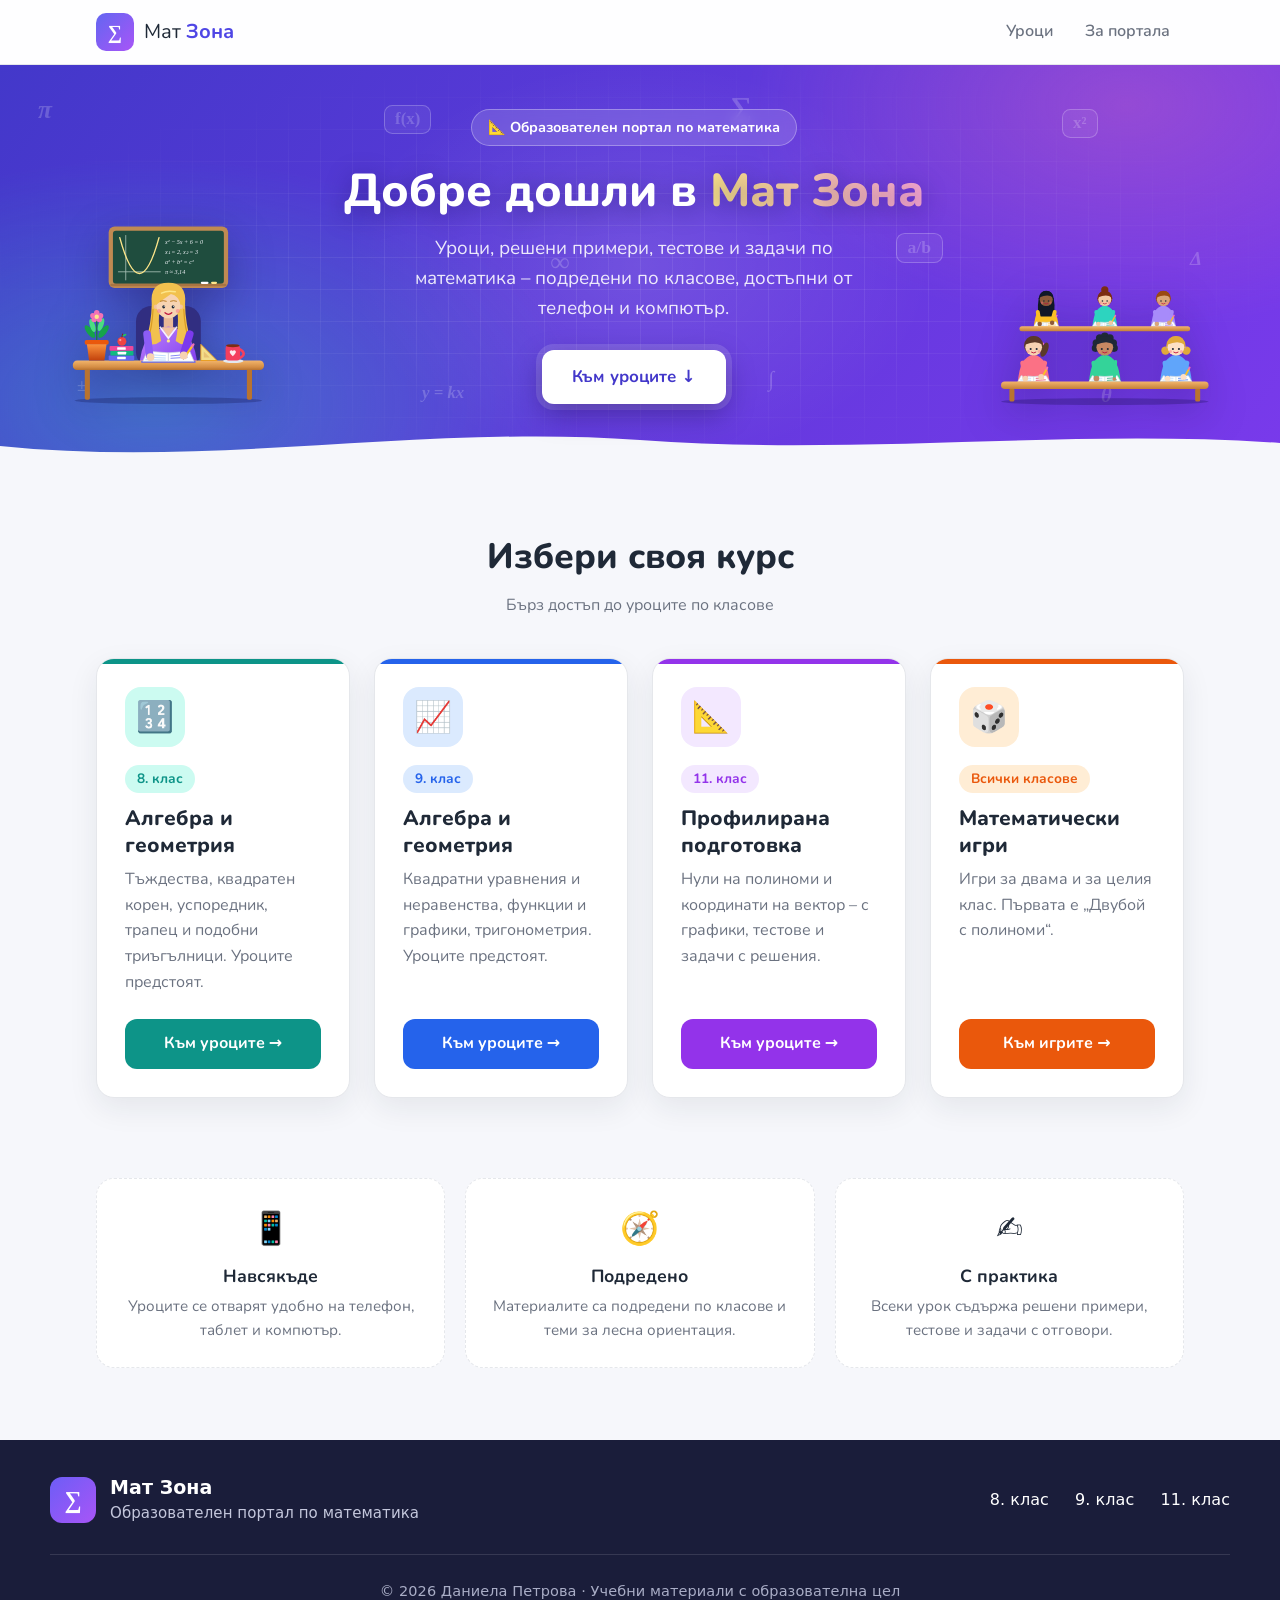
<file: index.html>
<!DOCTYPE html>
<html lang="bg">
<head>
<meta charset="UTF-8">
<meta name="viewport" content="width=device-width, initial-scale=1">
<meta name="theme-color" content="#4f46e5">
<meta name="description" content="Мат Зона – уроци по математика за 8., 9. и 11. клас: теория, решени примери, тестове, задачи и математически игри.">
<title>Мат Зона — Уроци по математика</title>
<link rel="preconnect" href="https://fonts.googleapis.com">
<link rel="preconnect" href="https://fonts.gstatic.com" crossorigin>
<link href="https://fonts.googleapis.com/css2?family=Nunito:wght@400;600;700;800&display=swap" rel="stylesheet">
<link rel="stylesheet" href="math.css?v=20261126m">
<link rel="stylesheet" href="footer.css?v=20261126m">
<link rel="icon" href="data:image/svg+xml,<svg xmlns='http://www.w3.org/2000/svg' viewBox='0 0 100 100'><text y='.9em' font-size='90'>∑</text></svg>">
</head>
<body class="home">
  <header class="site-header">
    <div class="container header-inner">
      <a href="./" class="logo" aria-label="Мат Зона — начало">
        <span class="logo-mark" aria-hidden="true">∑</span>
        <span class="logo-text">Мат <strong>Зона</strong></span>
      </a>
      <nav class="main-nav" aria-label="Основна навигация">
        <a href="#uroci">Уроци</a>
        <a href="#za-portala">За портала</a>
      </nav>
    </div>
  </header>

  <main>
    <section class="hero">
      <div class="hero-bg" aria-hidden="true">
        <span class="sym" style="--x:3%;--y:8%;--s:1.6rem;--t:9s;--d:-0s;--r:-8deg">π</span>
        <span class="sym sym--chip" style="--x:30%;--y:10%;--s:1.05rem;--t:11s;--d:-1.7s;--r:6deg">f(x)</span>
        <span class="sym" style="--x:57%;--y:7%;--s:1.9rem;--t:13s;--d:-3.4s;--r:4deg">∑</span>
        <span class="sym sym--chip" style="--x:83%;--y:11%;--s:1.05rem;--t:10s;--d:-5.1s;--r:-6deg">x²</span>
        <span class="sym" style="--x:15%;--y:44%;--s:1.3rem;--t:12s;--d:-6.8s;--r:7deg">√x</span>
        <span class="sym" style="--x:43%;--y:46%;--s:1.7rem;--t:9.5s;--d:-8.5s;--r:-5deg">∞</span>
        <span class="sym sym--chip" style="--x:70%;--y:42%;--s:1.1rem;--t:14s;--d:-0.2s;--r:5deg">a/b</span>
        <span class="sym" style="--x:93%;--y:46%;--s:1.2rem;--t:12.5s;--d:-1.9s;--r:-7deg">Δ</span>
        <span class="sym" style="--x:6%;--y:78%;--s:1.1rem;--t:15s;--d:-3.6s;--r:10deg">±</span>
        <span class="sym" style="--x:33%;--y:80%;--s:1.05rem;--t:11.5s;--d:-5.3s;--r:3deg">y = kx</span>
        <span class="sym" style="--x:60%;--y:76%;--s:1.35rem;--t:10.5s;--d:-7s;--r:-4deg">∫</span>
        <span class="sym" style="--x:86%;--y:80%;--s:1.3rem;--t:16s;--d:-8.7s;--r:-10deg">θ</span>
      </div>
      <div class="container hero-inner">
        <div class="hero-art hero-art--teacher" role="img" aria-label="Руса учителка пише в тетрадка на бюро с купчина тетрадки, пред дъска с формули">
<svg viewBox="0 -40 240 212" xmlns="http://www.w3.org/2000/svg" aria-hidden="true" focusable="false">
<defs>
<linearGradient id="tBlouse" x1="0" y1="0" x2="1" y2="1"><stop offset="0" stop-color="#c084fc"/><stop offset="1" stop-color="#7c3aed"/></linearGradient>
<linearGradient id="tDesk" x1="0" y1="0" x2="0" y2="1"><stop offset="0" stop-color="#f3b56b"/><stop offset=".7" stop-color="#d48d44"/><stop offset="1" stop-color="#b9732f"/></linearGradient>
<linearGradient id="tPot" x1="0" y1="0" x2="0" y2="1"><stop offset="0" stop-color="#fb923c"/><stop offset="1" stop-color="#c2410c"/></linearGradient>
</defs>
<ellipse cx="120" cy="167" rx="110" ry="4" fill="#0f0a3c" opacity=".25"/>
<rect x="22" y="128" width="6" height="38" rx="2" fill="#b9732f"/>
<rect x="212" y="128" width="6" height="38" rx="2" fill="#b9732f"/>
<!-- дъска с формули -->
<rect x="50" y="-37" width="140" height="72" rx="7" fill="#c08a52"/>
<rect x="55" y="-32" width="130" height="62" rx="3.5" fill="#1f4d3e"/>
<g stroke="#cfe3da" stroke-width="1" opacity=".75"><line x1="61" y1="16" x2="111" y2="16"/><line x1="70" y1="-27" x2="70" y2="26"/></g>
<path class="t-line" d="M63 -24 Q86 60 109 -24" fill="none" stroke="#fde68a" stroke-width="1.6" stroke-linecap="round"/>
<circle class="t-dot" cx="81" cy="16" r="1.9" fill="#fb7185"/><circle class="t-dot" cx="91" cy="16" r="1.9" fill="#fb7185"/>
<g font-family="Georgia,'Times New Roman',serif" font-style="italic" font-size="7.2" fill="#f1f5f9">
<text x="116" y="-17">x² − 5x + 6 = 0</text><text x="116" y="-5">x₁ = 2,  x₂ = 3</text>
<text x="116" y="7">a² + b² = c²</text><text x="116" y="19">π ≈ 3,14</text></g>
<rect x="52" y="30" width="136" height="3" rx="1.5" fill="#a87442"/>
<rect x="158" y="27.6" width="9" height="2.6" rx="1.2" fill="#fff"/><rect x="170" y="27.6" width="7" height="2.6" rx="1.2" fill="#fde68a"/>
<!-- стол и тяло -->
<rect x="82" y="56" width="76" height="72" rx="18" fill="#312e81"/>
<rect x="114.5" y="68" width="11" height="16" rx="3" fill="#eab896"/>
<path d="M86 128 Q88 84 120 80 Q152 84 154 128Z" fill="url(#tBlouse)"/>
<path d="M112 81 L120 93 L128 81Z" fill="#f2c29e"/>
<path d="M110 80.5 L120 94 L130 80.5" stroke="#fff" stroke-width="2" fill="none" stroke-linejoin="round" opacity=".9"/>
<circle cx="120" cy="97" r="1.9" fill="#fde68a"/>
<!-- глава с дълга руса коса -->
<g class="t-head">
<path d="M120 29 Q98 29 100.5 54 Q100 78 93 99 Q103 104 111.5 97 Q108 82 109 66 L131 66 Q132 82 128.5 97 Q137 104 147 99 Q140 78 139.5 54 Q142 29 120 29Z" fill="#f2c14e"/>
<path d="M102 60 Q101 82 95.5 97" stroke="#d99b22" stroke-width="1.4" fill="none" stroke-linecap="round"/>
<path d="M138 60 Q139 82 144.5 97" stroke="#d99b22" stroke-width="1.4" fill="none" stroke-linecap="round"/>
<circle cx="105.6" cy="57" r="2.7" fill="#f2c29e"/><circle cx="134.4" cy="57" r="2.7" fill="#f2c29e"/>
<ellipse cx="120" cy="55" rx="14" ry="15.5" fill="#f7d3b2"/>
<path d="M105.5 55 Q103 35 121 35 Q138 36 134.5 55 Q132 44 123 42 Q114 48 105.5 55Z" fill="#f2c14e"/>
<path d="M112 41 Q119 37.5 128 39.5" stroke="#fde68a" stroke-width="1.8" fill="none" stroke-linecap="round"/>
<path d="M110.5 50.5 Q114 49 117.5 50.5 M122.5 50.5 Q126 49 129.5 50.5" stroke="#b7791f" stroke-width="1.1" fill="none" stroke-linecap="round"/>
<g class="t-eyes"><ellipse cx="114.5" cy="57" rx="1.7" ry="1.9" fill="#1f2937"/><ellipse cx="125.5" cy="57" rx="1.7" ry="1.9" fill="#1f2937"/>
<circle cx="115.1" cy="56.4" r=".6" fill="#fff"/><circle cx="126.1" cy="56.4" r=".6" fill="#fff"/></g>
<circle cx="109" cy="62" r="2.4" fill="#fb7185" opacity=".5"/><circle cx="131" cy="62" r="2.4" fill="#fb7185" opacity=".5"/>
<path d="M116 64 Q120 67.8 124 64" stroke="#be123c" stroke-width="1.4" fill="none" stroke-linecap="round"/>
</g>
<!-- бюро -->
<rect x="8" y="120" width="224" height="11" rx="5" fill="url(#tDesk)"/>
<!-- отворена тетрадка -->
<path d="M89 121.6 L151 121.6" stroke="#6366f1" stroke-width="2" stroke-linecap="round"/>
<path d="M90 121 L95 109 L120 111 L120 121Z" fill="#fff" stroke="#cbd5e1" stroke-width=".8"/>
<path d="M120 121 L120 111 L145 109 L150 121Z" fill="#fff" stroke="#cbd5e1" stroke-width=".8"/>
<path d="M95.5 113 L117 114.4 M94.3 116 L117 117.1 M93 119 L117 119.5" stroke="#93c5fd" stroke-width=".7"/>
<path d="M123 114.6 L139 113.2 M123 117.4 L142 116.2" stroke="#6366f1" stroke-width=".9" stroke-linecap="round"/>
<!-- ръце: лявата върху тетрадката, дясната пише с молив -->
<line x1="95" y1="89" x2="98" y2="114" stroke="#8b5cf6" stroke-width="9" stroke-linecap="round"/>
<circle cx="99" cy="116" r="4.6" fill="#f7d3b2"/>
<g class="t-write">
<line x1="145" y1="89" x2="138" y2="112" stroke="#7c3aed" stroke-width="9" stroke-linecap="round"/>
<line x1="139" y1="116" x2="148" y2="103" stroke="#fbbf24" stroke-width="2.6" stroke-linecap="round"/>
<line x1="148" y1="103" x2="149.4" y2="101" stroke="#f472b6" stroke-width="2.6" stroke-linecap="round"/>
<line x1="139" y1="116" x2="137.7" y2="117.9" stroke="#78350f" stroke-width="1.6" stroke-linecap="round"/>
<circle cx="138" cy="114" r="4.6" fill="#f7d3b2"/>
</g>
<!-- символи, които „излитат“ от тетрадката -->
<g font-family="Georgia,'Times New Roman',serif" font-style="italic" font-weight="700" font-size="8" fill="#c4b5fd">
<text class="t-sym" style="--dx:-10px;--d:0s" x="84" y="106">x²</text>
<text class="t-sym" style="--dx:10px;--d:1.2s" x="150" y="104">π</text>
<text class="t-sym" style="--dx:-6px;--d:2.4s" x="80" y="96">+</text>
<text class="t-sym" style="--dx:8px;--d:3s" x="156" y="96">√</text>
</g>
<!-- купчина тетрадки и ябълка -->
<rect x="50" y="114" width="30" height="6" rx="1.2" fill="#6366f1"/><rect x="60" y="115.5" width="10" height="3" rx=".6" fill="#fff"/>
<rect x="52" y="108.5" width="27" height="5.5" rx="1.2" fill="#10b981"/><rect x="60.5" y="109.8" width="10" height="3" rx=".6" fill="#fff"/>
<rect x="51" y="103" width="28" height="5.5" rx="1.2" fill="#ec4899"/><rect x="60" y="104.3" width="10" height="3" rx=".6" fill="#fff"/>
<circle cx="65.5" cy="97.5" r="5.2" fill="#ef4444"/>
<path d="M65.5 92.5 L66.3 89" stroke="#7c2d12" stroke-width="1.2" stroke-linecap="round"/>
<ellipse cx="68.6" cy="90.2" rx="2.4" ry="1.2" fill="#22c55e" transform="rotate(-25 68.6 90.2)"/>
<circle cx="63.6" cy="96" r="1.3" fill="#fff" opacity=".5"/>
<!-- саксийно цвете -->
<g class="t-plant">
<line x1="36" y1="98" x2="36" y2="70" stroke="#15803d" stroke-width="1.6"/>
<ellipse cx="28" cy="86" rx="3.6" ry="9" fill="#16a34a" transform="rotate(-38 28 86)"/>
<ellipse cx="44" cy="86" rx="3.6" ry="9" fill="#16a34a" transform="rotate(38 44 86)"/>
<ellipse cx="31" cy="79" rx="3" ry="8" fill="#4ade80" transform="rotate(-18 31 79)"/>
<ellipse cx="41" cy="78" rx="3" ry="8" fill="#4ade80" transform="rotate(20 41 78)"/>
<g fill="#f472b6"><circle cx="36" cy="64" r="3.2"/><circle cx="31.5" cy="67.5" r="3.2"/><circle cx="40.5" cy="67.5" r="3.2"/><circle cx="33" cy="72" r="3.2"/><circle cx="39" cy="72" r="3.2"/></g>
<circle cx="36" cy="68.6" r="2.6" fill="#fde68a"/>
</g>
<rect x="22" y="96" width="28" height="5.5" rx="2" fill="#ea580c"/>
<path d="M24.5 101 L47.5 101 L45 120 L27 120Z" fill="url(#tPot)"/>
<!-- триъгълник за чертане -->
<path d="M158 120 L158 101 L177 120Z" fill="#fde68a" stroke="#f59e0b" stroke-width="1" stroke-linejoin="round" opacity=".95"/>
<path d="M161.5 116.5 L161.5 109.5 L168.5 116.5Z" fill="#d48d44" opacity=".35"/>
<!-- кафе -->
<ellipse cx="196" cy="120.5" rx="12" ry="2.4" fill="#e2e8f0"/>
<path d="M204 107 Q212.5 112 204 117" stroke="#f43f5e" stroke-width="3" fill="none" stroke-linecap="round"/>
<rect x="187" y="102" width="17" height="18" rx="3.5" fill="#f43f5e"/>
<ellipse cx="195.5" cy="102.6" rx="7.9" ry="1.8" fill="#7c2d12"/>
<path d="M195.5 115 Q190 110.5 192.8 108.4 Q194.7 107.3 195.5 109.2 Q196.3 107.3 198.2 108.4 Q201 110.5 195.5 115Z" fill="#fff" opacity=".9"/>
<g stroke="#fff" stroke-width="1.6" fill="none" stroke-linecap="round">
<path class="t-steam" d="M191 98 Q188.5 93.5 191 89"/><path class="t-steam" style="--d:.7s" d="M195.5 98 Q198 93 195.5 87.5"/><path class="t-steam" style="--d:1.4s" d="M200 98 Q197.5 93.5 200 89"/>
</g>
</svg>
        </div>
        <div class="hero-text">
          <p class="hero-badge">📐 Образователен портал по математика</p>
          <h1>Добре дошли в <span class="accent">Мат Зона</span></h1>
          <p class="hero-lead">Уроци, решени примери, тестове и задачи по математика – подредени по класове, достъпни от телефон и компютър.</p>
          <a href="#uroci" class="btn btn-hero btn-lg">Към уроците <span class="btn-arrow" aria-hidden="true">↓</span></a>
        </div>
        <div class="hero-art hero-art--class" role="img" aria-label="Ученици на два реда чинове пишат в тетрадки">
<svg viewBox="0 0 260 178" xmlns="http://www.w3.org/2000/svg" aria-hidden="true" focusable="false">
<defs><linearGradient id="sDesk" x1="0" y1="0" x2="0" y2="1"><stop offset="0" stop-color="#f3b56b"/><stop offset="1" stop-color="#c47f38"/></linearGradient></defs>
<ellipse cx="130" cy="174" rx="124" ry="4" fill="#0f0a3c" opacity=".25"/>
<g transform="translate(60,84) scale(0.78)"><g class="st" style="--d:1.1s"><path d="M-19 2 Q-17 -30 0 -32 Q17 -30 19 2Z" fill="#fbbf24"/><g class="s-head"><path d="M-11.5 -43 Q-15 -20 -9 -15 L9 -15 Q15 -20 11.5 -43Z" fill="#111827"/><circle cx="0" cy="-43" r="11.5" fill="#111827"/><circle cx="0" cy="-41" r="10" fill="#8d5a3b"/><path d="M-10.5 -44 Q-8 -55 0 -54 Q9 -55 10.5 -44 Q3 -50 -10.5 -44Z" fill="#111827"/><g class="s-eyes"><circle cx="-3.6" cy="-38.8" r="1.25" fill="#1f2937"/><circle cx="3.6" cy="-38.8" r="1.25" fill="#1f2937"/></g><circle cx="-6.5" cy="-36" r="1.8" fill="#fb7185" opacity=".45"/><circle cx="6.5" cy="-36" r="1.8" fill="#fb7185" opacity=".45"/><path d="M-2.6 -35 Q0 -33 2.6 -35" stroke="#be123c" stroke-width="1.1" fill="none" stroke-linecap="round"/></g><path d="M-19 0 L-15 -7 L0 -6 L15 -7 L19 0Z" fill="#fff" stroke="#cbd5e1" stroke-width=".8"/><path d="M0 -6 L0 0" stroke="#cbd5e1" stroke-width=".8"/><path d="M-14 -4.3 L-3 -3.8 M-16 -1.8 L-3 -1.4" stroke="#93c5fd" stroke-width=".6"/><path d="M3 -3.8 L12 -4.4 M3 -1.4 L14 -2" stroke="#f59e0b" stroke-width=".8" stroke-linecap="round"/><line x1="-13" y1="-22" x2="-10" y2="-5" stroke="#fbbf24" stroke-width="6" stroke-linecap="round"/><circle cx="-10" cy="-3.5" r="3.4" fill="#8d5a3b"/><g class="s-write"><line x1="13" y1="-22" x2="9" y2="-7" stroke="#fbbf24" stroke-width="6" stroke-linecap="round"/><line x1="10" y1="-5" x2="15.5" y2="-15" stroke="#fbbf24" stroke-width="2.2" stroke-linecap="round"/><line x1="15.5" y1="-15" x2="16.4" y2="-16.7" stroke="#f472b6" stroke-width="2.2" stroke-linecap="round"/><line x1="10" y1="-5" x2="9.2" y2="-3.3" stroke="#78350f" stroke-width="1.3" stroke-linecap="round"/><circle cx="9" cy="-5.5" r="3.4" fill="#8d5a3b"/></g></g></g>
<g transform="translate(130,84) scale(0.78)"><g class="st" style="--d:0.4s"><path d="M-19 2 Q-17 -30 0 -32 Q17 -30 19 2Z" fill="#2dd4bf"/><g class="s-head"><circle cx="0" cy="-56" r="5.5" fill="#7c2d12"/><circle cx="0" cy="-43" r="11.5" fill="#7c2d12"/><circle cx="0" cy="-41" r="10" fill="#f2c9a5"/><path d="M-10.5 -44 Q-8 -55 0 -54 Q9 -55 10.5 -44 Q3 -50 -10.5 -44Z" fill="#7c2d12"/><g class="s-eyes"><circle cx="-3.6" cy="-38.8" r="1.25" fill="#1f2937"/><circle cx="3.6" cy="-38.8" r="1.25" fill="#1f2937"/></g><circle cx="-6.5" cy="-36" r="1.8" fill="#fb7185" opacity=".45"/><circle cx="6.5" cy="-36" r="1.8" fill="#fb7185" opacity=".45"/><path d="M-2.6 -35 Q0 -33 2.6 -35" stroke="#be123c" stroke-width="1.1" fill="none" stroke-linecap="round"/></g><path d="M-19 0 L-15 -7 L0 -6 L15 -7 L19 0Z" fill="#fff" stroke="#cbd5e1" stroke-width=".8"/><path d="M0 -6 L0 0" stroke="#cbd5e1" stroke-width=".8"/><path d="M-14 -4.3 L-3 -3.8 M-16 -1.8 L-3 -1.4" stroke="#93c5fd" stroke-width=".6"/><path d="M3 -3.8 L12 -4.4 M3 -1.4 L14 -2" stroke="#0d9488" stroke-width=".8" stroke-linecap="round"/><line x1="-13" y1="-22" x2="-10" y2="-5" stroke="#2dd4bf" stroke-width="6" stroke-linecap="round"/><circle cx="-10" cy="-3.5" r="3.4" fill="#f2c9a5"/><g class="s-write"><line x1="13" y1="-22" x2="9" y2="-7" stroke="#2dd4bf" stroke-width="6" stroke-linecap="round"/><line x1="10" y1="-5" x2="15.5" y2="-15" stroke="#fbbf24" stroke-width="2.2" stroke-linecap="round"/><line x1="15.5" y1="-15" x2="16.4" y2="-16.7" stroke="#f472b6" stroke-width="2.2" stroke-linecap="round"/><line x1="10" y1="-5" x2="9.2" y2="-3.3" stroke="#78350f" stroke-width="1.3" stroke-linecap="round"/><circle cx="9" cy="-5.5" r="3.4" fill="#f2c9a5"/></g></g></g>
<g transform="translate(200,84) scale(0.78)"><g class="st" style="--d:1.6s"><path d="M-19 2 Q-17 -30 0 -32 Q17 -30 19 2Z" fill="#a78bfa"/><g class="s-head"><circle cx="0" cy="-43" r="11.5" fill="#9a4a14"/><circle cx="0" cy="-41" r="10" fill="#d9a679"/><path d="M-10.5 -44 Q-8 -55 0 -54 Q9 -55 10.5 -44 Q3 -50 -10.5 -44Z" fill="#9a4a14"/><g class="s-eyes"><circle cx="-3.6" cy="-38.8" r="1.25" fill="#1f2937"/><circle cx="3.6" cy="-38.8" r="1.25" fill="#1f2937"/></g><circle cx="-6.5" cy="-36" r="1.8" fill="#fb7185" opacity=".45"/><circle cx="6.5" cy="-36" r="1.8" fill="#fb7185" opacity=".45"/><path d="M-2.6 -35 Q0 -33 2.6 -35" stroke="#be123c" stroke-width="1.1" fill="none" stroke-linecap="round"/></g><path d="M-19 0 L-15 -7 L0 -6 L15 -7 L19 0Z" fill="#fff" stroke="#cbd5e1" stroke-width=".8"/><path d="M0 -6 L0 0" stroke="#cbd5e1" stroke-width=".8"/><path d="M-14 -4.3 L-3 -3.8 M-16 -1.8 L-3 -1.4" stroke="#93c5fd" stroke-width=".6"/><path d="M3 -3.8 L12 -4.4 M3 -1.4 L14 -2" stroke="#7c3aed" stroke-width=".8" stroke-linecap="round"/><line x1="-13" y1="-22" x2="-10" y2="-5" stroke="#a78bfa" stroke-width="6" stroke-linecap="round"/><circle cx="-10" cy="-3.5" r="3.4" fill="#d9a679"/><g class="s-write"><line x1="13" y1="-22" x2="9" y2="-7" stroke="#a78bfa" stroke-width="6" stroke-linecap="round"/><line x1="10" y1="-5" x2="15.5" y2="-15" stroke="#fbbf24" stroke-width="2.2" stroke-linecap="round"/><line x1="15.5" y1="-15" x2="16.4" y2="-16.7" stroke="#f472b6" stroke-width="2.2" stroke-linecap="round"/><line x1="10" y1="-5" x2="9.2" y2="-3.3" stroke="#78350f" stroke-width="1.3" stroke-linecap="round"/><circle cx="9" cy="-5.5" r="3.4" fill="#d9a679"/></g></g></g>
<rect x="28" y="84" width="204" height="6" rx="3" fill="url(#sDesk)"/>
<rect x="16" y="158" width="6" height="16" rx="2" fill="#b9732f"/><rect x="238" y="158" width="6" height="16" rx="2" fill="#b9732f"/>
<g transform="translate(45,150) scale(1)"><g class="st" style="--d:0s"><path d="M-19 2 Q-17 -30 0 -32 Q17 -30 19 2Z" fill="#fb7185"/><g class="s-head"><ellipse cx="13" cy="-38" rx="4" ry="9" fill="#5b3a29" transform="rotate(22 13 -38)"/><circle cx="10.5" cy="-45" r="2" fill="#f472b6"/><circle cx="0" cy="-43" r="11.5" fill="#5b3a29"/><circle cx="0" cy="-41" r="10" fill="#f7d3b2"/><path d="M-10.5 -44 Q-8 -55 0 -54 Q9 -55 10.5 -44 Q3 -50 -10.5 -44Z" fill="#5b3a29"/><g class="s-eyes"><circle cx="-3.6" cy="-38.8" r="1.25" fill="#1f2937"/><circle cx="3.6" cy="-38.8" r="1.25" fill="#1f2937"/></g><circle cx="-6.5" cy="-36" r="1.8" fill="#fb7185" opacity=".45"/><circle cx="6.5" cy="-36" r="1.8" fill="#fb7185" opacity=".45"/><path d="M-2.6 -35 Q0 -33 2.6 -35" stroke="#be123c" stroke-width="1.1" fill="none" stroke-linecap="round"/></g><path d="M-19 0 L-15 -7 L0 -6 L15 -7 L19 0Z" fill="#fff" stroke="#cbd5e1" stroke-width=".8"/><path d="M0 -6 L0 0" stroke="#cbd5e1" stroke-width=".8"/><path d="M-14 -4.3 L-3 -3.8 M-16 -1.8 L-3 -1.4" stroke="#93c5fd" stroke-width=".6"/><path d="M3 -3.8 L12 -4.4 M3 -1.4 L14 -2" stroke="#e11d48" stroke-width=".8" stroke-linecap="round"/><line x1="-13" y1="-22" x2="-10" y2="-5" stroke="#fb7185" stroke-width="6" stroke-linecap="round"/><circle cx="-10" cy="-3.5" r="3.4" fill="#f7d3b2"/><g class="s-write"><line x1="13" y1="-22" x2="9" y2="-7" stroke="#fb7185" stroke-width="6" stroke-linecap="round"/><line x1="10" y1="-5" x2="15.5" y2="-15" stroke="#fbbf24" stroke-width="2.2" stroke-linecap="round"/><line x1="15.5" y1="-15" x2="16.4" y2="-16.7" stroke="#f472b6" stroke-width="2.2" stroke-linecap="round"/><line x1="10" y1="-5" x2="9.2" y2="-3.3" stroke="#78350f" stroke-width="1.3" stroke-linecap="round"/><circle cx="9" cy="-5.5" r="3.4" fill="#f7d3b2"/></g></g></g>
<g transform="translate(130,150) scale(1)"><g class="st" style="--d:0.7s"><path d="M-19 2 Q-17 -30 0 -32 Q17 -30 19 2Z" fill="#34d399"/><g class="s-head"><circle cx="-10" cy="-46" r="4.6" fill="#1f2937"/><circle cx="-6" cy="-52" r="4.6" fill="#1f2937"/><circle cx="0" cy="-54" r="4.6" fill="#1f2937"/><circle cx="6" cy="-52" r="4.6" fill="#1f2937"/><circle cx="10" cy="-46" r="4.6" fill="#1f2937"/><circle cx="-11" cy="-40" r="4.6" fill="#1f2937"/><circle cx="11" cy="-40" r="4.6" fill="#1f2937"/><circle cx="0" cy="-43" r="11.5" fill="#1f2937"/><circle cx="0" cy="-41" r="10" fill="#c68863"/><path d="M-10.5 -44 Q-8 -55 0 -54 Q9 -55 10.5 -44 Q3 -50 -10.5 -44Z" fill="#1f2937"/><g class="s-eyes"><circle cx="-3.6" cy="-38.8" r="1.25" fill="#1f2937"/><circle cx="3.6" cy="-38.8" r="1.25" fill="#1f2937"/></g><circle cx="-6.5" cy="-36" r="1.8" fill="#fb7185" opacity=".45"/><circle cx="6.5" cy="-36" r="1.8" fill="#fb7185" opacity=".45"/><path d="M-2.6 -35 Q0 -33 2.6 -35" stroke="#be123c" stroke-width="1.1" fill="none" stroke-linecap="round"/></g><path d="M-19 0 L-15 -7 L0 -6 L15 -7 L19 0Z" fill="#fff" stroke="#cbd5e1" stroke-width=".8"/><path d="M0 -6 L0 0" stroke="#cbd5e1" stroke-width=".8"/><path d="M-14 -4.3 L-3 -3.8 M-16 -1.8 L-3 -1.4" stroke="#93c5fd" stroke-width=".6"/><path d="M3 -3.8 L12 -4.4 M3 -1.4 L14 -2" stroke="#059669" stroke-width=".8" stroke-linecap="round"/><line x1="-13" y1="-22" x2="-10" y2="-5" stroke="#34d399" stroke-width="6" stroke-linecap="round"/><circle cx="-10" cy="-3.5" r="3.4" fill="#c68863"/><g transform="translate(13,-24)"><g class="s-raise"><line x1="0" y1="0" x2="9" y2="-34" stroke="#34d399" stroke-width="6.5" stroke-linecap="round"/><circle cx="9.5" cy="-37" r="4" fill="#c68863"/></g></g></g></g>
<g transform="translate(215,150) scale(1)"><g class="st" style="--d:1.3s"><path d="M-19 2 Q-17 -30 0 -32 Q17 -30 19 2Z" fill="#60a5fa"/><g class="s-head"><circle cx="-12.5" cy="-37" r="5" fill="#e0a93b"/><circle cx="12.5" cy="-37" r="5" fill="#e0a93b"/><circle cx="-10" cy="-41" r="1.6" fill="#a78bfa"/><circle cx="10" cy="-41" r="1.6" fill="#a78bfa"/><circle cx="0" cy="-43" r="11.5" fill="#e0a93b"/><circle cx="0" cy="-41" r="10" fill="#fde0c5"/><path d="M-10.5 -44 Q-8 -55 0 -54 Q9 -55 10.5 -44 Q3 -50 -10.5 -44Z" fill="#e0a93b"/><g class="s-eyes"><circle cx="-3.6" cy="-38.8" r="1.25" fill="#1f2937"/><circle cx="3.6" cy="-38.8" r="1.25" fill="#1f2937"/></g><circle cx="-6.5" cy="-36" r="1.8" fill="#fb7185" opacity=".45"/><circle cx="6.5" cy="-36" r="1.8" fill="#fb7185" opacity=".45"/><path d="M-2.6 -35 Q0 -33 2.6 -35" stroke="#be123c" stroke-width="1.1" fill="none" stroke-linecap="round"/></g><path d="M-19 0 L-15 -7 L0 -6 L15 -7 L19 0Z" fill="#fff" stroke="#cbd5e1" stroke-width=".8"/><path d="M0 -6 L0 0" stroke="#cbd5e1" stroke-width=".8"/><path d="M-14 -4.3 L-3 -3.8 M-16 -1.8 L-3 -1.4" stroke="#93c5fd" stroke-width=".6"/><path d="M3 -3.8 L12 -4.4 M3 -1.4 L14 -2" stroke="#2563eb" stroke-width=".8" stroke-linecap="round"/><line x1="-13" y1="-22" x2="-10" y2="-5" stroke="#60a5fa" stroke-width="6" stroke-linecap="round"/><circle cx="-10" cy="-3.5" r="3.4" fill="#fde0c5"/><g class="s-write"><line x1="13" y1="-22" x2="9" y2="-7" stroke="#60a5fa" stroke-width="6" stroke-linecap="round"/><line x1="10" y1="-5" x2="15.5" y2="-15" stroke="#fbbf24" stroke-width="2.2" stroke-linecap="round"/><line x1="15.5" y1="-15" x2="16.4" y2="-16.7" stroke="#f472b6" stroke-width="2.2" stroke-linecap="round"/><line x1="10" y1="-5" x2="9.2" y2="-3.3" stroke="#78350f" stroke-width="1.3" stroke-linecap="round"/><circle cx="9" cy="-5.5" r="3.4" fill="#fde0c5"/></g></g></g>
<rect x="6" y="150" width="248" height="9" rx="4.5" fill="url(#sDesk)"/>
</svg>
        </div>
      </div>
      <svg class="hero-wave" viewBox="0 0 1440 60" preserveAspectRatio="none" aria-hidden="true" focusable="false"><path d="M0 34 C240 64 480 4 720 26 C960 48 1200 10 1440 30 L1440 60 L0 60Z"/></svg>
    </section>

    <section id="uroci" class="lessons">
      <div class="container">
        <h2 class="section-title">Избери своя курс</h2>
        <p class="section-subtitle">Бърз достъп до уроците по класове</p>
        <div class="cards">
          <article class="card card--teal">
            <div class="card-icon" aria-hidden="true">🔢</div>
            <span class="card-tag">8. клас</span>
            <h3>Алгебра и геометрия</h3>
            <p>Тъждества, квадратен корен, успоредник, трапец и подобни триъгълници. Уроците предстоят.</p>
            <a href="8-klas/index.html" class="btn btn-card">Към уроците →</a>
          </article>

          <article class="card card--blue">
            <div class="card-icon" aria-hidden="true">📈</div>
            <span class="card-tag">9. клас</span>
            <h3>Алгебра и геометрия</h3>
            <p>Квадратни уравнения и неравенства, функции и графики, тригонометрия. Уроците предстоят.</p>
            <a href="9-klas/index.html" class="btn btn-card">Към уроците →</a>
          </article>

          <article class="card card--purple">
            <div class="card-icon" aria-hidden="true">📐</div>
            <span class="card-tag">11. клас</span>
            <h3>Профилирана подготовка</h3>
            <p>Нули на полиноми и координати на вектор – с графики, тестове и задачи с решения.</p>
            <a href="11-klas/index.html" class="btn btn-card">Към уроците →</a>
          </article>

          <article class="card card--orange">
            <div class="card-icon" aria-hidden="true">🎲</div>
            <span class="card-tag">Всички класове</span>
            <h3>Математически игри</h3>
            <p>Игри за двама и за целия клас. Първата е „Двубой с полиноми“.</p>
            <a href="igri/index.html" class="btn btn-card">Към игрите →</a>
          </article>
        </div>
      </div>
    </section>

    <section id="za-portala" class="about">
      <div class="container about-grid">
        <div class="about-item"><span class="about-icon" aria-hidden="true">📱</span><h3>Навсякъде</h3><p>Уроците се отварят удобно на телефон, таблет и компютър.</p></div>
        <div class="about-item"><span class="about-icon" aria-hidden="true">🧭</span><h3>Подредено</h3><p>Материалите са подредени по класове и теми за лесна ориентация.</p></div>
        <div class="about-item"><span class="about-icon" aria-hidden="true">✍️</span><h3>С практика</h3><p>Всеки урок съдържа решени примери, тестове и задачи с отговори.</p></div>
      </div>
    </section>
  </main>

<footer class="site-footer">
  <div class="sf-inner">
    <div class="sf-top">
      <div class="sf-brand">
        <div class="sf-logo" aria-hidden="true">∑</div>
        <div class="sf-brand-text">
          <div class="sf-name">Мат Зона</div>
          <div class="sf-tagline">Образователен портал по математика</div>
        </div>
      </div>
      <ul class="sf-links" aria-label="Навигация във футъра">
        <li><a href="8-klas/index.html">8. клас</a></li>
        <li><a href="9-klas/index.html">9. клас</a></li>
        <li><a href="11-klas/index.html">11. клас</a></li>
      </ul>
    </div>
    <div class="sf-copy">© 2026 Даниела Петрова · Учебни материали с образователна цел</div>
  </div>
</footer>

<script src="totop.js?v=20261126m" defer></script>
</body>
</html>
</file>
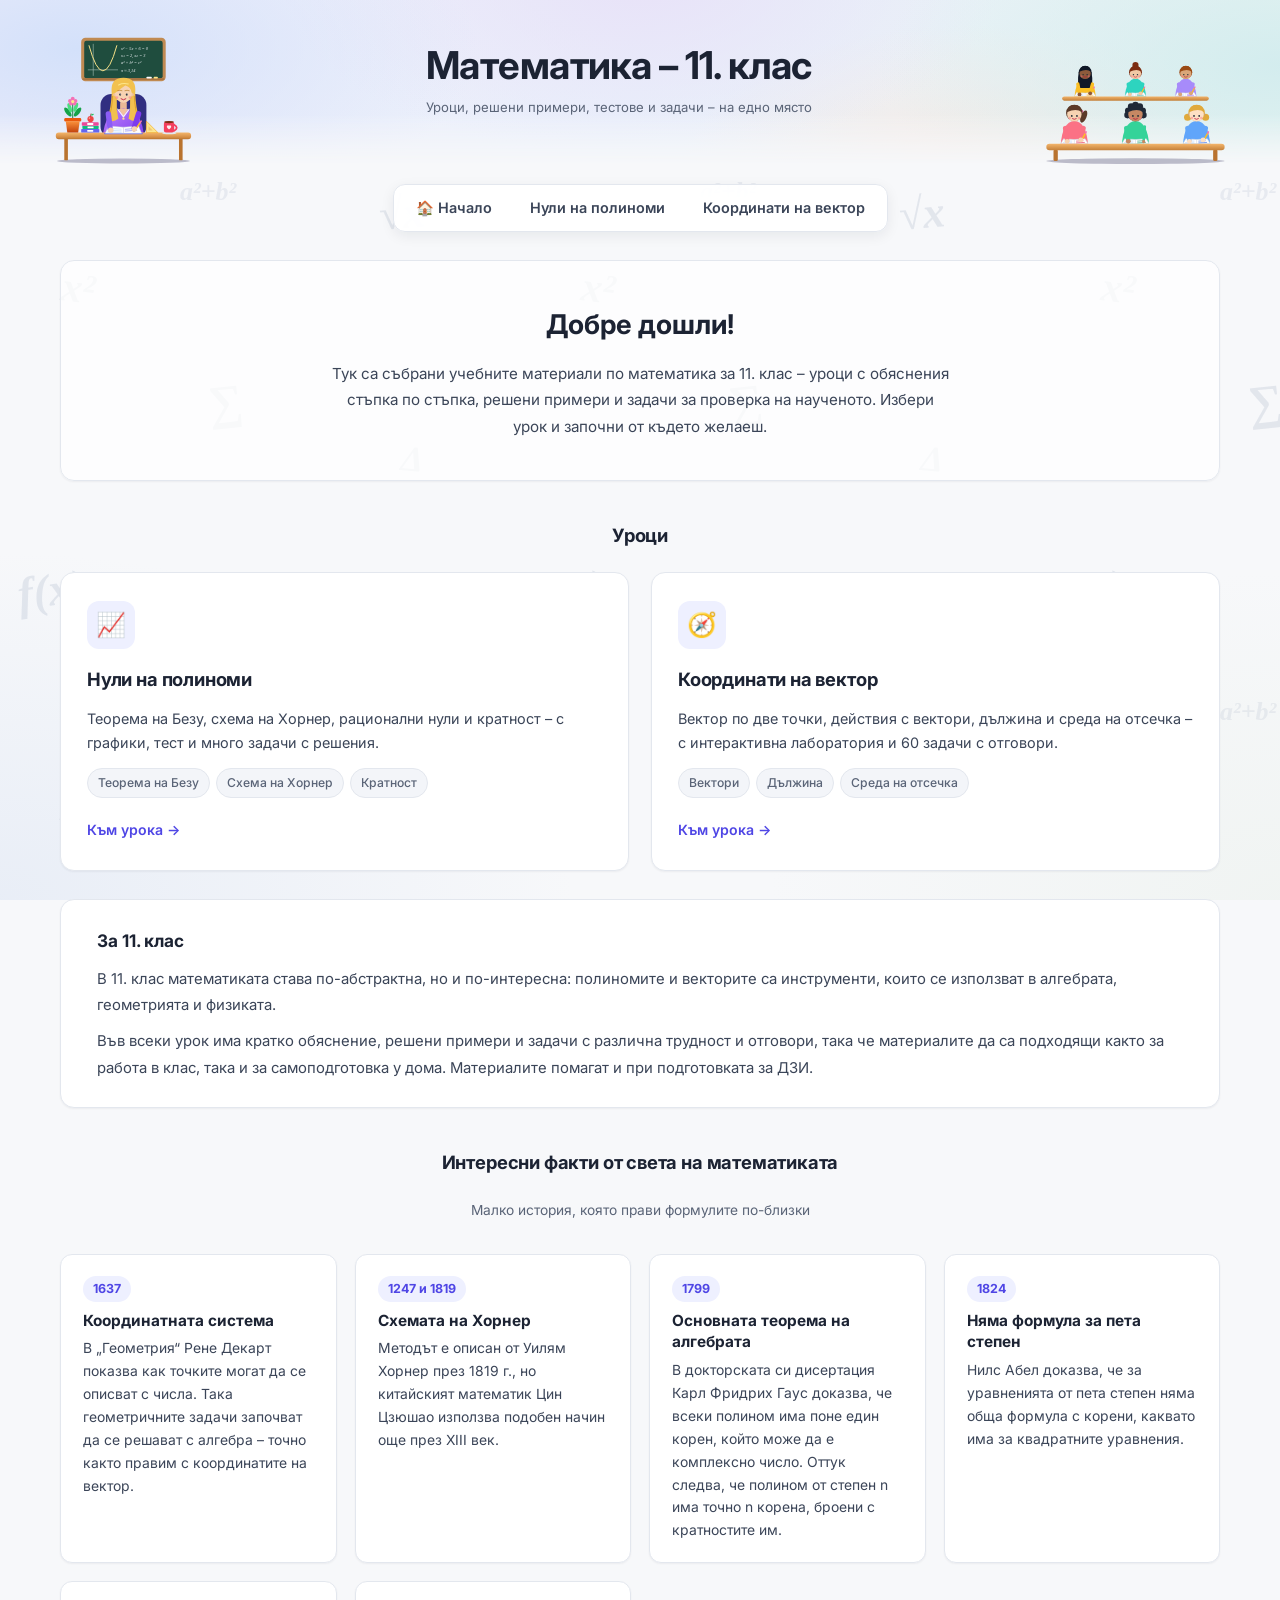
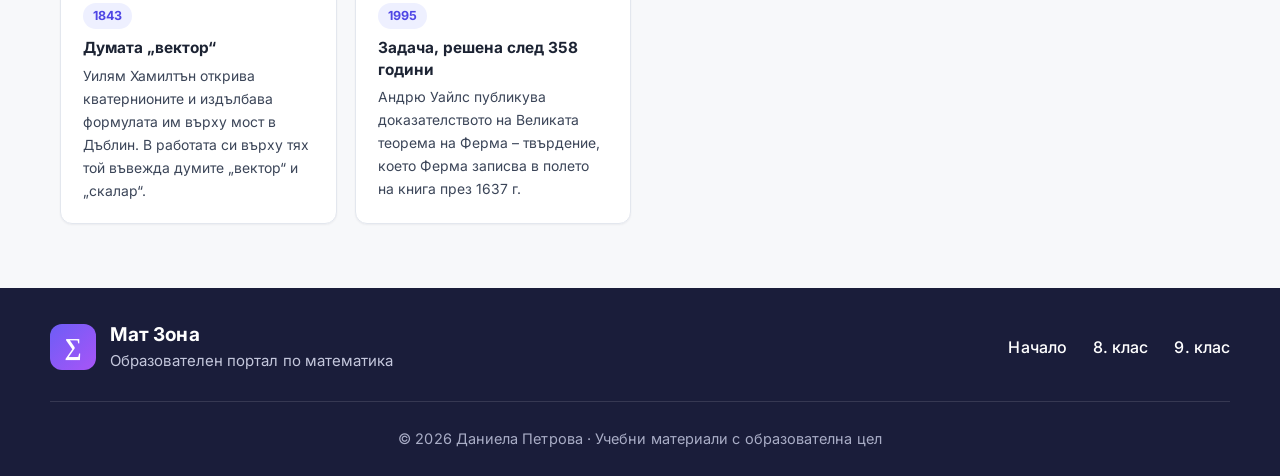
<file: 11-klas/index.html>
<!DOCTYPE html>
<html lang="bg">
<head>
<meta charset="UTF-8">
<meta name="viewport" content="width=device-width, initial-scale=1">
<meta name="theme-color" content="#eef1fa">
<title>Математика – 11. клас – Мат Зона</title>
<link rel="preconnect" href="https://fonts.googleapis.com">
<link rel="preconnect" href="https://fonts.gstatic.com" crossorigin>
<link href="https://fonts.googleapis.com/css2?family=Inter:wght@400;500;600;700;800&display=swap" rel="stylesheet">
<link rel="stylesheet" href="../math.css?v=20261126m">
<link rel="stylesheet" href="../footer.css?v=20261126m">
<link rel="icon" href="data:image/svg+xml,<svg xmlns='http://www.w3.org/2000/svg' viewBox='0 0 100 100'><text y='.9em' font-size='90'>∑</text></svg>">
</head>
<body class="klas">
<header class="kh">
  <div class="hd-art hd-girl" role="img" aria-label="Руса учителка пише в тетрадка">
<svg viewBox="0 -40 240 212" xmlns="http://www.w3.org/2000/svg" aria-hidden="true" focusable="false">
<defs>
<linearGradient id="tBlouse" x1="0" y1="0" x2="1" y2="1"><stop offset="0" stop-color="#c084fc"/><stop offset="1" stop-color="#7c3aed"/></linearGradient>
<linearGradient id="tDesk" x1="0" y1="0" x2="0" y2="1"><stop offset="0" stop-color="#f3b56b"/><stop offset=".7" stop-color="#d48d44"/><stop offset="1" stop-color="#b9732f"/></linearGradient>
<linearGradient id="tPot" x1="0" y1="0" x2="0" y2="1"><stop offset="0" stop-color="#fb923c"/><stop offset="1" stop-color="#c2410c"/></linearGradient>
</defs>
<ellipse cx="120" cy="167" rx="110" ry="4" fill="#0f0a3c" opacity=".25"/>
<rect x="22" y="128" width="6" height="38" rx="2" fill="#b9732f"/>
<rect x="212" y="128" width="6" height="38" rx="2" fill="#b9732f"/>
<!-- дъска с формули -->
<rect x="50" y="-37" width="140" height="72" rx="7" fill="#c08a52"/>
<rect x="55" y="-32" width="130" height="62" rx="3.5" fill="#1f4d3e"/>
<g stroke="#cfe3da" stroke-width="1" opacity=".75"><line x1="61" y1="16" x2="111" y2="16"/><line x1="70" y1="-27" x2="70" y2="26"/></g>
<path class="t-line" d="M63 -24 Q86 60 109 -24" fill="none" stroke="#fde68a" stroke-width="1.6" stroke-linecap="round"/>
<circle class="t-dot" cx="81" cy="16" r="1.9" fill="#fb7185"/><circle class="t-dot" cx="91" cy="16" r="1.9" fill="#fb7185"/>
<g font-family="Georgia,'Times New Roman',serif" font-style="italic" font-size="7.2" fill="#f1f5f9">
<text x="116" y="-17">x² − 5x + 6 = 0</text><text x="116" y="-5">x₁ = 2,  x₂ = 3</text>
<text x="116" y="7">a² + b² = c²</text><text x="116" y="19">π ≈ 3,14</text></g>
<rect x="52" y="30" width="136" height="3" rx="1.5" fill="#a87442"/>
<rect x="158" y="27.6" width="9" height="2.6" rx="1.2" fill="#fff"/><rect x="170" y="27.6" width="7" height="2.6" rx="1.2" fill="#fde68a"/>
<!-- стол и тяло -->
<rect x="82" y="56" width="76" height="72" rx="18" fill="#312e81"/>
<rect x="114.5" y="68" width="11" height="16" rx="3" fill="#eab896"/>
<path d="M86 128 Q88 84 120 80 Q152 84 154 128Z" fill="url(#tBlouse)"/>
<path d="M112 81 L120 93 L128 81Z" fill="#f2c29e"/>
<path d="M110 80.5 L120 94 L130 80.5" stroke="#fff" stroke-width="2" fill="none" stroke-linejoin="round" opacity=".9"/>
<circle cx="120" cy="97" r="1.9" fill="#fde68a"/>
<!-- глава с дълга руса коса -->
<g class="t-head">
<path d="M120 29 Q98 29 100.5 54 Q100 78 93 99 Q103 104 111.5 97 Q108 82 109 66 L131 66 Q132 82 128.5 97 Q137 104 147 99 Q140 78 139.5 54 Q142 29 120 29Z" fill="#f2c14e"/>
<path d="M102 60 Q101 82 95.5 97" stroke="#d99b22" stroke-width="1.4" fill="none" stroke-linecap="round"/>
<path d="M138 60 Q139 82 144.5 97" stroke="#d99b22" stroke-width="1.4" fill="none" stroke-linecap="round"/>
<circle cx="105.6" cy="57" r="2.7" fill="#f2c29e"/><circle cx="134.4" cy="57" r="2.7" fill="#f2c29e"/>
<ellipse cx="120" cy="55" rx="14" ry="15.5" fill="#f7d3b2"/>
<path d="M105.5 55 Q103 35 121 35 Q138 36 134.5 55 Q132 44 123 42 Q114 48 105.5 55Z" fill="#f2c14e"/>
<path d="M112 41 Q119 37.5 128 39.5" stroke="#fde68a" stroke-width="1.8" fill="none" stroke-linecap="round"/>
<path d="M110.5 50.5 Q114 49 117.5 50.5 M122.5 50.5 Q126 49 129.5 50.5" stroke="#b7791f" stroke-width="1.1" fill="none" stroke-linecap="round"/>
<g class="t-eyes"><ellipse cx="114.5" cy="57" rx="1.7" ry="1.9" fill="#1f2937"/><ellipse cx="125.5" cy="57" rx="1.7" ry="1.9" fill="#1f2937"/>
<circle cx="115.1" cy="56.4" r=".6" fill="#fff"/><circle cx="126.1" cy="56.4" r=".6" fill="#fff"/></g>
<circle cx="109" cy="62" r="2.4" fill="#fb7185" opacity=".5"/><circle cx="131" cy="62" r="2.4" fill="#fb7185" opacity=".5"/>
<path d="M116 64 Q120 67.8 124 64" stroke="#be123c" stroke-width="1.4" fill="none" stroke-linecap="round"/>
</g>
<!-- бюро -->
<rect x="8" y="120" width="224" height="11" rx="5" fill="url(#tDesk)"/>
<!-- отворена тетрадка -->
<path d="M89 121.6 L151 121.6" stroke="#6366f1" stroke-width="2" stroke-linecap="round"/>
<path d="M90 121 L95 109 L120 111 L120 121Z" fill="#fff" stroke="#cbd5e1" stroke-width=".8"/>
<path d="M120 121 L120 111 L145 109 L150 121Z" fill="#fff" stroke="#cbd5e1" stroke-width=".8"/>
<path d="M95.5 113 L117 114.4 M94.3 116 L117 117.1 M93 119 L117 119.5" stroke="#93c5fd" stroke-width=".7"/>
<path d="M123 114.6 L139 113.2 M123 117.4 L142 116.2" stroke="#6366f1" stroke-width=".9" stroke-linecap="round"/>
<!-- ръце: лявата върху тетрадката, дясната пише с молив -->
<line x1="95" y1="89" x2="98" y2="114" stroke="#8b5cf6" stroke-width="9" stroke-linecap="round"/>
<circle cx="99" cy="116" r="4.6" fill="#f7d3b2"/>
<g class="t-write">
<line x1="145" y1="89" x2="138" y2="112" stroke="#7c3aed" stroke-width="9" stroke-linecap="round"/>
<line x1="139" y1="116" x2="148" y2="103" stroke="#fbbf24" stroke-width="2.6" stroke-linecap="round"/>
<line x1="148" y1="103" x2="149.4" y2="101" stroke="#f472b6" stroke-width="2.6" stroke-linecap="round"/>
<line x1="139" y1="116" x2="137.7" y2="117.9" stroke="#78350f" stroke-width="1.6" stroke-linecap="round"/>
<circle cx="138" cy="114" r="4.6" fill="#f7d3b2"/>
</g>
<!-- символи, които „излитат“ от тетрадката -->
<g font-family="Georgia,'Times New Roman',serif" font-style="italic" font-weight="700" font-size="8" fill="#c4b5fd">
<text class="t-sym" style="--dx:-10px;--d:0s" x="84" y="106">x²</text>
<text class="t-sym" style="--dx:10px;--d:1.2s" x="150" y="104">π</text>
<text class="t-sym" style="--dx:-6px;--d:2.4s" x="80" y="96">+</text>
<text class="t-sym" style="--dx:8px;--d:3s" x="156" y="96">√</text>
</g>
<!-- купчина тетрадки и ябълка -->
<rect x="50" y="114" width="30" height="6" rx="1.2" fill="#6366f1"/><rect x="60" y="115.5" width="10" height="3" rx=".6" fill="#fff"/>
<rect x="52" y="108.5" width="27" height="5.5" rx="1.2" fill="#10b981"/><rect x="60.5" y="109.8" width="10" height="3" rx=".6" fill="#fff"/>
<rect x="51" y="103" width="28" height="5.5" rx="1.2" fill="#ec4899"/><rect x="60" y="104.3" width="10" height="3" rx=".6" fill="#fff"/>
<circle cx="65.5" cy="97.5" r="5.2" fill="#ef4444"/>
<path d="M65.5 92.5 L66.3 89" stroke="#7c2d12" stroke-width="1.2" stroke-linecap="round"/>
<ellipse cx="68.6" cy="90.2" rx="2.4" ry="1.2" fill="#22c55e" transform="rotate(-25 68.6 90.2)"/>
<circle cx="63.6" cy="96" r="1.3" fill="#fff" opacity=".5"/>
<!-- саксийно цвете -->
<g class="t-plant">
<line x1="36" y1="98" x2="36" y2="70" stroke="#15803d" stroke-width="1.6"/>
<ellipse cx="28" cy="86" rx="3.6" ry="9" fill="#16a34a" transform="rotate(-38 28 86)"/>
<ellipse cx="44" cy="86" rx="3.6" ry="9" fill="#16a34a" transform="rotate(38 44 86)"/>
<ellipse cx="31" cy="79" rx="3" ry="8" fill="#4ade80" transform="rotate(-18 31 79)"/>
<ellipse cx="41" cy="78" rx="3" ry="8" fill="#4ade80" transform="rotate(20 41 78)"/>
<g fill="#f472b6"><circle cx="36" cy="64" r="3.2"/><circle cx="31.5" cy="67.5" r="3.2"/><circle cx="40.5" cy="67.5" r="3.2"/><circle cx="33" cy="72" r="3.2"/><circle cx="39" cy="72" r="3.2"/></g>
<circle cx="36" cy="68.6" r="2.6" fill="#fde68a"/>
</g>
<rect x="22" y="96" width="28" height="5.5" rx="2" fill="#ea580c"/>
<path d="M24.5 101 L47.5 101 L45 120 L27 120Z" fill="url(#tPot)"/>
<!-- триъгълник за чертане -->
<path d="M158 120 L158 101 L177 120Z" fill="#fde68a" stroke="#f59e0b" stroke-width="1" stroke-linejoin="round" opacity=".95"/>
<path d="M161.5 116.5 L161.5 109.5 L168.5 116.5Z" fill="#d48d44" opacity=".35"/>
<!-- кафе -->
<ellipse cx="196" cy="120.5" rx="12" ry="2.4" fill="#e2e8f0"/>
<path d="M204 107 Q212.5 112 204 117" stroke="#f43f5e" stroke-width="3" fill="none" stroke-linecap="round"/>
<rect x="187" y="102" width="17" height="18" rx="3.5" fill="#f43f5e"/>
<ellipse cx="195.5" cy="102.6" rx="7.9" ry="1.8" fill="#7c2d12"/>
<path d="M195.5 115 Q190 110.5 192.8 108.4 Q194.7 107.3 195.5 109.2 Q196.3 107.3 198.2 108.4 Q201 110.5 195.5 115Z" fill="#fff" opacity=".9"/>
<g stroke="#fff" stroke-width="1.6" fill="none" stroke-linecap="round">
<path class="t-steam" d="M191 98 Q188.5 93.5 191 89"/><path class="t-steam" style="--d:.7s" d="M195.5 98 Q198 93 195.5 87.5"/><path class="t-steam" style="--d:1.4s" d="M200 98 Q197.5 93.5 200 89"/>
</g>
</svg>
  </div>
  <div class="ht">
    <h1>Математика – 11. клас</h1>
    <p>Уроци, решени примери, тестове и задачи – на едно място</p>
  </div>
  <div class="hd-art hd-class" role="img" aria-label="Ученици пишат в тетрадки">
<svg viewBox="0 0 260 178" xmlns="http://www.w3.org/2000/svg" aria-hidden="true" focusable="false">
<defs><linearGradient id="sDesk" x1="0" y1="0" x2="0" y2="1"><stop offset="0" stop-color="#f3b56b"/><stop offset="1" stop-color="#c47f38"/></linearGradient></defs>
<ellipse cx="130" cy="174" rx="124" ry="4" fill="#0f0a3c" opacity=".25"/>
<g transform="translate(60,84) scale(0.78)"><g class="st" style="--d:1.1s"><path d="M-19 2 Q-17 -30 0 -32 Q17 -30 19 2Z" fill="#fbbf24"/><g class="s-head"><path d="M-11.5 -43 Q-15 -20 -9 -15 L9 -15 Q15 -20 11.5 -43Z" fill="#111827"/><circle cx="0" cy="-43" r="11.5" fill="#111827"/><circle cx="0" cy="-41" r="10" fill="#8d5a3b"/><path d="M-10.5 -44 Q-8 -55 0 -54 Q9 -55 10.5 -44 Q3 -50 -10.5 -44Z" fill="#111827"/><g class="s-eyes"><circle cx="-3.6" cy="-38.8" r="1.25" fill="#1f2937"/><circle cx="3.6" cy="-38.8" r="1.25" fill="#1f2937"/></g><circle cx="-6.5" cy="-36" r="1.8" fill="#fb7185" opacity=".45"/><circle cx="6.5" cy="-36" r="1.8" fill="#fb7185" opacity=".45"/><path d="M-2.6 -35 Q0 -33 2.6 -35" stroke="#be123c" stroke-width="1.1" fill="none" stroke-linecap="round"/></g><path d="M-19 0 L-15 -7 L0 -6 L15 -7 L19 0Z" fill="#fff" stroke="#cbd5e1" stroke-width=".8"/><path d="M0 -6 L0 0" stroke="#cbd5e1" stroke-width=".8"/><path d="M-14 -4.3 L-3 -3.8 M-16 -1.8 L-3 -1.4" stroke="#93c5fd" stroke-width=".6"/><path d="M3 -3.8 L12 -4.4 M3 -1.4 L14 -2" stroke="#f59e0b" stroke-width=".8" stroke-linecap="round"/><line x1="-13" y1="-22" x2="-10" y2="-5" stroke="#fbbf24" stroke-width="6" stroke-linecap="round"/><circle cx="-10" cy="-3.5" r="3.4" fill="#8d5a3b"/><g class="s-write"><line x1="13" y1="-22" x2="9" y2="-7" stroke="#fbbf24" stroke-width="6" stroke-linecap="round"/><line x1="10" y1="-5" x2="15.5" y2="-15" stroke="#fbbf24" stroke-width="2.2" stroke-linecap="round"/><line x1="15.5" y1="-15" x2="16.4" y2="-16.7" stroke="#f472b6" stroke-width="2.2" stroke-linecap="round"/><line x1="10" y1="-5" x2="9.2" y2="-3.3" stroke="#78350f" stroke-width="1.3" stroke-linecap="round"/><circle cx="9" cy="-5.5" r="3.4" fill="#8d5a3b"/></g></g></g>
<g transform="translate(130,84) scale(0.78)"><g class="st" style="--d:0.4s"><path d="M-19 2 Q-17 -30 0 -32 Q17 -30 19 2Z" fill="#2dd4bf"/><g class="s-head"><circle cx="0" cy="-56" r="5.5" fill="#7c2d12"/><circle cx="0" cy="-43" r="11.5" fill="#7c2d12"/><circle cx="0" cy="-41" r="10" fill="#f2c9a5"/><path d="M-10.5 -44 Q-8 -55 0 -54 Q9 -55 10.5 -44 Q3 -50 -10.5 -44Z" fill="#7c2d12"/><g class="s-eyes"><circle cx="-3.6" cy="-38.8" r="1.25" fill="#1f2937"/><circle cx="3.6" cy="-38.8" r="1.25" fill="#1f2937"/></g><circle cx="-6.5" cy="-36" r="1.8" fill="#fb7185" opacity=".45"/><circle cx="6.5" cy="-36" r="1.8" fill="#fb7185" opacity=".45"/><path d="M-2.6 -35 Q0 -33 2.6 -35" stroke="#be123c" stroke-width="1.1" fill="none" stroke-linecap="round"/></g><path d="M-19 0 L-15 -7 L0 -6 L15 -7 L19 0Z" fill="#fff" stroke="#cbd5e1" stroke-width=".8"/><path d="M0 -6 L0 0" stroke="#cbd5e1" stroke-width=".8"/><path d="M-14 -4.3 L-3 -3.8 M-16 -1.8 L-3 -1.4" stroke="#93c5fd" stroke-width=".6"/><path d="M3 -3.8 L12 -4.4 M3 -1.4 L14 -2" stroke="#0d9488" stroke-width=".8" stroke-linecap="round"/><line x1="-13" y1="-22" x2="-10" y2="-5" stroke="#2dd4bf" stroke-width="6" stroke-linecap="round"/><circle cx="-10" cy="-3.5" r="3.4" fill="#f2c9a5"/><g class="s-write"><line x1="13" y1="-22" x2="9" y2="-7" stroke="#2dd4bf" stroke-width="6" stroke-linecap="round"/><line x1="10" y1="-5" x2="15.5" y2="-15" stroke="#fbbf24" stroke-width="2.2" stroke-linecap="round"/><line x1="15.5" y1="-15" x2="16.4" y2="-16.7" stroke="#f472b6" stroke-width="2.2" stroke-linecap="round"/><line x1="10" y1="-5" x2="9.2" y2="-3.3" stroke="#78350f" stroke-width="1.3" stroke-linecap="round"/><circle cx="9" cy="-5.5" r="3.4" fill="#f2c9a5"/></g></g></g>
<g transform="translate(200,84) scale(0.78)"><g class="st" style="--d:1.6s"><path d="M-19 2 Q-17 -30 0 -32 Q17 -30 19 2Z" fill="#a78bfa"/><g class="s-head"><circle cx="0" cy="-43" r="11.5" fill="#9a4a14"/><circle cx="0" cy="-41" r="10" fill="#d9a679"/><path d="M-10.5 -44 Q-8 -55 0 -54 Q9 -55 10.5 -44 Q3 -50 -10.5 -44Z" fill="#9a4a14"/><g class="s-eyes"><circle cx="-3.6" cy="-38.8" r="1.25" fill="#1f2937"/><circle cx="3.6" cy="-38.8" r="1.25" fill="#1f2937"/></g><circle cx="-6.5" cy="-36" r="1.8" fill="#fb7185" opacity=".45"/><circle cx="6.5" cy="-36" r="1.8" fill="#fb7185" opacity=".45"/><path d="M-2.6 -35 Q0 -33 2.6 -35" stroke="#be123c" stroke-width="1.1" fill="none" stroke-linecap="round"/></g><path d="M-19 0 L-15 -7 L0 -6 L15 -7 L19 0Z" fill="#fff" stroke="#cbd5e1" stroke-width=".8"/><path d="M0 -6 L0 0" stroke="#cbd5e1" stroke-width=".8"/><path d="M-14 -4.3 L-3 -3.8 M-16 -1.8 L-3 -1.4" stroke="#93c5fd" stroke-width=".6"/><path d="M3 -3.8 L12 -4.4 M3 -1.4 L14 -2" stroke="#7c3aed" stroke-width=".8" stroke-linecap="round"/><line x1="-13" y1="-22" x2="-10" y2="-5" stroke="#a78bfa" stroke-width="6" stroke-linecap="round"/><circle cx="-10" cy="-3.5" r="3.4" fill="#d9a679"/><g class="s-write"><line x1="13" y1="-22" x2="9" y2="-7" stroke="#a78bfa" stroke-width="6" stroke-linecap="round"/><line x1="10" y1="-5" x2="15.5" y2="-15" stroke="#fbbf24" stroke-width="2.2" stroke-linecap="round"/><line x1="15.5" y1="-15" x2="16.4" y2="-16.7" stroke="#f472b6" stroke-width="2.2" stroke-linecap="round"/><line x1="10" y1="-5" x2="9.2" y2="-3.3" stroke="#78350f" stroke-width="1.3" stroke-linecap="round"/><circle cx="9" cy="-5.5" r="3.4" fill="#d9a679"/></g></g></g>
<rect x="28" y="84" width="204" height="6" rx="3" fill="url(#sDesk)"/>
<rect x="16" y="158" width="6" height="16" rx="2" fill="#b9732f"/><rect x="238" y="158" width="6" height="16" rx="2" fill="#b9732f"/>
<g transform="translate(45,150) scale(1)"><g class="st" style="--d:0s"><path d="M-19 2 Q-17 -30 0 -32 Q17 -30 19 2Z" fill="#fb7185"/><g class="s-head"><ellipse cx="13" cy="-38" rx="4" ry="9" fill="#5b3a29" transform="rotate(22 13 -38)"/><circle cx="10.5" cy="-45" r="2" fill="#f472b6"/><circle cx="0" cy="-43" r="11.5" fill="#5b3a29"/><circle cx="0" cy="-41" r="10" fill="#f7d3b2"/><path d="M-10.5 -44 Q-8 -55 0 -54 Q9 -55 10.5 -44 Q3 -50 -10.5 -44Z" fill="#5b3a29"/><g class="s-eyes"><circle cx="-3.6" cy="-38.8" r="1.25" fill="#1f2937"/><circle cx="3.6" cy="-38.8" r="1.25" fill="#1f2937"/></g><circle cx="-6.5" cy="-36" r="1.8" fill="#fb7185" opacity=".45"/><circle cx="6.5" cy="-36" r="1.8" fill="#fb7185" opacity=".45"/><path d="M-2.6 -35 Q0 -33 2.6 -35" stroke="#be123c" stroke-width="1.1" fill="none" stroke-linecap="round"/></g><path d="M-19 0 L-15 -7 L0 -6 L15 -7 L19 0Z" fill="#fff" stroke="#cbd5e1" stroke-width=".8"/><path d="M0 -6 L0 0" stroke="#cbd5e1" stroke-width=".8"/><path d="M-14 -4.3 L-3 -3.8 M-16 -1.8 L-3 -1.4" stroke="#93c5fd" stroke-width=".6"/><path d="M3 -3.8 L12 -4.4 M3 -1.4 L14 -2" stroke="#e11d48" stroke-width=".8" stroke-linecap="round"/><line x1="-13" y1="-22" x2="-10" y2="-5" stroke="#fb7185" stroke-width="6" stroke-linecap="round"/><circle cx="-10" cy="-3.5" r="3.4" fill="#f7d3b2"/><g class="s-write"><line x1="13" y1="-22" x2="9" y2="-7" stroke="#fb7185" stroke-width="6" stroke-linecap="round"/><line x1="10" y1="-5" x2="15.5" y2="-15" stroke="#fbbf24" stroke-width="2.2" stroke-linecap="round"/><line x1="15.5" y1="-15" x2="16.4" y2="-16.7" stroke="#f472b6" stroke-width="2.2" stroke-linecap="round"/><line x1="10" y1="-5" x2="9.2" y2="-3.3" stroke="#78350f" stroke-width="1.3" stroke-linecap="round"/><circle cx="9" cy="-5.5" r="3.4" fill="#f7d3b2"/></g></g></g>
<g transform="translate(130,150) scale(1)"><g class="st" style="--d:0.7s"><path d="M-19 2 Q-17 -30 0 -32 Q17 -30 19 2Z" fill="#34d399"/><g class="s-head"><circle cx="-10" cy="-46" r="4.6" fill="#1f2937"/><circle cx="-6" cy="-52" r="4.6" fill="#1f2937"/><circle cx="0" cy="-54" r="4.6" fill="#1f2937"/><circle cx="6" cy="-52" r="4.6" fill="#1f2937"/><circle cx="10" cy="-46" r="4.6" fill="#1f2937"/><circle cx="-11" cy="-40" r="4.6" fill="#1f2937"/><circle cx="11" cy="-40" r="4.6" fill="#1f2937"/><circle cx="0" cy="-43" r="11.5" fill="#1f2937"/><circle cx="0" cy="-41" r="10" fill="#c68863"/><path d="M-10.5 -44 Q-8 -55 0 -54 Q9 -55 10.5 -44 Q3 -50 -10.5 -44Z" fill="#1f2937"/><g class="s-eyes"><circle cx="-3.6" cy="-38.8" r="1.25" fill="#1f2937"/><circle cx="3.6" cy="-38.8" r="1.25" fill="#1f2937"/></g><circle cx="-6.5" cy="-36" r="1.8" fill="#fb7185" opacity=".45"/><circle cx="6.5" cy="-36" r="1.8" fill="#fb7185" opacity=".45"/><path d="M-2.6 -35 Q0 -33 2.6 -35" stroke="#be123c" stroke-width="1.1" fill="none" stroke-linecap="round"/></g><path d="M-19 0 L-15 -7 L0 -6 L15 -7 L19 0Z" fill="#fff" stroke="#cbd5e1" stroke-width=".8"/><path d="M0 -6 L0 0" stroke="#cbd5e1" stroke-width=".8"/><path d="M-14 -4.3 L-3 -3.8 M-16 -1.8 L-3 -1.4" stroke="#93c5fd" stroke-width=".6"/><path d="M3 -3.8 L12 -4.4 M3 -1.4 L14 -2" stroke="#059669" stroke-width=".8" stroke-linecap="round"/><line x1="-13" y1="-22" x2="-10" y2="-5" stroke="#34d399" stroke-width="6" stroke-linecap="round"/><circle cx="-10" cy="-3.5" r="3.4" fill="#c68863"/><g transform="translate(13,-24)"><g class="s-raise"><line x1="0" y1="0" x2="9" y2="-34" stroke="#34d399" stroke-width="6.5" stroke-linecap="round"/><circle cx="9.5" cy="-37" r="4" fill="#c68863"/></g></g></g></g>
<g transform="translate(215,150) scale(1)"><g class="st" style="--d:1.3s"><path d="M-19 2 Q-17 -30 0 -32 Q17 -30 19 2Z" fill="#60a5fa"/><g class="s-head"><circle cx="-12.5" cy="-37" r="5" fill="#e0a93b"/><circle cx="12.5" cy="-37" r="5" fill="#e0a93b"/><circle cx="-10" cy="-41" r="1.6" fill="#a78bfa"/><circle cx="10" cy="-41" r="1.6" fill="#a78bfa"/><circle cx="0" cy="-43" r="11.5" fill="#e0a93b"/><circle cx="0" cy="-41" r="10" fill="#fde0c5"/><path d="M-10.5 -44 Q-8 -55 0 -54 Q9 -55 10.5 -44 Q3 -50 -10.5 -44Z" fill="#e0a93b"/><g class="s-eyes"><circle cx="-3.6" cy="-38.8" r="1.25" fill="#1f2937"/><circle cx="3.6" cy="-38.8" r="1.25" fill="#1f2937"/></g><circle cx="-6.5" cy="-36" r="1.8" fill="#fb7185" opacity=".45"/><circle cx="6.5" cy="-36" r="1.8" fill="#fb7185" opacity=".45"/><path d="M-2.6 -35 Q0 -33 2.6 -35" stroke="#be123c" stroke-width="1.1" fill="none" stroke-linecap="round"/></g><path d="M-19 0 L-15 -7 L0 -6 L15 -7 L19 0Z" fill="#fff" stroke="#cbd5e1" stroke-width=".8"/><path d="M0 -6 L0 0" stroke="#cbd5e1" stroke-width=".8"/><path d="M-14 -4.3 L-3 -3.8 M-16 -1.8 L-3 -1.4" stroke="#93c5fd" stroke-width=".6"/><path d="M3 -3.8 L12 -4.4 M3 -1.4 L14 -2" stroke="#2563eb" stroke-width=".8" stroke-linecap="round"/><line x1="-13" y1="-22" x2="-10" y2="-5" stroke="#60a5fa" stroke-width="6" stroke-linecap="round"/><circle cx="-10" cy="-3.5" r="3.4" fill="#fde0c5"/><g class="s-write"><line x1="13" y1="-22" x2="9" y2="-7" stroke="#60a5fa" stroke-width="6" stroke-linecap="round"/><line x1="10" y1="-5" x2="15.5" y2="-15" stroke="#fbbf24" stroke-width="2.2" stroke-linecap="round"/><line x1="15.5" y1="-15" x2="16.4" y2="-16.7" stroke="#f472b6" stroke-width="2.2" stroke-linecap="round"/><line x1="10" y1="-5" x2="9.2" y2="-3.3" stroke="#78350f" stroke-width="1.3" stroke-linecap="round"/><circle cx="9" cy="-5.5" r="3.4" fill="#fde0c5"/></g></g></g>
<rect x="6" y="150" width="248" height="9" rx="4.5" fill="url(#sDesk)"/>
</svg>
  </div>
</header>

<div class="wrap">
  <nav class="lnav" aria-label="Уроци">
    <a href="../index.html">🏠 Начало</a>
    <span class="sep" aria-hidden="true">·</span>
    <a href="nuli-na-polinomi.html">Нули на полиноми</a>
    <span class="sep" aria-hidden="true">·</span>
    <a href="koordinati-na-vektor.html">Координати на вектор</a>
  </nav>

  <section class="intro">
    <h2>Добре дошли!</h2>
    <p>Тук са събрани учебните материали по математика за 11. клас – уроци с обяснения стъпка по стъпка, решени примери и задачи за проверка на наученото. Избери урок и започни от където желаеш.</p>
  </section>

  <h2 class="sec-title">Уроци</h2>
  <div class="courses">
    <a class="course" href="nuli-na-polinomi.html">
      <div class="ic" aria-hidden="true">📈</div>
      <h3>Нули на полиноми</h3>
      <p>Теорема на Безу, схема на Хорнер, рационални нули и кратност – с графики, тест и много задачи с решения.</p>
      <div class="tags"><span>Теорема на Безу</span><span>Схема на Хорнер</span><span>Кратност</span></div>
      <div class="go">Към урока →</div>
    </a>
    <a class="course" href="koordinati-na-vektor.html">
      <div class="ic" aria-hidden="true">🧭</div>
      <h3>Координати на вектор</h3>
      <p>Вектор по две точки, действия с вектори, дължина и среда на отсечка – с интерактивна лаборатория и 60 задачи с отговори.</p>
      <div class="tags"><span>Вектори</span><span>Дължина</span><span>Среда на отсечка</span></div>
      <div class="go">Към урока →</div>
    </a>
  </div>

  <section class="profiles">
    <h3>За 11. клас</h3>
    <p>В 11. клас математиката става по-абстрактна, но и по-интересна: полиномите и векторите са инструменти, които се използват в алгебрата, геометрията и физиката.</p>
    <p>Във всеки урок има кратко обяснение, решени примери и задачи с различна трудност и отговори, така че материалите да са подходящи както за работа в клас, така и за самоподготовка у дома. Материалите помагат и при подготовката за ДЗИ.</p>
  </section>

  <h2 class="sec-title">Интересни факти от света на математиката</h2>
  <p class="sec-sub">Малко история, която прави формулите по-близки</p>
  <div class="facts">
    <div class="fact"><span class="yr">1637</span><b>Координатната система</b><p>В „Геометрия“ Рене Декарт показва как точките могат да се описват с числа. Така геометричните задачи започват да се решават с алгебра – точно както правим с координатите на вектор.</p></div>
    <div class="fact"><span class="yr">1247 и 1819</span><b>Схемата на Хорнер</b><p>Методът е описан от Уилям Хорнер през 1819 г., но китайският математик Цин Цзюшао използва подобен начин още през XIII век.</p></div>
    <div class="fact"><span class="yr">1799</span><b>Основната теорема на алгебрата</b><p>В докторската си дисертация Карл Фридрих Гаус доказва, че всеки полином има поне един корен, който може да е комплексно число. Оттук следва, че полином от степен n има точно n корена, броени с кратностите им.</p></div>
    <div class="fact"><span class="yr">1824</span><b>Няма формула за пета степен</b><p>Нилс Абел доказва, че за уравненията от пета степен няма обща формула с корени, каквато има за квадратните уравнения.</p></div>
    <div class="fact"><span class="yr">1843</span><b>Думата „вектор“</b><p>Уилям Хамилтън открива кватернионите и издълбава формулата им върху мост в Дъблин. В работата си върху тях той въвежда думите „вектор“ и „скалар“.</p></div>
    <div class="fact"><span class="yr">1995</span><b>Задача, решена след 358 години</b><p>Андрю Уайлс публикува доказателството на Великата теорема на Ферма – твърдение, което Ферма записва в полето на книга през 1637 г.</p></div>
  </div>
</div>

<footer class="site-footer">
  <div class="sf-inner">
    <div class="sf-top">
      <div class="sf-brand">
        <div class="sf-logo" aria-hidden="true">∑</div>
        <div class="sf-brand-text">
          <div class="sf-name">Мат Зона</div>
          <div class="sf-tagline">Образователен портал по математика</div>
        </div>
      </div>
      <ul class="sf-links" aria-label="Навигация във футъра">
        <li><a href="../index.html">Начало</a></li>
        <li><a href="../8-klas/index.html">8. клас</a></li>
        <li><a href="../9-klas/index.html">9. клас</a></li>
      </ul>
    </div>
    <div class="sf-copy">© 2026 Даниела Петрова · Учебни материали с образователна цел</div>
  </div>
</footer>

<script src="../totop.js?v=20261126m" defer></script>
</body>
</html>
</file>
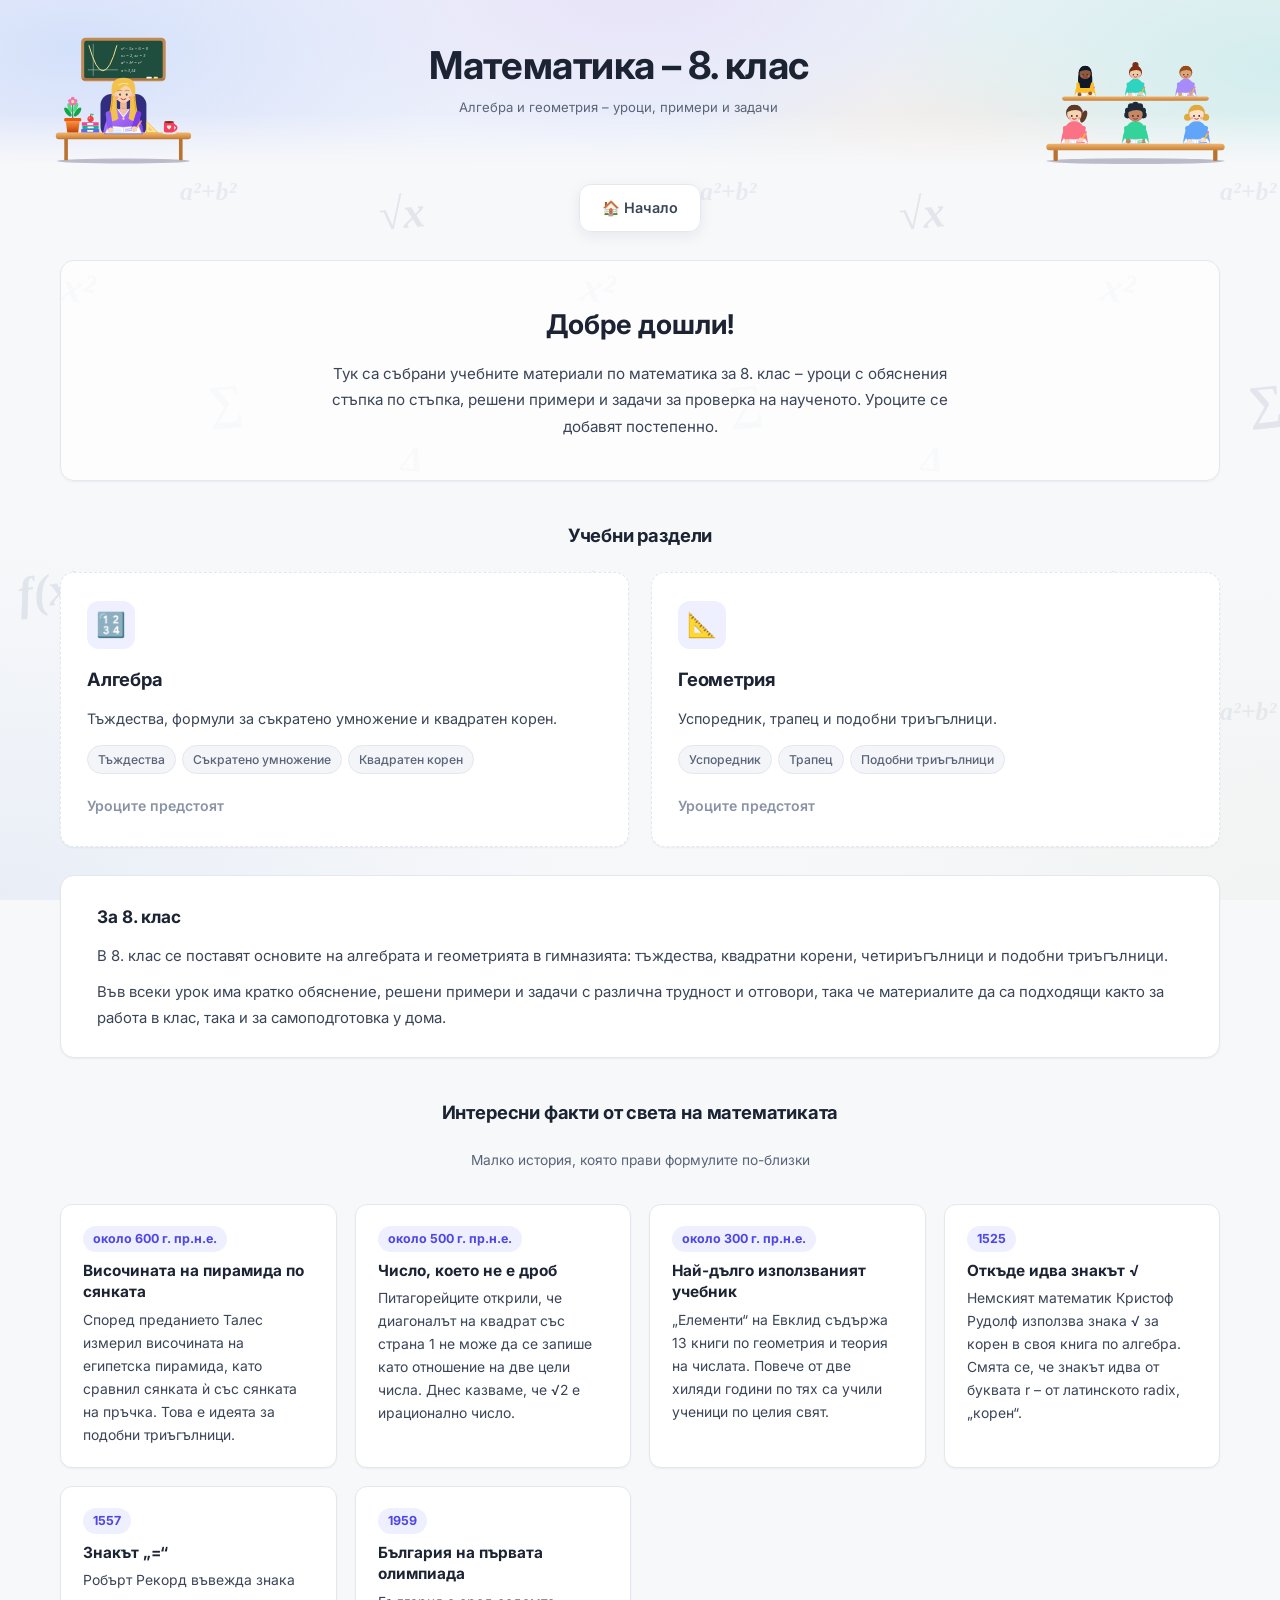
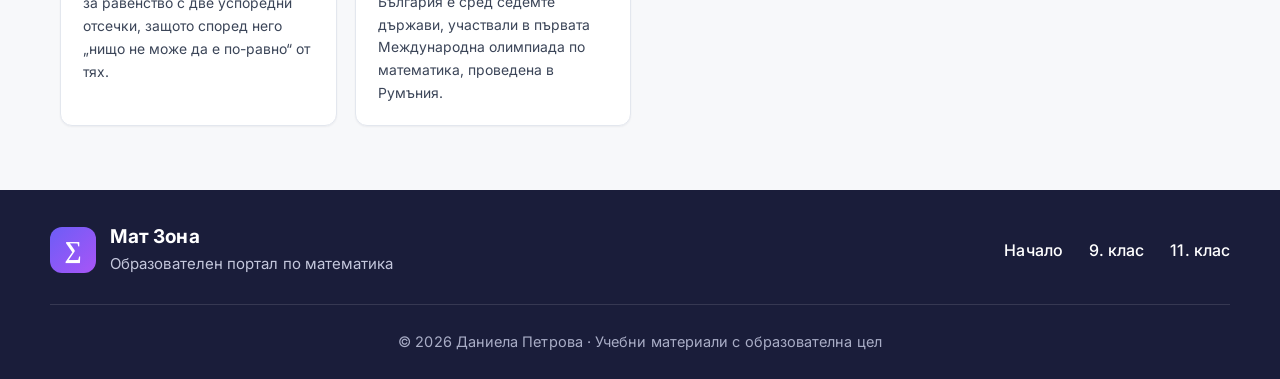
<file: 8-klas/index.html>
<!DOCTYPE html>
<html lang="bg">
<head>
<meta charset="UTF-8">
<meta name="viewport" content="width=device-width, initial-scale=1">
<meta name="theme-color" content="#eef1fa">
<title>Математика – 8. клас – Мат Зона</title>
<link rel="preconnect" href="https://fonts.googleapis.com">
<link rel="preconnect" href="https://fonts.gstatic.com" crossorigin>
<link href="https://fonts.googleapis.com/css2?family=Inter:wght@400;500;600;700;800&display=swap" rel="stylesheet">
<link rel="stylesheet" href="../math.css?v=20261126m">
<link rel="stylesheet" href="../footer.css?v=20261126m">
<link rel="icon" href="data:image/svg+xml,<svg xmlns='http://www.w3.org/2000/svg' viewBox='0 0 100 100'><text y='.9em' font-size='90'>∑</text></svg>">
</head>
<body class="klas">
<header class="kh">
  <div class="hd-art hd-girl" role="img" aria-label="Руса учителка пише в тетрадка">
<svg viewBox="0 -40 240 212" xmlns="http://www.w3.org/2000/svg" aria-hidden="true" focusable="false">
<defs>
<linearGradient id="tBlouse" x1="0" y1="0" x2="1" y2="1"><stop offset="0" stop-color="#c084fc"/><stop offset="1" stop-color="#7c3aed"/></linearGradient>
<linearGradient id="tDesk" x1="0" y1="0" x2="0" y2="1"><stop offset="0" stop-color="#f3b56b"/><stop offset=".7" stop-color="#d48d44"/><stop offset="1" stop-color="#b9732f"/></linearGradient>
<linearGradient id="tPot" x1="0" y1="0" x2="0" y2="1"><stop offset="0" stop-color="#fb923c"/><stop offset="1" stop-color="#c2410c"/></linearGradient>
</defs>
<ellipse cx="120" cy="167" rx="110" ry="4" fill="#0f0a3c" opacity=".25"/>
<rect x="22" y="128" width="6" height="38" rx="2" fill="#b9732f"/>
<rect x="212" y="128" width="6" height="38" rx="2" fill="#b9732f"/>
<!-- дъска с формули -->
<rect x="50" y="-37" width="140" height="72" rx="7" fill="#c08a52"/>
<rect x="55" y="-32" width="130" height="62" rx="3.5" fill="#1f4d3e"/>
<g stroke="#cfe3da" stroke-width="1" opacity=".75"><line x1="61" y1="16" x2="111" y2="16"/><line x1="70" y1="-27" x2="70" y2="26"/></g>
<path class="t-line" d="M63 -24 Q86 60 109 -24" fill="none" stroke="#fde68a" stroke-width="1.6" stroke-linecap="round"/>
<circle class="t-dot" cx="81" cy="16" r="1.9" fill="#fb7185"/><circle class="t-dot" cx="91" cy="16" r="1.9" fill="#fb7185"/>
<g font-family="Georgia,'Times New Roman',serif" font-style="italic" font-size="7.2" fill="#f1f5f9">
<text x="116" y="-17">x² − 5x + 6 = 0</text><text x="116" y="-5">x₁ = 2,  x₂ = 3</text>
<text x="116" y="7">a² + b² = c²</text><text x="116" y="19">π ≈ 3,14</text></g>
<rect x="52" y="30" width="136" height="3" rx="1.5" fill="#a87442"/>
<rect x="158" y="27.6" width="9" height="2.6" rx="1.2" fill="#fff"/><rect x="170" y="27.6" width="7" height="2.6" rx="1.2" fill="#fde68a"/>
<!-- стол и тяло -->
<rect x="82" y="56" width="76" height="72" rx="18" fill="#312e81"/>
<rect x="114.5" y="68" width="11" height="16" rx="3" fill="#eab896"/>
<path d="M86 128 Q88 84 120 80 Q152 84 154 128Z" fill="url(#tBlouse)"/>
<path d="M112 81 L120 93 L128 81Z" fill="#f2c29e"/>
<path d="M110 80.5 L120 94 L130 80.5" stroke="#fff" stroke-width="2" fill="none" stroke-linejoin="round" opacity=".9"/>
<circle cx="120" cy="97" r="1.9" fill="#fde68a"/>
<!-- глава с дълга руса коса -->
<g class="t-head">
<path d="M120 29 Q98 29 100.5 54 Q100 78 93 99 Q103 104 111.5 97 Q108 82 109 66 L131 66 Q132 82 128.5 97 Q137 104 147 99 Q140 78 139.5 54 Q142 29 120 29Z" fill="#f2c14e"/>
<path d="M102 60 Q101 82 95.5 97" stroke="#d99b22" stroke-width="1.4" fill="none" stroke-linecap="round"/>
<path d="M138 60 Q139 82 144.5 97" stroke="#d99b22" stroke-width="1.4" fill="none" stroke-linecap="round"/>
<circle cx="105.6" cy="57" r="2.7" fill="#f2c29e"/><circle cx="134.4" cy="57" r="2.7" fill="#f2c29e"/>
<ellipse cx="120" cy="55" rx="14" ry="15.5" fill="#f7d3b2"/>
<path d="M105.5 55 Q103 35 121 35 Q138 36 134.5 55 Q132 44 123 42 Q114 48 105.5 55Z" fill="#f2c14e"/>
<path d="M112 41 Q119 37.5 128 39.5" stroke="#fde68a" stroke-width="1.8" fill="none" stroke-linecap="round"/>
<path d="M110.5 50.5 Q114 49 117.5 50.5 M122.5 50.5 Q126 49 129.5 50.5" stroke="#b7791f" stroke-width="1.1" fill="none" stroke-linecap="round"/>
<g class="t-eyes"><ellipse cx="114.5" cy="57" rx="1.7" ry="1.9" fill="#1f2937"/><ellipse cx="125.5" cy="57" rx="1.7" ry="1.9" fill="#1f2937"/>
<circle cx="115.1" cy="56.4" r=".6" fill="#fff"/><circle cx="126.1" cy="56.4" r=".6" fill="#fff"/></g>
<circle cx="109" cy="62" r="2.4" fill="#fb7185" opacity=".5"/><circle cx="131" cy="62" r="2.4" fill="#fb7185" opacity=".5"/>
<path d="M116 64 Q120 67.8 124 64" stroke="#be123c" stroke-width="1.4" fill="none" stroke-linecap="round"/>
</g>
<!-- бюро -->
<rect x="8" y="120" width="224" height="11" rx="5" fill="url(#tDesk)"/>
<!-- отворена тетрадка -->
<path d="M89 121.6 L151 121.6" stroke="#6366f1" stroke-width="2" stroke-linecap="round"/>
<path d="M90 121 L95 109 L120 111 L120 121Z" fill="#fff" stroke="#cbd5e1" stroke-width=".8"/>
<path d="M120 121 L120 111 L145 109 L150 121Z" fill="#fff" stroke="#cbd5e1" stroke-width=".8"/>
<path d="M95.5 113 L117 114.4 M94.3 116 L117 117.1 M93 119 L117 119.5" stroke="#93c5fd" stroke-width=".7"/>
<path d="M123 114.6 L139 113.2 M123 117.4 L142 116.2" stroke="#6366f1" stroke-width=".9" stroke-linecap="round"/>
<!-- ръце: лявата върху тетрадката, дясната пише с молив -->
<line x1="95" y1="89" x2="98" y2="114" stroke="#8b5cf6" stroke-width="9" stroke-linecap="round"/>
<circle cx="99" cy="116" r="4.6" fill="#f7d3b2"/>
<g class="t-write">
<line x1="145" y1="89" x2="138" y2="112" stroke="#7c3aed" stroke-width="9" stroke-linecap="round"/>
<line x1="139" y1="116" x2="148" y2="103" stroke="#fbbf24" stroke-width="2.6" stroke-linecap="round"/>
<line x1="148" y1="103" x2="149.4" y2="101" stroke="#f472b6" stroke-width="2.6" stroke-linecap="round"/>
<line x1="139" y1="116" x2="137.7" y2="117.9" stroke="#78350f" stroke-width="1.6" stroke-linecap="round"/>
<circle cx="138" cy="114" r="4.6" fill="#f7d3b2"/>
</g>
<!-- символи, които „излитат“ от тетрадката -->
<g font-family="Georgia,'Times New Roman',serif" font-style="italic" font-weight="700" font-size="8" fill="#c4b5fd">
<text class="t-sym" style="--dx:-10px;--d:0s" x="84" y="106">x²</text>
<text class="t-sym" style="--dx:10px;--d:1.2s" x="150" y="104">π</text>
<text class="t-sym" style="--dx:-6px;--d:2.4s" x="80" y="96">+</text>
<text class="t-sym" style="--dx:8px;--d:3s" x="156" y="96">√</text>
</g>
<!-- купчина тетрадки и ябълка -->
<rect x="50" y="114" width="30" height="6" rx="1.2" fill="#6366f1"/><rect x="60" y="115.5" width="10" height="3" rx=".6" fill="#fff"/>
<rect x="52" y="108.5" width="27" height="5.5" rx="1.2" fill="#10b981"/><rect x="60.5" y="109.8" width="10" height="3" rx=".6" fill="#fff"/>
<rect x="51" y="103" width="28" height="5.5" rx="1.2" fill="#ec4899"/><rect x="60" y="104.3" width="10" height="3" rx=".6" fill="#fff"/>
<circle cx="65.5" cy="97.5" r="5.2" fill="#ef4444"/>
<path d="M65.5 92.5 L66.3 89" stroke="#7c2d12" stroke-width="1.2" stroke-linecap="round"/>
<ellipse cx="68.6" cy="90.2" rx="2.4" ry="1.2" fill="#22c55e" transform="rotate(-25 68.6 90.2)"/>
<circle cx="63.6" cy="96" r="1.3" fill="#fff" opacity=".5"/>
<!-- саксийно цвете -->
<g class="t-plant">
<line x1="36" y1="98" x2="36" y2="70" stroke="#15803d" stroke-width="1.6"/>
<ellipse cx="28" cy="86" rx="3.6" ry="9" fill="#16a34a" transform="rotate(-38 28 86)"/>
<ellipse cx="44" cy="86" rx="3.6" ry="9" fill="#16a34a" transform="rotate(38 44 86)"/>
<ellipse cx="31" cy="79" rx="3" ry="8" fill="#4ade80" transform="rotate(-18 31 79)"/>
<ellipse cx="41" cy="78" rx="3" ry="8" fill="#4ade80" transform="rotate(20 41 78)"/>
<g fill="#f472b6"><circle cx="36" cy="64" r="3.2"/><circle cx="31.5" cy="67.5" r="3.2"/><circle cx="40.5" cy="67.5" r="3.2"/><circle cx="33" cy="72" r="3.2"/><circle cx="39" cy="72" r="3.2"/></g>
<circle cx="36" cy="68.6" r="2.6" fill="#fde68a"/>
</g>
<rect x="22" y="96" width="28" height="5.5" rx="2" fill="#ea580c"/>
<path d="M24.5 101 L47.5 101 L45 120 L27 120Z" fill="url(#tPot)"/>
<!-- триъгълник за чертане -->
<path d="M158 120 L158 101 L177 120Z" fill="#fde68a" stroke="#f59e0b" stroke-width="1" stroke-linejoin="round" opacity=".95"/>
<path d="M161.5 116.5 L161.5 109.5 L168.5 116.5Z" fill="#d48d44" opacity=".35"/>
<!-- кафе -->
<ellipse cx="196" cy="120.5" rx="12" ry="2.4" fill="#e2e8f0"/>
<path d="M204 107 Q212.5 112 204 117" stroke="#f43f5e" stroke-width="3" fill="none" stroke-linecap="round"/>
<rect x="187" y="102" width="17" height="18" rx="3.5" fill="#f43f5e"/>
<ellipse cx="195.5" cy="102.6" rx="7.9" ry="1.8" fill="#7c2d12"/>
<path d="M195.5 115 Q190 110.5 192.8 108.4 Q194.7 107.3 195.5 109.2 Q196.3 107.3 198.2 108.4 Q201 110.5 195.5 115Z" fill="#fff" opacity=".9"/>
<g stroke="#fff" stroke-width="1.6" fill="none" stroke-linecap="round">
<path class="t-steam" d="M191 98 Q188.5 93.5 191 89"/><path class="t-steam" style="--d:.7s" d="M195.5 98 Q198 93 195.5 87.5"/><path class="t-steam" style="--d:1.4s" d="M200 98 Q197.5 93.5 200 89"/>
</g>
</svg>
  </div>
  <div class="ht">
    <h1>Математика – 8. клас</h1>
    <p>Алгебра и геометрия – уроци, примери и задачи</p>
  </div>
  <div class="hd-art hd-class" role="img" aria-label="Ученици пишат в тетрадки">
<svg viewBox="0 0 260 178" xmlns="http://www.w3.org/2000/svg" aria-hidden="true" focusable="false">
<defs><linearGradient id="sDesk" x1="0" y1="0" x2="0" y2="1"><stop offset="0" stop-color="#f3b56b"/><stop offset="1" stop-color="#c47f38"/></linearGradient></defs>
<ellipse cx="130" cy="174" rx="124" ry="4" fill="#0f0a3c" opacity=".25"/>
<g transform="translate(60,84) scale(0.78)"><g class="st" style="--d:1.1s"><path d="M-19 2 Q-17 -30 0 -32 Q17 -30 19 2Z" fill="#fbbf24"/><g class="s-head"><path d="M-11.5 -43 Q-15 -20 -9 -15 L9 -15 Q15 -20 11.5 -43Z" fill="#111827"/><circle cx="0" cy="-43" r="11.5" fill="#111827"/><circle cx="0" cy="-41" r="10" fill="#8d5a3b"/><path d="M-10.5 -44 Q-8 -55 0 -54 Q9 -55 10.5 -44 Q3 -50 -10.5 -44Z" fill="#111827"/><g class="s-eyes"><circle cx="-3.6" cy="-38.8" r="1.25" fill="#1f2937"/><circle cx="3.6" cy="-38.8" r="1.25" fill="#1f2937"/></g><circle cx="-6.5" cy="-36" r="1.8" fill="#fb7185" opacity=".45"/><circle cx="6.5" cy="-36" r="1.8" fill="#fb7185" opacity=".45"/><path d="M-2.6 -35 Q0 -33 2.6 -35" stroke="#be123c" stroke-width="1.1" fill="none" stroke-linecap="round"/></g><path d="M-19 0 L-15 -7 L0 -6 L15 -7 L19 0Z" fill="#fff" stroke="#cbd5e1" stroke-width=".8"/><path d="M0 -6 L0 0" stroke="#cbd5e1" stroke-width=".8"/><path d="M-14 -4.3 L-3 -3.8 M-16 -1.8 L-3 -1.4" stroke="#93c5fd" stroke-width=".6"/><path d="M3 -3.8 L12 -4.4 M3 -1.4 L14 -2" stroke="#f59e0b" stroke-width=".8" stroke-linecap="round"/><line x1="-13" y1="-22" x2="-10" y2="-5" stroke="#fbbf24" stroke-width="6" stroke-linecap="round"/><circle cx="-10" cy="-3.5" r="3.4" fill="#8d5a3b"/><g class="s-write"><line x1="13" y1="-22" x2="9" y2="-7" stroke="#fbbf24" stroke-width="6" stroke-linecap="round"/><line x1="10" y1="-5" x2="15.5" y2="-15" stroke="#fbbf24" stroke-width="2.2" stroke-linecap="round"/><line x1="15.5" y1="-15" x2="16.4" y2="-16.7" stroke="#f472b6" stroke-width="2.2" stroke-linecap="round"/><line x1="10" y1="-5" x2="9.2" y2="-3.3" stroke="#78350f" stroke-width="1.3" stroke-linecap="round"/><circle cx="9" cy="-5.5" r="3.4" fill="#8d5a3b"/></g></g></g>
<g transform="translate(130,84) scale(0.78)"><g class="st" style="--d:0.4s"><path d="M-19 2 Q-17 -30 0 -32 Q17 -30 19 2Z" fill="#2dd4bf"/><g class="s-head"><circle cx="0" cy="-56" r="5.5" fill="#7c2d12"/><circle cx="0" cy="-43" r="11.5" fill="#7c2d12"/><circle cx="0" cy="-41" r="10" fill="#f2c9a5"/><path d="M-10.5 -44 Q-8 -55 0 -54 Q9 -55 10.5 -44 Q3 -50 -10.5 -44Z" fill="#7c2d12"/><g class="s-eyes"><circle cx="-3.6" cy="-38.8" r="1.25" fill="#1f2937"/><circle cx="3.6" cy="-38.8" r="1.25" fill="#1f2937"/></g><circle cx="-6.5" cy="-36" r="1.8" fill="#fb7185" opacity=".45"/><circle cx="6.5" cy="-36" r="1.8" fill="#fb7185" opacity=".45"/><path d="M-2.6 -35 Q0 -33 2.6 -35" stroke="#be123c" stroke-width="1.1" fill="none" stroke-linecap="round"/></g><path d="M-19 0 L-15 -7 L0 -6 L15 -7 L19 0Z" fill="#fff" stroke="#cbd5e1" stroke-width=".8"/><path d="M0 -6 L0 0" stroke="#cbd5e1" stroke-width=".8"/><path d="M-14 -4.3 L-3 -3.8 M-16 -1.8 L-3 -1.4" stroke="#93c5fd" stroke-width=".6"/><path d="M3 -3.8 L12 -4.4 M3 -1.4 L14 -2" stroke="#0d9488" stroke-width=".8" stroke-linecap="round"/><line x1="-13" y1="-22" x2="-10" y2="-5" stroke="#2dd4bf" stroke-width="6" stroke-linecap="round"/><circle cx="-10" cy="-3.5" r="3.4" fill="#f2c9a5"/><g class="s-write"><line x1="13" y1="-22" x2="9" y2="-7" stroke="#2dd4bf" stroke-width="6" stroke-linecap="round"/><line x1="10" y1="-5" x2="15.5" y2="-15" stroke="#fbbf24" stroke-width="2.2" stroke-linecap="round"/><line x1="15.5" y1="-15" x2="16.4" y2="-16.7" stroke="#f472b6" stroke-width="2.2" stroke-linecap="round"/><line x1="10" y1="-5" x2="9.2" y2="-3.3" stroke="#78350f" stroke-width="1.3" stroke-linecap="round"/><circle cx="9" cy="-5.5" r="3.4" fill="#f2c9a5"/></g></g></g>
<g transform="translate(200,84) scale(0.78)"><g class="st" style="--d:1.6s"><path d="M-19 2 Q-17 -30 0 -32 Q17 -30 19 2Z" fill="#a78bfa"/><g class="s-head"><circle cx="0" cy="-43" r="11.5" fill="#9a4a14"/><circle cx="0" cy="-41" r="10" fill="#d9a679"/><path d="M-10.5 -44 Q-8 -55 0 -54 Q9 -55 10.5 -44 Q3 -50 -10.5 -44Z" fill="#9a4a14"/><g class="s-eyes"><circle cx="-3.6" cy="-38.8" r="1.25" fill="#1f2937"/><circle cx="3.6" cy="-38.8" r="1.25" fill="#1f2937"/></g><circle cx="-6.5" cy="-36" r="1.8" fill="#fb7185" opacity=".45"/><circle cx="6.5" cy="-36" r="1.8" fill="#fb7185" opacity=".45"/><path d="M-2.6 -35 Q0 -33 2.6 -35" stroke="#be123c" stroke-width="1.1" fill="none" stroke-linecap="round"/></g><path d="M-19 0 L-15 -7 L0 -6 L15 -7 L19 0Z" fill="#fff" stroke="#cbd5e1" stroke-width=".8"/><path d="M0 -6 L0 0" stroke="#cbd5e1" stroke-width=".8"/><path d="M-14 -4.3 L-3 -3.8 M-16 -1.8 L-3 -1.4" stroke="#93c5fd" stroke-width=".6"/><path d="M3 -3.8 L12 -4.4 M3 -1.4 L14 -2" stroke="#7c3aed" stroke-width=".8" stroke-linecap="round"/><line x1="-13" y1="-22" x2="-10" y2="-5" stroke="#a78bfa" stroke-width="6" stroke-linecap="round"/><circle cx="-10" cy="-3.5" r="3.4" fill="#d9a679"/><g class="s-write"><line x1="13" y1="-22" x2="9" y2="-7" stroke="#a78bfa" stroke-width="6" stroke-linecap="round"/><line x1="10" y1="-5" x2="15.5" y2="-15" stroke="#fbbf24" stroke-width="2.2" stroke-linecap="round"/><line x1="15.5" y1="-15" x2="16.4" y2="-16.7" stroke="#f472b6" stroke-width="2.2" stroke-linecap="round"/><line x1="10" y1="-5" x2="9.2" y2="-3.3" stroke="#78350f" stroke-width="1.3" stroke-linecap="round"/><circle cx="9" cy="-5.5" r="3.4" fill="#d9a679"/></g></g></g>
<rect x="28" y="84" width="204" height="6" rx="3" fill="url(#sDesk)"/>
<rect x="16" y="158" width="6" height="16" rx="2" fill="#b9732f"/><rect x="238" y="158" width="6" height="16" rx="2" fill="#b9732f"/>
<g transform="translate(45,150) scale(1)"><g class="st" style="--d:0s"><path d="M-19 2 Q-17 -30 0 -32 Q17 -30 19 2Z" fill="#fb7185"/><g class="s-head"><ellipse cx="13" cy="-38" rx="4" ry="9" fill="#5b3a29" transform="rotate(22 13 -38)"/><circle cx="10.5" cy="-45" r="2" fill="#f472b6"/><circle cx="0" cy="-43" r="11.5" fill="#5b3a29"/><circle cx="0" cy="-41" r="10" fill="#f7d3b2"/><path d="M-10.5 -44 Q-8 -55 0 -54 Q9 -55 10.5 -44 Q3 -50 -10.5 -44Z" fill="#5b3a29"/><g class="s-eyes"><circle cx="-3.6" cy="-38.8" r="1.25" fill="#1f2937"/><circle cx="3.6" cy="-38.8" r="1.25" fill="#1f2937"/></g><circle cx="-6.5" cy="-36" r="1.8" fill="#fb7185" opacity=".45"/><circle cx="6.5" cy="-36" r="1.8" fill="#fb7185" opacity=".45"/><path d="M-2.6 -35 Q0 -33 2.6 -35" stroke="#be123c" stroke-width="1.1" fill="none" stroke-linecap="round"/></g><path d="M-19 0 L-15 -7 L0 -6 L15 -7 L19 0Z" fill="#fff" stroke="#cbd5e1" stroke-width=".8"/><path d="M0 -6 L0 0" stroke="#cbd5e1" stroke-width=".8"/><path d="M-14 -4.3 L-3 -3.8 M-16 -1.8 L-3 -1.4" stroke="#93c5fd" stroke-width=".6"/><path d="M3 -3.8 L12 -4.4 M3 -1.4 L14 -2" stroke="#e11d48" stroke-width=".8" stroke-linecap="round"/><line x1="-13" y1="-22" x2="-10" y2="-5" stroke="#fb7185" stroke-width="6" stroke-linecap="round"/><circle cx="-10" cy="-3.5" r="3.4" fill="#f7d3b2"/><g class="s-write"><line x1="13" y1="-22" x2="9" y2="-7" stroke="#fb7185" stroke-width="6" stroke-linecap="round"/><line x1="10" y1="-5" x2="15.5" y2="-15" stroke="#fbbf24" stroke-width="2.2" stroke-linecap="round"/><line x1="15.5" y1="-15" x2="16.4" y2="-16.7" stroke="#f472b6" stroke-width="2.2" stroke-linecap="round"/><line x1="10" y1="-5" x2="9.2" y2="-3.3" stroke="#78350f" stroke-width="1.3" stroke-linecap="round"/><circle cx="9" cy="-5.5" r="3.4" fill="#f7d3b2"/></g></g></g>
<g transform="translate(130,150) scale(1)"><g class="st" style="--d:0.7s"><path d="M-19 2 Q-17 -30 0 -32 Q17 -30 19 2Z" fill="#34d399"/><g class="s-head"><circle cx="-10" cy="-46" r="4.6" fill="#1f2937"/><circle cx="-6" cy="-52" r="4.6" fill="#1f2937"/><circle cx="0" cy="-54" r="4.6" fill="#1f2937"/><circle cx="6" cy="-52" r="4.6" fill="#1f2937"/><circle cx="10" cy="-46" r="4.6" fill="#1f2937"/><circle cx="-11" cy="-40" r="4.6" fill="#1f2937"/><circle cx="11" cy="-40" r="4.6" fill="#1f2937"/><circle cx="0" cy="-43" r="11.5" fill="#1f2937"/><circle cx="0" cy="-41" r="10" fill="#c68863"/><path d="M-10.5 -44 Q-8 -55 0 -54 Q9 -55 10.5 -44 Q3 -50 -10.5 -44Z" fill="#1f2937"/><g class="s-eyes"><circle cx="-3.6" cy="-38.8" r="1.25" fill="#1f2937"/><circle cx="3.6" cy="-38.8" r="1.25" fill="#1f2937"/></g><circle cx="-6.5" cy="-36" r="1.8" fill="#fb7185" opacity=".45"/><circle cx="6.5" cy="-36" r="1.8" fill="#fb7185" opacity=".45"/><path d="M-2.6 -35 Q0 -33 2.6 -35" stroke="#be123c" stroke-width="1.1" fill="none" stroke-linecap="round"/></g><path d="M-19 0 L-15 -7 L0 -6 L15 -7 L19 0Z" fill="#fff" stroke="#cbd5e1" stroke-width=".8"/><path d="M0 -6 L0 0" stroke="#cbd5e1" stroke-width=".8"/><path d="M-14 -4.3 L-3 -3.8 M-16 -1.8 L-3 -1.4" stroke="#93c5fd" stroke-width=".6"/><path d="M3 -3.8 L12 -4.4 M3 -1.4 L14 -2" stroke="#059669" stroke-width=".8" stroke-linecap="round"/><line x1="-13" y1="-22" x2="-10" y2="-5" stroke="#34d399" stroke-width="6" stroke-linecap="round"/><circle cx="-10" cy="-3.5" r="3.4" fill="#c68863"/><g transform="translate(13,-24)"><g class="s-raise"><line x1="0" y1="0" x2="9" y2="-34" stroke="#34d399" stroke-width="6.5" stroke-linecap="round"/><circle cx="9.5" cy="-37" r="4" fill="#c68863"/></g></g></g></g>
<g transform="translate(215,150) scale(1)"><g class="st" style="--d:1.3s"><path d="M-19 2 Q-17 -30 0 -32 Q17 -30 19 2Z" fill="#60a5fa"/><g class="s-head"><circle cx="-12.5" cy="-37" r="5" fill="#e0a93b"/><circle cx="12.5" cy="-37" r="5" fill="#e0a93b"/><circle cx="-10" cy="-41" r="1.6" fill="#a78bfa"/><circle cx="10" cy="-41" r="1.6" fill="#a78bfa"/><circle cx="0" cy="-43" r="11.5" fill="#e0a93b"/><circle cx="0" cy="-41" r="10" fill="#fde0c5"/><path d="M-10.5 -44 Q-8 -55 0 -54 Q9 -55 10.5 -44 Q3 -50 -10.5 -44Z" fill="#e0a93b"/><g class="s-eyes"><circle cx="-3.6" cy="-38.8" r="1.25" fill="#1f2937"/><circle cx="3.6" cy="-38.8" r="1.25" fill="#1f2937"/></g><circle cx="-6.5" cy="-36" r="1.8" fill="#fb7185" opacity=".45"/><circle cx="6.5" cy="-36" r="1.8" fill="#fb7185" opacity=".45"/><path d="M-2.6 -35 Q0 -33 2.6 -35" stroke="#be123c" stroke-width="1.1" fill="none" stroke-linecap="round"/></g><path d="M-19 0 L-15 -7 L0 -6 L15 -7 L19 0Z" fill="#fff" stroke="#cbd5e1" stroke-width=".8"/><path d="M0 -6 L0 0" stroke="#cbd5e1" stroke-width=".8"/><path d="M-14 -4.3 L-3 -3.8 M-16 -1.8 L-3 -1.4" stroke="#93c5fd" stroke-width=".6"/><path d="M3 -3.8 L12 -4.4 M3 -1.4 L14 -2" stroke="#2563eb" stroke-width=".8" stroke-linecap="round"/><line x1="-13" y1="-22" x2="-10" y2="-5" stroke="#60a5fa" stroke-width="6" stroke-linecap="round"/><circle cx="-10" cy="-3.5" r="3.4" fill="#fde0c5"/><g class="s-write"><line x1="13" y1="-22" x2="9" y2="-7" stroke="#60a5fa" stroke-width="6" stroke-linecap="round"/><line x1="10" y1="-5" x2="15.5" y2="-15" stroke="#fbbf24" stroke-width="2.2" stroke-linecap="round"/><line x1="15.5" y1="-15" x2="16.4" y2="-16.7" stroke="#f472b6" stroke-width="2.2" stroke-linecap="round"/><line x1="10" y1="-5" x2="9.2" y2="-3.3" stroke="#78350f" stroke-width="1.3" stroke-linecap="round"/><circle cx="9" cy="-5.5" r="3.4" fill="#fde0c5"/></g></g></g>
<rect x="6" y="150" width="248" height="9" rx="4.5" fill="url(#sDesk)"/>
</svg>
  </div>
</header>

<div class="wrap">
  <nav class="lnav" aria-label="Уроци">
    <a href="../index.html">🏠 Начало</a>
  </nav>

  <section class="intro">
    <h2>Добре дошли!</h2>
    <p>Тук са събрани учебните материали по математика за 8. клас – уроци с обяснения стъпка по стъпка, решени примери и задачи за проверка на наученото. Уроците се добавят постепенно.</p>
  </section>

  <h2 class="sec-title">Учебни раздели</h2>
  <div class="courses">
    <div class="course soon">
      <div class="ic" aria-hidden="true">🔢</div>
      <h3>Алгебра</h3>
      <p>Тъждества, формули за съкратено умножение и квадратен корен.</p>
      <div class="tags"><span>Тъждества</span><span>Съкратено умножение</span><span>Квадратен корен</span></div>
      <div class="go">Уроците предстоят</div>
    </div>
    <div class="course soon">
      <div class="ic" aria-hidden="true">📐</div>
      <h3>Геометрия</h3>
      <p>Успоредник, трапец и подобни триъгълници.</p>
      <div class="tags"><span>Успоредник</span><span>Трапец</span><span>Подобни триъгълници</span></div>
      <div class="go">Уроците предстоят</div>
    </div>
  </div>

  <section class="profiles">
    <h3>За 8. клас</h3>
    <p>В 8. клас се поставят основите на алгебрата и геометрията в гимназията: тъждества, квадратни корени, четириъгълници и подобни триъгълници.</p>
    <p>Във всеки урок има кратко обяснение, решени примери и задачи с различна трудност и отговори, така че материалите да са подходящи както за работа в клас, така и за самоподготовка у дома.</p>
  </section>

  <h2 class="sec-title">Интересни факти от света на математиката</h2>
  <p class="sec-sub">Малко история, която прави формулите по-близки</p>
  <div class="facts">
    <div class="fact"><span class="yr">около 600 г. пр.н.е.</span><b>Височината на пирамида по сянката</b><p>Според преданието Талес измерил височината на египетска пирамида, като сравнил сянката ѝ със сянката на пръчка. Това е идеята за подобни триъгълници.</p></div>
    <div class="fact"><span class="yr">около 500 г. пр.н.е.</span><b>Число, което не е дроб</b><p>Питагорейците открили, че диагоналът на квадрат със страна 1 не може да се запише като отношение на две цели числа. Днес казваме, че √2 е ирационално число.</p></div>
    <div class="fact"><span class="yr">около 300 г. пр.н.е.</span><b>Най-дълго използваният учебник</b><p>„Елементи“ на Евклид съдържа 13 книги по геометрия и теория на числата. Повече от две хиляди години по тях са учили ученици по целия свят.</p></div>
    <div class="fact"><span class="yr">1525</span><b>Откъде идва знакът √</b><p>Немският математик Кристоф Рудолф използва знака √ за корен в своя книга по алгебра. Смята се, че знакът идва от буквата r – от латинското radix, „корен“.</p></div>
    <div class="fact"><span class="yr">1557</span><b>Знакът „=“</b><p>Робърт Рекорд въвежда знака за равенство с две успоредни отсечки, защото според него „нищо не може да е по-равно“ от тях.</p></div>
    <div class="fact"><span class="yr">1959</span><b>България на първата олимпиада</b><p>България е сред седемте държави, участвали в първата Международна олимпиада по математика, проведена в Румъния.</p></div>
  </div>
</div>

<footer class="site-footer">
  <div class="sf-inner">
    <div class="sf-top">
      <div class="sf-brand">
        <div class="sf-logo" aria-hidden="true">∑</div>
        <div class="sf-brand-text">
          <div class="sf-name">Мат Зона</div>
          <div class="sf-tagline">Образователен портал по математика</div>
        </div>
      </div>
      <ul class="sf-links" aria-label="Навигация във футъра">
        <li><a href="../index.html">Начало</a></li>
        <li><a href="../9-klas/index.html">9. клас</a></li>
        <li><a href="../11-klas/index.html">11. клас</a></li>
      </ul>
    </div>
    <div class="sf-copy">© 2026 Даниела Петрова · Учебни материали с образователна цел</div>
  </div>
</footer>

<script src="../totop.js?v=20261126m" defer></script>
</body>
</html>
</file>
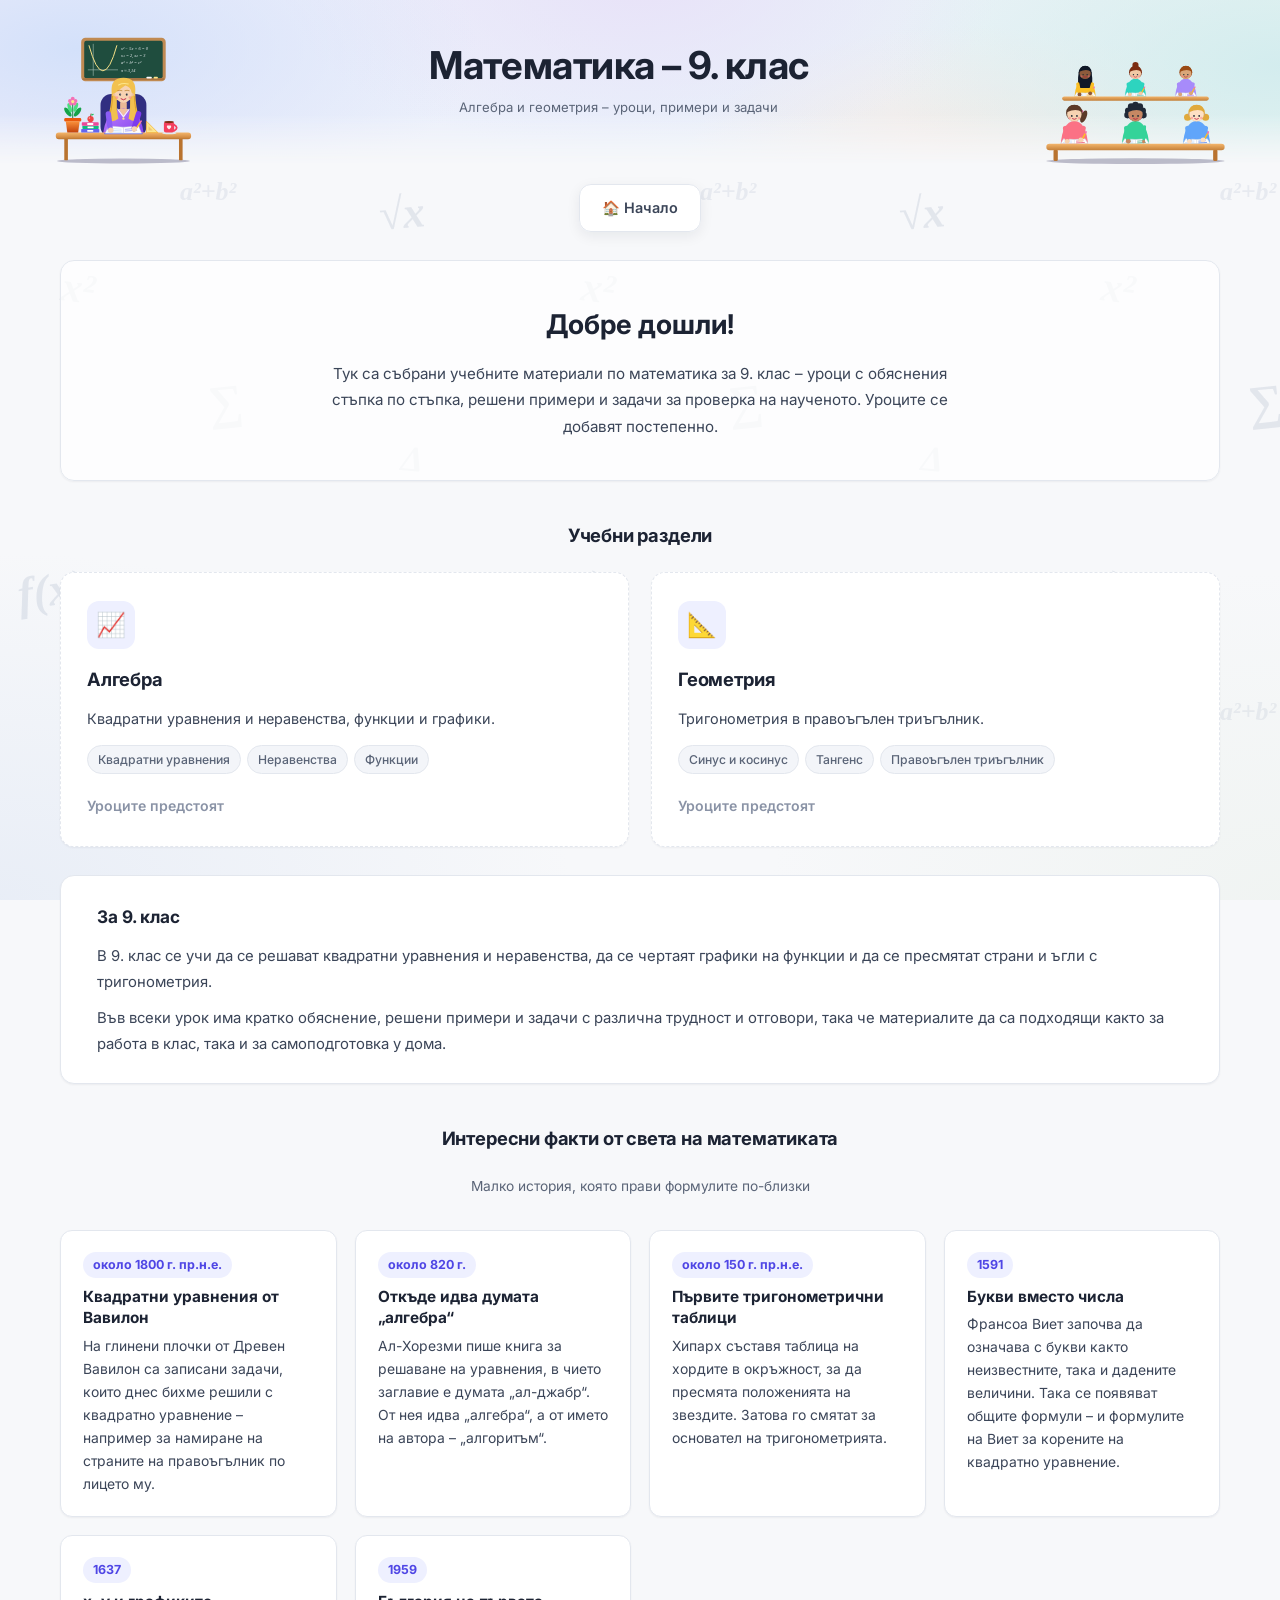
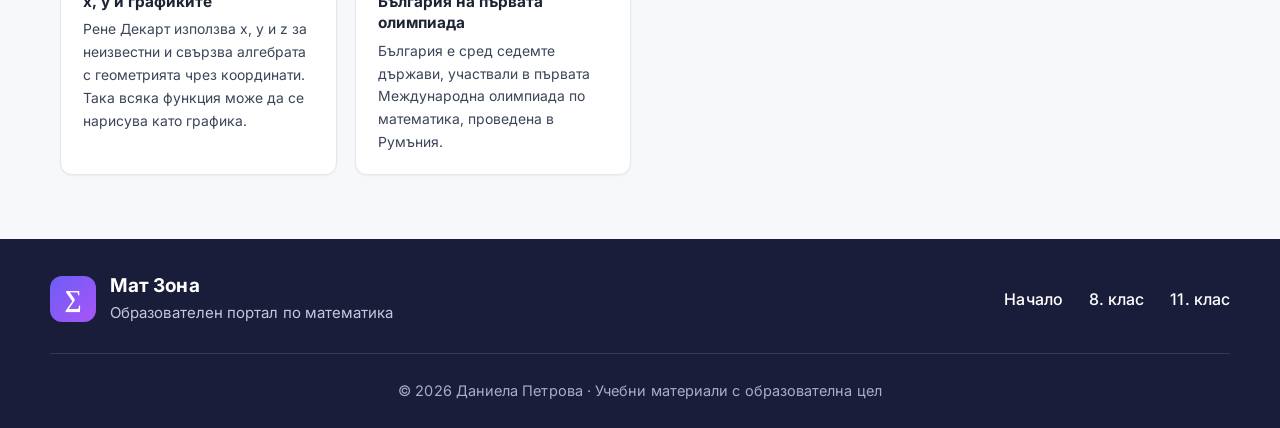
<file: 9-klas/index.html>
<!DOCTYPE html>
<html lang="bg">
<head>
<meta charset="UTF-8">
<meta name="viewport" content="width=device-width, initial-scale=1">
<meta name="theme-color" content="#eef1fa">
<title>Математика – 9. клас – Мат Зона</title>
<link rel="preconnect" href="https://fonts.googleapis.com">
<link rel="preconnect" href="https://fonts.gstatic.com" crossorigin>
<link href="https://fonts.googleapis.com/css2?family=Inter:wght@400;500;600;700;800&display=swap" rel="stylesheet">
<link rel="stylesheet" href="../math.css?v=20261126m">
<link rel="stylesheet" href="../footer.css?v=20261126m">
<link rel="icon" href="data:image/svg+xml,<svg xmlns='http://www.w3.org/2000/svg' viewBox='0 0 100 100'><text y='.9em' font-size='90'>∑</text></svg>">
</head>
<body class="klas">
<header class="kh">
  <div class="hd-art hd-girl" role="img" aria-label="Руса учителка пише в тетрадка">
<svg viewBox="0 -40 240 212" xmlns="http://www.w3.org/2000/svg" aria-hidden="true" focusable="false">
<defs>
<linearGradient id="tBlouse" x1="0" y1="0" x2="1" y2="1"><stop offset="0" stop-color="#c084fc"/><stop offset="1" stop-color="#7c3aed"/></linearGradient>
<linearGradient id="tDesk" x1="0" y1="0" x2="0" y2="1"><stop offset="0" stop-color="#f3b56b"/><stop offset=".7" stop-color="#d48d44"/><stop offset="1" stop-color="#b9732f"/></linearGradient>
<linearGradient id="tPot" x1="0" y1="0" x2="0" y2="1"><stop offset="0" stop-color="#fb923c"/><stop offset="1" stop-color="#c2410c"/></linearGradient>
</defs>
<ellipse cx="120" cy="167" rx="110" ry="4" fill="#0f0a3c" opacity=".25"/>
<rect x="22" y="128" width="6" height="38" rx="2" fill="#b9732f"/>
<rect x="212" y="128" width="6" height="38" rx="2" fill="#b9732f"/>
<!-- дъска с формули -->
<rect x="50" y="-37" width="140" height="72" rx="7" fill="#c08a52"/>
<rect x="55" y="-32" width="130" height="62" rx="3.5" fill="#1f4d3e"/>
<g stroke="#cfe3da" stroke-width="1" opacity=".75"><line x1="61" y1="16" x2="111" y2="16"/><line x1="70" y1="-27" x2="70" y2="26"/></g>
<path class="t-line" d="M63 -24 Q86 60 109 -24" fill="none" stroke="#fde68a" stroke-width="1.6" stroke-linecap="round"/>
<circle class="t-dot" cx="81" cy="16" r="1.9" fill="#fb7185"/><circle class="t-dot" cx="91" cy="16" r="1.9" fill="#fb7185"/>
<g font-family="Georgia,'Times New Roman',serif" font-style="italic" font-size="7.2" fill="#f1f5f9">
<text x="116" y="-17">x² − 5x + 6 = 0</text><text x="116" y="-5">x₁ = 2,  x₂ = 3</text>
<text x="116" y="7">a² + b² = c²</text><text x="116" y="19">π ≈ 3,14</text></g>
<rect x="52" y="30" width="136" height="3" rx="1.5" fill="#a87442"/>
<rect x="158" y="27.6" width="9" height="2.6" rx="1.2" fill="#fff"/><rect x="170" y="27.6" width="7" height="2.6" rx="1.2" fill="#fde68a"/>
<!-- стол и тяло -->
<rect x="82" y="56" width="76" height="72" rx="18" fill="#312e81"/>
<rect x="114.5" y="68" width="11" height="16" rx="3" fill="#eab896"/>
<path d="M86 128 Q88 84 120 80 Q152 84 154 128Z" fill="url(#tBlouse)"/>
<path d="M112 81 L120 93 L128 81Z" fill="#f2c29e"/>
<path d="M110 80.5 L120 94 L130 80.5" stroke="#fff" stroke-width="2" fill="none" stroke-linejoin="round" opacity=".9"/>
<circle cx="120" cy="97" r="1.9" fill="#fde68a"/>
<!-- глава с дълга руса коса -->
<g class="t-head">
<path d="M120 29 Q98 29 100.5 54 Q100 78 93 99 Q103 104 111.5 97 Q108 82 109 66 L131 66 Q132 82 128.5 97 Q137 104 147 99 Q140 78 139.5 54 Q142 29 120 29Z" fill="#f2c14e"/>
<path d="M102 60 Q101 82 95.5 97" stroke="#d99b22" stroke-width="1.4" fill="none" stroke-linecap="round"/>
<path d="M138 60 Q139 82 144.5 97" stroke="#d99b22" stroke-width="1.4" fill="none" stroke-linecap="round"/>
<circle cx="105.6" cy="57" r="2.7" fill="#f2c29e"/><circle cx="134.4" cy="57" r="2.7" fill="#f2c29e"/>
<ellipse cx="120" cy="55" rx="14" ry="15.5" fill="#f7d3b2"/>
<path d="M105.5 55 Q103 35 121 35 Q138 36 134.5 55 Q132 44 123 42 Q114 48 105.5 55Z" fill="#f2c14e"/>
<path d="M112 41 Q119 37.5 128 39.5" stroke="#fde68a" stroke-width="1.8" fill="none" stroke-linecap="round"/>
<path d="M110.5 50.5 Q114 49 117.5 50.5 M122.5 50.5 Q126 49 129.5 50.5" stroke="#b7791f" stroke-width="1.1" fill="none" stroke-linecap="round"/>
<g class="t-eyes"><ellipse cx="114.5" cy="57" rx="1.7" ry="1.9" fill="#1f2937"/><ellipse cx="125.5" cy="57" rx="1.7" ry="1.9" fill="#1f2937"/>
<circle cx="115.1" cy="56.4" r=".6" fill="#fff"/><circle cx="126.1" cy="56.4" r=".6" fill="#fff"/></g>
<circle cx="109" cy="62" r="2.4" fill="#fb7185" opacity=".5"/><circle cx="131" cy="62" r="2.4" fill="#fb7185" opacity=".5"/>
<path d="M116 64 Q120 67.8 124 64" stroke="#be123c" stroke-width="1.4" fill="none" stroke-linecap="round"/>
</g>
<!-- бюро -->
<rect x="8" y="120" width="224" height="11" rx="5" fill="url(#tDesk)"/>
<!-- отворена тетрадка -->
<path d="M89 121.6 L151 121.6" stroke="#6366f1" stroke-width="2" stroke-linecap="round"/>
<path d="M90 121 L95 109 L120 111 L120 121Z" fill="#fff" stroke="#cbd5e1" stroke-width=".8"/>
<path d="M120 121 L120 111 L145 109 L150 121Z" fill="#fff" stroke="#cbd5e1" stroke-width=".8"/>
<path d="M95.5 113 L117 114.4 M94.3 116 L117 117.1 M93 119 L117 119.5" stroke="#93c5fd" stroke-width=".7"/>
<path d="M123 114.6 L139 113.2 M123 117.4 L142 116.2" stroke="#6366f1" stroke-width=".9" stroke-linecap="round"/>
<!-- ръце: лявата върху тетрадката, дясната пише с молив -->
<line x1="95" y1="89" x2="98" y2="114" stroke="#8b5cf6" stroke-width="9" stroke-linecap="round"/>
<circle cx="99" cy="116" r="4.6" fill="#f7d3b2"/>
<g class="t-write">
<line x1="145" y1="89" x2="138" y2="112" stroke="#7c3aed" stroke-width="9" stroke-linecap="round"/>
<line x1="139" y1="116" x2="148" y2="103" stroke="#fbbf24" stroke-width="2.6" stroke-linecap="round"/>
<line x1="148" y1="103" x2="149.4" y2="101" stroke="#f472b6" stroke-width="2.6" stroke-linecap="round"/>
<line x1="139" y1="116" x2="137.7" y2="117.9" stroke="#78350f" stroke-width="1.6" stroke-linecap="round"/>
<circle cx="138" cy="114" r="4.6" fill="#f7d3b2"/>
</g>
<!-- символи, които „излитат“ от тетрадката -->
<g font-family="Georgia,'Times New Roman',serif" font-style="italic" font-weight="700" font-size="8" fill="#c4b5fd">
<text class="t-sym" style="--dx:-10px;--d:0s" x="84" y="106">x²</text>
<text class="t-sym" style="--dx:10px;--d:1.2s" x="150" y="104">π</text>
<text class="t-sym" style="--dx:-6px;--d:2.4s" x="80" y="96">+</text>
<text class="t-sym" style="--dx:8px;--d:3s" x="156" y="96">√</text>
</g>
<!-- купчина тетрадки и ябълка -->
<rect x="50" y="114" width="30" height="6" rx="1.2" fill="#6366f1"/><rect x="60" y="115.5" width="10" height="3" rx=".6" fill="#fff"/>
<rect x="52" y="108.5" width="27" height="5.5" rx="1.2" fill="#10b981"/><rect x="60.5" y="109.8" width="10" height="3" rx=".6" fill="#fff"/>
<rect x="51" y="103" width="28" height="5.5" rx="1.2" fill="#ec4899"/><rect x="60" y="104.3" width="10" height="3" rx=".6" fill="#fff"/>
<circle cx="65.5" cy="97.5" r="5.2" fill="#ef4444"/>
<path d="M65.5 92.5 L66.3 89" stroke="#7c2d12" stroke-width="1.2" stroke-linecap="round"/>
<ellipse cx="68.6" cy="90.2" rx="2.4" ry="1.2" fill="#22c55e" transform="rotate(-25 68.6 90.2)"/>
<circle cx="63.6" cy="96" r="1.3" fill="#fff" opacity=".5"/>
<!-- саксийно цвете -->
<g class="t-plant">
<line x1="36" y1="98" x2="36" y2="70" stroke="#15803d" stroke-width="1.6"/>
<ellipse cx="28" cy="86" rx="3.6" ry="9" fill="#16a34a" transform="rotate(-38 28 86)"/>
<ellipse cx="44" cy="86" rx="3.6" ry="9" fill="#16a34a" transform="rotate(38 44 86)"/>
<ellipse cx="31" cy="79" rx="3" ry="8" fill="#4ade80" transform="rotate(-18 31 79)"/>
<ellipse cx="41" cy="78" rx="3" ry="8" fill="#4ade80" transform="rotate(20 41 78)"/>
<g fill="#f472b6"><circle cx="36" cy="64" r="3.2"/><circle cx="31.5" cy="67.5" r="3.2"/><circle cx="40.5" cy="67.5" r="3.2"/><circle cx="33" cy="72" r="3.2"/><circle cx="39" cy="72" r="3.2"/></g>
<circle cx="36" cy="68.6" r="2.6" fill="#fde68a"/>
</g>
<rect x="22" y="96" width="28" height="5.5" rx="2" fill="#ea580c"/>
<path d="M24.5 101 L47.5 101 L45 120 L27 120Z" fill="url(#tPot)"/>
<!-- триъгълник за чертане -->
<path d="M158 120 L158 101 L177 120Z" fill="#fde68a" stroke="#f59e0b" stroke-width="1" stroke-linejoin="round" opacity=".95"/>
<path d="M161.5 116.5 L161.5 109.5 L168.5 116.5Z" fill="#d48d44" opacity=".35"/>
<!-- кафе -->
<ellipse cx="196" cy="120.5" rx="12" ry="2.4" fill="#e2e8f0"/>
<path d="M204 107 Q212.5 112 204 117" stroke="#f43f5e" stroke-width="3" fill="none" stroke-linecap="round"/>
<rect x="187" y="102" width="17" height="18" rx="3.5" fill="#f43f5e"/>
<ellipse cx="195.5" cy="102.6" rx="7.9" ry="1.8" fill="#7c2d12"/>
<path d="M195.5 115 Q190 110.5 192.8 108.4 Q194.7 107.3 195.5 109.2 Q196.3 107.3 198.2 108.4 Q201 110.5 195.5 115Z" fill="#fff" opacity=".9"/>
<g stroke="#fff" stroke-width="1.6" fill="none" stroke-linecap="round">
<path class="t-steam" d="M191 98 Q188.5 93.5 191 89"/><path class="t-steam" style="--d:.7s" d="M195.5 98 Q198 93 195.5 87.5"/><path class="t-steam" style="--d:1.4s" d="M200 98 Q197.5 93.5 200 89"/>
</g>
</svg>
  </div>
  <div class="ht">
    <h1>Математика – 9. клас</h1>
    <p>Алгебра и геометрия – уроци, примери и задачи</p>
  </div>
  <div class="hd-art hd-class" role="img" aria-label="Ученици пишат в тетрадки">
<svg viewBox="0 0 260 178" xmlns="http://www.w3.org/2000/svg" aria-hidden="true" focusable="false">
<defs><linearGradient id="sDesk" x1="0" y1="0" x2="0" y2="1"><stop offset="0" stop-color="#f3b56b"/><stop offset="1" stop-color="#c47f38"/></linearGradient></defs>
<ellipse cx="130" cy="174" rx="124" ry="4" fill="#0f0a3c" opacity=".25"/>
<g transform="translate(60,84) scale(0.78)"><g class="st" style="--d:1.1s"><path d="M-19 2 Q-17 -30 0 -32 Q17 -30 19 2Z" fill="#fbbf24"/><g class="s-head"><path d="M-11.5 -43 Q-15 -20 -9 -15 L9 -15 Q15 -20 11.5 -43Z" fill="#111827"/><circle cx="0" cy="-43" r="11.5" fill="#111827"/><circle cx="0" cy="-41" r="10" fill="#8d5a3b"/><path d="M-10.5 -44 Q-8 -55 0 -54 Q9 -55 10.5 -44 Q3 -50 -10.5 -44Z" fill="#111827"/><g class="s-eyes"><circle cx="-3.6" cy="-38.8" r="1.25" fill="#1f2937"/><circle cx="3.6" cy="-38.8" r="1.25" fill="#1f2937"/></g><circle cx="-6.5" cy="-36" r="1.8" fill="#fb7185" opacity=".45"/><circle cx="6.5" cy="-36" r="1.8" fill="#fb7185" opacity=".45"/><path d="M-2.6 -35 Q0 -33 2.6 -35" stroke="#be123c" stroke-width="1.1" fill="none" stroke-linecap="round"/></g><path d="M-19 0 L-15 -7 L0 -6 L15 -7 L19 0Z" fill="#fff" stroke="#cbd5e1" stroke-width=".8"/><path d="M0 -6 L0 0" stroke="#cbd5e1" stroke-width=".8"/><path d="M-14 -4.3 L-3 -3.8 M-16 -1.8 L-3 -1.4" stroke="#93c5fd" stroke-width=".6"/><path d="M3 -3.8 L12 -4.4 M3 -1.4 L14 -2" stroke="#f59e0b" stroke-width=".8" stroke-linecap="round"/><line x1="-13" y1="-22" x2="-10" y2="-5" stroke="#fbbf24" stroke-width="6" stroke-linecap="round"/><circle cx="-10" cy="-3.5" r="3.4" fill="#8d5a3b"/><g class="s-write"><line x1="13" y1="-22" x2="9" y2="-7" stroke="#fbbf24" stroke-width="6" stroke-linecap="round"/><line x1="10" y1="-5" x2="15.5" y2="-15" stroke="#fbbf24" stroke-width="2.2" stroke-linecap="round"/><line x1="15.5" y1="-15" x2="16.4" y2="-16.7" stroke="#f472b6" stroke-width="2.2" stroke-linecap="round"/><line x1="10" y1="-5" x2="9.2" y2="-3.3" stroke="#78350f" stroke-width="1.3" stroke-linecap="round"/><circle cx="9" cy="-5.5" r="3.4" fill="#8d5a3b"/></g></g></g>
<g transform="translate(130,84) scale(0.78)"><g class="st" style="--d:0.4s"><path d="M-19 2 Q-17 -30 0 -32 Q17 -30 19 2Z" fill="#2dd4bf"/><g class="s-head"><circle cx="0" cy="-56" r="5.5" fill="#7c2d12"/><circle cx="0" cy="-43" r="11.5" fill="#7c2d12"/><circle cx="0" cy="-41" r="10" fill="#f2c9a5"/><path d="M-10.5 -44 Q-8 -55 0 -54 Q9 -55 10.5 -44 Q3 -50 -10.5 -44Z" fill="#7c2d12"/><g class="s-eyes"><circle cx="-3.6" cy="-38.8" r="1.25" fill="#1f2937"/><circle cx="3.6" cy="-38.8" r="1.25" fill="#1f2937"/></g><circle cx="-6.5" cy="-36" r="1.8" fill="#fb7185" opacity=".45"/><circle cx="6.5" cy="-36" r="1.8" fill="#fb7185" opacity=".45"/><path d="M-2.6 -35 Q0 -33 2.6 -35" stroke="#be123c" stroke-width="1.1" fill="none" stroke-linecap="round"/></g><path d="M-19 0 L-15 -7 L0 -6 L15 -7 L19 0Z" fill="#fff" stroke="#cbd5e1" stroke-width=".8"/><path d="M0 -6 L0 0" stroke="#cbd5e1" stroke-width=".8"/><path d="M-14 -4.3 L-3 -3.8 M-16 -1.8 L-3 -1.4" stroke="#93c5fd" stroke-width=".6"/><path d="M3 -3.8 L12 -4.4 M3 -1.4 L14 -2" stroke="#0d9488" stroke-width=".8" stroke-linecap="round"/><line x1="-13" y1="-22" x2="-10" y2="-5" stroke="#2dd4bf" stroke-width="6" stroke-linecap="round"/><circle cx="-10" cy="-3.5" r="3.4" fill="#f2c9a5"/><g class="s-write"><line x1="13" y1="-22" x2="9" y2="-7" stroke="#2dd4bf" stroke-width="6" stroke-linecap="round"/><line x1="10" y1="-5" x2="15.5" y2="-15" stroke="#fbbf24" stroke-width="2.2" stroke-linecap="round"/><line x1="15.5" y1="-15" x2="16.4" y2="-16.7" stroke="#f472b6" stroke-width="2.2" stroke-linecap="round"/><line x1="10" y1="-5" x2="9.2" y2="-3.3" stroke="#78350f" stroke-width="1.3" stroke-linecap="round"/><circle cx="9" cy="-5.5" r="3.4" fill="#f2c9a5"/></g></g></g>
<g transform="translate(200,84) scale(0.78)"><g class="st" style="--d:1.6s"><path d="M-19 2 Q-17 -30 0 -32 Q17 -30 19 2Z" fill="#a78bfa"/><g class="s-head"><circle cx="0" cy="-43" r="11.5" fill="#9a4a14"/><circle cx="0" cy="-41" r="10" fill="#d9a679"/><path d="M-10.5 -44 Q-8 -55 0 -54 Q9 -55 10.5 -44 Q3 -50 -10.5 -44Z" fill="#9a4a14"/><g class="s-eyes"><circle cx="-3.6" cy="-38.8" r="1.25" fill="#1f2937"/><circle cx="3.6" cy="-38.8" r="1.25" fill="#1f2937"/></g><circle cx="-6.5" cy="-36" r="1.8" fill="#fb7185" opacity=".45"/><circle cx="6.5" cy="-36" r="1.8" fill="#fb7185" opacity=".45"/><path d="M-2.6 -35 Q0 -33 2.6 -35" stroke="#be123c" stroke-width="1.1" fill="none" stroke-linecap="round"/></g><path d="M-19 0 L-15 -7 L0 -6 L15 -7 L19 0Z" fill="#fff" stroke="#cbd5e1" stroke-width=".8"/><path d="M0 -6 L0 0" stroke="#cbd5e1" stroke-width=".8"/><path d="M-14 -4.3 L-3 -3.8 M-16 -1.8 L-3 -1.4" stroke="#93c5fd" stroke-width=".6"/><path d="M3 -3.8 L12 -4.4 M3 -1.4 L14 -2" stroke="#7c3aed" stroke-width=".8" stroke-linecap="round"/><line x1="-13" y1="-22" x2="-10" y2="-5" stroke="#a78bfa" stroke-width="6" stroke-linecap="round"/><circle cx="-10" cy="-3.5" r="3.4" fill="#d9a679"/><g class="s-write"><line x1="13" y1="-22" x2="9" y2="-7" stroke="#a78bfa" stroke-width="6" stroke-linecap="round"/><line x1="10" y1="-5" x2="15.5" y2="-15" stroke="#fbbf24" stroke-width="2.2" stroke-linecap="round"/><line x1="15.5" y1="-15" x2="16.4" y2="-16.7" stroke="#f472b6" stroke-width="2.2" stroke-linecap="round"/><line x1="10" y1="-5" x2="9.2" y2="-3.3" stroke="#78350f" stroke-width="1.3" stroke-linecap="round"/><circle cx="9" cy="-5.5" r="3.4" fill="#d9a679"/></g></g></g>
<rect x="28" y="84" width="204" height="6" rx="3" fill="url(#sDesk)"/>
<rect x="16" y="158" width="6" height="16" rx="2" fill="#b9732f"/><rect x="238" y="158" width="6" height="16" rx="2" fill="#b9732f"/>
<g transform="translate(45,150) scale(1)"><g class="st" style="--d:0s"><path d="M-19 2 Q-17 -30 0 -32 Q17 -30 19 2Z" fill="#fb7185"/><g class="s-head"><ellipse cx="13" cy="-38" rx="4" ry="9" fill="#5b3a29" transform="rotate(22 13 -38)"/><circle cx="10.5" cy="-45" r="2" fill="#f472b6"/><circle cx="0" cy="-43" r="11.5" fill="#5b3a29"/><circle cx="0" cy="-41" r="10" fill="#f7d3b2"/><path d="M-10.5 -44 Q-8 -55 0 -54 Q9 -55 10.5 -44 Q3 -50 -10.5 -44Z" fill="#5b3a29"/><g class="s-eyes"><circle cx="-3.6" cy="-38.8" r="1.25" fill="#1f2937"/><circle cx="3.6" cy="-38.8" r="1.25" fill="#1f2937"/></g><circle cx="-6.5" cy="-36" r="1.8" fill="#fb7185" opacity=".45"/><circle cx="6.5" cy="-36" r="1.8" fill="#fb7185" opacity=".45"/><path d="M-2.6 -35 Q0 -33 2.6 -35" stroke="#be123c" stroke-width="1.1" fill="none" stroke-linecap="round"/></g><path d="M-19 0 L-15 -7 L0 -6 L15 -7 L19 0Z" fill="#fff" stroke="#cbd5e1" stroke-width=".8"/><path d="M0 -6 L0 0" stroke="#cbd5e1" stroke-width=".8"/><path d="M-14 -4.3 L-3 -3.8 M-16 -1.8 L-3 -1.4" stroke="#93c5fd" stroke-width=".6"/><path d="M3 -3.8 L12 -4.4 M3 -1.4 L14 -2" stroke="#e11d48" stroke-width=".8" stroke-linecap="round"/><line x1="-13" y1="-22" x2="-10" y2="-5" stroke="#fb7185" stroke-width="6" stroke-linecap="round"/><circle cx="-10" cy="-3.5" r="3.4" fill="#f7d3b2"/><g class="s-write"><line x1="13" y1="-22" x2="9" y2="-7" stroke="#fb7185" stroke-width="6" stroke-linecap="round"/><line x1="10" y1="-5" x2="15.5" y2="-15" stroke="#fbbf24" stroke-width="2.2" stroke-linecap="round"/><line x1="15.5" y1="-15" x2="16.4" y2="-16.7" stroke="#f472b6" stroke-width="2.2" stroke-linecap="round"/><line x1="10" y1="-5" x2="9.2" y2="-3.3" stroke="#78350f" stroke-width="1.3" stroke-linecap="round"/><circle cx="9" cy="-5.5" r="3.4" fill="#f7d3b2"/></g></g></g>
<g transform="translate(130,150) scale(1)"><g class="st" style="--d:0.7s"><path d="M-19 2 Q-17 -30 0 -32 Q17 -30 19 2Z" fill="#34d399"/><g class="s-head"><circle cx="-10" cy="-46" r="4.6" fill="#1f2937"/><circle cx="-6" cy="-52" r="4.6" fill="#1f2937"/><circle cx="0" cy="-54" r="4.6" fill="#1f2937"/><circle cx="6" cy="-52" r="4.6" fill="#1f2937"/><circle cx="10" cy="-46" r="4.6" fill="#1f2937"/><circle cx="-11" cy="-40" r="4.6" fill="#1f2937"/><circle cx="11" cy="-40" r="4.6" fill="#1f2937"/><circle cx="0" cy="-43" r="11.5" fill="#1f2937"/><circle cx="0" cy="-41" r="10" fill="#c68863"/><path d="M-10.5 -44 Q-8 -55 0 -54 Q9 -55 10.5 -44 Q3 -50 -10.5 -44Z" fill="#1f2937"/><g class="s-eyes"><circle cx="-3.6" cy="-38.8" r="1.25" fill="#1f2937"/><circle cx="3.6" cy="-38.8" r="1.25" fill="#1f2937"/></g><circle cx="-6.5" cy="-36" r="1.8" fill="#fb7185" opacity=".45"/><circle cx="6.5" cy="-36" r="1.8" fill="#fb7185" opacity=".45"/><path d="M-2.6 -35 Q0 -33 2.6 -35" stroke="#be123c" stroke-width="1.1" fill="none" stroke-linecap="round"/></g><path d="M-19 0 L-15 -7 L0 -6 L15 -7 L19 0Z" fill="#fff" stroke="#cbd5e1" stroke-width=".8"/><path d="M0 -6 L0 0" stroke="#cbd5e1" stroke-width=".8"/><path d="M-14 -4.3 L-3 -3.8 M-16 -1.8 L-3 -1.4" stroke="#93c5fd" stroke-width=".6"/><path d="M3 -3.8 L12 -4.4 M3 -1.4 L14 -2" stroke="#059669" stroke-width=".8" stroke-linecap="round"/><line x1="-13" y1="-22" x2="-10" y2="-5" stroke="#34d399" stroke-width="6" stroke-linecap="round"/><circle cx="-10" cy="-3.5" r="3.4" fill="#c68863"/><g transform="translate(13,-24)"><g class="s-raise"><line x1="0" y1="0" x2="9" y2="-34" stroke="#34d399" stroke-width="6.5" stroke-linecap="round"/><circle cx="9.5" cy="-37" r="4" fill="#c68863"/></g></g></g></g>
<g transform="translate(215,150) scale(1)"><g class="st" style="--d:1.3s"><path d="M-19 2 Q-17 -30 0 -32 Q17 -30 19 2Z" fill="#60a5fa"/><g class="s-head"><circle cx="-12.5" cy="-37" r="5" fill="#e0a93b"/><circle cx="12.5" cy="-37" r="5" fill="#e0a93b"/><circle cx="-10" cy="-41" r="1.6" fill="#a78bfa"/><circle cx="10" cy="-41" r="1.6" fill="#a78bfa"/><circle cx="0" cy="-43" r="11.5" fill="#e0a93b"/><circle cx="0" cy="-41" r="10" fill="#fde0c5"/><path d="M-10.5 -44 Q-8 -55 0 -54 Q9 -55 10.5 -44 Q3 -50 -10.5 -44Z" fill="#e0a93b"/><g class="s-eyes"><circle cx="-3.6" cy="-38.8" r="1.25" fill="#1f2937"/><circle cx="3.6" cy="-38.8" r="1.25" fill="#1f2937"/></g><circle cx="-6.5" cy="-36" r="1.8" fill="#fb7185" opacity=".45"/><circle cx="6.5" cy="-36" r="1.8" fill="#fb7185" opacity=".45"/><path d="M-2.6 -35 Q0 -33 2.6 -35" stroke="#be123c" stroke-width="1.1" fill="none" stroke-linecap="round"/></g><path d="M-19 0 L-15 -7 L0 -6 L15 -7 L19 0Z" fill="#fff" stroke="#cbd5e1" stroke-width=".8"/><path d="M0 -6 L0 0" stroke="#cbd5e1" stroke-width=".8"/><path d="M-14 -4.3 L-3 -3.8 M-16 -1.8 L-3 -1.4" stroke="#93c5fd" stroke-width=".6"/><path d="M3 -3.8 L12 -4.4 M3 -1.4 L14 -2" stroke="#2563eb" stroke-width=".8" stroke-linecap="round"/><line x1="-13" y1="-22" x2="-10" y2="-5" stroke="#60a5fa" stroke-width="6" stroke-linecap="round"/><circle cx="-10" cy="-3.5" r="3.4" fill="#fde0c5"/><g class="s-write"><line x1="13" y1="-22" x2="9" y2="-7" stroke="#60a5fa" stroke-width="6" stroke-linecap="round"/><line x1="10" y1="-5" x2="15.5" y2="-15" stroke="#fbbf24" stroke-width="2.2" stroke-linecap="round"/><line x1="15.5" y1="-15" x2="16.4" y2="-16.7" stroke="#f472b6" stroke-width="2.2" stroke-linecap="round"/><line x1="10" y1="-5" x2="9.2" y2="-3.3" stroke="#78350f" stroke-width="1.3" stroke-linecap="round"/><circle cx="9" cy="-5.5" r="3.4" fill="#fde0c5"/></g></g></g>
<rect x="6" y="150" width="248" height="9" rx="4.5" fill="url(#sDesk)"/>
</svg>
  </div>
</header>

<div class="wrap">
  <nav class="lnav" aria-label="Уроци">
    <a href="../index.html">🏠 Начало</a>
  </nav>

  <section class="intro">
    <h2>Добре дошли!</h2>
    <p>Тук са събрани учебните материали по математика за 9. клас – уроци с обяснения стъпка по стъпка, решени примери и задачи за проверка на наученото. Уроците се добавят постепенно.</p>
  </section>

  <h2 class="sec-title">Учебни раздели</h2>
  <div class="courses">
    <div class="course soon">
      <div class="ic" aria-hidden="true">📈</div>
      <h3>Алгебра</h3>
      <p>Квадратни уравнения и неравенства, функции и графики.</p>
      <div class="tags"><span>Квадратни уравнения</span><span>Неравенства</span><span>Функции</span></div>
      <div class="go">Уроците предстоят</div>
    </div>
    <div class="course soon">
      <div class="ic" aria-hidden="true">📐</div>
      <h3>Геометрия</h3>
      <p>Тригонометрия в правоъгълен триъгълник.</p>
      <div class="tags"><span>Синус и косинус</span><span>Тангенс</span><span>Правоъгълен триъгълник</span></div>
      <div class="go">Уроците предстоят</div>
    </div>
  </div>

  <section class="profiles">
    <h3>За 9. клас</h3>
    <p>В 9. клас се учи да се решават квадратни уравнения и неравенства, да се чертаят графики на функции и да се пресмятат страни и ъгли с тригонометрия.</p>
    <p>Във всеки урок има кратко обяснение, решени примери и задачи с различна трудност и отговори, така че материалите да са подходящи както за работа в клас, така и за самоподготовка у дома.</p>
  </section>

  <h2 class="sec-title">Интересни факти от света на математиката</h2>
  <p class="sec-sub">Малко история, която прави формулите по-близки</p>
  <div class="facts">
    <div class="fact"><span class="yr">около 1800 г. пр.н.е.</span><b>Квадратни уравнения от Вавилон</b><p>На глинени плочки от Древен Вавилон са записани задачи, които днес бихме решили с квадратно уравнение – например за намиране на страните на правоъгълник по лицето му.</p></div>
    <div class="fact"><span class="yr">около 820 г.</span><b>Откъде идва думата „алгебра“</b><p>Ал-Хорезми пише книга за решаване на уравнения, в чието заглавие е думата „ал-джабр“. От нея идва „алгебра“, а от името на автора – „алгоритъм“.</p></div>
    <div class="fact"><span class="yr">около 150 г. пр.н.е.</span><b>Първите тригонометрични таблици</b><p>Хипарх съставя таблица на хордите в окръжност, за да пресмята положенията на звездите. Затова го смятат за основател на тригонометрията.</p></div>
    <div class="fact"><span class="yr">1591</span><b>Букви вместо числа</b><p>Франсоа Виет започва да означава с букви както неизвестните, така и дадените величини. Така се появяват общите формули – и формулите на Виет за корените на квадратно уравнение.</p></div>
    <div class="fact"><span class="yr">1637</span><b>x, y и графиките</b><p>Рене Декарт използва x, y и z за неизвестни и свързва алгебрата с геометрията чрез координати. Така всяка функция може да се нарисува като графика.</p></div>
    <div class="fact"><span class="yr">1959</span><b>България на първата олимпиада</b><p>България е сред седемте държави, участвали в първата Международна олимпиада по математика, проведена в Румъния.</p></div>
  </div>
</div>

<footer class="site-footer">
  <div class="sf-inner">
    <div class="sf-top">
      <div class="sf-brand">
        <div class="sf-logo" aria-hidden="true">∑</div>
        <div class="sf-brand-text">
          <div class="sf-name">Мат Зона</div>
          <div class="sf-tagline">Образователен портал по математика</div>
        </div>
      </div>
      <ul class="sf-links" aria-label="Навигация във футъра">
        <li><a href="../index.html">Начало</a></li>
        <li><a href="../8-klas/index.html">8. клас</a></li>
        <li><a href="../11-klas/index.html">11. клас</a></li>
      </ul>
    </div>
    <div class="sf-copy">© 2026 Даниела Петрова · Учебни материали с образователна цел</div>
  </div>
</footer>

<script src="../totop.js?v=20261126m" defer></script>
</body>
</html>
</file>
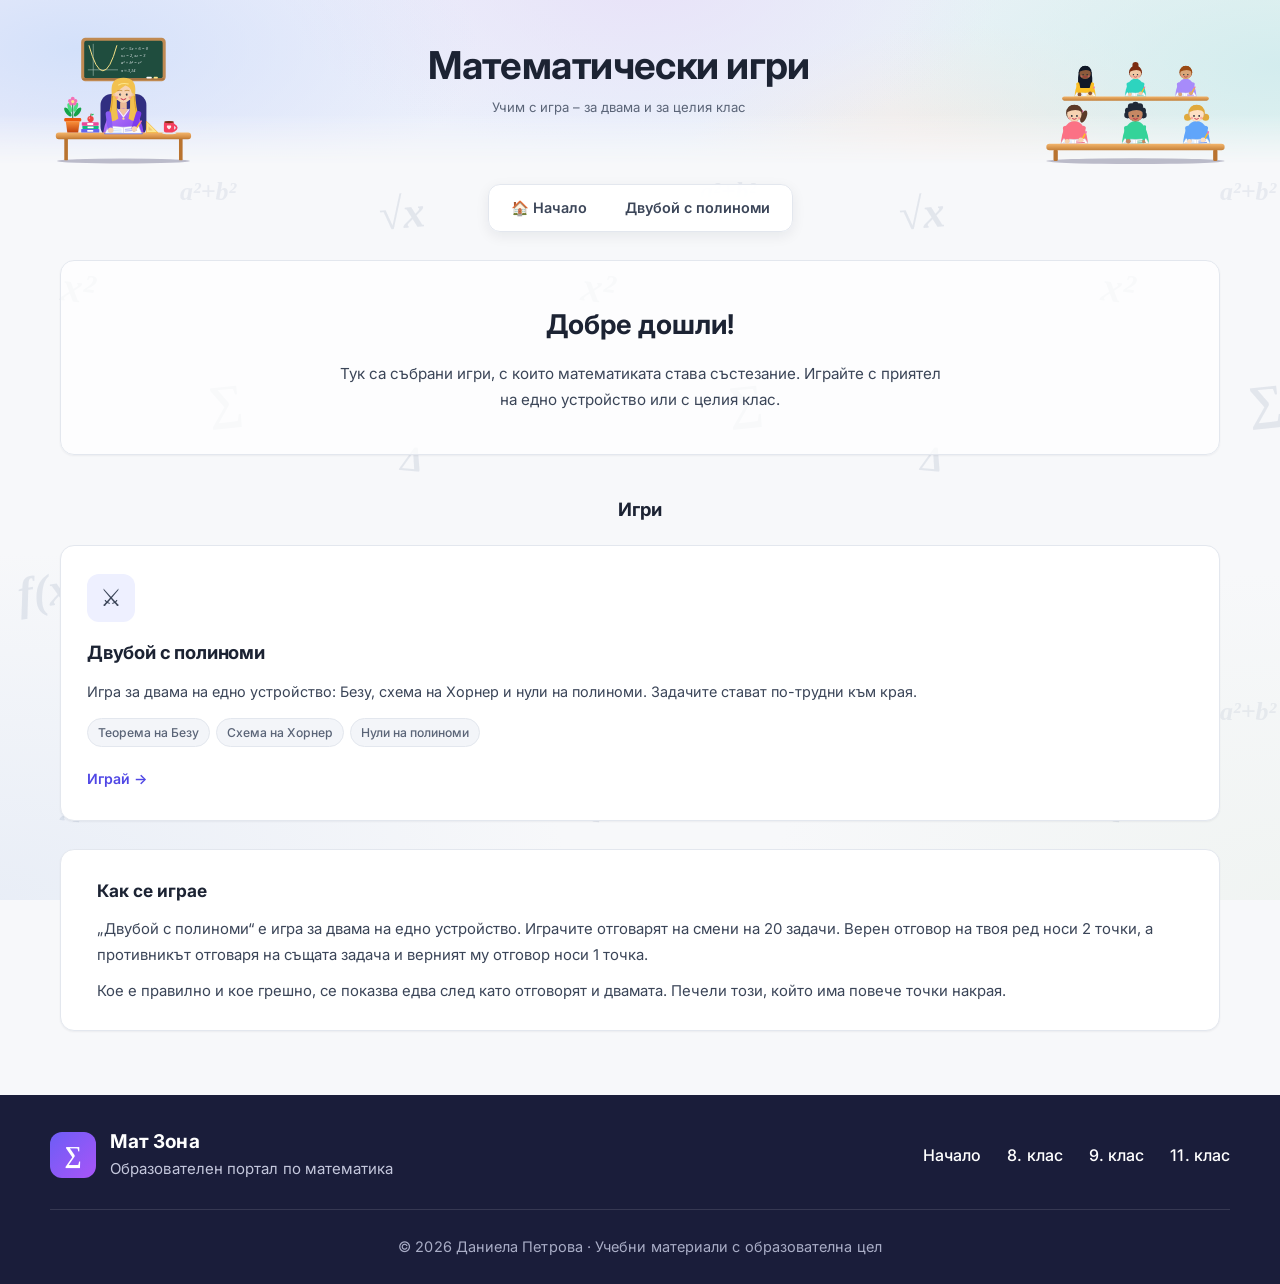
<file: igri/index.html>
<!DOCTYPE html>
<html lang="bg">
<head>
<meta charset="UTF-8">
<meta name="viewport" content="width=device-width, initial-scale=1">
<meta name="theme-color" content="#eef1fa">
<title>Математически игри – Мат Зона</title>
<link rel="preconnect" href="https://fonts.googleapis.com">
<link rel="preconnect" href="https://fonts.gstatic.com" crossorigin>
<link href="https://fonts.googleapis.com/css2?family=Inter:wght@400;500;600;700;800&display=swap" rel="stylesheet">
<link rel="stylesheet" href="../math.css?v=20261126m">
<link rel="stylesheet" href="../footer.css?v=20261126m">
<link rel="icon" href="data:image/svg+xml,<svg xmlns='http://www.w3.org/2000/svg' viewBox='0 0 100 100'><text y='.9em' font-size='90'>∑</text></svg>">
</head>
<body class="klas">
<header class="kh">
  <div class="hd-art hd-girl" role="img" aria-label="Руса учителка пише в тетрадка">
<svg viewBox="0 -40 240 212" xmlns="http://www.w3.org/2000/svg" aria-hidden="true" focusable="false">
<defs>
<linearGradient id="tBlouse" x1="0" y1="0" x2="1" y2="1"><stop offset="0" stop-color="#c084fc"/><stop offset="1" stop-color="#7c3aed"/></linearGradient>
<linearGradient id="tDesk" x1="0" y1="0" x2="0" y2="1"><stop offset="0" stop-color="#f3b56b"/><stop offset=".7" stop-color="#d48d44"/><stop offset="1" stop-color="#b9732f"/></linearGradient>
<linearGradient id="tPot" x1="0" y1="0" x2="0" y2="1"><stop offset="0" stop-color="#fb923c"/><stop offset="1" stop-color="#c2410c"/></linearGradient>
</defs>
<ellipse cx="120" cy="167" rx="110" ry="4" fill="#0f0a3c" opacity=".25"/>
<rect x="22" y="128" width="6" height="38" rx="2" fill="#b9732f"/>
<rect x="212" y="128" width="6" height="38" rx="2" fill="#b9732f"/>
<!-- дъска с формули -->
<rect x="50" y="-37" width="140" height="72" rx="7" fill="#c08a52"/>
<rect x="55" y="-32" width="130" height="62" rx="3.5" fill="#1f4d3e"/>
<g stroke="#cfe3da" stroke-width="1" opacity=".75"><line x1="61" y1="16" x2="111" y2="16"/><line x1="70" y1="-27" x2="70" y2="26"/></g>
<path class="t-line" d="M63 -24 Q86 60 109 -24" fill="none" stroke="#fde68a" stroke-width="1.6" stroke-linecap="round"/>
<circle class="t-dot" cx="81" cy="16" r="1.9" fill="#fb7185"/><circle class="t-dot" cx="91" cy="16" r="1.9" fill="#fb7185"/>
<g font-family="Georgia,'Times New Roman',serif" font-style="italic" font-size="7.2" fill="#f1f5f9">
<text x="116" y="-17">x² − 5x + 6 = 0</text><text x="116" y="-5">x₁ = 2,  x₂ = 3</text>
<text x="116" y="7">a² + b² = c²</text><text x="116" y="19">π ≈ 3,14</text></g>
<rect x="52" y="30" width="136" height="3" rx="1.5" fill="#a87442"/>
<rect x="158" y="27.6" width="9" height="2.6" rx="1.2" fill="#fff"/><rect x="170" y="27.6" width="7" height="2.6" rx="1.2" fill="#fde68a"/>
<!-- стол и тяло -->
<rect x="82" y="56" width="76" height="72" rx="18" fill="#312e81"/>
<rect x="114.5" y="68" width="11" height="16" rx="3" fill="#eab896"/>
<path d="M86 128 Q88 84 120 80 Q152 84 154 128Z" fill="url(#tBlouse)"/>
<path d="M112 81 L120 93 L128 81Z" fill="#f2c29e"/>
<path d="M110 80.5 L120 94 L130 80.5" stroke="#fff" stroke-width="2" fill="none" stroke-linejoin="round" opacity=".9"/>
<circle cx="120" cy="97" r="1.9" fill="#fde68a"/>
<!-- глава с дълга руса коса -->
<g class="t-head">
<path d="M120 29 Q98 29 100.5 54 Q100 78 93 99 Q103 104 111.5 97 Q108 82 109 66 L131 66 Q132 82 128.5 97 Q137 104 147 99 Q140 78 139.5 54 Q142 29 120 29Z" fill="#f2c14e"/>
<path d="M102 60 Q101 82 95.5 97" stroke="#d99b22" stroke-width="1.4" fill="none" stroke-linecap="round"/>
<path d="M138 60 Q139 82 144.5 97" stroke="#d99b22" stroke-width="1.4" fill="none" stroke-linecap="round"/>
<circle cx="105.6" cy="57" r="2.7" fill="#f2c29e"/><circle cx="134.4" cy="57" r="2.7" fill="#f2c29e"/>
<ellipse cx="120" cy="55" rx="14" ry="15.5" fill="#f7d3b2"/>
<path d="M105.5 55 Q103 35 121 35 Q138 36 134.5 55 Q132 44 123 42 Q114 48 105.5 55Z" fill="#f2c14e"/>
<path d="M112 41 Q119 37.5 128 39.5" stroke="#fde68a" stroke-width="1.8" fill="none" stroke-linecap="round"/>
<path d="M110.5 50.5 Q114 49 117.5 50.5 M122.5 50.5 Q126 49 129.5 50.5" stroke="#b7791f" stroke-width="1.1" fill="none" stroke-linecap="round"/>
<g class="t-eyes"><ellipse cx="114.5" cy="57" rx="1.7" ry="1.9" fill="#1f2937"/><ellipse cx="125.5" cy="57" rx="1.7" ry="1.9" fill="#1f2937"/>
<circle cx="115.1" cy="56.4" r=".6" fill="#fff"/><circle cx="126.1" cy="56.4" r=".6" fill="#fff"/></g>
<circle cx="109" cy="62" r="2.4" fill="#fb7185" opacity=".5"/><circle cx="131" cy="62" r="2.4" fill="#fb7185" opacity=".5"/>
<path d="M116 64 Q120 67.8 124 64" stroke="#be123c" stroke-width="1.4" fill="none" stroke-linecap="round"/>
</g>
<!-- бюро -->
<rect x="8" y="120" width="224" height="11" rx="5" fill="url(#tDesk)"/>
<!-- отворена тетрадка -->
<path d="M89 121.6 L151 121.6" stroke="#6366f1" stroke-width="2" stroke-linecap="round"/>
<path d="M90 121 L95 109 L120 111 L120 121Z" fill="#fff" stroke="#cbd5e1" stroke-width=".8"/>
<path d="M120 121 L120 111 L145 109 L150 121Z" fill="#fff" stroke="#cbd5e1" stroke-width=".8"/>
<path d="M95.5 113 L117 114.4 M94.3 116 L117 117.1 M93 119 L117 119.5" stroke="#93c5fd" stroke-width=".7"/>
<path d="M123 114.6 L139 113.2 M123 117.4 L142 116.2" stroke="#6366f1" stroke-width=".9" stroke-linecap="round"/>
<!-- ръце: лявата върху тетрадката, дясната пише с молив -->
<line x1="95" y1="89" x2="98" y2="114" stroke="#8b5cf6" stroke-width="9" stroke-linecap="round"/>
<circle cx="99" cy="116" r="4.6" fill="#f7d3b2"/>
<g class="t-write">
<line x1="145" y1="89" x2="138" y2="112" stroke="#7c3aed" stroke-width="9" stroke-linecap="round"/>
<line x1="139" y1="116" x2="148" y2="103" stroke="#fbbf24" stroke-width="2.6" stroke-linecap="round"/>
<line x1="148" y1="103" x2="149.4" y2="101" stroke="#f472b6" stroke-width="2.6" stroke-linecap="round"/>
<line x1="139" y1="116" x2="137.7" y2="117.9" stroke="#78350f" stroke-width="1.6" stroke-linecap="round"/>
<circle cx="138" cy="114" r="4.6" fill="#f7d3b2"/>
</g>
<!-- символи, които „излитат“ от тетрадката -->
<g font-family="Georgia,'Times New Roman',serif" font-style="italic" font-weight="700" font-size="8" fill="#c4b5fd">
<text class="t-sym" style="--dx:-10px;--d:0s" x="84" y="106">x²</text>
<text class="t-sym" style="--dx:10px;--d:1.2s" x="150" y="104">π</text>
<text class="t-sym" style="--dx:-6px;--d:2.4s" x="80" y="96">+</text>
<text class="t-sym" style="--dx:8px;--d:3s" x="156" y="96">√</text>
</g>
<!-- купчина тетрадки и ябълка -->
<rect x="50" y="114" width="30" height="6" rx="1.2" fill="#6366f1"/><rect x="60" y="115.5" width="10" height="3" rx=".6" fill="#fff"/>
<rect x="52" y="108.5" width="27" height="5.5" rx="1.2" fill="#10b981"/><rect x="60.5" y="109.8" width="10" height="3" rx=".6" fill="#fff"/>
<rect x="51" y="103" width="28" height="5.5" rx="1.2" fill="#ec4899"/><rect x="60" y="104.3" width="10" height="3" rx=".6" fill="#fff"/>
<circle cx="65.5" cy="97.5" r="5.2" fill="#ef4444"/>
<path d="M65.5 92.5 L66.3 89" stroke="#7c2d12" stroke-width="1.2" stroke-linecap="round"/>
<ellipse cx="68.6" cy="90.2" rx="2.4" ry="1.2" fill="#22c55e" transform="rotate(-25 68.6 90.2)"/>
<circle cx="63.6" cy="96" r="1.3" fill="#fff" opacity=".5"/>
<!-- саксийно цвете -->
<g class="t-plant">
<line x1="36" y1="98" x2="36" y2="70" stroke="#15803d" stroke-width="1.6"/>
<ellipse cx="28" cy="86" rx="3.6" ry="9" fill="#16a34a" transform="rotate(-38 28 86)"/>
<ellipse cx="44" cy="86" rx="3.6" ry="9" fill="#16a34a" transform="rotate(38 44 86)"/>
<ellipse cx="31" cy="79" rx="3" ry="8" fill="#4ade80" transform="rotate(-18 31 79)"/>
<ellipse cx="41" cy="78" rx="3" ry="8" fill="#4ade80" transform="rotate(20 41 78)"/>
<g fill="#f472b6"><circle cx="36" cy="64" r="3.2"/><circle cx="31.5" cy="67.5" r="3.2"/><circle cx="40.5" cy="67.5" r="3.2"/><circle cx="33" cy="72" r="3.2"/><circle cx="39" cy="72" r="3.2"/></g>
<circle cx="36" cy="68.6" r="2.6" fill="#fde68a"/>
</g>
<rect x="22" y="96" width="28" height="5.5" rx="2" fill="#ea580c"/>
<path d="M24.5 101 L47.5 101 L45 120 L27 120Z" fill="url(#tPot)"/>
<!-- триъгълник за чертане -->
<path d="M158 120 L158 101 L177 120Z" fill="#fde68a" stroke="#f59e0b" stroke-width="1" stroke-linejoin="round" opacity=".95"/>
<path d="M161.5 116.5 L161.5 109.5 L168.5 116.5Z" fill="#d48d44" opacity=".35"/>
<!-- кафе -->
<ellipse cx="196" cy="120.5" rx="12" ry="2.4" fill="#e2e8f0"/>
<path d="M204 107 Q212.5 112 204 117" stroke="#f43f5e" stroke-width="3" fill="none" stroke-linecap="round"/>
<rect x="187" y="102" width="17" height="18" rx="3.5" fill="#f43f5e"/>
<ellipse cx="195.5" cy="102.6" rx="7.9" ry="1.8" fill="#7c2d12"/>
<path d="M195.5 115 Q190 110.5 192.8 108.4 Q194.7 107.3 195.5 109.2 Q196.3 107.3 198.2 108.4 Q201 110.5 195.5 115Z" fill="#fff" opacity=".9"/>
<g stroke="#fff" stroke-width="1.6" fill="none" stroke-linecap="round">
<path class="t-steam" d="M191 98 Q188.5 93.5 191 89"/><path class="t-steam" style="--d:.7s" d="M195.5 98 Q198 93 195.5 87.5"/><path class="t-steam" style="--d:1.4s" d="M200 98 Q197.5 93.5 200 89"/>
</g>
</svg>
  </div>
  <div class="ht">
    <h1>Математически игри</h1>
    <p>Учим с игра – за двама и за целия клас</p>
  </div>
  <div class="hd-art hd-class" role="img" aria-label="Ученици пишат в тетрадки">
<svg viewBox="0 0 260 178" xmlns="http://www.w3.org/2000/svg" aria-hidden="true" focusable="false">
<defs><linearGradient id="sDesk" x1="0" y1="0" x2="0" y2="1"><stop offset="0" stop-color="#f3b56b"/><stop offset="1" stop-color="#c47f38"/></linearGradient></defs>
<ellipse cx="130" cy="174" rx="124" ry="4" fill="#0f0a3c" opacity=".25"/>
<g transform="translate(60,84) scale(0.78)"><g class="st" style="--d:1.1s"><path d="M-19 2 Q-17 -30 0 -32 Q17 -30 19 2Z" fill="#fbbf24"/><g class="s-head"><path d="M-11.5 -43 Q-15 -20 -9 -15 L9 -15 Q15 -20 11.5 -43Z" fill="#111827"/><circle cx="0" cy="-43" r="11.5" fill="#111827"/><circle cx="0" cy="-41" r="10" fill="#8d5a3b"/><path d="M-10.5 -44 Q-8 -55 0 -54 Q9 -55 10.5 -44 Q3 -50 -10.5 -44Z" fill="#111827"/><g class="s-eyes"><circle cx="-3.6" cy="-38.8" r="1.25" fill="#1f2937"/><circle cx="3.6" cy="-38.8" r="1.25" fill="#1f2937"/></g><circle cx="-6.5" cy="-36" r="1.8" fill="#fb7185" opacity=".45"/><circle cx="6.5" cy="-36" r="1.8" fill="#fb7185" opacity=".45"/><path d="M-2.6 -35 Q0 -33 2.6 -35" stroke="#be123c" stroke-width="1.1" fill="none" stroke-linecap="round"/></g><path d="M-19 0 L-15 -7 L0 -6 L15 -7 L19 0Z" fill="#fff" stroke="#cbd5e1" stroke-width=".8"/><path d="M0 -6 L0 0" stroke="#cbd5e1" stroke-width=".8"/><path d="M-14 -4.3 L-3 -3.8 M-16 -1.8 L-3 -1.4" stroke="#93c5fd" stroke-width=".6"/><path d="M3 -3.8 L12 -4.4 M3 -1.4 L14 -2" stroke="#f59e0b" stroke-width=".8" stroke-linecap="round"/><line x1="-13" y1="-22" x2="-10" y2="-5" stroke="#fbbf24" stroke-width="6" stroke-linecap="round"/><circle cx="-10" cy="-3.5" r="3.4" fill="#8d5a3b"/><g class="s-write"><line x1="13" y1="-22" x2="9" y2="-7" stroke="#fbbf24" stroke-width="6" stroke-linecap="round"/><line x1="10" y1="-5" x2="15.5" y2="-15" stroke="#fbbf24" stroke-width="2.2" stroke-linecap="round"/><line x1="15.5" y1="-15" x2="16.4" y2="-16.7" stroke="#f472b6" stroke-width="2.2" stroke-linecap="round"/><line x1="10" y1="-5" x2="9.2" y2="-3.3" stroke="#78350f" stroke-width="1.3" stroke-linecap="round"/><circle cx="9" cy="-5.5" r="3.4" fill="#8d5a3b"/></g></g></g>
<g transform="translate(130,84) scale(0.78)"><g class="st" style="--d:0.4s"><path d="M-19 2 Q-17 -30 0 -32 Q17 -30 19 2Z" fill="#2dd4bf"/><g class="s-head"><circle cx="0" cy="-56" r="5.5" fill="#7c2d12"/><circle cx="0" cy="-43" r="11.5" fill="#7c2d12"/><circle cx="0" cy="-41" r="10" fill="#f2c9a5"/><path d="M-10.5 -44 Q-8 -55 0 -54 Q9 -55 10.5 -44 Q3 -50 -10.5 -44Z" fill="#7c2d12"/><g class="s-eyes"><circle cx="-3.6" cy="-38.8" r="1.25" fill="#1f2937"/><circle cx="3.6" cy="-38.8" r="1.25" fill="#1f2937"/></g><circle cx="-6.5" cy="-36" r="1.8" fill="#fb7185" opacity=".45"/><circle cx="6.5" cy="-36" r="1.8" fill="#fb7185" opacity=".45"/><path d="M-2.6 -35 Q0 -33 2.6 -35" stroke="#be123c" stroke-width="1.1" fill="none" stroke-linecap="round"/></g><path d="M-19 0 L-15 -7 L0 -6 L15 -7 L19 0Z" fill="#fff" stroke="#cbd5e1" stroke-width=".8"/><path d="M0 -6 L0 0" stroke="#cbd5e1" stroke-width=".8"/><path d="M-14 -4.3 L-3 -3.8 M-16 -1.8 L-3 -1.4" stroke="#93c5fd" stroke-width=".6"/><path d="M3 -3.8 L12 -4.4 M3 -1.4 L14 -2" stroke="#0d9488" stroke-width=".8" stroke-linecap="round"/><line x1="-13" y1="-22" x2="-10" y2="-5" stroke="#2dd4bf" stroke-width="6" stroke-linecap="round"/><circle cx="-10" cy="-3.5" r="3.4" fill="#f2c9a5"/><g class="s-write"><line x1="13" y1="-22" x2="9" y2="-7" stroke="#2dd4bf" stroke-width="6" stroke-linecap="round"/><line x1="10" y1="-5" x2="15.5" y2="-15" stroke="#fbbf24" stroke-width="2.2" stroke-linecap="round"/><line x1="15.5" y1="-15" x2="16.4" y2="-16.7" stroke="#f472b6" stroke-width="2.2" stroke-linecap="round"/><line x1="10" y1="-5" x2="9.2" y2="-3.3" stroke="#78350f" stroke-width="1.3" stroke-linecap="round"/><circle cx="9" cy="-5.5" r="3.4" fill="#f2c9a5"/></g></g></g>
<g transform="translate(200,84) scale(0.78)"><g class="st" style="--d:1.6s"><path d="M-19 2 Q-17 -30 0 -32 Q17 -30 19 2Z" fill="#a78bfa"/><g class="s-head"><circle cx="0" cy="-43" r="11.5" fill="#9a4a14"/><circle cx="0" cy="-41" r="10" fill="#d9a679"/><path d="M-10.5 -44 Q-8 -55 0 -54 Q9 -55 10.5 -44 Q3 -50 -10.5 -44Z" fill="#9a4a14"/><g class="s-eyes"><circle cx="-3.6" cy="-38.8" r="1.25" fill="#1f2937"/><circle cx="3.6" cy="-38.8" r="1.25" fill="#1f2937"/></g><circle cx="-6.5" cy="-36" r="1.8" fill="#fb7185" opacity=".45"/><circle cx="6.5" cy="-36" r="1.8" fill="#fb7185" opacity=".45"/><path d="M-2.6 -35 Q0 -33 2.6 -35" stroke="#be123c" stroke-width="1.1" fill="none" stroke-linecap="round"/></g><path d="M-19 0 L-15 -7 L0 -6 L15 -7 L19 0Z" fill="#fff" stroke="#cbd5e1" stroke-width=".8"/><path d="M0 -6 L0 0" stroke="#cbd5e1" stroke-width=".8"/><path d="M-14 -4.3 L-3 -3.8 M-16 -1.8 L-3 -1.4" stroke="#93c5fd" stroke-width=".6"/><path d="M3 -3.8 L12 -4.4 M3 -1.4 L14 -2" stroke="#7c3aed" stroke-width=".8" stroke-linecap="round"/><line x1="-13" y1="-22" x2="-10" y2="-5" stroke="#a78bfa" stroke-width="6" stroke-linecap="round"/><circle cx="-10" cy="-3.5" r="3.4" fill="#d9a679"/><g class="s-write"><line x1="13" y1="-22" x2="9" y2="-7" stroke="#a78bfa" stroke-width="6" stroke-linecap="round"/><line x1="10" y1="-5" x2="15.5" y2="-15" stroke="#fbbf24" stroke-width="2.2" stroke-linecap="round"/><line x1="15.5" y1="-15" x2="16.4" y2="-16.7" stroke="#f472b6" stroke-width="2.2" stroke-linecap="round"/><line x1="10" y1="-5" x2="9.2" y2="-3.3" stroke="#78350f" stroke-width="1.3" stroke-linecap="round"/><circle cx="9" cy="-5.5" r="3.4" fill="#d9a679"/></g></g></g>
<rect x="28" y="84" width="204" height="6" rx="3" fill="url(#sDesk)"/>
<rect x="16" y="158" width="6" height="16" rx="2" fill="#b9732f"/><rect x="238" y="158" width="6" height="16" rx="2" fill="#b9732f"/>
<g transform="translate(45,150) scale(1)"><g class="st" style="--d:0s"><path d="M-19 2 Q-17 -30 0 -32 Q17 -30 19 2Z" fill="#fb7185"/><g class="s-head"><ellipse cx="13" cy="-38" rx="4" ry="9" fill="#5b3a29" transform="rotate(22 13 -38)"/><circle cx="10.5" cy="-45" r="2" fill="#f472b6"/><circle cx="0" cy="-43" r="11.5" fill="#5b3a29"/><circle cx="0" cy="-41" r="10" fill="#f7d3b2"/><path d="M-10.5 -44 Q-8 -55 0 -54 Q9 -55 10.5 -44 Q3 -50 -10.5 -44Z" fill="#5b3a29"/><g class="s-eyes"><circle cx="-3.6" cy="-38.8" r="1.25" fill="#1f2937"/><circle cx="3.6" cy="-38.8" r="1.25" fill="#1f2937"/></g><circle cx="-6.5" cy="-36" r="1.8" fill="#fb7185" opacity=".45"/><circle cx="6.5" cy="-36" r="1.8" fill="#fb7185" opacity=".45"/><path d="M-2.6 -35 Q0 -33 2.6 -35" stroke="#be123c" stroke-width="1.1" fill="none" stroke-linecap="round"/></g><path d="M-19 0 L-15 -7 L0 -6 L15 -7 L19 0Z" fill="#fff" stroke="#cbd5e1" stroke-width=".8"/><path d="M0 -6 L0 0" stroke="#cbd5e1" stroke-width=".8"/><path d="M-14 -4.3 L-3 -3.8 M-16 -1.8 L-3 -1.4" stroke="#93c5fd" stroke-width=".6"/><path d="M3 -3.8 L12 -4.4 M3 -1.4 L14 -2" stroke="#e11d48" stroke-width=".8" stroke-linecap="round"/><line x1="-13" y1="-22" x2="-10" y2="-5" stroke="#fb7185" stroke-width="6" stroke-linecap="round"/><circle cx="-10" cy="-3.5" r="3.4" fill="#f7d3b2"/><g class="s-write"><line x1="13" y1="-22" x2="9" y2="-7" stroke="#fb7185" stroke-width="6" stroke-linecap="round"/><line x1="10" y1="-5" x2="15.5" y2="-15" stroke="#fbbf24" stroke-width="2.2" stroke-linecap="round"/><line x1="15.5" y1="-15" x2="16.4" y2="-16.7" stroke="#f472b6" stroke-width="2.2" stroke-linecap="round"/><line x1="10" y1="-5" x2="9.2" y2="-3.3" stroke="#78350f" stroke-width="1.3" stroke-linecap="round"/><circle cx="9" cy="-5.5" r="3.4" fill="#f7d3b2"/></g></g></g>
<g transform="translate(130,150) scale(1)"><g class="st" style="--d:0.7s"><path d="M-19 2 Q-17 -30 0 -32 Q17 -30 19 2Z" fill="#34d399"/><g class="s-head"><circle cx="-10" cy="-46" r="4.6" fill="#1f2937"/><circle cx="-6" cy="-52" r="4.6" fill="#1f2937"/><circle cx="0" cy="-54" r="4.6" fill="#1f2937"/><circle cx="6" cy="-52" r="4.6" fill="#1f2937"/><circle cx="10" cy="-46" r="4.6" fill="#1f2937"/><circle cx="-11" cy="-40" r="4.6" fill="#1f2937"/><circle cx="11" cy="-40" r="4.6" fill="#1f2937"/><circle cx="0" cy="-43" r="11.5" fill="#1f2937"/><circle cx="0" cy="-41" r="10" fill="#c68863"/><path d="M-10.5 -44 Q-8 -55 0 -54 Q9 -55 10.5 -44 Q3 -50 -10.5 -44Z" fill="#1f2937"/><g class="s-eyes"><circle cx="-3.6" cy="-38.8" r="1.25" fill="#1f2937"/><circle cx="3.6" cy="-38.8" r="1.25" fill="#1f2937"/></g><circle cx="-6.5" cy="-36" r="1.8" fill="#fb7185" opacity=".45"/><circle cx="6.5" cy="-36" r="1.8" fill="#fb7185" opacity=".45"/><path d="M-2.6 -35 Q0 -33 2.6 -35" stroke="#be123c" stroke-width="1.1" fill="none" stroke-linecap="round"/></g><path d="M-19 0 L-15 -7 L0 -6 L15 -7 L19 0Z" fill="#fff" stroke="#cbd5e1" stroke-width=".8"/><path d="M0 -6 L0 0" stroke="#cbd5e1" stroke-width=".8"/><path d="M-14 -4.3 L-3 -3.8 M-16 -1.8 L-3 -1.4" stroke="#93c5fd" stroke-width=".6"/><path d="M3 -3.8 L12 -4.4 M3 -1.4 L14 -2" stroke="#059669" stroke-width=".8" stroke-linecap="round"/><line x1="-13" y1="-22" x2="-10" y2="-5" stroke="#34d399" stroke-width="6" stroke-linecap="round"/><circle cx="-10" cy="-3.5" r="3.4" fill="#c68863"/><g transform="translate(13,-24)"><g class="s-raise"><line x1="0" y1="0" x2="9" y2="-34" stroke="#34d399" stroke-width="6.5" stroke-linecap="round"/><circle cx="9.5" cy="-37" r="4" fill="#c68863"/></g></g></g></g>
<g transform="translate(215,150) scale(1)"><g class="st" style="--d:1.3s"><path d="M-19 2 Q-17 -30 0 -32 Q17 -30 19 2Z" fill="#60a5fa"/><g class="s-head"><circle cx="-12.5" cy="-37" r="5" fill="#e0a93b"/><circle cx="12.5" cy="-37" r="5" fill="#e0a93b"/><circle cx="-10" cy="-41" r="1.6" fill="#a78bfa"/><circle cx="10" cy="-41" r="1.6" fill="#a78bfa"/><circle cx="0" cy="-43" r="11.5" fill="#e0a93b"/><circle cx="0" cy="-41" r="10" fill="#fde0c5"/><path d="M-10.5 -44 Q-8 -55 0 -54 Q9 -55 10.5 -44 Q3 -50 -10.5 -44Z" fill="#e0a93b"/><g class="s-eyes"><circle cx="-3.6" cy="-38.8" r="1.25" fill="#1f2937"/><circle cx="3.6" cy="-38.8" r="1.25" fill="#1f2937"/></g><circle cx="-6.5" cy="-36" r="1.8" fill="#fb7185" opacity=".45"/><circle cx="6.5" cy="-36" r="1.8" fill="#fb7185" opacity=".45"/><path d="M-2.6 -35 Q0 -33 2.6 -35" stroke="#be123c" stroke-width="1.1" fill="none" stroke-linecap="round"/></g><path d="M-19 0 L-15 -7 L0 -6 L15 -7 L19 0Z" fill="#fff" stroke="#cbd5e1" stroke-width=".8"/><path d="M0 -6 L0 0" stroke="#cbd5e1" stroke-width=".8"/><path d="M-14 -4.3 L-3 -3.8 M-16 -1.8 L-3 -1.4" stroke="#93c5fd" stroke-width=".6"/><path d="M3 -3.8 L12 -4.4 M3 -1.4 L14 -2" stroke="#2563eb" stroke-width=".8" stroke-linecap="round"/><line x1="-13" y1="-22" x2="-10" y2="-5" stroke="#60a5fa" stroke-width="6" stroke-linecap="round"/><circle cx="-10" cy="-3.5" r="3.4" fill="#fde0c5"/><g class="s-write"><line x1="13" y1="-22" x2="9" y2="-7" stroke="#60a5fa" stroke-width="6" stroke-linecap="round"/><line x1="10" y1="-5" x2="15.5" y2="-15" stroke="#fbbf24" stroke-width="2.2" stroke-linecap="round"/><line x1="15.5" y1="-15" x2="16.4" y2="-16.7" stroke="#f472b6" stroke-width="2.2" stroke-linecap="round"/><line x1="10" y1="-5" x2="9.2" y2="-3.3" stroke="#78350f" stroke-width="1.3" stroke-linecap="round"/><circle cx="9" cy="-5.5" r="3.4" fill="#fde0c5"/></g></g></g>
<rect x="6" y="150" width="248" height="9" rx="4.5" fill="url(#sDesk)"/>
</svg>
  </div>
</header>

<div class="wrap">
  <nav class="lnav" aria-label="Уроци">
    <a href="../index.html">🏠 Начало</a>
    <span class="sep" aria-hidden="true">·</span>
    <a href="dvuboj-s-polinomi.html">Двубой с полиноми</a>
  </nav>

  <section class="intro">
    <h2>Добре дошли!</h2>
    <p>Тук са събрани игри, с които математиката става състезание. Играйте с приятел на едно устройство или с целия клас.</p>
  </section>

  <h2 class="sec-title">Игри</h2>
  <div class="courses">
    <a class="course" href="dvuboj-s-polinomi.html">
      <div class="ic" aria-hidden="true">⚔️</div>
      <h3>Двубой с полиноми</h3>
      <p>Игра за двама на едно устройство: Безу, схема на Хорнер и нули на полиноми. Задачите стават по-трудни към края.</p>
      <div class="tags"><span>Теорема на Безу</span><span>Схема на Хорнер</span><span>Нули на полиноми</span></div>
      <div class="go">Играй →</div>
    </a>
  </div>

  <section class="profiles">
    <h3>Как се играе</h3>
    <p>„Двубой с полиноми“ е игра за двама на едно устройство. Играчите отговарят на смени на 20 задачи. Верен отговор на твоя ред носи 2 точки, а противникът отговаря на същата задача и верният му отговор носи 1 точка.</p>
    <p>Кое е правилно и кое грешно, се показва едва след като отговорят и двамата. Печели този, който има повече точки накрая.</p>
  </section>
</div>

<footer class="site-footer">
  <div class="sf-inner">
    <div class="sf-top">
      <div class="sf-brand">
        <div class="sf-logo" aria-hidden="true">∑</div>
        <div class="sf-brand-text">
          <div class="sf-name">Мат Зона</div>
          <div class="sf-tagline">Образователен портал по математика</div>
        </div>
      </div>
      <ul class="sf-links" aria-label="Навигация във футъра">
        <li><a href="../index.html">Начало</a></li>
        <li><a href="../8-klas/index.html">8. клас</a></li>
        <li><a href="../9-klas/index.html">9. клас</a></li>
        <li><a href="../11-klas/index.html">11. клас</a></li>
      </ul>
    </div>
    <div class="sf-copy">© 2026 Даниела Петрова · Учебни материали с образователна цел</div>
  </div>
</footer>

<script src="../totop.js?v=20261126m" defer></script>
</body>
</html>
</file>
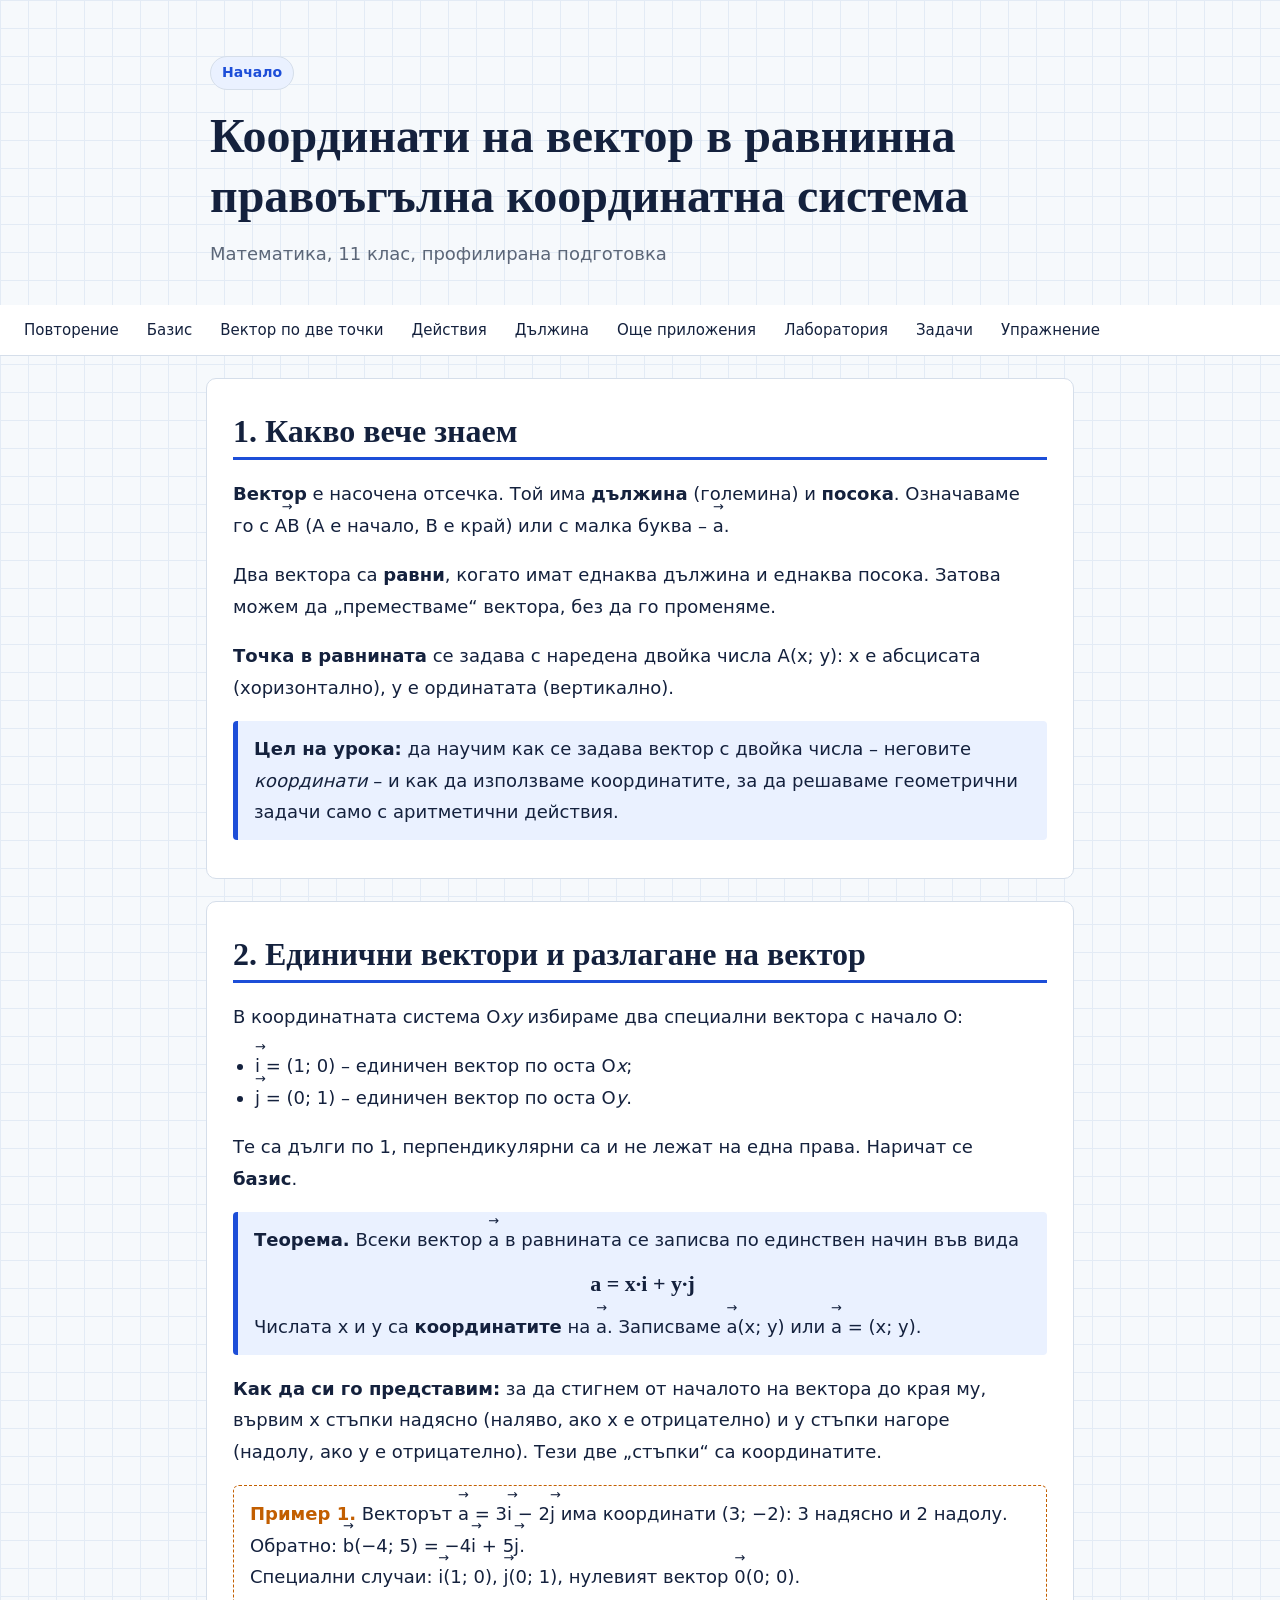
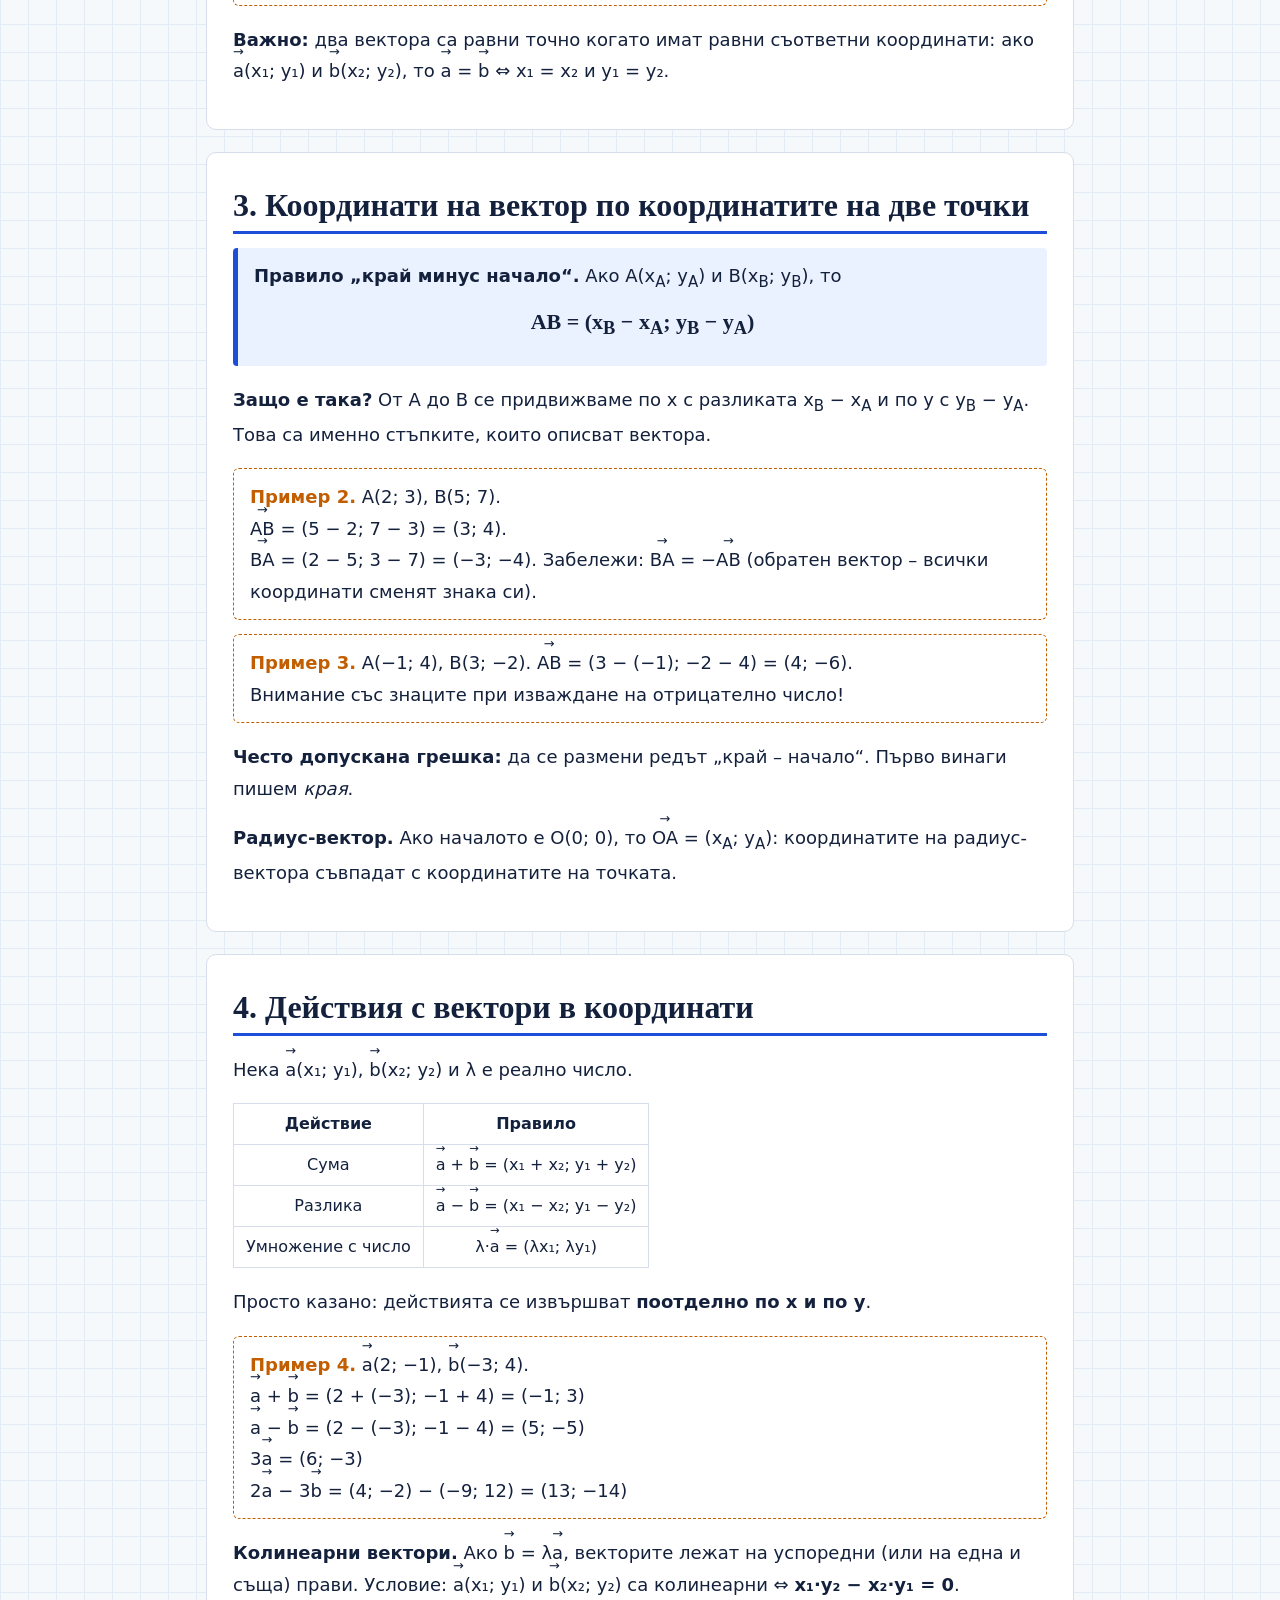
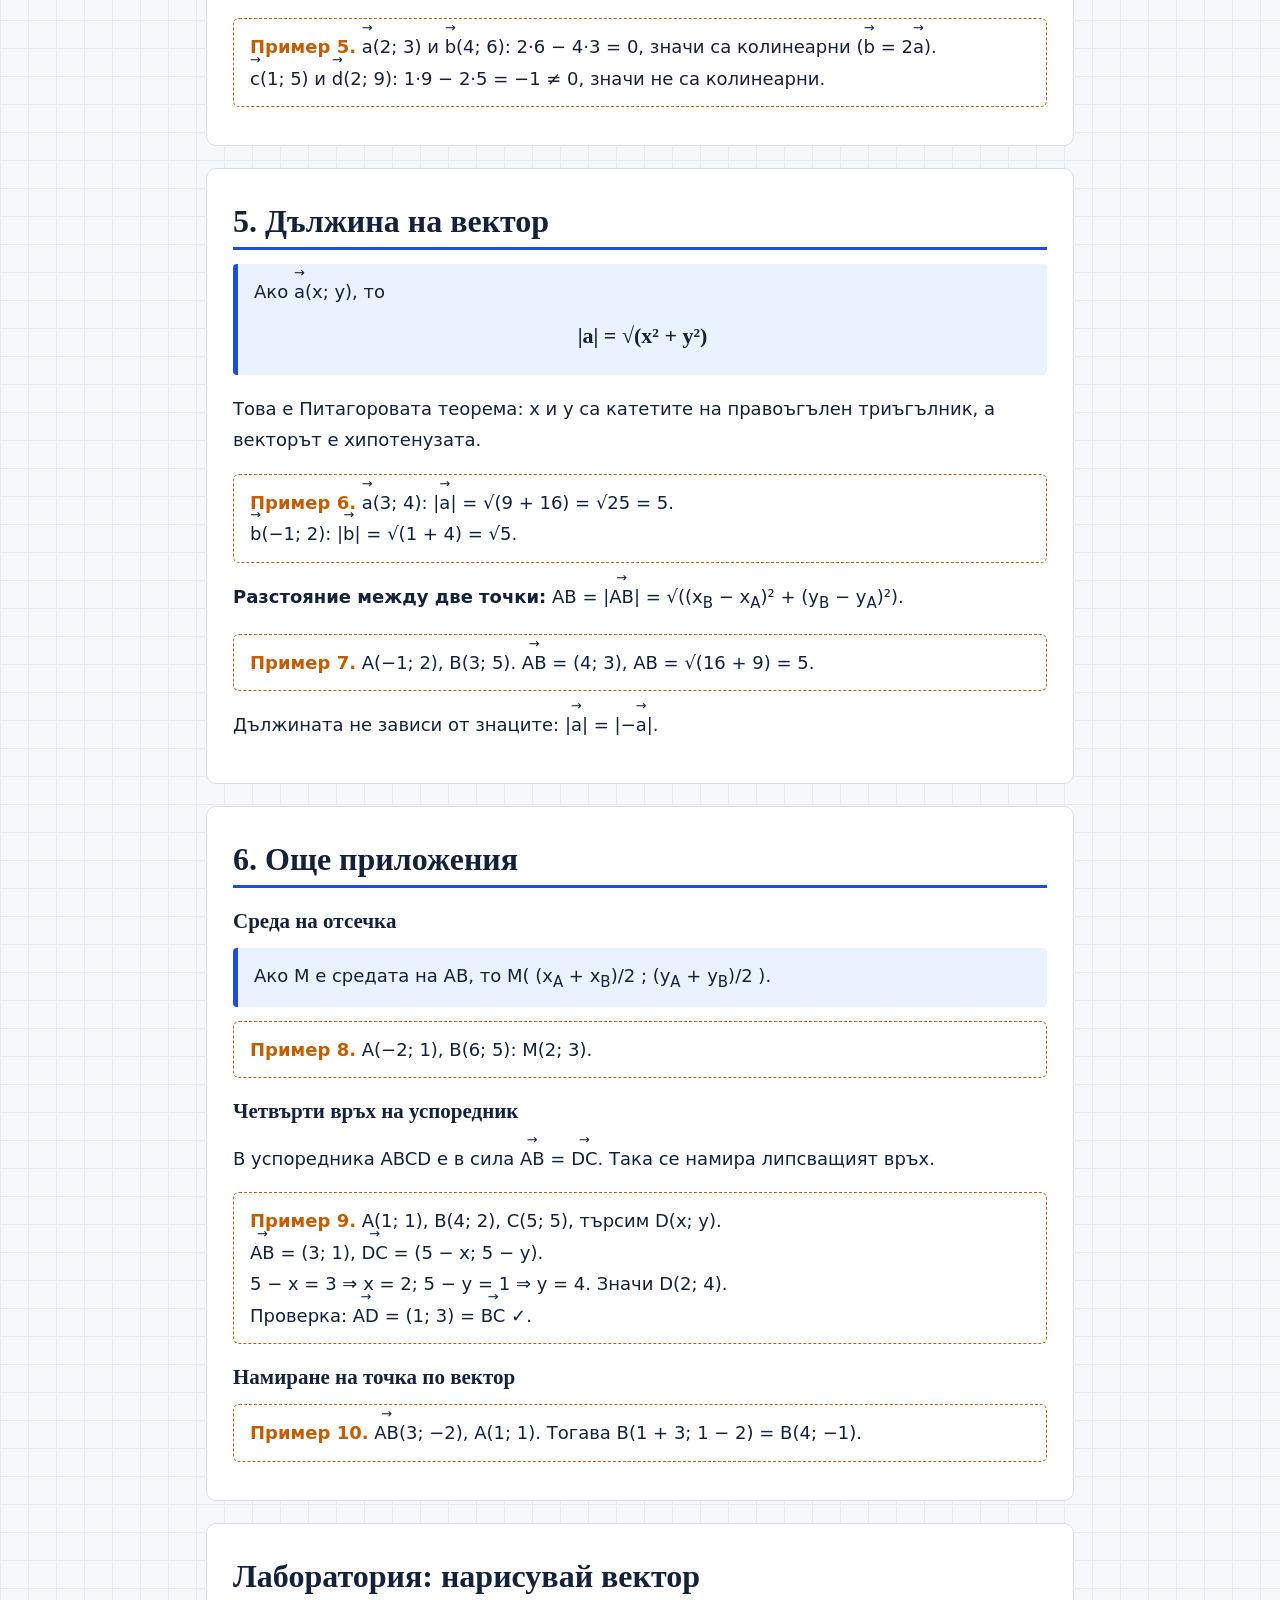
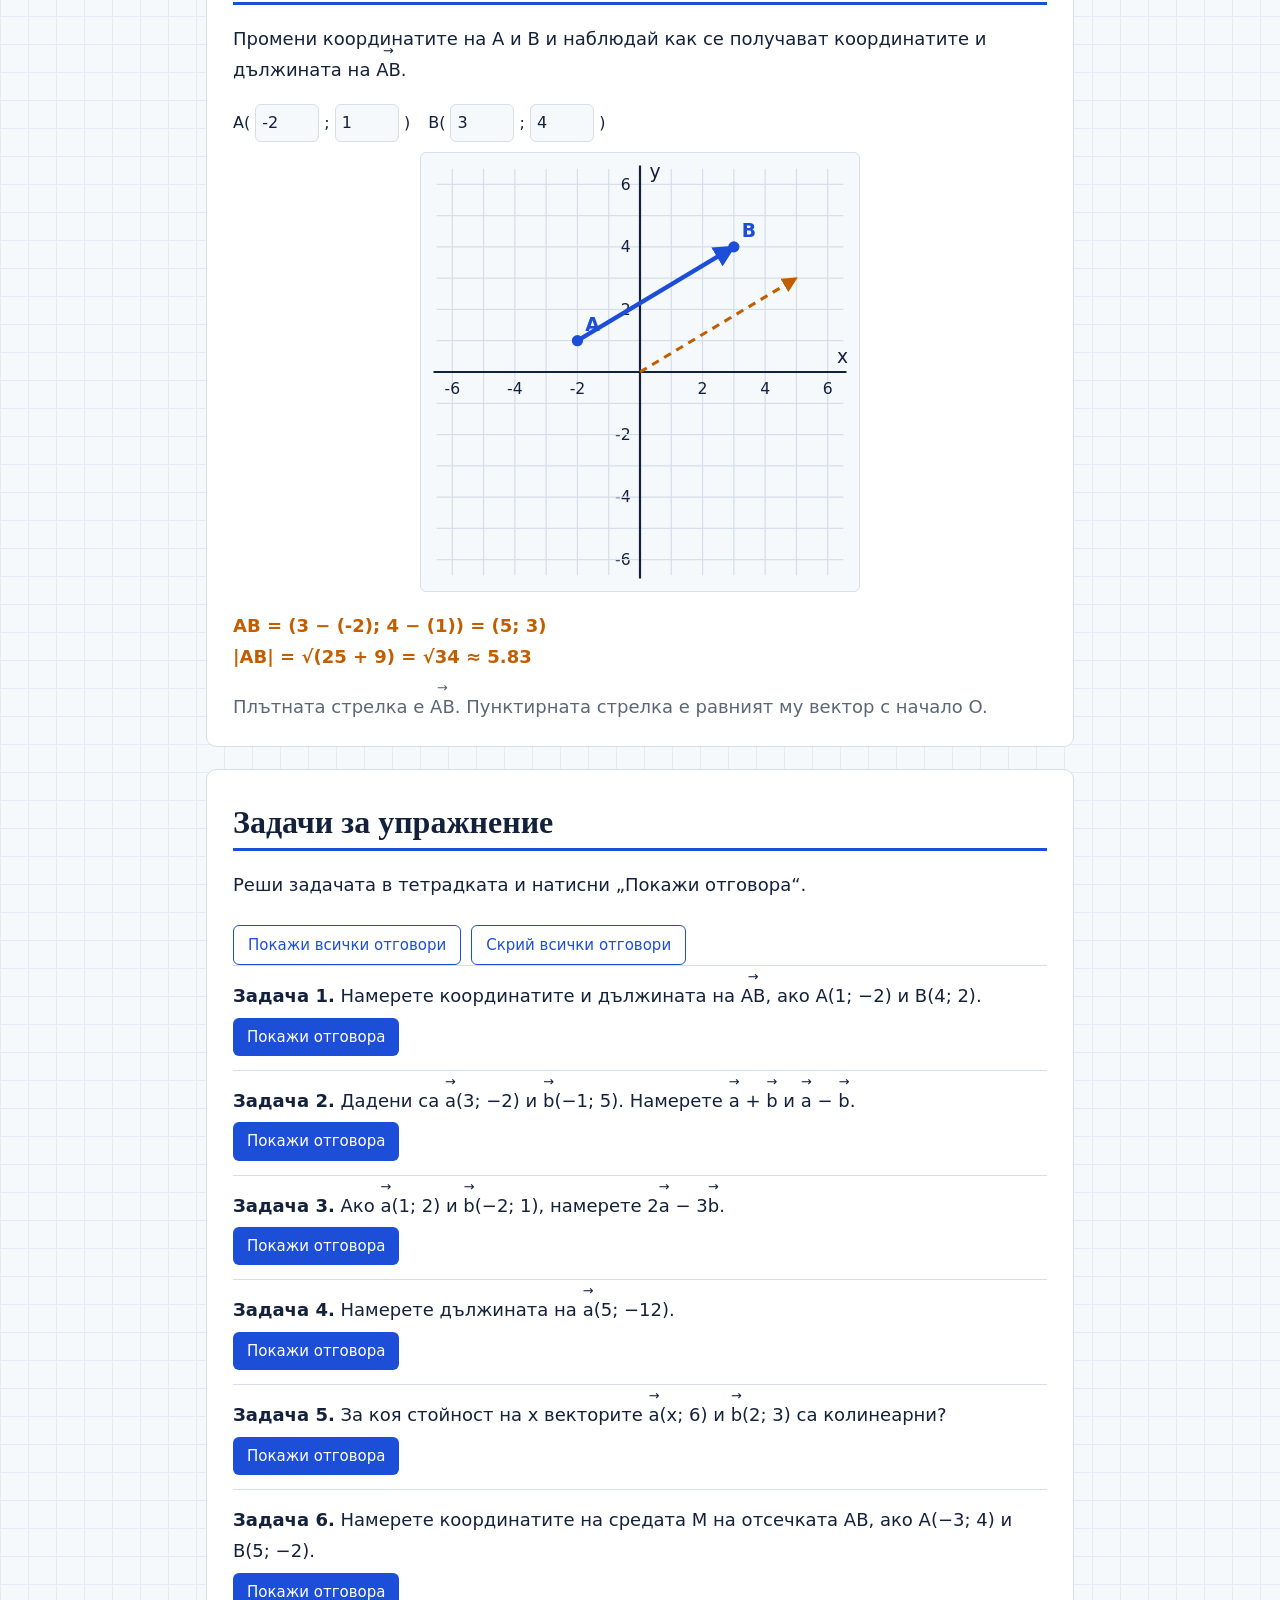
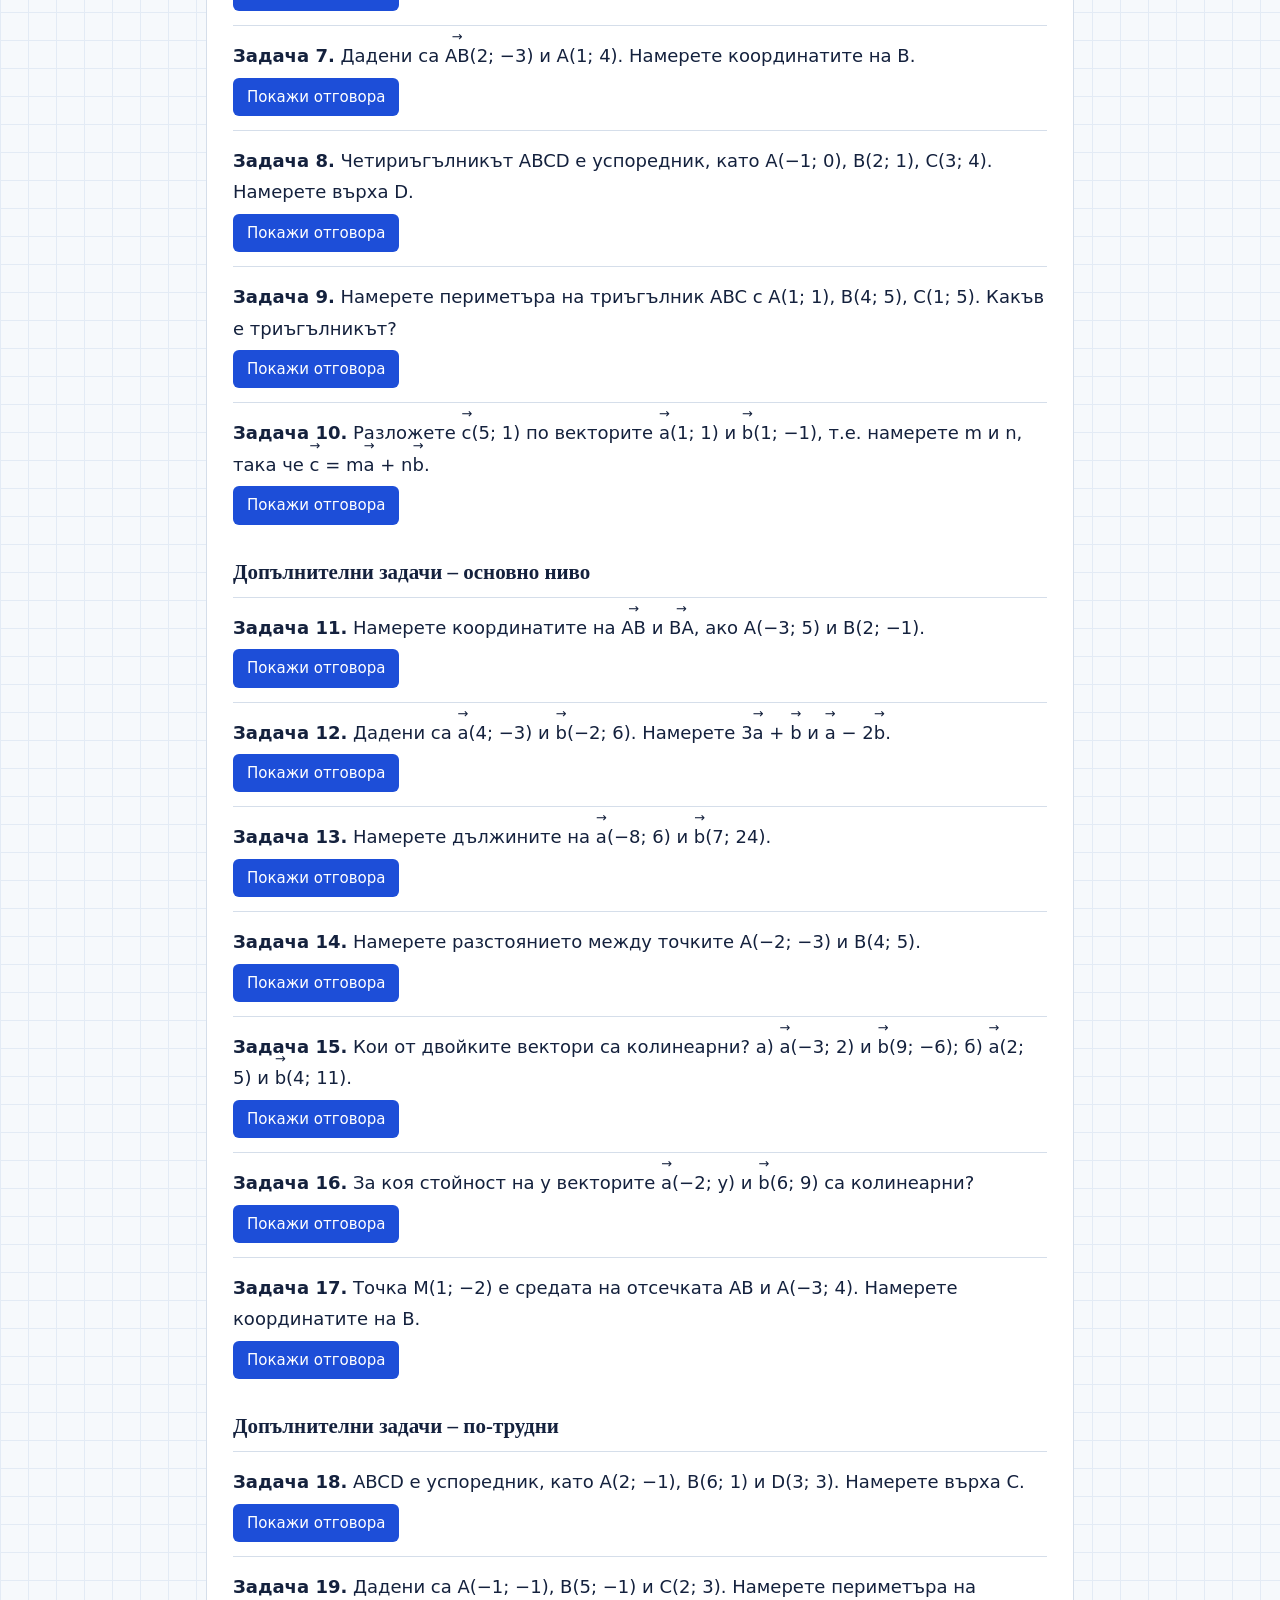
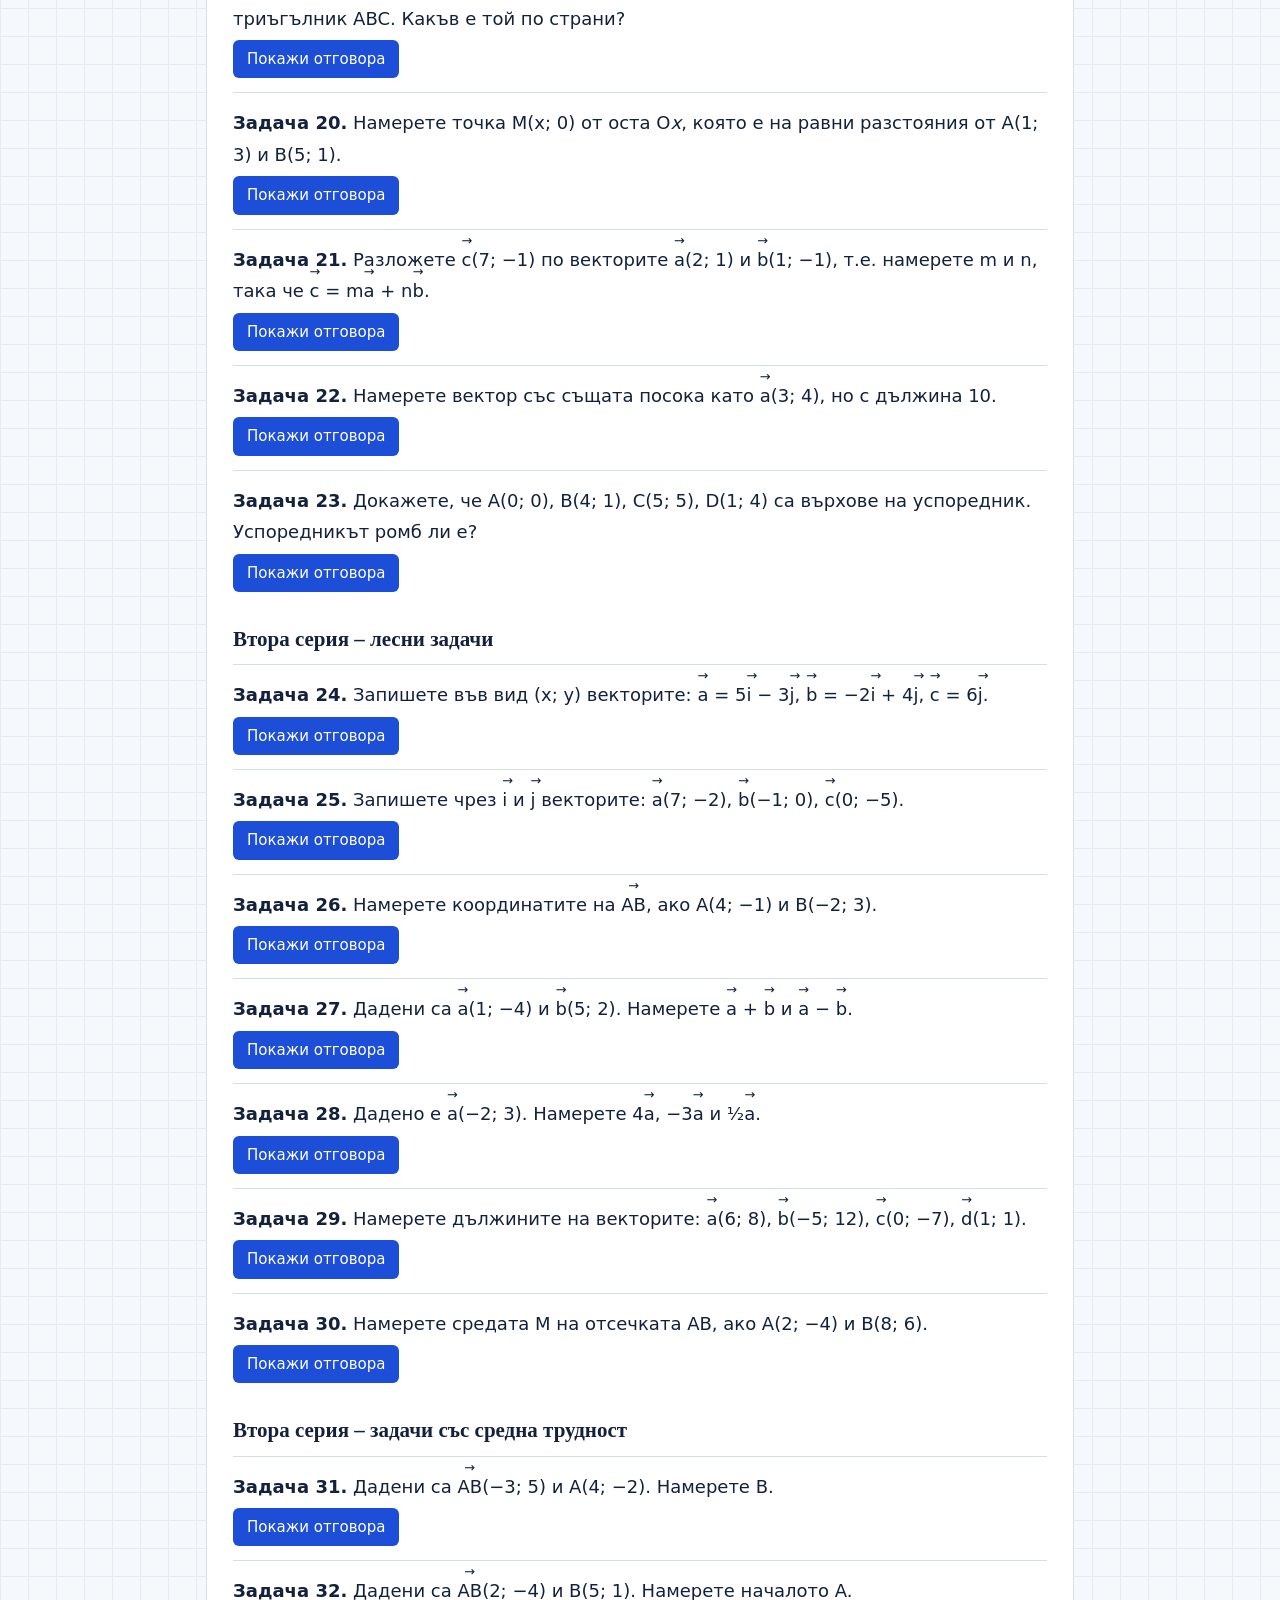
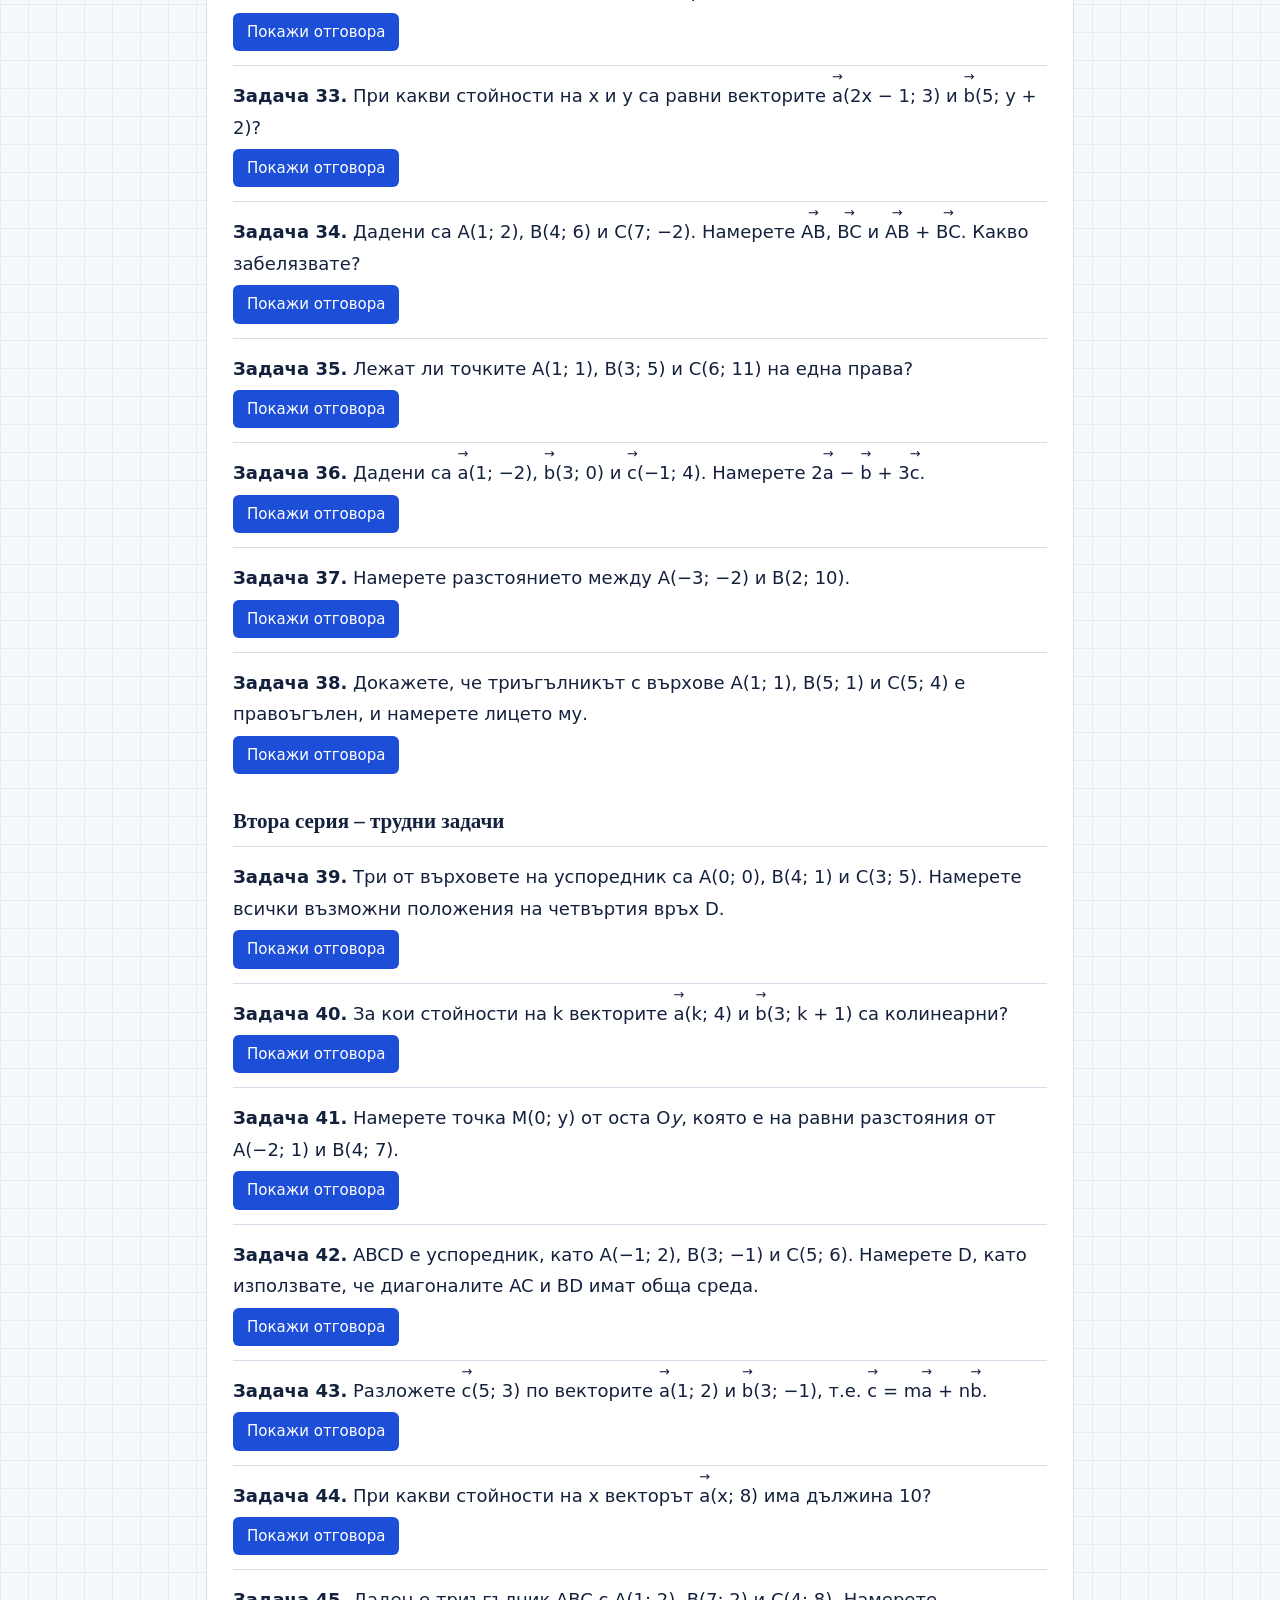
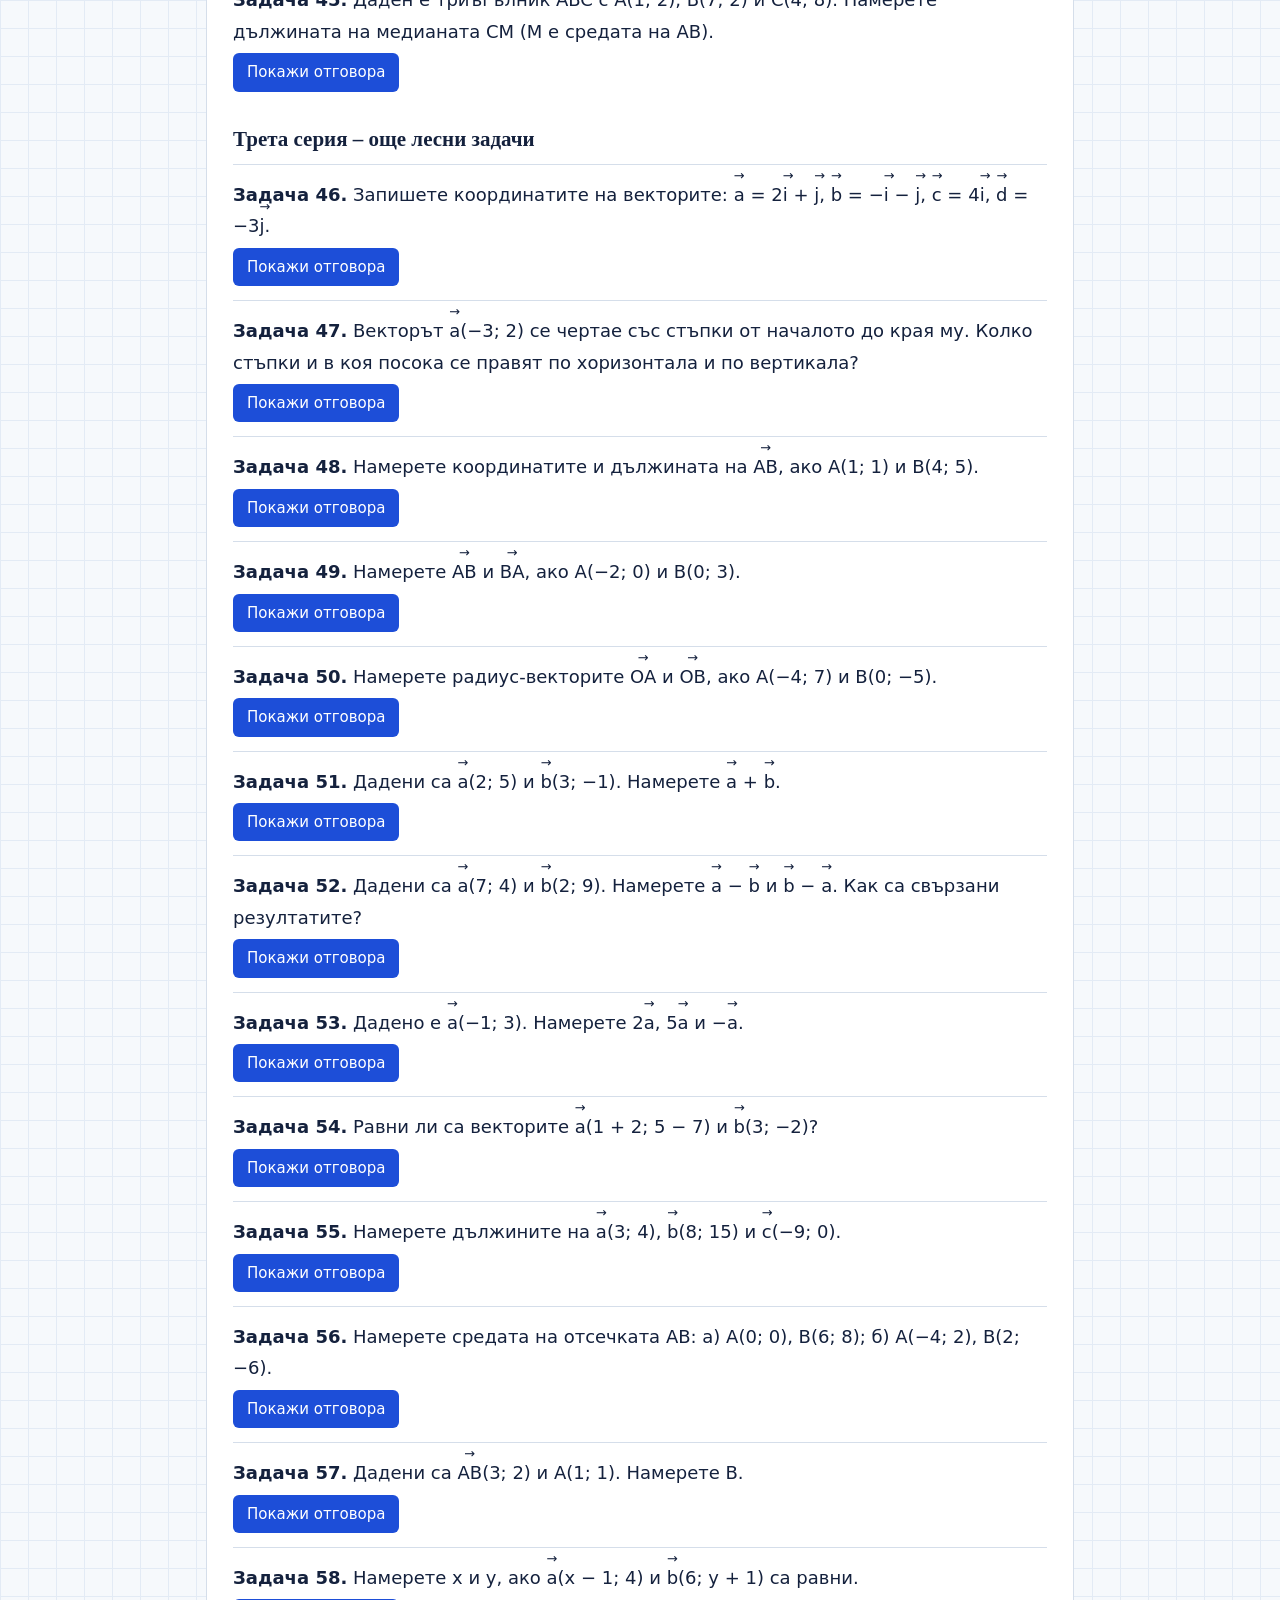
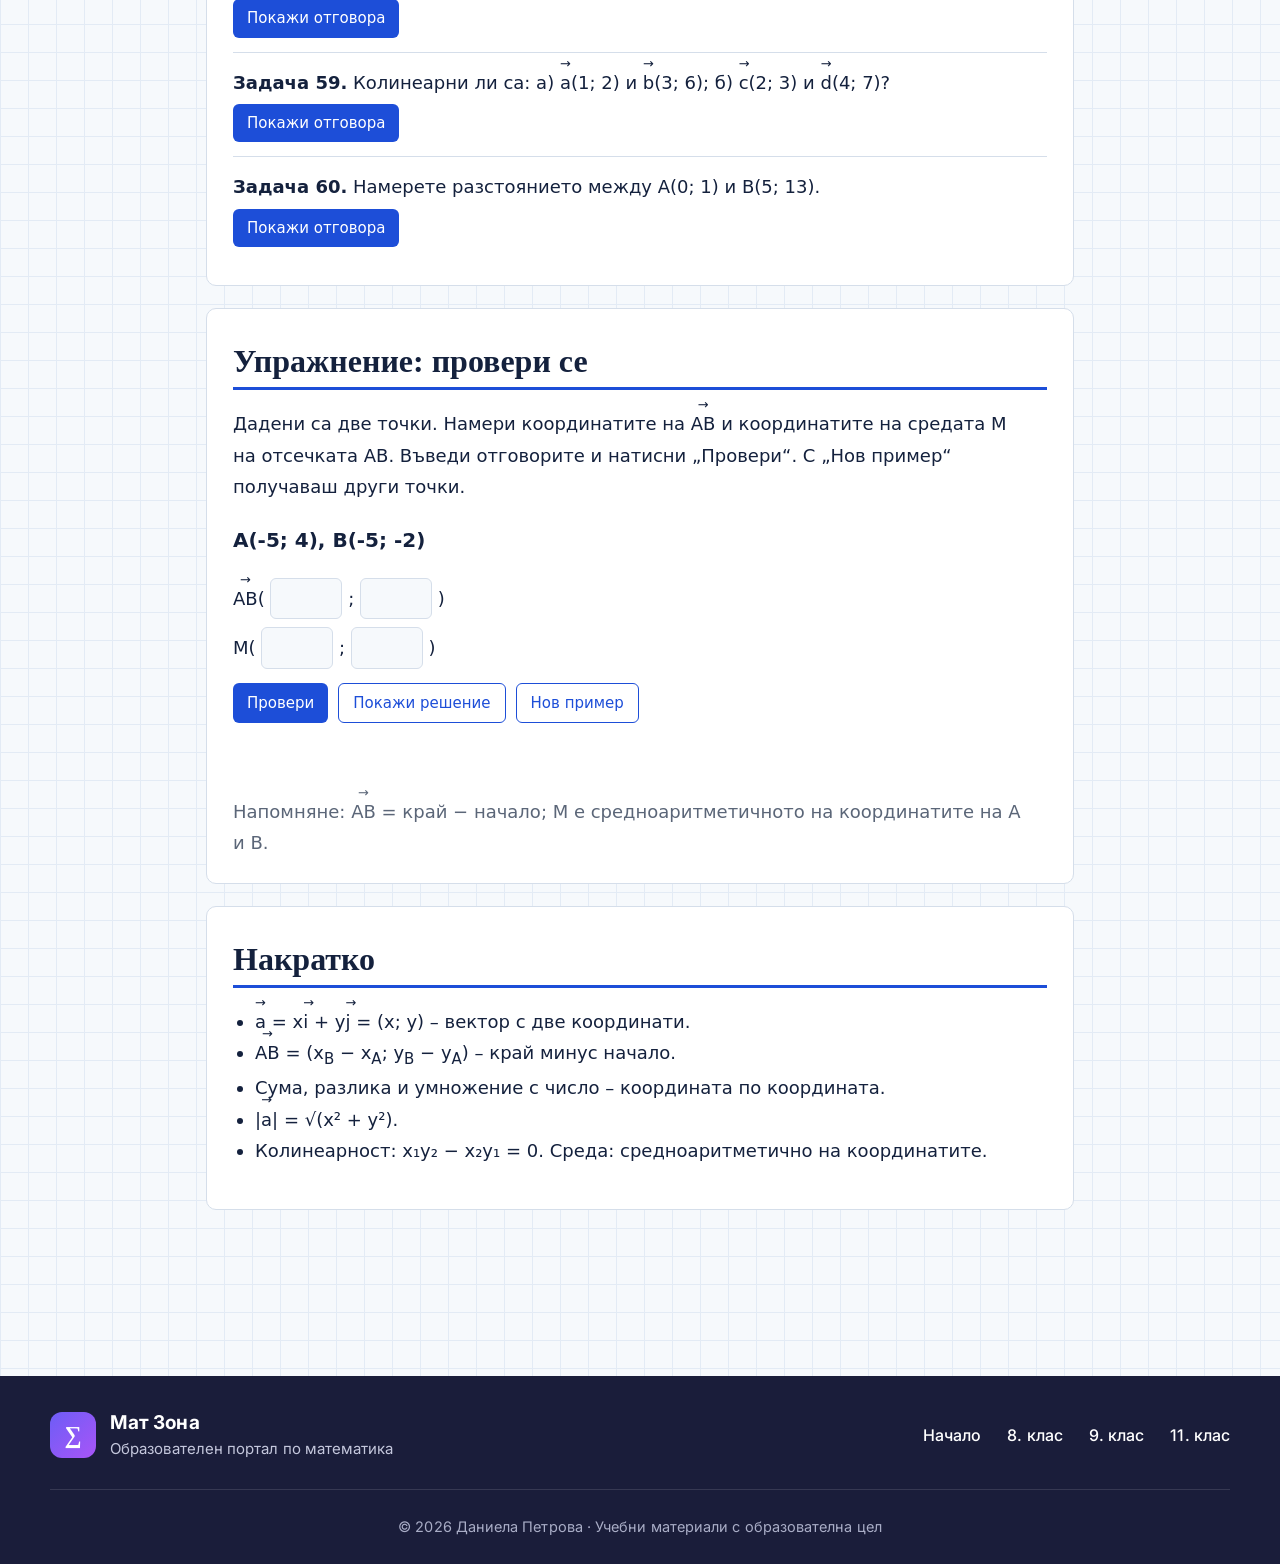
<file: 11-klas/koordinati-na-vektor.html>
<!DOCTYPE html>
<html lang="bg">
<head>
<meta charset="utf-8">
<meta name="viewport" content="width=device-width, initial-scale=1">
<title>Координати на вектор – 11 клас</title>
<link href="https://fonts.googleapis.com/css2?family=Inter:wght@400;600;800&display=swap" rel="stylesheet">
<style>
:root{--bg:#f6f9fc;--card:#fff;--ink:#14213d;--mut:#5b6678;--blue:#1d4ed8;--or:#c25e00;--line:#d5deea;--box:#eaf1ff;--ans:#fff4e5;--grid:#e3ebf5}
@media (prefers-color-scheme:dark){:root{--bg:#0f1727;--card:#17223a;--ink:#e8eefb;--mut:#9fb0cc;--blue:#7aa2ff;--or:#ffb061;--line:#2c3b5c;--box:#1b2c52;--ans:#33260f;--grid:#1f2d4a}}
*{box-sizing:border-box}
html{scroll-behavior:smooth;scroll-padding-top:60px}
body{margin:0;background:var(--bg);color:var(--ink);font:18px/1.75 "Segoe UI",system-ui,Arial,sans-serif;background-image:linear-gradient(var(--grid) 1px,transparent 1px),linear-gradient(90deg,var(--grid) 1px,transparent 1px);background-size:28px 28px}
header{padding:56px 20px 36px;max-width:900px;margin:auto}
h1,h2,h3{font-family:Georgia,"Times New Roman",serif;line-height:1.25;margin:0 0 12px}
h1{font-size:clamp(30px,5vw,48px)}
h2{font-size:clamp(24px,3.6vw,32px);border-bottom:3px solid var(--blue);padding-bottom:6px;margin-top:8px}
h3{font-size:21px;margin-top:20px}
.sub{color:var(--mut);margin:0}
nav{position:sticky;top:0;z-index:5;background:var(--card);border-bottom:1px solid var(--line);display:flex;gap:4px;overflow-x:auto;padding:8px 12px;font-size:15px;padding-top:max(8px,env(safe-area-inset-top,0px))}
nav a{white-space:nowrap;color:var(--ink);text-decoration:none;padding:4px 12px;border-radius:99px}
nav a:hover,nav a:focus-visible{background:var(--box);outline:none}
main{max-width:900px;margin:auto;padding:0 16px 80px}
section{background:var(--card);border:1px solid var(--line);border-radius:10px;padding:24px 26px;margin:22px 0}
.def{background:var(--box);border-left:5px solid var(--blue);padding:12px 16px;border-radius:4px;margin:14px 0}
.ex{background:transparent;border:1.5px dashed var(--or);padding:12px 16px;border-radius:6px;margin:14px 0}
.ex b.t{color:var(--or)}
.f{font:600 22px/1.6 Georgia,serif;text-align:center;margin:10px 0;overflow-x:auto}
.v{position:relative;display:inline-block;font-style:normal}
.v::before{content:"→";position:absolute;top:-.7em;left:0;right:0;text-align:center;font-size:.72em;line-height:1}
p,li{max-width:70ch}
ul,ol{padding-left:22px}
table{border-collapse:collapse;margin:10px 0;font-size:16px}
td,th{border:1px solid var(--line);padding:6px 12px;text-align:center}
.lab{display:flex;flex-wrap:wrap;gap:10px 18px;align-items:center;margin:10px 0}
.lab label{font-size:16px}
input[type=number]{width:64px;font:inherit;padding:4px 6px;border:1px solid var(--line);border-radius:6px;background:var(--bg);color:var(--ink)}
#out{font-weight:600;color:var(--or);min-height:3.4em}
svg{width:100%;max-width:440px;display:block;margin:auto;background:var(--bg);border:1px solid var(--line);border-radius:6px}
.task{border-top:1px solid var(--line);padding:14px 0}
button{font:inherit;font-size:15px;cursor:pointer;background:var(--blue);color:#fff;border:0;border-radius:6px;padding:6px 14px;margin-top:6px}
button:focus-visible{outline:3px solid var(--or);outline-offset:2px}
.ans{display:none;background:var(--ans);border-left:5px solid var(--or);padding:10px 14px;margin-top:8px;border-radius:4px}
.ans.on{display:block}
.row{display:flex;gap:10px;flex-wrap:wrap}
.row button.alt{background:transparent;color:var(--blue);border:1.5px solid var(--blue)}
@media(max-width:600px){body{font-size:17px}section{padding:18px 16px}}
.pr{display:flex;flex-wrap:wrap;gap:8px 12px;align-items:center;margin:8px 0}
.pr input[type=number]{width:72px}
#exfb{font-weight:600;min-height:2.6em;margin-top:8px}
#exfb.ok{color:#15803d}#exfb.bad{color:#b91c1c}
@media (prefers-color-scheme:dark){#exfb.ok{color:#6ee7a0}#exfb.bad{color:#ff8a8a}}
@media print{nav{display:none}}
nav.snav{position:static;display:flex;flex-wrap:wrap;gap:6px;margin:0 0 16px;padding:0;background:none;border:0;overflow:visible;font-size:14px}
.snav .sep{display:none}
.snav a{display:inline-block;padding:6px 11px;border-radius:999px;border:1px solid var(--line);background:var(--box);color:var(--blue);font-weight:600;line-height:1.4;text-decoration:none}
.snav a:hover,.snav a:focus-visible{background:var(--blue);border-color:var(--blue);color:#fff;outline:none}
@media (max-width:420px){.snav a{padding:6px 9px}}
@media print{nav.snav{display:none}}
</style>
<link rel="stylesheet" href="../footer.css?v=20261126m">
</head>
<body>
<header>
<nav class="snav" aria-label="Главно меню">
  <a href="../index.html">Начало</a>
</nav>
<h1>Координати на вектор в равнинна правоъгълна координатна система</h1>
<p class="sub">Математика, 11 клас, профилирана подготовка</p>
</header>
<nav>
<a href="#s1">Повторение</a><a href="#s2">Базис</a><a href="#s3">Вектор по две точки</a><a href="#s4">Действия</a><a href="#s5">Дължина</a><a href="#s6">Още приложения</a><a href="#lab">Лаборатория</a><a href="#tasks">Задачи</a><a href="#ex">Упражнение</a>
</nav>
<main>

<section id="s1">
<h2>1. Какво вече знаем</h2>
<p><b>Вектор</b> е насочена отсечка. Той има <b>дължина</b> (големина) и <b>посока</b>. Означаваме го с <span class="v">AB</span> (A е начало, B е край) или с малка буква – <span class="v">a</span>.</p>
<p>Два вектора са <b>равни</b>, когато имат еднаква дължина и еднаква посока. Затова можем да „преместваме“ вектора, без да го променяме.</p>
<p><b>Точка в равнината</b> се задава с наредена двойка числа A(x; y): x е абсцисата (хоризонтално), y е ординатата (вертикално).</p>
<div class="def"><b>Цел на урока:</b> да научим как се задава вектор с двойка числа – неговите <i>координати</i> – и как да използваме координатите, за да решаваме геометрични задачи само с аритметични действия.</div>
</section>

<section id="s2">
<h2>2. Единични вектори и разлагане на вектор</h2>
<p>В координатната система O<i>xy</i> избираме два специални вектора с начало O:</p>
<ul>
<li><span class="v">i</span> = (1; 0) – единичен вектор по оста O<i>x</i>;</li>
<li><span class="v">j</span> = (0; 1) – единичен вектор по оста O<i>y</i>.</li>
</ul>
<p>Те са дълги по 1, перпендикулярни са и не лежат на една права. Наричат се <b>базис</b>.</p>
<div class="def"><b>Теорема.</b> Всеки вектор <span class="v">a</span> в равнината се записва по единствен начин във вида
<div class="f"><span class="v">a</span> = x·<span class="v">i</span> + y·<span class="v">j</span></div>
Числата x и y са <b>координатите</b> на <span class="v">a</span>. Записваме <span class="v">a</span>(x; y) или <span class="v">a</span> = (x; y).</div>
<p><b>Как да си го представим:</b> за да стигнем от началото на вектора до края му, вървим x стъпки надясно (наляво, ако x е отрицателно) и y стъпки нагоре (надолу, ако y е отрицателно). Тези две „стъпки“ са координатите.</p>
<div class="ex"><b class="t">Пример 1.</b> Векторът <span class="v">a</span> = 3<span class="v">i</span> − 2<span class="v">j</span> има координати (3; −2): 3 надясно и 2 надолу.<br>
Обратно: <span class="v">b</span>(−4; 5) = −4<span class="v">i</span> + 5<span class="v">j</span>.<br>
Специални случаи: <span class="v">i</span>(1; 0), <span class="v">j</span>(0; 1), нулевият вектор <span class="v">0</span>(0; 0).</div>
<p><b>Важно:</b> два вектора са равни точно когато имат равни съответни координати: ако <span class="v">a</span>(x₁; y₁) и <span class="v">b</span>(x₂; y₂), то <span class="v">a</span> = <span class="v">b</span> ⇔ x₁ = x₂ и y₁ = y₂.</p>
</section>

<section id="s3">
<h2>3. Координати на вектор по координатите на две точки</h2>
<div class="def"><b>Правило „край минус начало“.</b> Ако A(x<sub>A</sub>; y<sub>A</sub>) и B(x<sub>B</sub>; y<sub>B</sub>), то
<div class="f"><span class="v">AB</span> = (x<sub>B</sub> − x<sub>A</sub>; y<sub>B</sub> − y<sub>A</sub>)</div></div>
<p><b>Защо е така?</b> От A до B се придвижваме по x с разликата x<sub>B</sub> − x<sub>A</sub> и по y с y<sub>B</sub> − y<sub>A</sub>. Това са именно стъпките, които описват вектора.</p>
<div class="ex"><b class="t">Пример 2.</b> A(2; 3), B(5; 7).<br>
<span class="v">AB</span> = (5 − 2; 7 − 3) = (3; 4).<br>
<span class="v">BA</span> = (2 − 5; 3 − 7) = (−3; −4). Забележи: <span class="v">BA</span> = −<span class="v">AB</span> (обратен вектор – всички координати сменят знака си).</div>
<div class="ex"><b class="t">Пример 3.</b> A(−1; 4), B(3; −2). <span class="v">AB</span> = (3 − (−1); −2 − 4) = (4; −6).<br>
Внимание със знаците при изваждане на отрицателно число!</div>
<p><b>Често допускана грешка:</b> да се размени редът „край – начало“. Първо винаги пишем <i>края</i>.</p>
<p><b>Радиус-вектор.</b> Ако началото е O(0; 0), то <span class="v">OA</span> = (x<sub>A</sub>; y<sub>A</sub>): координатите на радиус-вектора съвпадат с координатите на точката.</p>
</section>

<section id="s4">
<h2>4. Действия с вектори в координати</h2>
<p>Нека <span class="v">a</span>(x₁; y₁), <span class="v">b</span>(x₂; y₂) и λ е реално число.</p>
<table>
<tr><th>Действие</th><th>Правило</th></tr>
<tr><td>Сума</td><td><span class="v">a</span> + <span class="v">b</span> = (x₁ + x₂; y₁ + y₂)</td></tr>
<tr><td>Разлика</td><td><span class="v">a</span> − <span class="v">b</span> = (x₁ − x₂; y₁ − y₂)</td></tr>
<tr><td>Умножение с число</td><td>λ·<span class="v">a</span> = (λx₁; λy₁)</td></tr>
</table>
<p>Просто казано: действията се извършват <b>поотделно по x и по y</b>.</p>
<div class="ex"><b class="t">Пример 4.</b> <span class="v">a</span>(2; −1), <span class="v">b</span>(−3; 4).<br>
<span class="v">a</span> + <span class="v">b</span> = (2 + (−3); −1 + 4) = (−1; 3)<br>
<span class="v">a</span> − <span class="v">b</span> = (2 − (−3); −1 − 4) = (5; −5)<br>
3<span class="v">a</span> = (6; −3)<br>
2<span class="v">a</span> − 3<span class="v">b</span> = (4; −2) − (−9; 12) = (13; −14)</div>
<p><b>Колинеарни вектори.</b> Ако <span class="v">b</span> = λ<span class="v">a</span>, векторите лежат на успоредни (или на една и съща) прави. Условие: <span class="v">a</span>(x₁; y₁) и <span class="v">b</span>(x₂; y₂) са колинеарни ⇔ <b>x₁·y₂ − x₂·y₁ = 0</b>.</p>
<div class="ex"><b class="t">Пример 5.</b> <span class="v">a</span>(2; 3) и <span class="v">b</span>(4; 6): 2·6 − 4·3 = 0, значи са колинеарни (<span class="v">b</span> = 2<span class="v">a</span>).<br>
<span class="v">c</span>(1; 5) и <span class="v">d</span>(2; 9): 1·9 − 2·5 = −1 ≠ 0, значи не са колинеарни.</div>
</section>

<section id="s5">
<h2>5. Дължина на вектор</h2>
<div class="def">Ако <span class="v">a</span>(x; y), то
<div class="f">|<span class="v">a</span>| = √(x² + y²)</div></div>
<p>Това е Питагоровата теорема: x и y са катетите на правоъгълен триъгълник, а векторът е хипотенузата.</p>
<div class="ex"><b class="t">Пример 6.</b> <span class="v">a</span>(3; 4): |<span class="v">a</span>| = √(9 + 16) = √25 = 5.<br>
<span class="v">b</span>(−1; 2): |<span class="v">b</span>| = √(1 + 4) = √5.</div>
<p><b>Разстояние между две точки:</b> AB = |<span class="v">AB</span>| = √((x<sub>B</sub> − x<sub>A</sub>)² + (y<sub>B</sub> − y<sub>A</sub>)²).</p>
<div class="ex"><b class="t">Пример 7.</b> A(−1; 2), B(3; 5). <span class="v">AB</span> = (4; 3), AB = √(16 + 9) = 5.</div>
<p>Дължината не зависи от знаците: |<span class="v">a</span>| = |−<span class="v">a</span>|.</p>
</section>

<section id="s6">
<h2>6. Още приложения</h2>
<h3>Среда на отсечка</h3>
<div class="def">Ако M е средата на AB, то M( (x<sub>A</sub> + x<sub>B</sub>)/2 ; (y<sub>A</sub> + y<sub>B</sub>)/2 ).</div>
<div class="ex"><b class="t">Пример 8.</b> A(−2; 1), B(6; 5): M(2; 3).</div>
<h3>Четвърти връх на успоредник</h3>
<p>В успоредника ABCD е в сила <span class="v">AB</span> = <span class="v">DC</span>. Така се намира липсващият връх.</p>
<div class="ex"><b class="t">Пример 9.</b> A(1; 1), B(4; 2), C(5; 5), търсим D(x; y).<br>
<span class="v">AB</span> = (3; 1), <span class="v">DC</span> = (5 − x; 5 − y).<br>
5 − x = 3 ⇒ x = 2; 5 − y = 1 ⇒ y = 4. Значи D(2; 4).<br>
Проверка: <span class="v">AD</span> = (1; 3) = <span class="v">BC</span> ✓.</div>
<h3>Намиране на точка по вектор</h3>
<div class="ex"><b class="t">Пример 10.</b> <span class="v">AB</span>(3; −2), A(1; 1). Тогава B(1 + 3; 1 − 2) = B(4; −1).</div>
</section>

<section id="lab">
<h2>Лаборатория: нарисувай вектор</h2>
<p>Промени координатите на A и B и наблюдай как се получават координатите и дължината на <span class="v">AB</span>.</p>
<div class="lab">
<label>A( <input type="number" id="ax" value="-2"> ; <input type="number" id="ay" value="1"> )</label>
<label>B( <input type="number" id="bx" value="3"> ; <input type="number" id="by" value="4"> )</label>
</div>
<svg id="pl" viewBox="-7 -7 14 14" role="img" aria-label="Координатна равнина с вектор AB"></svg>
<p id="out"></p>
<p class="sub">Плътната стрелка е <span class="v">AB</span>. Пунктирната стрелка е равният му вектор с начало O.</p>
</section>

<section id="tasks">
<h2>Задачи за упражнение</h2>
<p>Реши задачата в тетрадката и натисни „Покажи отговора“.</p>
<div class="row"><button class="alt" onclick="all_(1)">Покажи всички отговори</button><button class="alt" onclick="all_(0)">Скрий всички отговори</button></div>

<div class="task"><b>Задача 1.</b> Намерете координатите и дължината на <span class="v">AB</span>, ако A(1; −2) и B(4; 2).
<br><button onclick="tg(this)">Покажи отговора</button><div class="ans"><span class="v">AB</span> = (4 − 1; 2 − (−2)) = (3; 4); |<span class="v">AB</span>| = √(9 + 16) = 5.</div></div>

<div class="task"><b>Задача 2.</b> Дадени са <span class="v">a</span>(3; −2) и <span class="v">b</span>(−1; 5). Намерете <span class="v">a</span> + <span class="v">b</span> и <span class="v">a</span> − <span class="v">b</span>.
<br><button onclick="tg(this)">Покажи отговора</button><div class="ans"><span class="v">a</span> + <span class="v">b</span> = (2; 3); <span class="v">a</span> − <span class="v">b</span> = (4; −7).</div></div>

<div class="task"><b>Задача 3.</b> Ако <span class="v">a</span>(1; 2) и <span class="v">b</span>(−2; 1), намерете 2<span class="v">a</span> − 3<span class="v">b</span>.
<br><button onclick="tg(this)">Покажи отговора</button><div class="ans">2<span class="v">a</span> = (2; 4), 3<span class="v">b</span> = (−6; 3). 2<span class="v">a</span> − 3<span class="v">b</span> = (2 + 6; 4 − 3) = (8; 1).</div></div>

<div class="task"><b>Задача 4.</b> Намерете дължината на <span class="v">a</span>(5; −12).
<br><button onclick="tg(this)">Покажи отговора</button><div class="ans">|<span class="v">a</span>| = √(25 + 144) = √169 = 13.</div></div>

<div class="task"><b>Задача 5.</b> За коя стойност на x векторите <span class="v">a</span>(x; 6) и <span class="v">b</span>(2; 3) са колинеарни?
<br><button onclick="tg(this)">Покажи отговора</button><div class="ans">Условие: x·3 − 2·6 = 0 ⇒ 3x = 12 ⇒ <b>x = 4</b>. Проверка: <span class="v">a</span>(4; 6) = 2·<span class="v">b</span> ✓.</div></div>

<div class="task"><b>Задача 6.</b> Намерете координатите на средата M на отсечката AB, ако A(−3; 4) и B(5; −2).
<br><button onclick="tg(this)">Покажи отговора</button><div class="ans">M((−3 + 5)/2; (4 + (−2))/2) = M(1; 1).</div></div>

<div class="task"><b>Задача 7.</b> Дадени са <span class="v">AB</span>(2; −3) и A(1; 4). Намерете координатите на B.
<br><button onclick="tg(this)">Покажи отговора</button><div class="ans">B(1 + 2; 4 − 3) = B(3; 1).</div></div>

<div class="task"><b>Задача 8.</b> Четириъгълникът ABCD е успоредник, като A(−1; 0), B(2; 1), C(3; 4). Намерете върха D.
<br><button onclick="tg(this)">Покажи отговора</button><div class="ans"><span class="v">AB</span> = (3; 1) и <span class="v">DC</span> = (3 − x; 4 − y). От <span class="v">AB</span> = <span class="v">DC</span>: 3 − x = 3 ⇒ x = 0; 4 − y = 1 ⇒ y = 3. <b>D(0; 3)</b>.</div></div>

<div class="task"><b>Задача 9.</b> Намерете периметъра на триъгълник ABC с A(1; 1), B(4; 5), C(1; 5). Какъв е триъгълникът?
<br><button onclick="tg(this)">Покажи отговора</button><div class="ans"><span class="v">AB</span> = (3; 4) ⇒ AB = 5; <span class="v">BC</span> = (−3; 0) ⇒ BC = 3; <span class="v">AC</span> = (0; 4) ⇒ AC = 4. Периметър = 12. Тъй като 3² + 4² = 5², триъгълникът е правоъгълен с прав ъгъл при C.</div></div>

<div class="task"><b>Задача 10.</b> Разложете <span class="v">c</span>(5; 1) по векторите <span class="v">a</span>(1; 1) и <span class="v">b</span>(1; −1), т.е. намерете m и n, така че <span class="v">c</span> = m<span class="v">a</span> + n<span class="v">b</span>.
<br><button onclick="tg(this)">Покажи отговора</button><div class="ans">m + n = 5 и m − n = 1. Събираме: 2m = 6 ⇒ m = 3, тогава n = 2. Значи <span class="v">c</span> = 3<span class="v">a</span> + 2<span class="v">b</span>. Проверка: (3 + 2; 3 − 2) = (5; 1) ✓.</div></div>
<h3>Допълнителни задачи – основно ниво</h3>
<div class="task"><b>Задача 11.</b> Намерете координатите на <span class="v">AB</span> и <span class="v">BA</span>, ако A(−3; 5) и B(2; −1).
<br><button onclick="tg(this)">Покажи отговора</button><div class="ans"><span class="v">AB</span> = (2 − (−3); −1 − 5) = (5; −6); <span class="v">BA</span> = (−5; 6) = −<span class="v">AB</span>.</div></div>

<div class="task"><b>Задача 12.</b> Дадени са <span class="v">a</span>(4; −3) и <span class="v">b</span>(−2; 6). Намерете 3<span class="v">a</span> + <span class="v">b</span> и <span class="v">a</span> − 2<span class="v">b</span>.
<br><button onclick="tg(this)">Покажи отговора</button><div class="ans">3<span class="v">a</span> = (12; −9), значи 3<span class="v">a</span> + <span class="v">b</span> = (10; −3).<br>2<span class="v">b</span> = (−4; 12), значи <span class="v">a</span> − 2<span class="v">b</span> = (4 + 4; −3 − 12) = (8; −15).</div></div>

<div class="task"><b>Задача 13.</b> Намерете дължините на <span class="v">a</span>(−8; 6) и <span class="v">b</span>(7; 24).
<br><button onclick="tg(this)">Покажи отговора</button><div class="ans">|<span class="v">a</span>| = √(64 + 36) = √100 = 10; |<span class="v">b</span>| = √(49 + 576) = √625 = 25.</div></div>

<div class="task"><b>Задача 14.</b> Намерете разстоянието между точките A(−2; −3) и B(4; 5).
<br><button onclick="tg(this)">Покажи отговора</button><div class="ans"><span class="v">AB</span> = (6; 8); AB = √(36 + 64) = √100 = <b>10</b>.</div></div>

<div class="task"><b>Задача 15.</b> Кои от двойките вектори са колинеарни? а) <span class="v">a</span>(−3; 2) и <span class="v">b</span>(9; −6); б) <span class="v">a</span>(2; 5) и <span class="v">b</span>(4; 11).
<br><button onclick="tg(this)">Покажи отговора</button><div class="ans">а) (−3)·(−6) − 9·2 = 18 − 18 = 0 ⇒ колинеарни (<span class="v">b</span> = −3<span class="v">a</span>).<br>б) 2·11 − 4·5 = 22 − 20 = 2 ≠ 0 ⇒ не са колинеарни.</div></div>

<div class="task"><b>Задача 16.</b> За коя стойност на y векторите <span class="v">a</span>(−2; y) и <span class="v">b</span>(6; 9) са колинеарни?
<br><button onclick="tg(this)">Покажи отговора</button><div class="ans">(−2)·9 − 6·y = 0 ⇒ −18 = 6y ⇒ <b>y = −3</b>. Проверка: <span class="v">a</span>(−2; −3), <span class="v">b</span> = −3<span class="v">a</span> ✓.</div></div>

<div class="task"><b>Задача 17.</b> Точка M(1; −2) е средата на отсечката AB и A(−3; 4). Намерете координатите на B.
<br><button onclick="tg(this)">Покажи отговора</button><div class="ans">От 1 = (−3 + x<sub>B</sub>)/2 ⇒ x<sub>B</sub> = 5; от −2 = (4 + y<sub>B</sub>)/2 ⇒ y<sub>B</sub> = −8. <b>B(5; −8)</b>.</div></div>

<h3>Допълнителни задачи – по-трудни</h3>
<div class="task"><b>Задача 18.</b> ABCD е успоредник, като A(2; −1), B(6; 1) и D(3; 3). Намерете върха C.
<br><button onclick="tg(this)">Покажи отговора</button><div class="ans"><span class="v">AB</span> = (4; 2). От <span class="v">AB</span> = <span class="v">DC</span>: (x − 3; y − 3) = (4; 2) ⇒ x = 7, y = 5. <b>C(7; 5)</b>.<br>Проверка: <span class="v">AD</span> = (1; 4) = <span class="v">BC</span> ✓.</div></div>

<div class="task"><b>Задача 19.</b> Дадени са A(−1; −1), B(5; −1) и C(2; 3). Намерете периметъра на триъгълник ABC. Какъв е той по страни?
<br><button onclick="tg(this)">Покажи отговора</button><div class="ans"><span class="v">AB</span> = (6; 0) ⇒ AB = 6; <span class="v">AC</span> = (3; 4) ⇒ AC = 5; <span class="v">BC</span> = (−3; 4) ⇒ BC = 5. Периметър = 16. Тъй като AC = BC, триъгълникът е равнобедрен с основа AB.</div></div>

<div class="task"><b>Задача 20.</b> Намерете точка M(x; 0) от оста O<i>x</i>, която е на равни разстояния от A(1; 3) и B(5; 1).
<br><button onclick="tg(this)">Покажи отговора</button><div class="ans">MA² = (x − 1)² + 9 и MB² = (x − 5)² + 1. От MA² = MB²: x² − 2x + 10 = x² − 10x + 26 ⇒ 8x = 16 ⇒ x = 2. <b>M(2; 0)</b>.<br>Проверка: MA² = 1 + 9 = 10 и MB² = 9 + 1 = 10 ✓.</div></div>

<div class="task"><b>Задача 21.</b> Разложете <span class="v">c</span>(7; −1) по векторите <span class="v">a</span>(2; 1) и <span class="v">b</span>(1; −1), т.е. намерете m и n, така че <span class="v">c</span> = m<span class="v">a</span> + n<span class="v">b</span>.
<br><button onclick="tg(this)">Покажи отговора</button><div class="ans">2m + n = 7 и m − n = −1. Събираме: 3m = 6 ⇒ m = 2, тогава n = 3. Значи <span class="v">c</span> = 2<span class="v">a</span> + 3<span class="v">b</span>. Проверка: (4 + 3; 2 − 3) = (7; −1) ✓.</div></div>

<div class="task"><b>Задача 22.</b> Намерете вектор със същата посока като <span class="v">a</span>(3; 4), но с дължина 10.
<br><button onclick="tg(this)">Покажи отговора</button><div class="ans">|<span class="v">a</span>| = √(9 + 16) = 5, значи дължината трябва да се удвои: 2<span class="v">a</span> = (6; 8). Проверка: √(36 + 64) = 10 ✓.</div></div>

<div class="task"><b>Задача 23.</b> Докажете, че A(0; 0), B(4; 1), C(5; 5), D(1; 4) са върхове на успоредник. Успоредникът ромб ли е?
<br><button onclick="tg(this)">Покажи отговора</button><div class="ans"><span class="v">AB</span> = (4; 1) и <span class="v">DC</span> = (5 − 1; 5 − 4) = (4; 1), т.е. <span class="v">AB</span> = <span class="v">DC</span> ⇒ ABCD е успоредник.<br>AB = √(16 + 1) = √17; <span class="v">AD</span> = (1; 4) ⇒ AD = √(1 + 16) = √17. Съседни страни са равни ⇒ успоредникът е <b>ромб</b>.</div></div>
<h3>Втора серия – лесни задачи</h3>
<div class="task"><b>Задача 24.</b> Запишете във вид (x; y) векторите: <span class="v">a</span> = 5<span class="v">i</span> − 3<span class="v">j</span>, <span class="v">b</span> = −2<span class="v">i</span> + 4<span class="v">j</span>, <span class="v">c</span> = 6<span class="v">j</span>.
<br><button onclick="tg(this)">Покажи отговора</button><div class="ans"><span class="v">a</span> = (5; −3); <span class="v">b</span> = (−2; 4); <span class="v">c</span> = (0; 6) (липсващата координата е 0).</div></div>

<div class="task"><b>Задача 25.</b> Запишете чрез <span class="v">i</span> и <span class="v">j</span> векторите: <span class="v">a</span>(7; −2), <span class="v">b</span>(−1; 0), <span class="v">c</span>(0; −5).
<br><button onclick="tg(this)">Покажи отговора</button><div class="ans"><span class="v">a</span> = 7<span class="v">i</span> − 2<span class="v">j</span>; <span class="v">b</span> = −<span class="v">i</span>; <span class="v">c</span> = −5<span class="v">j</span>.</div></div>

<div class="task"><b>Задача 26.</b> Намерете координатите на <span class="v">AB</span>, ако A(4; −1) и B(−2; 3).
<br><button onclick="tg(this)">Покажи отговора</button><div class="ans"><span class="v">AB</span> = (−2 − 4; 3 − (−1)) = (−6; 4).</div></div>

<div class="task"><b>Задача 27.</b> Дадени са <span class="v">a</span>(1; −4) и <span class="v">b</span>(5; 2). Намерете <span class="v">a</span> + <span class="v">b</span> и <span class="v">a</span> − <span class="v">b</span>.
<br><button onclick="tg(this)">Покажи отговора</button><div class="ans"><span class="v">a</span> + <span class="v">b</span> = (6; −2); <span class="v">a</span> − <span class="v">b</span> = (1 − 5; −4 − 2) = (−4; −6).</div></div>

<div class="task"><b>Задача 28.</b> Дадено е <span class="v">a</span>(−2; 3). Намерете 4<span class="v">a</span>, −3<span class="v">a</span> и ½<span class="v">a</span>.
<br><button onclick="tg(this)">Покажи отговора</button><div class="ans">4<span class="v">a</span> = (−8; 12); −3<span class="v">a</span> = (6; −9); ½<span class="v">a</span> = (−1; 1,5).</div></div>

<div class="task"><b>Задача 29.</b> Намерете дължините на векторите: <span class="v">a</span>(6; 8), <span class="v">b</span>(−5; 12), <span class="v">c</span>(0; −7), <span class="v">d</span>(1; 1).
<br><button onclick="tg(this)">Покажи отговора</button><div class="ans">|<span class="v">a</span>| = √(36 + 64) = 10; |<span class="v">b</span>| = √(25 + 144) = 13; |<span class="v">c</span>| = √49 = 7; |<span class="v">d</span>| = √2.</div></div>

<div class="task"><b>Задача 30.</b> Намерете средата M на отсечката AB, ако A(2; −4) и B(8; 6).
<br><button onclick="tg(this)">Покажи отговора</button><div class="ans">M((2 + 8)/2; (−4 + 6)/2) = M(5; 1).</div></div>

<h3>Втора серия – задачи със средна трудност</h3>
<div class="task"><b>Задача 31.</b> Дадени са <span class="v">AB</span>(−3; 5) и A(4; −2). Намерете B.
<br><button onclick="tg(this)">Покажи отговора</button><div class="ans">B(4 + (−3); −2 + 5) = B(1; 3).</div></div>

<div class="task"><b>Задача 32.</b> Дадени са <span class="v">AB</span>(2; −4) и B(5; 1). Намерете началото A.
<br><button onclick="tg(this)">Покажи отговора</button><div class="ans">x<sub>A</sub> = 5 − 2 = 3, y<sub>A</sub> = 1 − (−4) = 5. <b>A(3; 5)</b>.</div></div>

<div class="task"><b>Задача 33.</b> При какви стойности на x и y са равни векторите <span class="v">a</span>(2x − 1; 3) и <span class="v">b</span>(5; y + 2)?
<br><button onclick="tg(this)">Покажи отговора</button><div class="ans">2x − 1 = 5 ⇒ <b>x = 3</b>; y + 2 = 3 ⇒ <b>y = 1</b>.</div></div>

<div class="task"><b>Задача 34.</b> Дадени са A(1; 2), B(4; 6) и C(7; −2). Намерете <span class="v">AB</span>, <span class="v">BC</span> и <span class="v">AB</span> + <span class="v">BC</span>. Какво забелязвате?
<br><button onclick="tg(this)">Покажи отговора</button><div class="ans"><span class="v">AB</span> = (3; 4); <span class="v">BC</span> = (3; −8); <span class="v">AB</span> + <span class="v">BC</span> = (6; −4). Също така <span class="v">AC</span> = (7 − 1; −2 − 2) = (6; −4), т.е. <span class="v">AB</span> + <span class="v">BC</span> = <span class="v">AC</span> (правило на триъгълника).</div></div>

<div class="task"><b>Задача 35.</b> Лежат ли точките A(1; 1), B(3; 5) и C(6; 11) на една права?
<br><button onclick="tg(this)">Покажи отговора</button><div class="ans"><span class="v">AB</span> = (2; 4), <span class="v">AC</span> = (5; 10). Проверяваме колинеарност: 2·10 − 5·4 = 20 − 20 = 0. Векторите са колинеарни и имат обща точка A, значи <b>точките лежат на една права</b> (<span class="v">AC</span> = 2,5·<span class="v">AB</span>).</div></div>

<div class="task"><b>Задача 36.</b> Дадени са <span class="v">a</span>(1; −2), <span class="v">b</span>(3; 0) и <span class="v">c</span>(−1; 4). Намерете 2<span class="v">a</span> − <span class="v">b</span> + 3<span class="v">c</span>.
<br><button onclick="tg(this)">Покажи отговора</button><div class="ans">2<span class="v">a</span> = (2; −4); −<span class="v">b</span> = (−3; 0); 3<span class="v">c</span> = (−3; 12). Сума: (2 − 3 − 3; −4 + 0 + 12) = <b>(−4; 8)</b>.</div></div>

<div class="task"><b>Задача 37.</b> Намерете разстоянието между A(−3; −2) и B(2; 10).
<br><button onclick="tg(this)">Покажи отговора</button><div class="ans"><span class="v">AB</span> = (5; 12); AB = √(25 + 144) = √169 = <b>13</b>.</div></div>

<div class="task"><b>Задача 38.</b> Докажете, че триъгълникът с върхове A(1; 1), B(5; 1) и C(5; 4) е правоъгълен, и намерете лицето му.
<br><button onclick="tg(this)">Покажи отговора</button><div class="ans"><span class="v">AB</span> = (4; 0) ⇒ AB = 4; <span class="v">BC</span> = (0; 3) ⇒ BC = 3; <span class="v">AC</span> = (4; 3) ⇒ AC = 5. Тъй като 4² + 3² = 5², триъгълникът е правоъгълен с прав ъгъл при B. Лице: S = ½·4·3 = <b>6</b>.</div></div>

<h3>Втора серия – трудни задачи</h3>
<div class="task"><b>Задача 39.</b> Три от върховете на успоредник са A(0; 0), B(4; 1) и C(3; 5). Намерете всички възможни положения на четвъртия връх D.
<br><button onclick="tg(this)">Покажи отговора</button><div class="ans">Има три случая, според това кой връх е срещу D:<br>• D срещу A: D = B + C − A = (7; 6);<br>• D срещу B: D = A + C − B = (−1; 4);<br>• D срещу C: D = A + B − C = (1; −4).<br>Всеки от тях дава успоредник с дадените три върха.</div></div>

<div class="task"><b>Задача 40.</b> За кои стойности на k векторите <span class="v">a</span>(k; 4) и <span class="v">b</span>(3; k + 1) са колинеарни?
<br><button onclick="tg(this)">Покажи отговора</button><div class="ans">k·(k + 1) − 3·4 = 0 ⇒ k² + k − 12 = 0 ⇒ (k − 3)(k + 4) = 0 ⇒ <b>k = 3</b> или <b>k = −4</b>.<br>Проверка: при k = 3 имаме <span class="v">a</span>(3; 4) = <span class="v">b</span>(3; 4); при k = −4 имаме <span class="v">a</span>(−4; 4) и <span class="v">b</span>(3; −3) = −0,75·<span class="v">a</span> ✓.</div></div>

<div class="task"><b>Задача 41.</b> Намерете точка M(0; y) от оста O<i>y</i>, която е на равни разстояния от A(−2; 1) и B(4; 7).
<br><button onclick="tg(this)">Покажи отговора</button><div class="ans">MA² = 4 + (y − 1)², MB² = 16 + (y − 7)². От MA² = MB²: y² − 2y + 5 = y² − 14y + 65 ⇒ 12y = 60 ⇒ y = 5. <b>M(0; 5)</b>.<br>Проверка: MA² = 4 + 16 = 20, MB² = 16 + 4 = 20 ✓.</div></div>

<div class="task"><b>Задача 42.</b> ABCD е успоредник, като A(−1; 2), B(3; −1) и C(5; 6). Намерете D, като използвате, че диагоналите AC и BD имат обща среда.
<br><button onclick="tg(this)">Покажи отговора</button><div class="ans">Средата на AC е M((−1 + 5)/2; (2 + 6)/2) = M(2; 4). M е и среда на BD: (3 + x)/2 = 2 ⇒ x = 1; (−1 + y)/2 = 4 ⇒ y = 9. <b>D(1; 9)</b>.<br>Проверка: <span class="v">AB</span> = (4; −3) и <span class="v">DC</span> = (5 − 1; 6 − 9) = (4; −3) ✓.</div></div>

<div class="task"><b>Задача 43.</b> Разложете <span class="v">c</span>(5; 3) по векторите <span class="v">a</span>(1; 2) и <span class="v">b</span>(3; −1), т.е. <span class="v">c</span> = m<span class="v">a</span> + n<span class="v">b</span>.
<br><button onclick="tg(this)">Покажи отговора</button><div class="ans">m + 3n = 5 и 2m − n = 3. От второто n = 2m − 3. Заместваме: m + 6m − 9 = 5 ⇒ 7m = 14 ⇒ m = 2, n = 1. Значи <span class="v">c</span> = 2<span class="v">a</span> + <span class="v">b</span>. Проверка: (2 + 3; 4 − 1) = (5; 3) ✓.</div></div>

<div class="task"><b>Задача 44.</b> При какви стойности на x векторът <span class="v">a</span>(x; 8) има дължина 10?
<br><button onclick="tg(this)">Покажи отговора</button><div class="ans">√(x² + 64) = 10 ⇒ x² + 64 = 100 ⇒ x² = 36 ⇒ <b>x = 6</b> или <b>x = −6</b>.</div></div>

<div class="task"><b>Задача 45.</b> Даден е триъгълник ABC с A(1; 2), B(7; 2) и C(4; 8). Намерете дължината на медианата CM (M е средата на AB).
<br><button onclick="tg(this)">Покажи отговора</button><div class="ans">M((1 + 7)/2; (2 + 2)/2) = M(4; 2). <span class="v">CM</span> = (4 − 4; 2 − 8) = (0; −6), значи CM = √(0 + 36) = <b>6</b>.</div></div>
<h3>Трета серия – още лесни задачи</h3>
<div class="task"><b>Задача 46.</b> Запишете координатите на векторите: <span class="v">a</span> = 2<span class="v">i</span> + <span class="v">j</span>, <span class="v">b</span> = −<span class="v">i</span> − <span class="v">j</span>, <span class="v">c</span> = 4<span class="v">i</span>, <span class="v">d</span> = −3<span class="v">j</span>.
<br><button onclick="tg(this)">Покажи отговора</button><div class="ans"><span class="v">a</span> = (2; 1); <span class="v">b</span> = (−1; −1); <span class="v">c</span> = (4; 0); <span class="v">d</span> = (0; −3).</div></div>

<div class="task"><b>Задача 47.</b> Векторът <span class="v">a</span>(−3; 2) се чертае със стъпки от началото до края му. Колко стъпки и в коя посока се правят по хоризонтала и по вертикала?
<br><button onclick="tg(this)">Покажи отговора</button><div class="ans">x = −3: <b>3 стъпки наляво</b>; y = 2: <b>2 стъпки нагоре</b>.</div></div>

<div class="task"><b>Задача 48.</b> Намерете координатите и дължината на <span class="v">AB</span>, ако A(1; 1) и B(4; 5).
<br><button onclick="tg(this)">Покажи отговора</button><div class="ans"><span class="v">AB</span> = (4 − 1; 5 − 1) = (3; 4); |<span class="v">AB</span>| = √(9 + 16) = 5.</div></div>

<div class="task"><b>Задача 49.</b> Намерете <span class="v">AB</span> и <span class="v">BA</span>, ако A(−2; 0) и B(0; 3).
<br><button onclick="tg(this)">Покажи отговора</button><div class="ans"><span class="v">AB</span> = (0 − (−2); 3 − 0) = (2; 3); <span class="v">BA</span> = (−2; −3).</div></div>

<div class="task"><b>Задача 50.</b> Намерете радиус-векторите <span class="v">OA</span> и <span class="v">OB</span>, ако A(−4; 7) и B(0; −5).
<br><button onclick="tg(this)">Покажи отговора</button><div class="ans">Координатите на радиус-вектора са равни на координатите на точката: <span class="v">OA</span> = (−4; 7); <span class="v">OB</span> = (0; −5).</div></div>

<div class="task"><b>Задача 51.</b> Дадени са <span class="v">a</span>(2; 5) и <span class="v">b</span>(3; −1). Намерете <span class="v">a</span> + <span class="v">b</span>.
<br><button onclick="tg(this)">Покажи отговора</button><div class="ans">(2 + 3; 5 + (−1)) = (5; 4).</div></div>

<div class="task"><b>Задача 52.</b> Дадени са <span class="v">a</span>(7; 4) и <span class="v">b</span>(2; 9). Намерете <span class="v">a</span> − <span class="v">b</span> и <span class="v">b</span> − <span class="v">a</span>. Как са свързани резултатите?
<br><button onclick="tg(this)">Покажи отговора</button><div class="ans"><span class="v">a</span> − <span class="v">b</span> = (5; −5); <span class="v">b</span> − <span class="v">a</span> = (−5; 5). Резултатите са противоположни вектори.</div></div>

<div class="task"><b>Задача 53.</b> Дадено е <span class="v">a</span>(−1; 3). Намерете 2<span class="v">a</span>, 5<span class="v">a</span> и −<span class="v">a</span>.
<br><button onclick="tg(this)">Покажи отговора</button><div class="ans">2<span class="v">a</span> = (−2; 6); 5<span class="v">a</span> = (−5; 15); −<span class="v">a</span> = (1; −3).</div></div>

<div class="task"><b>Задача 54.</b> Равни ли са векторите <span class="v">a</span>(1 + 2; 5 − 7) и <span class="v">b</span>(3; −2)?
<br><button onclick="tg(this)">Покажи отговора</button><div class="ans">Първо пресмятаме <span class="v">a</span> = (3; −2). Съответните координати са равни, значи <b><span class="v">a</span> = <span class="v">b</span></b>.</div></div>

<div class="task"><b>Задача 55.</b> Намерете дължините на <span class="v">a</span>(3; 4), <span class="v">b</span>(8; 15) и <span class="v">c</span>(−9; 0).
<br><button onclick="tg(this)">Покажи отговора</button><div class="ans">|<span class="v">a</span>| = √(9 + 16) = 5; |<span class="v">b</span>| = √(64 + 225) = √289 = 17; |<span class="v">c</span>| = √81 = 9.</div></div>

<div class="task"><b>Задача 56.</b> Намерете средата на отсечката AB: а) A(0; 0), B(6; 8); б) A(−4; 2), B(2; −6).
<br><button onclick="tg(this)">Покажи отговора</button><div class="ans">а) M(3; 4); б) M((−4 + 2)/2; (2 + (−6))/2) = M(−1; −2).</div></div>

<div class="task"><b>Задача 57.</b> Дадени са <span class="v">AB</span>(3; 2) и A(1; 1). Намерете B.
<br><button onclick="tg(this)">Покажи отговора</button><div class="ans">B(1 + 3; 1 + 2) = B(4; 3).</div></div>

<div class="task"><b>Задача 58.</b> Намерете x и y, ако <span class="v">a</span>(x − 1; 4) и <span class="v">b</span>(6; y + 1) са равни.
<br><button onclick="tg(this)">Покажи отговора</button><div class="ans">x − 1 = 6 ⇒ <b>x = 7</b>; y + 1 = 4 ⇒ <b>y = 3</b>.</div></div>

<div class="task"><b>Задача 59.</b> Колинеарни ли са: а) <span class="v">a</span>(1; 2) и <span class="v">b</span>(3; 6); б) <span class="v">c</span>(2; 3) и <span class="v">d</span>(4; 7)?
<br><button onclick="tg(this)">Покажи отговора</button><div class="ans">а) 1·6 − 3·2 = 0 ⇒ колинеарни (<span class="v">b</span> = 3<span class="v">a</span>).<br>б) 2·7 − 4·3 = 14 − 12 = 2 ≠ 0 ⇒ не са колинеарни.</div></div>

<div class="task"><b>Задача 60.</b> Намерете разстоянието между A(0; 1) и B(5; 13).
<br><button onclick="tg(this)">Покажи отговора</button><div class="ans"><span class="v">AB</span> = (5; 12); AB = √(25 + 144) = √169 = <b>13</b>.</div></div>
</section>

<section id="ex">
<h2>Упражнение: провери се</h2>
<p>Дадени са две точки. Намери координатите на <span class="v">AB</span> и координатите на средата M на отсечката AB. Въведи отговорите и натисни „Провери“. С „Нов пример“ получаваш други точки.</p>
<p id="exq" style="font-weight:600;font-size:20px"></p>
<div class="pr"><label><span class="v">AB</span>( <input type="number" id="ex1" aria-label="x на AB"> ; <input type="number" id="ex2" aria-label="y на AB"> )</label></div>
<div class="pr"><label>M( <input type="number" id="ex3" aria-label="x на M"> ; <input type="number" id="ex4" aria-label="y на M"> )</label></div>
<div class="row"><button onclick="exCheck()">Провери</button><button class="alt" onclick="exSol()">Покажи решение</button><button class="alt" onclick="exNew()">Нов пример</button></div>
<p id="exfb" aria-live="polite"></p>
<div class="ans" id="exsol"></div>
<p class="sub">Напомняне: <span class="v">AB</span> = край − начало; M е средноаритметичното на координатите на A и B.</p>
</section>

<section>
<h2>Накратко</h2>
<ul>
<li><span class="v">a</span> = x<span class="v">i</span> + y<span class="v">j</span> = (x; y) – вектор с две координати.</li>
<li><span class="v">AB</span> = (x<sub>B</sub> − x<sub>A</sub>; y<sub>B</sub> − y<sub>A</sub>) – край минус начало.</li>
<li>Сума, разлика и умножение с число – координата по координата.</li>
<li>|<span class="v">a</span>| = √(x² + y²).</li>
<li>Колинеарност: x₁y₂ − x₂y₁ = 0. Среда: средноаритметично на координатите.</li>
</ul>
</section>
</main>
<footer class="site-footer">
  <div class="sf-inner">
    <div class="sf-top">
      <div class="sf-brand">
        <div class="sf-logo" aria-hidden="true">∑</div>
        <div class="sf-brand-text">
          <div class="sf-name">Мат Зона</div>
          <div class="sf-tagline">Образователен портал по математика</div>
        </div>
      </div>
      <ul class="sf-links" aria-label="Навигация във футъра">
        <li><a href="../index.html">Начало</a></li>
        <li><a href="../8-klas/index.html">8. клас</a></li>
        <li><a href="../9-klas/index.html">9. клас</a></li>
        <li><a href="../11-klas/index.html">11. клас</a></li>
      </ul>
    </div>
    <div class="sf-copy">© 2026 Даниела Петрова · Учебни материали с образователна цел</div>
  </div>
</footer>
<script>
function tg(b){var a=b.nextElementSibling;a.classList.toggle('on');b.textContent=a.classList.contains('on')?'Скрий отговора':'Покажи отговора'}
function all_(s){document.querySelectorAll('.task').forEach(function(t){var a=t.querySelector('.ans'),b=t.querySelector('button');a.classList.toggle('on',!!s);b.textContent=s?'Скрий отговора':'Покажи отговора'})}
function dr(){
var g=function(i){var v=parseFloat(document.getElementById(i).value);return isNaN(v)?0:Math.max(-6,Math.min(6,v))};
var ax=g('ax'),ay=g('ay'),bx=g('bx'),by=g('by'),dx=bx-ax,dy=by-ay,s='';
var C=getComputedStyle(document.documentElement),gr=C.getPropertyValue('--line'),ink=C.getPropertyValue('--ink'),bl=C.getPropertyValue('--blue'),or=C.getPropertyValue('--or');
s+='<defs><marker id="m1" viewBox="0 0 10 10" refX="9" refY="5" markerWidth="5" markerHeight="5" orient="auto"><path d="M0,0L10,5L0,10z" fill="'+bl+'"/></marker><marker id="m2" viewBox="0 0 10 10" refX="9" refY="5" markerWidth="5" markerHeight="5" orient="auto"><path d="M0,0L10,5L0,10z" fill="'+or+'"/></marker></defs>';
for(var i=-6;i<=6;i++){s+='<line x1="'+i+'" y1="-6.5" x2="'+i+'" y2="6.5" stroke="'+gr+'" stroke-width=".04"/><line x1="-6.5" y1="'+i+'" x2="6.5" y2="'+i+'" stroke="'+gr+'" stroke-width=".04"/>';if(i&&i%2==0){s+='<text x="'+i+'" y="0.7" font-size=".5" text-anchor="middle" fill="'+ink+'">'+i+'</text><text x="-0.3" y="'+(-i+0.17)+'" font-size=".5" text-anchor="end" fill="'+ink+'">'+i+'</text>'}}
s+='<line x1="-6.6" y1="0" x2="6.6" y2="0" stroke="'+ink+'" stroke-width=".07"/><line x1="0" y1="-6.6" x2="0" y2="6.6" stroke="'+ink+'" stroke-width=".07"/>';
s+='<text x="6.3" y="-.3" font-size=".6" fill="'+ink+'">x</text><text x=".3" y="-6.2" font-size=".6" fill="'+ink+'">y</text>';
if(dx||dy){s+='<line x1="0" y1="0" x2="'+dx+'" y2="'+(-dy)+'" stroke="'+or+'" stroke-width=".1" stroke-dasharray=".25 .2" marker-end="url(#m2)"/>';
s+='<line x1="'+ax+'" y1="'+(-ay)+'" x2="'+bx+'" y2="'+(-by)+'" stroke="'+bl+'" stroke-width=".14" marker-end="url(#m1)"/>'}
s+='<circle cx="'+ax+'" cy="'+(-ay)+'" r=".18" fill="'+bl+'"/><circle cx="'+bx+'" cy="'+(-by)+'" r=".18" fill="'+bl+'"/><text x="'+(ax+.25)+'" y="'+(-ay-.3)+'" font-size=".6" font-weight="700" fill="'+bl+'">A</text><text x="'+(bx+.25)+'" y="'+(-by-.3)+'" font-size=".6" font-weight="700" fill="'+bl+'">B</text>';
document.getElementById('pl').innerHTML=s;
var L=Math.sqrt(dx*dx+dy*dy);
document.getElementById('out').innerHTML='AB = ('+bx+' − ('+ax+'); '+by+' − ('+ay+')) = ('+dx+'; '+dy+')<br>|AB| = √('+dx*dx+' + '+dy*dy+') = '+(Number.isInteger(L)?L:'√'+(dx*dx+dy*dy)+' ≈ '+L.toFixed(2));
}
['ax','ay','bx','by'].forEach(function(i){document.getElementById(i).addEventListener('input',dr)});dr();

var ex={};
function exNew(){
var r=function(){return Math.floor(Math.random()*13)-6};
var ax=r(),ay=r(),bx,by;
do{bx=r();by=r();if((bx-ax)%2)bx+=bx<6?1:-1;if((by-ay)%2)by+=by<6?1:-1}while(bx==ax&&by==ay);
ex={ax:ax,ay:ay,bx:bx,by:by,dx:bx-ax,dy:by-ay,mx:(ax+bx)/2,my:(ay+by)/2};
document.getElementById('exq').textContent='A('+ax+'; '+ay+'), B('+bx+'; '+by+')';
['ex1','ex2','ex3','ex4'].forEach(function(i){document.getElementById(i).value=''});
var f=document.getElementById('exfb');f.textContent='';f.className='';
document.getElementById('exsol').classList.remove('on');
}
function exCheck(){
var g=function(i){var t=document.getElementById(i).value.replace(',','.').replace('\u2212','-');return t===''?NaN:parseFloat(t)};
var v=[g('ex1'),g('ex2'),g('ex3'),g('ex4')],f=document.getElementById('exfb');
if(v.some(isNaN)){f.className='bad';f.textContent='Попълни всичките четири полета.';return}
var abOk=v[0]==ex.dx&&v[1]==ex.dy,mOk=v[2]==ex.mx&&v[3]==ex.my;
if(abOk&&mOk){f.className='ok';f.textContent='\u2713 Вярно! И двата отговора са правилни.'}
else if(abOk){f.className='bad';f.textContent='\u2713 AB е вярно. \u2717 Средата M не е: съберете координатите на A и B и разделете на 2.'}
else if(mOk){f.className='bad';f.textContent='\u2713 M е вярно. \u2717 AB не е: пресметни край минус начало (B \u2212 A).'}
else{f.className='bad';f.textContent='\u2717 Опитай пак. Подсказка: AB = (x\u0042 \u2212 x\u0041; y\u0042 \u2212 y\u0041).'}
}
function exSol(){
var e=ex,d=document.getElementById('exsol');
d.innerHTML='<span class="v">AB</span> = ('+e.bx+' \u2212 ('+e.ax+'); '+e.by+' \u2212 ('+e.ay+')) = ('+e.dx+'; '+e.dy+')<br>M(('+e.ax+' + ('+e.bx+'))/2; ('+e.ay+' + ('+e.by+'))/2) = M('+e.mx+'; '+e.my+')';
d.classList.add('on');
}
exNew();
</script>
<script src="../totop.js?v=20261126m" defer></script>
</body>
</html>
</file>
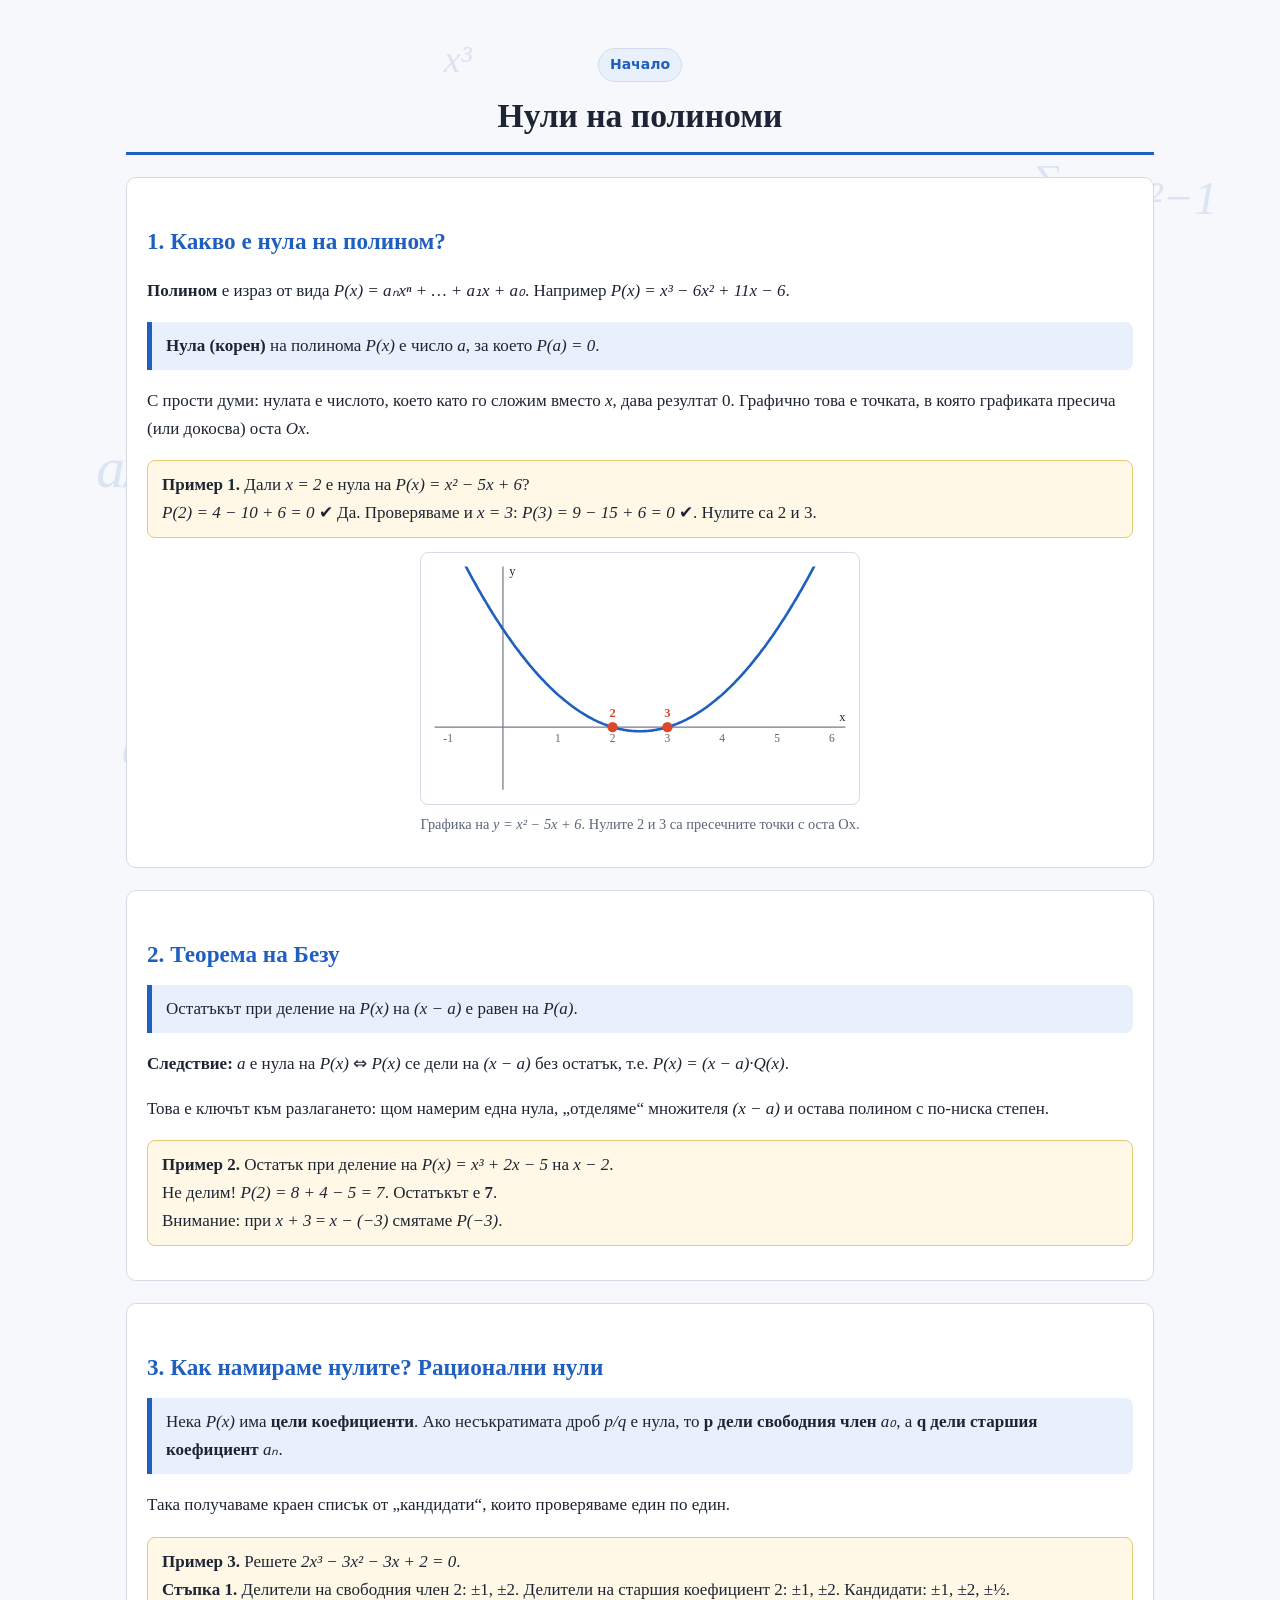
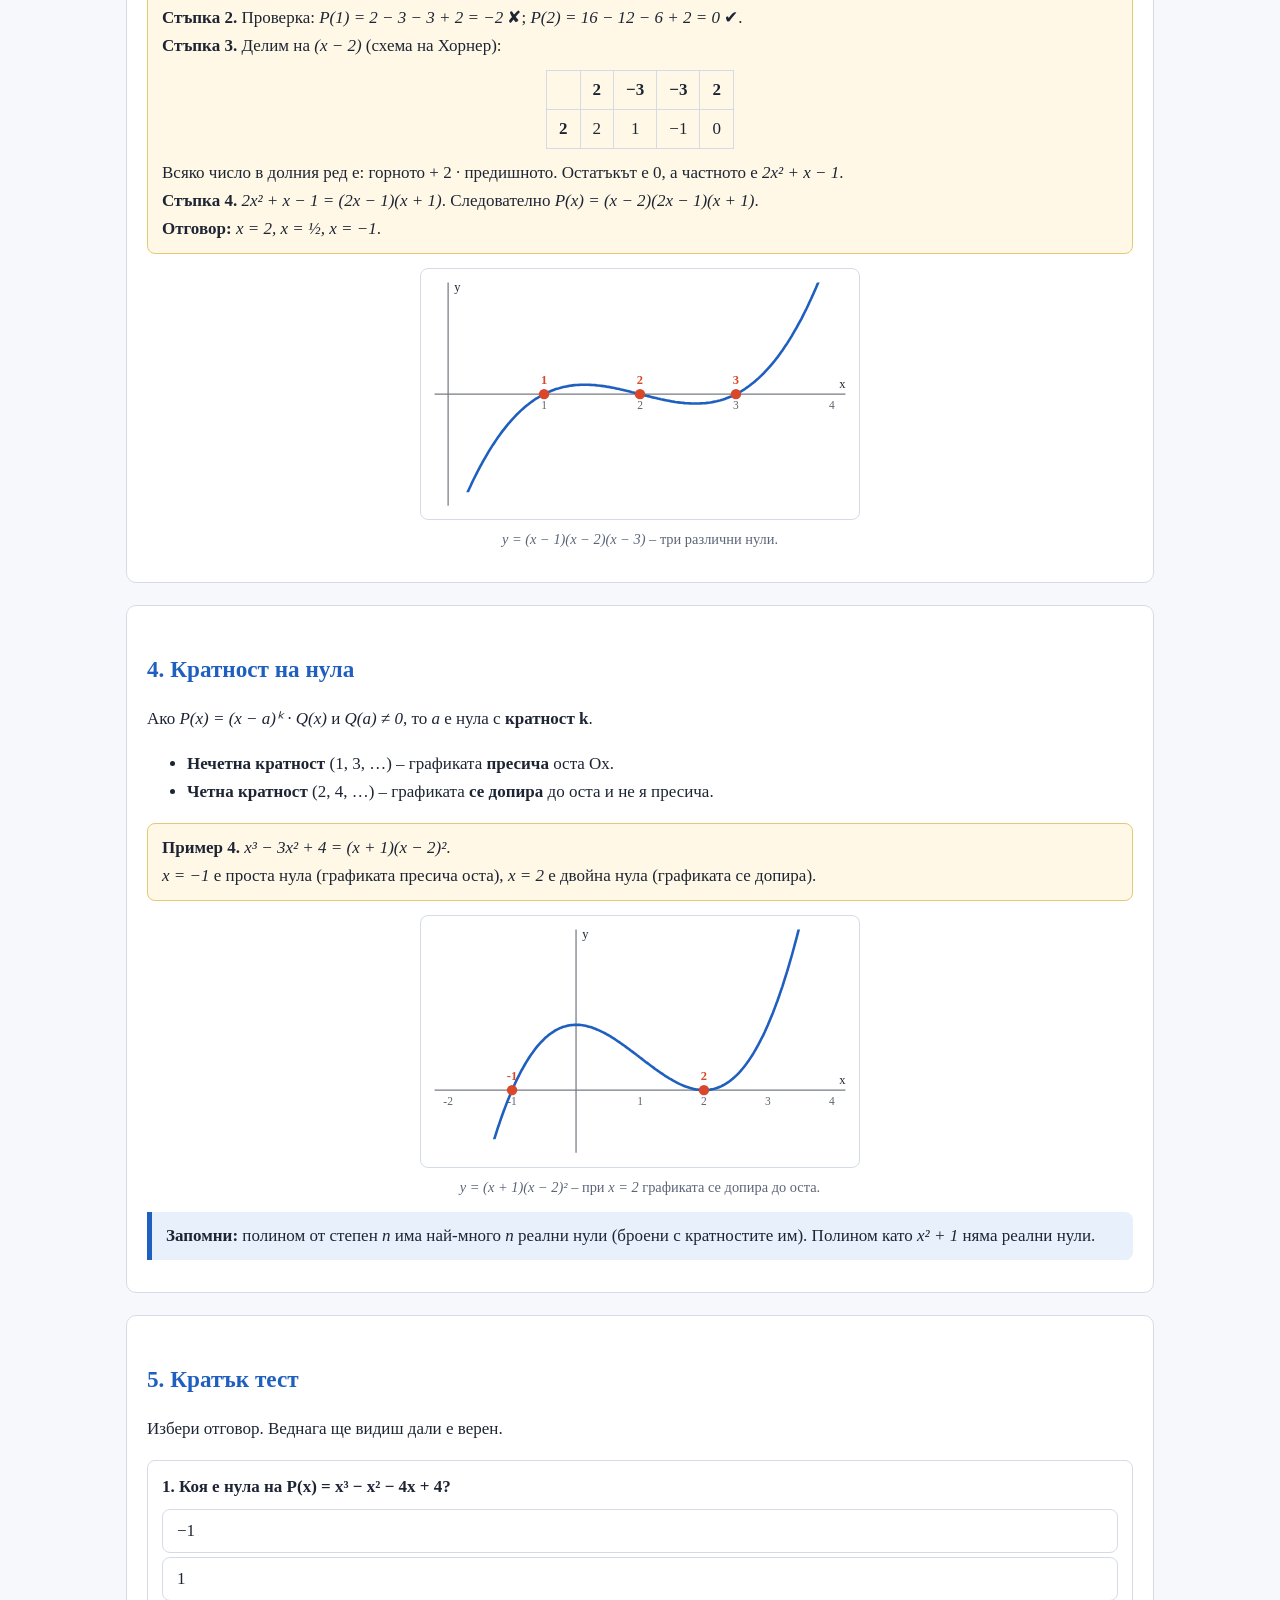
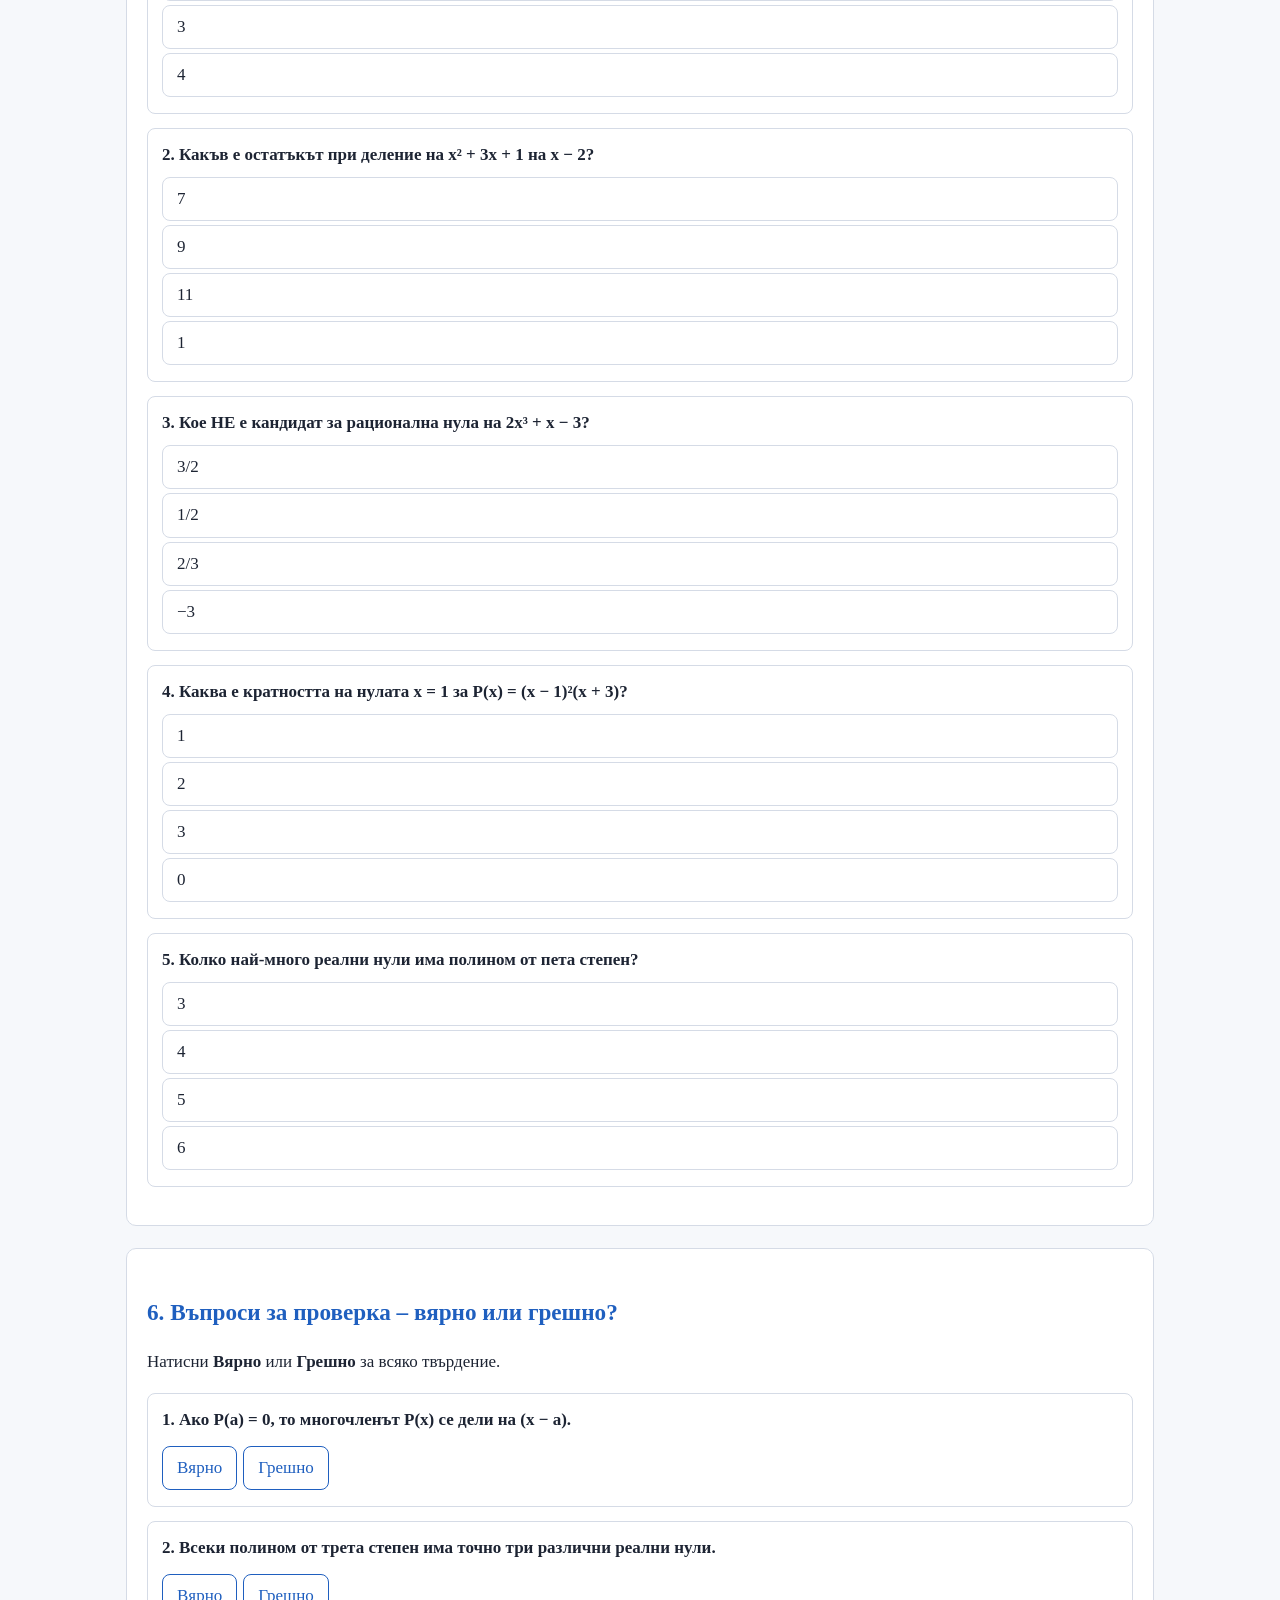
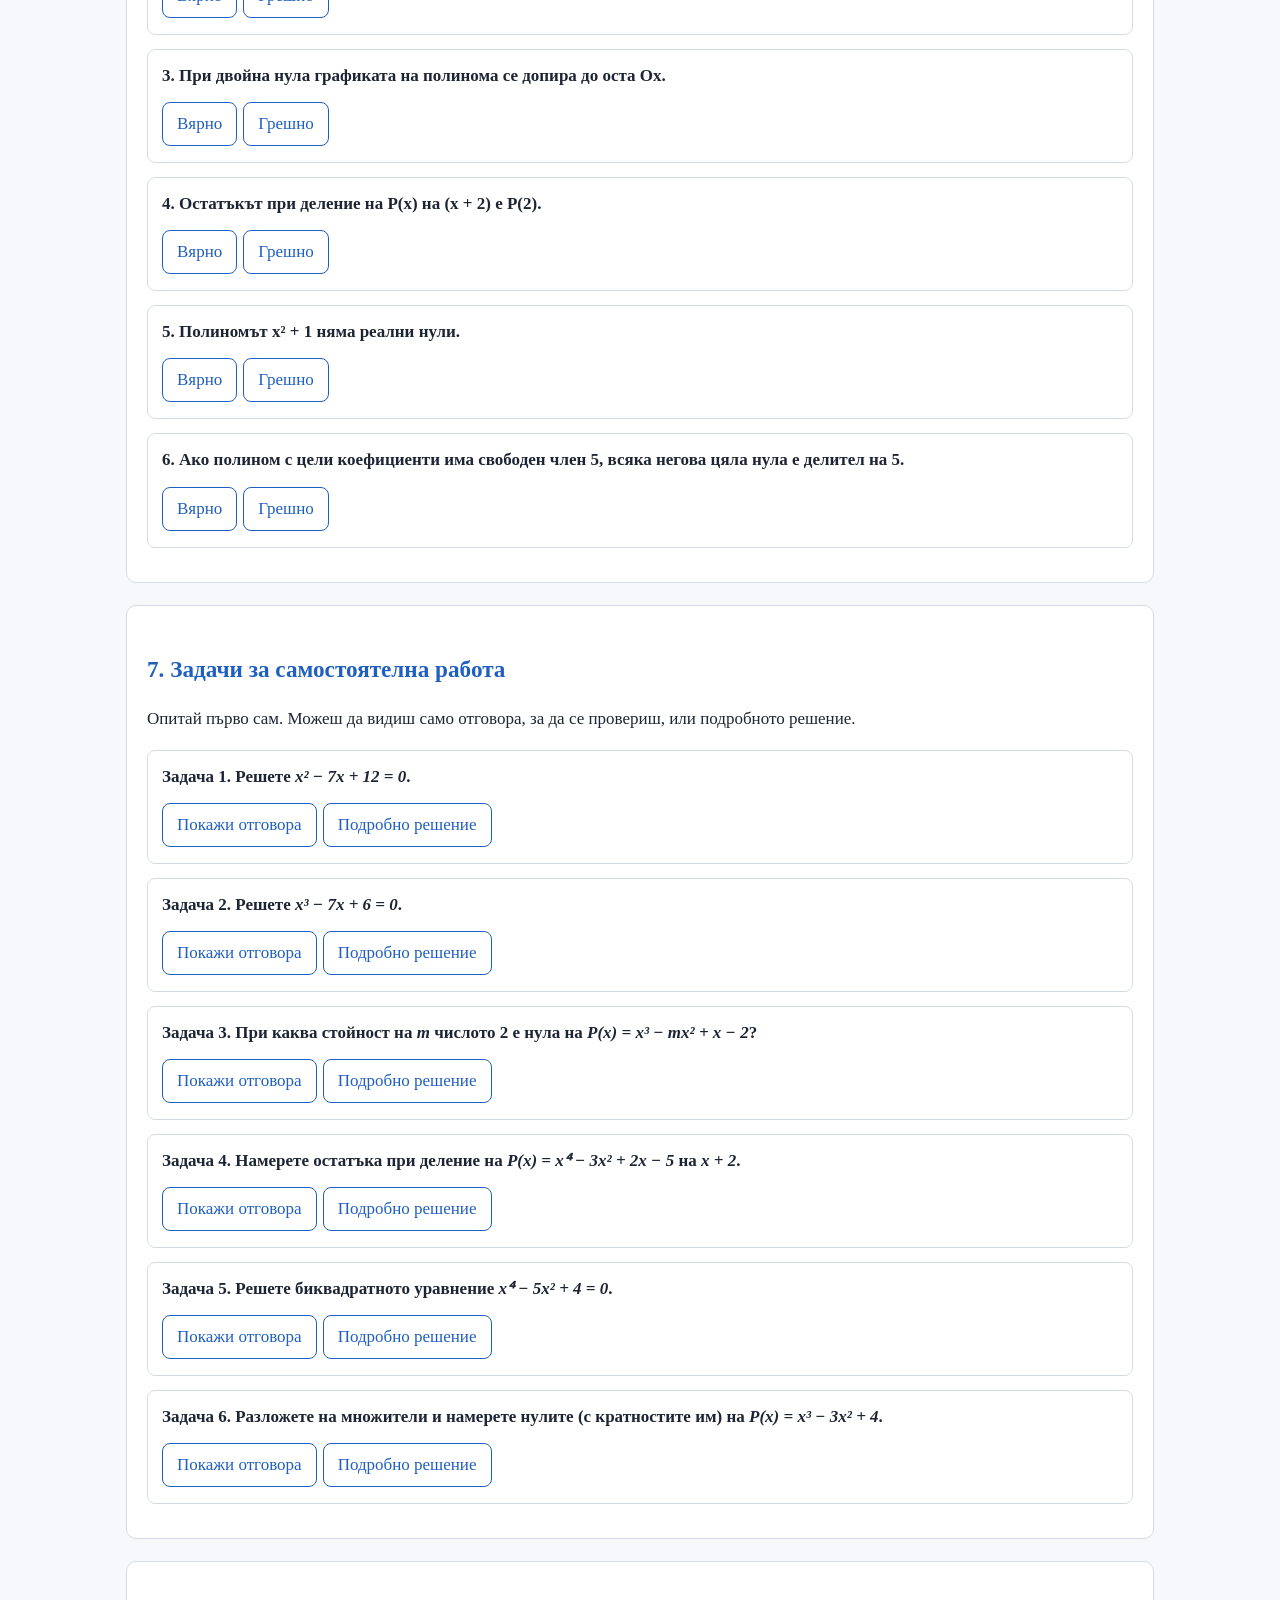
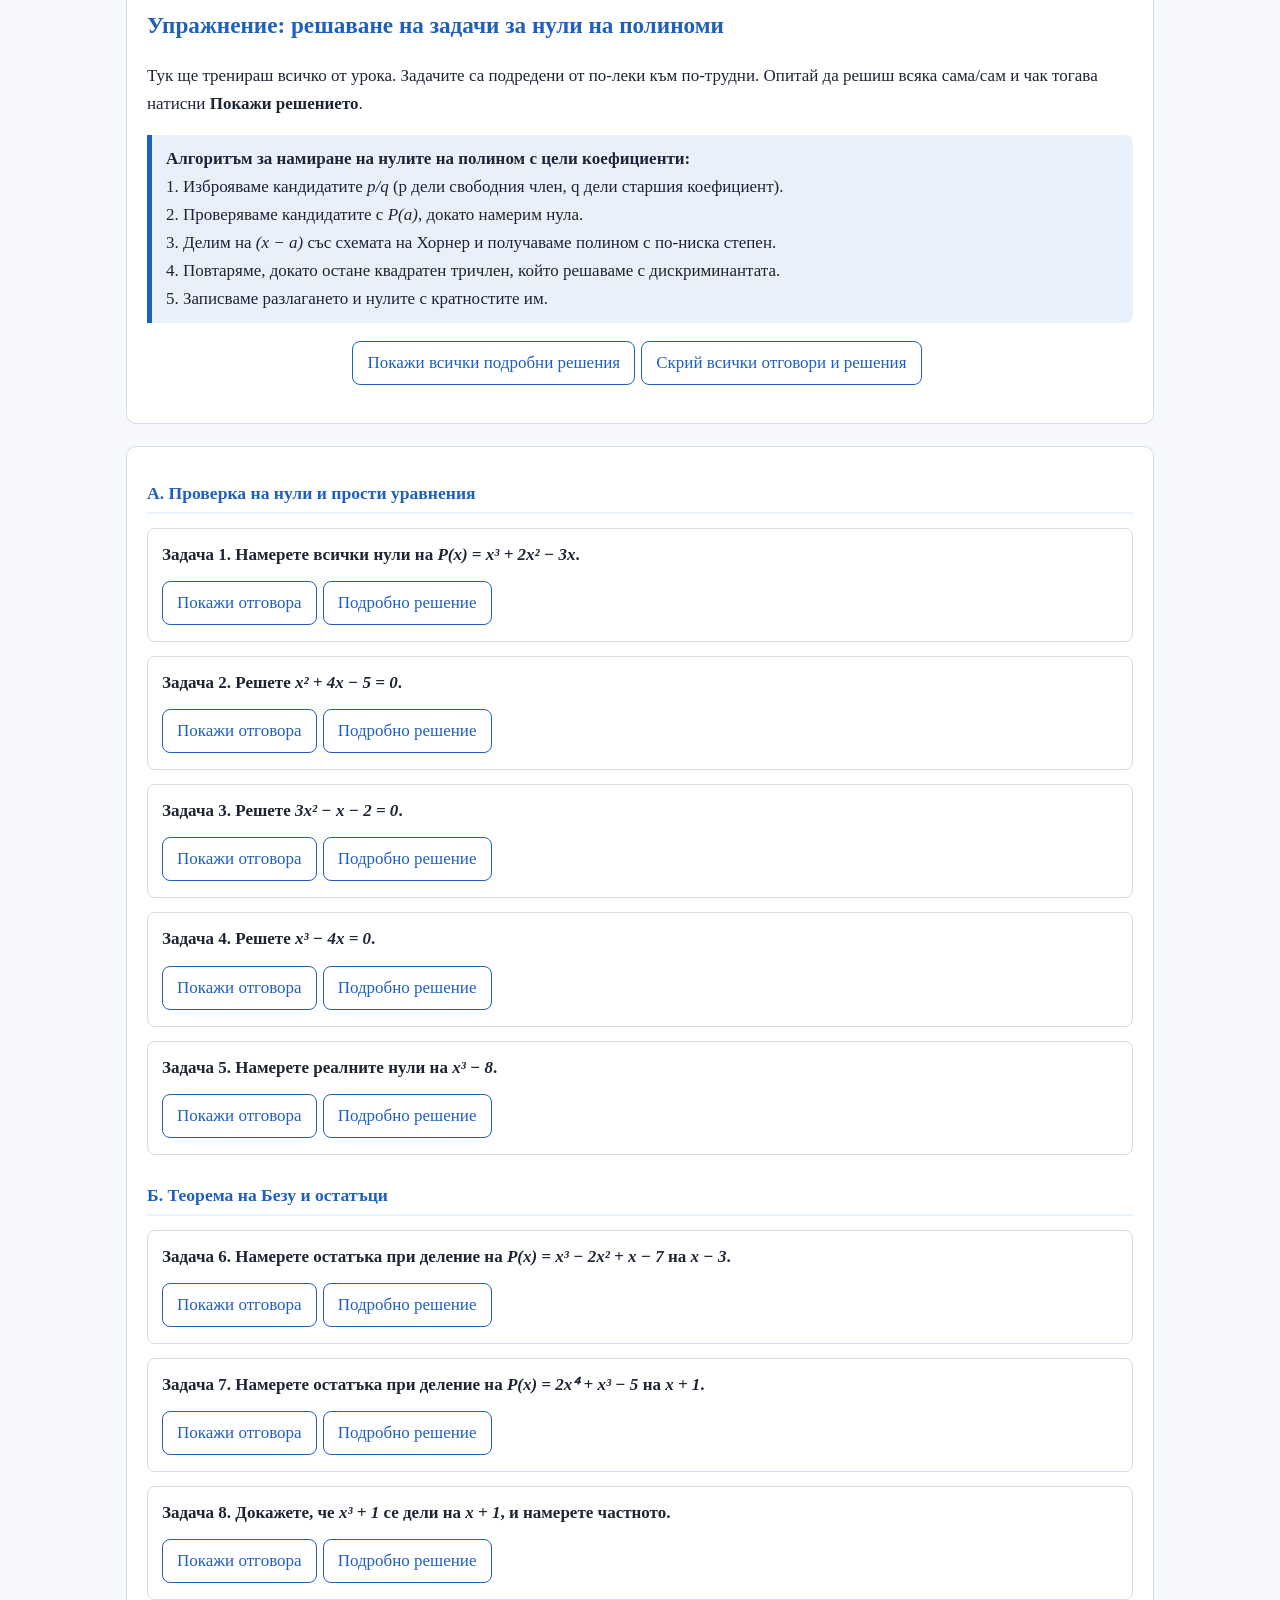
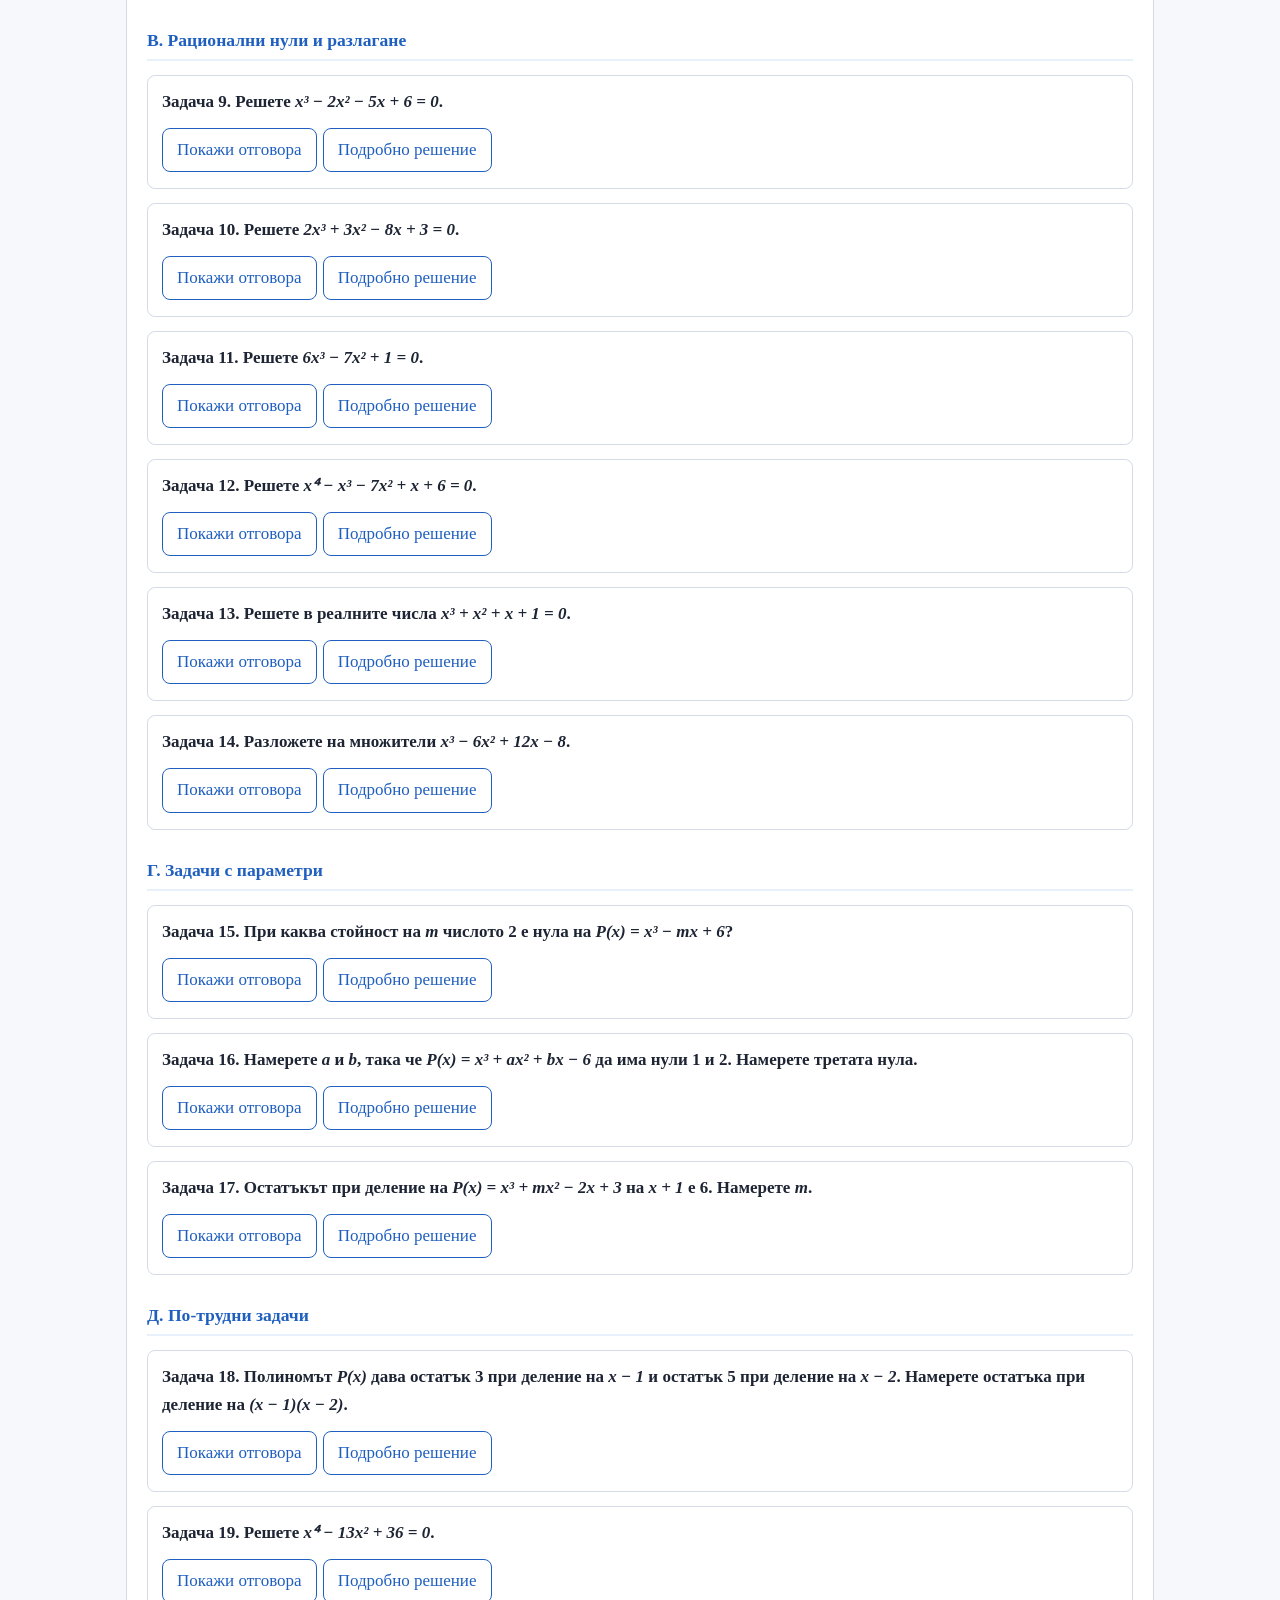
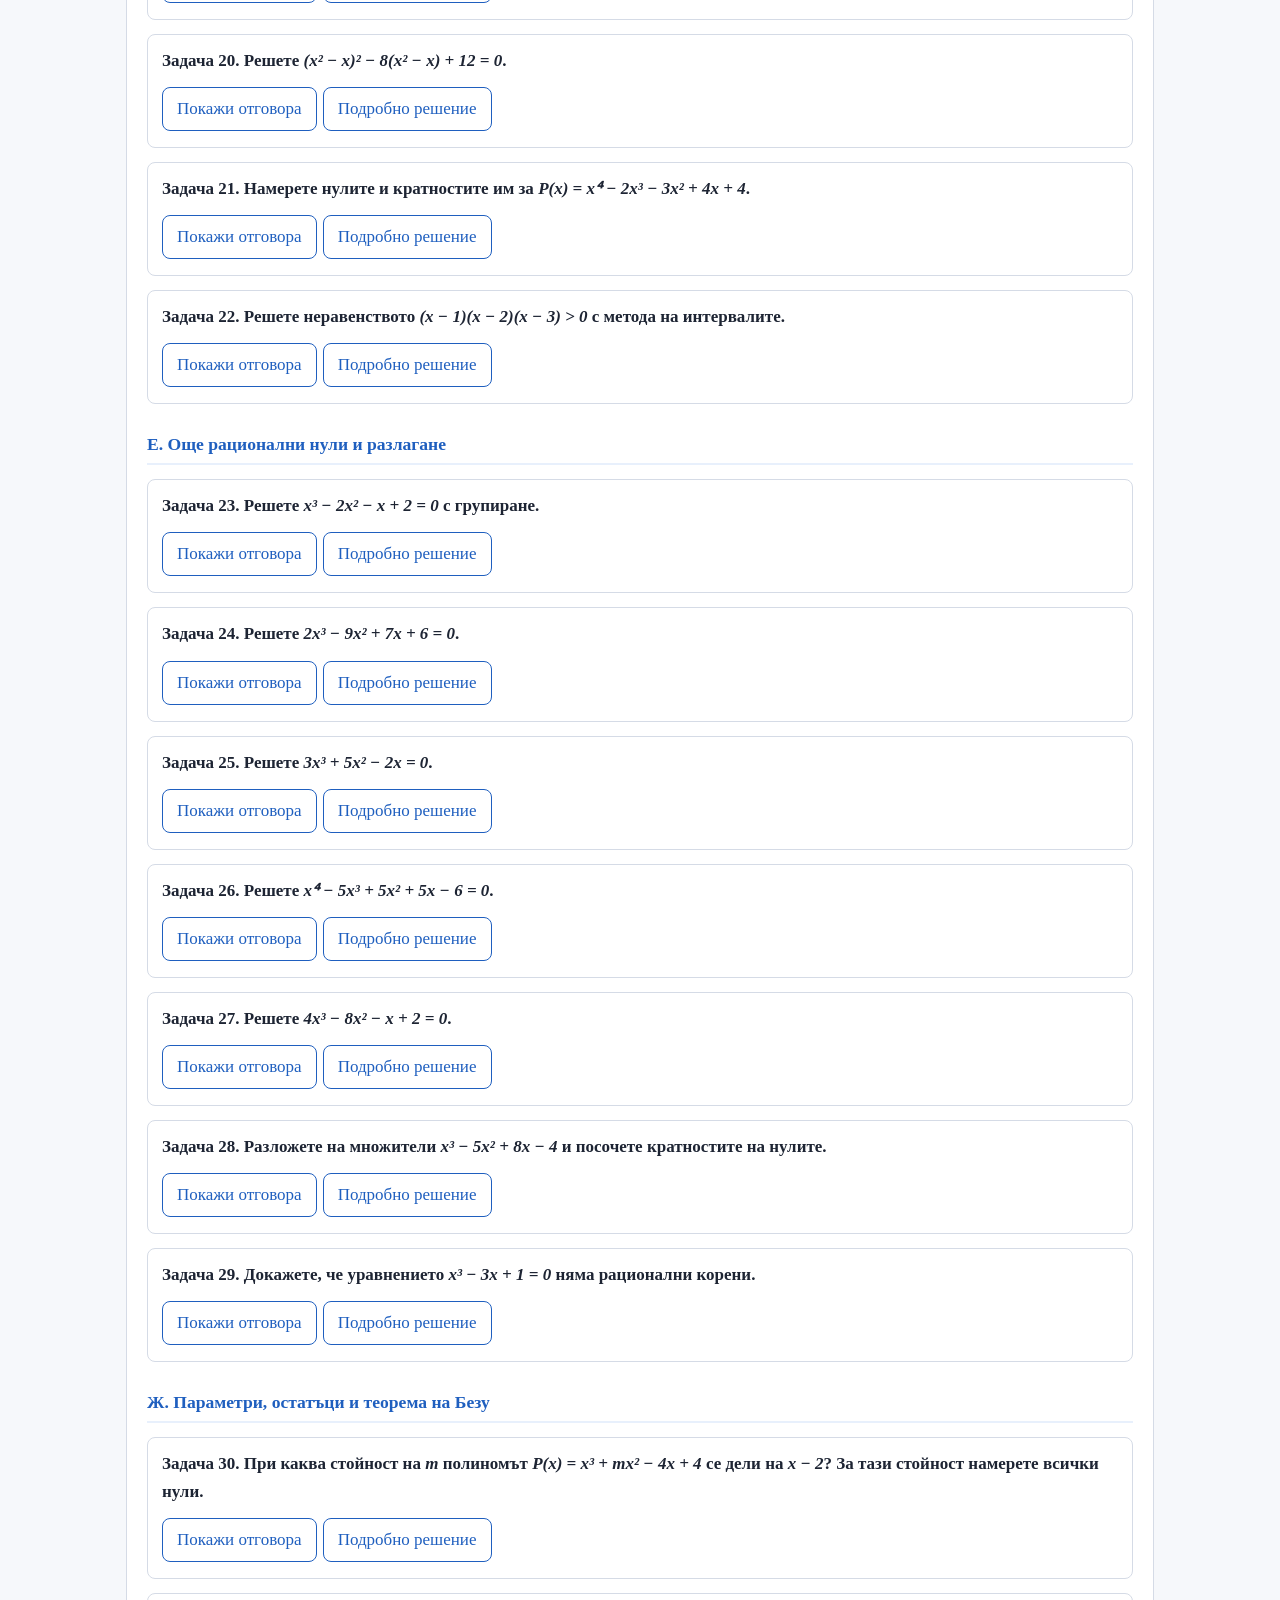
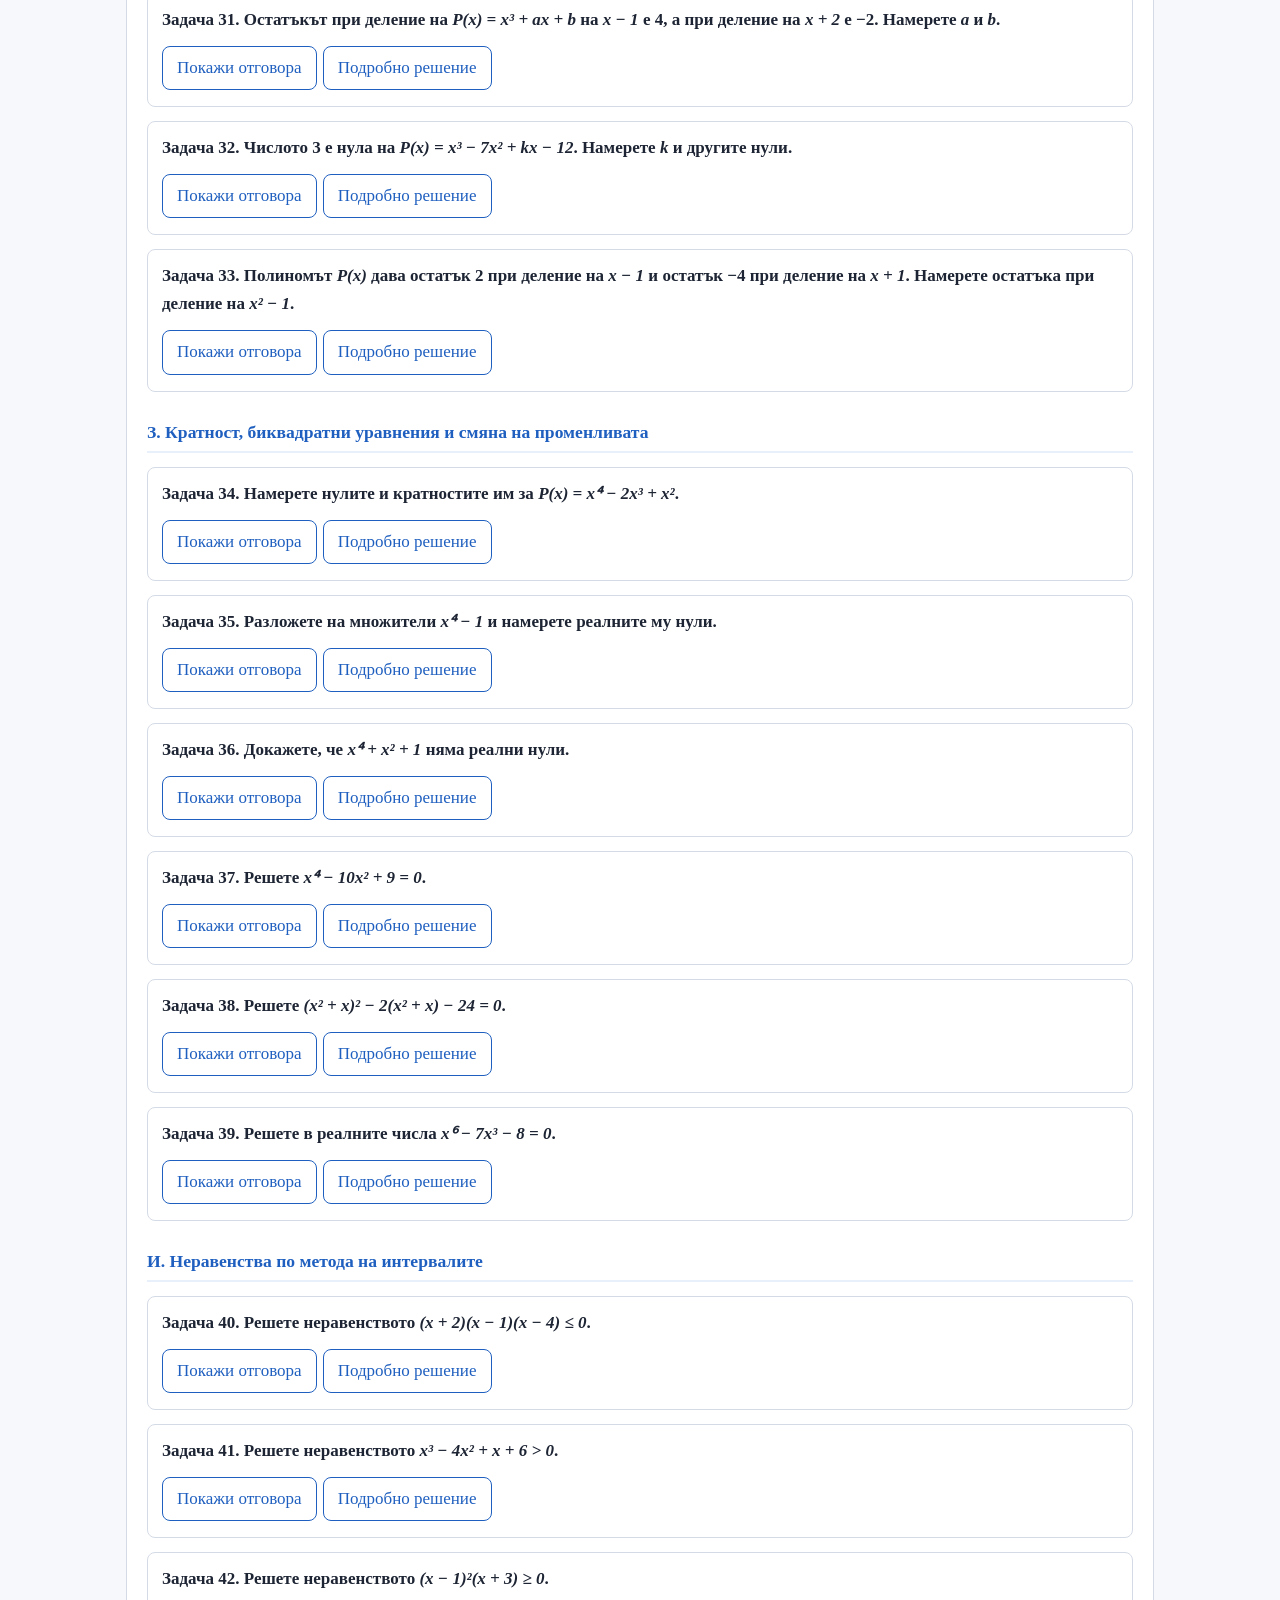
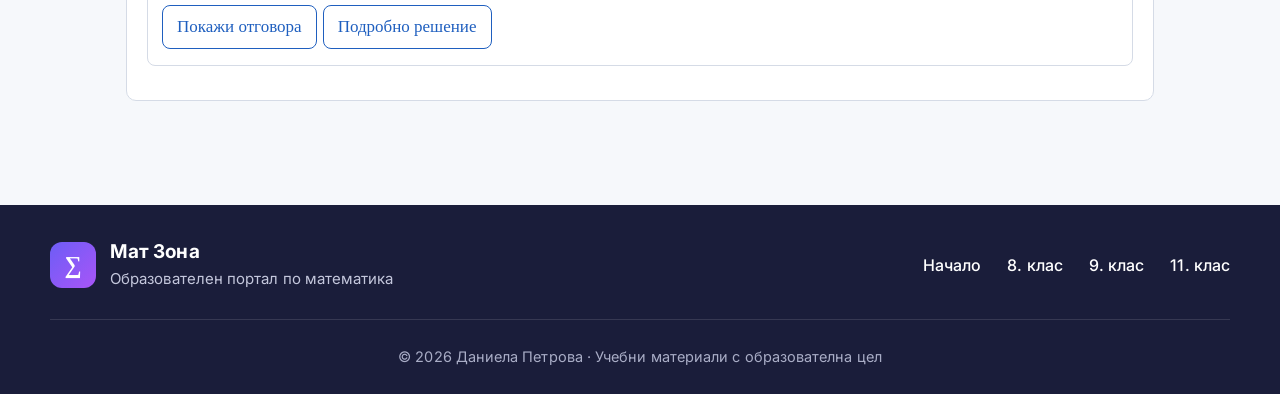
<file: 11-klas/nuli-na-polinomi.html>
<!DOCTYPE html>
<html lang="bg">
<head>
<meta charset="utf-8">
<meta name="viewport" content="width=device-width, initial-scale=1">
<title>Нули на полиноми – урок за 11 клас</title>
<link href="https://fonts.googleapis.com/css2?family=Inter:wght@400;600;800&display=swap" rel="stylesheet">
<style>
:root{--bg:#f6f8fb;--card:#fff;--ink:#1d2433;--mut:#5b6578;--acc:#1f5fbf;--acc2:#e8f0fc;--ok:#1b7f4b;--okb:#e3f5ea;--bad:#b3261e;--badb:#fbe7e5;--line:#d5dbe6;--ex:#fff8e6;--exl:#e8c872}
@media (prefers-color-scheme:dark){:root{--bg:#141922;--card:#1c2330;--ink:#e6eaf2;--mut:#9aa5ba;--acc:#7aaeff;--acc2:#22304a;--ok:#6fd49b;--okb:#17352a;--bad:#ff8a80;--badb:#3d1f1d;--line:#34405a;--ex:#2b2716;--exl:#7a6a2c}}
*{box-sizing:border-box}
body{margin:0;background:var(--bg);color:var(--ink);font:17px/1.65 Georgia,"Times New Roman",serif}
main{max-width:1060px;margin:0 auto;padding:20px 16px 40px;position:relative;z-index:1}
header{padding:28px 0 12px;border-bottom:3px solid var(--acc);text-align:center}
h1{font-size:2.1rem;margin:0 0 4px;line-height:1.2}
header p{margin:0;color:var(--mut)}
h2{font-size:1.45rem;margin:38px 0 10px;color:var(--acc)}
h3{font-size:1.1rem;margin:20px 0 6px}
section{background:var(--card);border:1px solid var(--line);border-radius:10px;padding:6px 20px 20px;margin-top:22px}
.def{background:var(--acc2);border-left:5px solid var(--acc);padding:10px 14px;border-radius:0 8px 8px 0;margin:12px 0}
.ex{background:var(--ex);border:1px solid var(--exl);padding:10px 14px;border-radius:8px;margin:14px 0}
.m{font-family:"Cambria Math",Georgia,serif;font-style:italic;white-space:nowrap}
.c{text-align:center;font-size:1.15rem;margin:10px 0}
svg{width:100%;max-width:440px;height:auto;display:block;margin:8px auto;background:var(--card);border:1px solid var(--line);border-radius:8px}
figcaption{text-align:center;color:var(--mut);font-size:.9rem}
figure{margin:10px 0}
button{font:inherit;cursor:pointer;border:1px solid var(--acc);background:var(--card);color:var(--acc);border-radius:8px;padding:7px 14px;margin:4px 6px 4px 0}
button:hover{background:var(--acc2)}
button:focus-visible{outline:3px solid var(--acc);outline-offset:2px}
.q{border:1px solid var(--line);border-radius:8px;padding:12px 14px;margin:14px 0}
.q p{margin:0 0 8px;font-weight:bold}
.opt{display:block;width:100%;text-align:left;color:var(--ink);border-color:var(--line)}
.opt.ok,.tf.ok{background:var(--okb);border-color:var(--ok);color:var(--ok)}
.opt.bad,.tf.bad{background:var(--badb);border-color:var(--bad);color:var(--bad)}
.fb{margin-top:6px;font-size:.95rem;display:none}
.score{font-weight:bold;font-size:1.1rem}
.sol{display:none;background:var(--acc2);border-radius:8px;padding:10px 14px;margin-top:8px}
.sol.show{display:block}
table{border-collapse:collapse;margin:10px auto}
td,th{border:1px solid var(--line);padding:5px 12px;text-align:center}
.bg{position:fixed;inset:0;overflow:hidden;z-index:0;pointer-events:none}
.bg span{position:absolute;bottom:-80px;font-family:"Cambria Math",Georgia,serif;font-style:italic;color:var(--acc);opacity:.13;white-space:nowrap;animation:fl linear infinite}
@keyframes fl{from{transform:translateY(0) rotate(var(--r0))}to{transform:translateY(-115vh) rotate(var(--r1))}}
@media (prefers-reduced-motion:reduce){.bg span{animation:none;bottom:auto}}
.nav{display:flex;justify-content:center;gap:10px;margin:18px 0 0;flex-wrap:wrap}
.nav button{font-weight:bold;padding:9px 22px;margin:0}
.nav button.on{background:var(--acc);color:var(--card)}
.grp{margin-top:26px}
.grp h3{color:var(--acc);border-bottom:2px solid var(--acc2);padding-bottom:4px}
.sol.an{background:var(--okb)}
.tools{text-align:center;margin:14px 0}
.next{text-align:center;margin:26px 0 0}
.snav{display:flex;flex-wrap:wrap;justify-content:center;gap:6px;margin:0 0 14px}
.snav .sep{display:none}
.snav a{display:inline-block;padding:6px 11px;border-radius:999px;border:1px solid var(--line);background:var(--acc2);color:var(--acc);font:600 14px/1.4 system-ui,"Segoe UI",sans-serif;text-decoration:none}
.snav a:hover,.snav a:focus-visible{background:var(--acc);border-color:var(--acc);color:var(--card);outline:none}
@media (max-width:420px){.snav a{padding:6px 9px}}
</style>
<link rel="stylesheet" href="../footer.css?v=20261126m">
</head>
<body>
<div class="bg" id="bg" aria-hidden="true"></div>
<main>
<header>
<nav class="snav" aria-label="Главно меню">
  <a href="../index.html">Начало</a>
</nav>
<h1>Нули на полиноми</h1>
</header>
<div id="p1">

<section>
<h2>1. Какво е нула на полином?</h2>
<p><b>Полином</b> е израз от вида <span class="m">P(x) = aₙxⁿ + … + a₁x + a₀</span>. Например <span class="m">P(x) = x³ − 6x² + 11x − 6</span>.</p>
<div class="def"><b>Нула (корен)</b> на полинома <span class="m">P(x)</span> е число <span class="m">a</span>, за което <span class="m">P(a) = 0</span>.</div>
<p>С прости думи: нулата е числото, което като го сложим вместо <span class="m">x</span>, дава резултат 0. Графично това е точката, в която графиката пресича (или докосва) оста <span class="m">Ox</span>.</p>
<div class="ex"><b>Пример 1.</b> Дали <span class="m">x = 2</span> е нула на <span class="m">P(x) = x² − 5x + 6</span>?<br>
<span class="m">P(2) = 4 − 10 + 6 = 0</span> ✔ Да. Проверяваме и <span class="m">x = 3</span>: <span class="m">P(3) = 9 − 15 + 6 = 0</span> ✔. Нулите са 2 и 3.</div>
<figure>
<svg id="g1" viewBox="0 0 420 240" role="img" aria-label="Графика на параболата x²−5x+6 с нули 2 и 3"></svg>
<figcaption>Графика на <span class="m">y = x² − 5x + 6</span>. Нулите 2 и 3 са пресечните точки с оста Ox.</figcaption>
</figure>
</section>

<section>
<h2>2. Теорема на Безу</h2>
<div class="def">Остатъкът при деление на <span class="m">P(x)</span> на <span class="m">(x − a)</span> е равен на <span class="m">P(a)</span>.</div>
<p><b>Следствие:</b> <span class="m">a</span> е нула на <span class="m">P(x)</span> ⇔ <span class="m">P(x)</span> се дели на <span class="m">(x − a)</span> без остатък, т.е. <span class="m">P(x) = (x − a)·Q(x)</span>.</p>
<p>Това е ключът към разлагането: щом намерим една нула, „отделяме“ множителя <span class="m">(x − a)</span> и остава полином с по-ниска степен.</p>
<div class="ex"><b>Пример 2.</b> Остатък при деление на <span class="m">P(x) = x³ + 2x − 5</span> на <span class="m">x − 2</span>.<br>
Не делим! <span class="m">P(2) = 8 + 4 − 5 = 7</span>. Остатъкът е <b>7</b>.<br>
Внимание: при <span class="m">x + 3</span> = <span class="m">x − (−3)</span> смятаме <span class="m">P(−3)</span>.</div>
</section>

<section>
<h2>3. Как намираме нулите? Рационални нули</h2>
<div class="def">Нека <span class="m">P(x)</span> има <b>цели коефициенти</b>. Ако несъкратимата дроб <span class="m">p/q</span> е нула, то <b>p дели свободния член</b> <span class="m">a₀</span>, а <b>q дели старшия коефициент</b> <span class="m">aₙ</span>.</div>
<p>Така получаваме краен списък от „кандидати“, които проверяваме един по един.</p>
<div class="ex"><b>Пример 3.</b> Решете <span class="m">2x³ − 3x² − 3x + 2 = 0</span>.<br>
<b>Стъпка 1.</b> Делители на свободния член 2: ±1, ±2. Делители на старшия коефициент 2: ±1, ±2. Кандидати: ±1, ±2, ±½.<br>
<b>Стъпка 2.</b> Проверка: <span class="m">P(1) = 2 − 3 − 3 + 2 = −2</span> ✘; <span class="m">P(2) = 16 − 12 − 6 + 2 = 0</span> ✔.<br>
<b>Стъпка 3.</b> Делим на <span class="m">(x − 2)</span> (схема на Хорнер):
<table><tr><th></th><th>2</th><th>−3</th><th>−3</th><th>2</th></tr><tr><th>2</th><td>2</td><td>1</td><td>−1</td><td>0</td></tr></table>
Всяко число в долния ред е: горното + 2 · предишното. Остатъкът е 0, а частното е <span class="m">2x² + x − 1</span>.<br>
<b>Стъпка 4.</b> <span class="m">2x² + x − 1 = (2x − 1)(x + 1)</span>. Следователно <span class="m">P(x) = (x − 2)(2x − 1)(x + 1)</span>.<br>
<b>Отговор:</b> <span class="m">x = 2, x = ½, x = −1</span>.</div>
<figure>
<svg id="g2" viewBox="0 0 420 240" role="img" aria-label="Графика на кубичен полином с три нули 1, 2 и 3"></svg>
<figcaption><span class="m">y = (x − 1)(x − 2)(x − 3)</span> – три различни нули.</figcaption>
</figure>
</section>

<section>
<h2>4. Кратност на нула</h2>
<p>Ако <span class="m">P(x) = (x − a)ᵏ · Q(x)</span> и <span class="m">Q(a) ≠ 0</span>, то <span class="m">a</span> е нула с <b>кратност k</b>.</p>
<ul>
<li><b>Нечетна кратност</b> (1, 3, …) – графиката <b>пресича</b> оста Ox.</li>
<li><b>Четна кратност</b> (2, 4, …) – графиката <b>се допира</b> до оста и не я пресича.</li>
</ul>
<div class="ex"><b>Пример 4.</b> <span class="m">x³ − 3x² + 4 = (x + 1)(x − 2)²</span>.<br>
<span class="m">x = −1</span> е проста нула (графиката пресича оста), <span class="m">x = 2</span> е двойна нула (графиката се допира).</div>
<figure>
<svg id="g3" viewBox="0 0 420 240" role="img" aria-label="Графика с проста нула −1 и двойна нула 2"></svg>
<figcaption><span class="m">y = (x + 1)(x − 2)²</span> – при <span class="m">x = 2</span> графиката се допира до оста.</figcaption>
</figure>
<div class="def"><b>Запомни:</b> полином от степен <span class="m">n</span> има най-много <span class="m">n</span> реални нули (броени с кратностите им). Полином като <span class="m">x² + 1</span> няма реални нули.</div>
</section>

<section>
<h2>5. Кратък тест</h2>
<p>Избери отговор. Веднага ще видиш дали е верен.</p>
<div id="test"></div>
<p class="score" id="tscore"></p>
</section>

<section>
<h2>6. Въпроси за проверка – вярно или грешно?</h2>
<p>Натисни <b>Вярно</b> или <b>Грешно</b> за всяко твърдение.</p>
<div id="tf"></div>
</section>

<section>
<h2>7. Задачи за самостоятелна работа</h2>
<p>Опитай първо сам. Можеш да видиш само отговора, за да се провериш, или подробното решение.</p>
<div id="tasks"></div>
</section>
</div>
<div id="p2">
<section>
<h2>Упражнение: решаване на задачи за нули на полиноми</h2>
<p>Тук ще тренираш всичко от урока. Задачите са подредени от по-леки към по-трудни. Опитай да решиш всяка сама/сам и чак тогава натисни <b>Покажи решението</b>.</p>
<div class="def"><b>Алгоритъм за намиране на нулите на полином с цели коефициенти:</b><br>
1. Изброяваме кандидатите <span class="m">p/q</span> (p дели свободния член, q дели старшия коефициент).<br>
2. Проверяваме кандидатите с <span class="m">P(a)</span>, докато намерим нула.<br>
3. Делим на <span class="m">(x − a)</span> със схемата на Хорнер и получаваме полином с по-ниска степен.<br>
4. Повтаряме, докато остане квадратен тричлен, който решаваме с дискриминантата.<br>
5. Записваме разлагането и нулите с кратностите им.</div>
<div class="tools"><button id="allon">Покажи всички подробни решения</button><button id="alloff">Скрий всички отговори и решения</button></div>
</section>
<section id="ex"></section>
</div>
</main>
<footer class="site-footer">
  <div class="sf-inner">
    <div class="sf-top">
      <div class="sf-brand">
        <div class="sf-logo" aria-hidden="true">∑</div>
        <div class="sf-brand-text">
          <div class="sf-name">Мат Зона</div>
          <div class="sf-tagline">Образователен портал по математика</div>
        </div>
      </div>
      <ul class="sf-links" aria-label="Навигация във футъра">
        <li><a href="../index.html">Начало</a></li>
        <li><a href="../8-klas/index.html">8. клас</a></li>
        <li><a href="../9-klas/index.html">9. клас</a></li>
        <li><a href="../11-klas/index.html">11. клас</a></li>
      </ul>
    </div>
    <div class="sf-copy">© 2026 Даниела Петрова · Учебни материали с образователна цел</div>
  </div>
</footer>

<script>
var gc=0;
function gcore(f,xr,yr,roots,pts,shade){
  var W=420,H=240,p=26,cid='gc'+(++gc);
  var sx=function(x){return p+(x-xr[0])/(xr[1]-xr[0])*(W-2*p)};
  var sy=function(y){return H-p-(y-yr[0])/(yr[1]-yr[0])*(H-2*p)};
  var h='<defs><clipPath id="'+cid+'"><rect x="'+p+'" y="'+p/2+'" width="'+(W-2*p)+'" height="'+(H-1.5*p)+'"/></clipPath></defs>';
  var y0=sy(0),x0=sx(0),i,x;
  h+='<g stroke="currentColor" stroke-width="1.2" opacity=".6"><line x1="'+p/2+'" y1="'+y0+'" x2="'+(W-p/2)+'" y2="'+y0+'"/><line x1="'+x0+'" y1="'+p/2+'" x2="'+x0+'" y2="'+(H-p/2)+'"/></g>';
  for(var t=Math.ceil(xr[0]);t<=xr[1];t++){if(t)h+='<text x="'+sx(t)+'" y="'+(y0+14)+'" font-size="11" text-anchor="middle" fill="currentColor" opacity=".7">'+t+'</text>';}
  h+='<text x="'+(W-p/2)+'" y="'+(y0-6)+'" font-size="12" text-anchor="end" fill="currentColor">x</text><text x="'+(x0+6)+'" y="'+(p/2+8)+'" font-size="12" fill="currentColor">y</text>';
  var d='';for(i=0;i<=240;i++){x=xr[0]+(xr[1]-xr[0])*i/240;d+=(i?'L':'M')+sx(x).toFixed(1)+' '+sy(f(x)).toFixed(1)}
  h+='<path d="'+d+'" fill="none" stroke="#1f5fbf" stroke-width="2.5" clip-path="url(#'+cid+')"/>';
  if(shade){for(i=0;i<240;i++){x=xr[0]+(xr[1]-xr[0])*(i+.5)/240;if(f(x)>0)h+='<line x1="'+sx(x-(xr[1]-xr[0])/480)+'" y1="'+y0+'" x2="'+sx(x+(xr[1]-xr[0])/480)+'" y2="'+y0+'" stroke="#1b9a5a" stroke-width="6" opacity=".6"/>'}}
  (roots||[]).forEach(function(r){var v=r.length?r[0]:r,l=r.length?r[1]:r;h+='<circle cx="'+sx(v)+'" cy="'+y0+'" r="5" fill="#d9482b"/><text x="'+sx(v)+'" y="'+(y0-10)+'" font-size="12" text-anchor="middle" font-weight="bold" fill="#d9482b">'+l+'</text>'});
  (pts||[]).forEach(function(q){var X=sx(q[0]),Y=sy(q[1]),en=X>W-80;h+='<circle cx="'+X+'" cy="'+Y+'" r="5" fill="#1b9a5a"/><text x="'+(en?X-8:X+8)+'" y="'+(Y-8)+'" font-size="12" font-weight="bold" text-anchor="'+(en?'end':'start')+'" fill="#1b9a5a">('+q[0]+'; '+q[1]+')</text>'});
  return h;
}
function plot(id,f,xr,yr,roots){document.getElementById(id).innerHTML=gcore(f,xr,yr,roots)}
function gsvg(g){
  if(!g)return '';
  var c=g[0],f=function(x){var v=0;for(var k=0;k<c.length;k++)v=v*x+c[k];return v};
  var cap='Графика на полинома от задачата.'+(g[3]&&g[3].length?' Червените точки са нулите.':'')+(g[4]?' Зелената точка показва стойността <span class="m">P(a)</span>, която е остатъкът.':'')+(g[5]?' Зеленото на оста показва къде произведението е положително.':'');
  return '<figure><svg viewBox="0 0 420 240" role="img" aria-label="Графика към решението">'+gcore(f,g[1],g[2],g[3],g[4],g[5])+'</svg><figcaption>'+cap+'</figcaption></figure>';
}
plot('g1',function(x){return x*x-5*x+6},[-1,6],[-3,9],[2,3]);
plot('g2',function(x){return (x-1)*(x-2)*(x-3)},[0,4],[-4,4],[1,2,3]);
plot('g3',function(x){return (x+1)*(x-2)*(x-2)},[-2,4],[-3,9],[-1,2]);

(function(){
  var sy=['x³','P(x)=0','π','√x','∑','f(x)','x²−1','∞','Δ','(x−a)','y=x²','∫','a/b','xⁿ','±','≠0','θ','log x'],bg=document.getElementById('bg');
  for(var i=0;i<22;i++){
    var e=document.createElement('span');
    e.textContent=sy[i%sy.length];
    e.style.left=(Math.random()*95)+'%';
    e.style.fontSize=(22+Math.random()*40)+'px';
    e.style.animationDuration=(40+Math.random()*50)+'s';
    e.style.animationDelay=(-Math.random()*80)+'s';
    e.style.setProperty('--r0',(Math.random()*40-20)+'deg');
    e.style.setProperty('--r1',(Math.random()*80-40)+'deg');
    e.style.bottom=(i%2?'-80px':(Math.random()*90)+'%');
    bg.appendChild(e);
  }
})();
var quiz=[
 {q:'Коя е нула на P(x) = x³ − x² − 4x + 4?',o:['−1','1','3','4'],a:1,e:'P(1) = 1 − 1 − 4 + 4 = 0. Останалите дават P(−1)=6, P(3)=10, P(4)=36.'},
 {q:'Какъв е остатъкът при деление на x² + 3x + 1 на x − 2?',o:['7','9','11','1'],a:2,e:'По Безу: P(2) = 4 + 6 + 1 = 11.'},
 {q:'Кое НЕ е кандидат за рационална нула на 2x³ + x − 3?',o:['3/2','1/2','2/3','−3'],a:2,e:'Числителят трябва да дели 3, а знаменателят да дели 2. Числото 2/3 има числител 2, който не дели 3.'},
 {q:'Каква е кратността на нулата x = 1 за P(x) = (x − 1)²(x + 3)?',o:['1','2','3','0'],a:1,e:'Множителят (x − 1) се среща на втора степен, значи кратността е 2.'},
 {q:'Колко най-много реални нули има полином от пета степен?',o:['3','4','5','6'],a:2,e:'Полином от степен n има най-много n реални нули (с кратностите им).'}
];
var tdone=0,tok=0,th='';
quiz.forEach(function(z,i){
  th+='<div class="q" id="q'+i+'"><p>'+(i+1)+'. '+z.q+'</p>';
  z.o.forEach(function(t,j){th+='<button class="opt" data-q="'+i+'" data-o="'+j+'">'+t+'</button>'});
  th+='<div class="fb" id="fb'+i+'"></div></div>';
});
document.getElementById('test').innerHTML=th;
document.getElementById('test').addEventListener('click',function(e){
  var b=e.target.closest('.opt');if(!b)return;
  var i=+b.dataset.q,j=+b.dataset.o,z=quiz[i],box=document.getElementById('q'+i);
  if(box.dataset.done)return;box.dataset.done=1;tdone++;
  var bs=box.querySelectorAll('.opt');
  bs[z.a].classList.add('ok');
  var fb=document.getElementById('fb'+i);fb.style.display='block';
  if(j===z.a){tok++;fb.innerHTML='✔ Вярно! '+z.e}else{b.classList.add('bad');fb.innerHTML='✘ Грешно. '+z.e}
  document.getElementById('tscore').textContent=tdone===quiz.length?'Резултат: '+tok+' от '+quiz.length+' верни отговора.':'Отговорени: '+tdone+' от '+quiz.length;
});

var tf=[
 {s:'Ако P(a) = 0, то многочленът P(x) се дели на (x − a).',a:true,e:'Това е следствието от теоремата на Безу.'},
 {s:'Всеки полином от трета степен има точно три различни реални нули.',a:false,e:'Може да има и кратни нули (напр. (x−1)²(x+2)) или само една реална нула (напр. x³ + x).'},
 {s:'При двойна нула графиката на полинома се допира до оста Ox.',a:true,e:'Четната кратност означава, че знакът не се сменя, т.е. графиката само се допира.'},
 {s:'Остатъкът при деление на P(x) на (x + 2) е P(2).',a:false,e:'x + 2 = x − (−2), затова остатъкът е P(−2).'},
 {s:'Полиномът x² + 1 няма реални нули.',a:true,e:'x² + 1 ≥ 1 за всяко реално x, значи никога не е 0.'},
 {s:'Ако полином с цели коефициенти има свободен член 5, всяка негова цяла нула е делител на 5.',a:true,e:'Цялата нула е рационална с q = 1, а p трябва да дели свободния член 5. Кандидати: ±1, ±5.'}
];
var fh='';
tf.forEach(function(z,i){
  fh+='<div class="q" id="t'+i+'"><p>'+(i+1)+'. '+z.s+'</p><button class="tf" data-i="'+i+'" data-v="1">Вярно</button><button class="tf" data-i="'+i+'" data-v="0">Грешно</button><div class="fb" id="tf'+i+'"></div></div>';
});
document.getElementById('tf').innerHTML=fh;
document.getElementById('tf').addEventListener('click',function(e){
  var b=e.target.closest('.tf');if(!b)return;
  var i=+b.dataset.i,z=tf[i],ans=b.dataset.v==='1',box=document.getElementById('t'+i);
  if(box.dataset.done)return;box.dataset.done=1;
  var ok=ans===z.a;b.classList.add(ok?'ok':'bad');
  if(!ok){box.querySelector('.tf[data-v="'+(z.a?1:0)+'"]').classList.add('ok')}
  var fb=document.getElementById('tf'+i);fb.style.display='block';
  fb.innerHTML=(ok?'✔ Правилно! ':'✘ Не е вярно. Верният отговор е „'+(z.a?'Вярно':'Грешно')+'“. ')+z.e;
});

var tasks=[
 {t:'Намерете нулите на <span class="m">P(x) = x² − 5x + 6</span>… всъщност решете <span class="m">x² − 7x + 12 = 0</span>.',s:'Търсим две числа със сбор 7 и произведение 12: това са 3 и 4.<br><span class="m">x² − 7x + 12 = (x − 3)(x − 4)</span>.<br>Проверка: <span class="m">9 − 21 + 12 = 0</span> ✔.<br><b>Отговор:</b> x = 3 и x = 4.'},
 {t:'Решете <span class="m">x³ − 7x + 6 = 0</span>.',s:'<b>1.</b> Кандидати: делителите на 6, т.е. ±1, ±2, ±3, ±6.<br><b>2.</b> <span class="m">P(1) = 1 − 7 + 6 = 0</span> ✔.<br><b>3.</b> Хорнер за <span class="m">x³ + 0x² − 7x + 6</span> при 1: коефициенти 1, 1, −6, остатък 0. Частно: <span class="m">x² + x − 6</span>.<br><b>4.</b> <span class="m">x² + x − 6 = (x − 2)(x + 3)</span>.<br>Следователно <span class="m">P(x) = (x − 1)(x − 2)(x + 3)</span>.<br><b>Отговор:</b> x = 1, x = 2, x = −3.'},
 {t:'При каква стойност на <span class="m">m</span> числото 2 е нула на <span class="m">P(x) = x³ − mx² + x − 2</span>?',s:'Условието <span class="m">P(2) = 0</span> дава:<br><span class="m">8 − 4m + 2 − 2 = 0</span><br><span class="m">8 − 4m = 0</span>, откъдето <span class="m">m = 2</span>.<br><b>Отговор:</b> m = 2.'},
 {t:'Намерете остатъка при деление на <span class="m">P(x) = x⁴ − 3x² + 2x − 5</span> на <span class="m">x + 2</span>.',s:'Записваме <span class="m">x + 2 = x − (−2)</span>, значи остатъкът е <span class="m">P(−2)</span>.<br><span class="m">P(−2) = 16 − 12 − 4 − 5 = −5</span>.<br><b>Отговор:</b> −5.'},
 {t:'Решете биквадратното уравнение <span class="m">x⁴ − 5x² + 4 = 0</span>.',s:'Полагаме <span class="m">t = x²</span> (t ≥ 0). Получаваме <span class="m">t² − 5t + 4 = 0</span>, т.е. <span class="m">(t − 1)(t − 4) = 0</span>, откъдето t = 1 или t = 4.<br>Ако <span class="m">x² = 1</span>, то x = ±1. Ако <span class="m">x² = 4</span>, то x = ±2.<br><b>Отговор:</b> x = −2, −1, 1, 2.'},
 {t:'Разложете на множители и намерете нулите (с кратностите им) на <span class="m">P(x) = x³ − 3x² + 4</span>.',s:'<b>1.</b> Кандидати: ±1, ±2, ±4.<br><b>2.</b> <span class="m">P(1) = 2</span> ✘, <span class="m">P(−1) = −1 − 3 + 4 = 0</span> ✔.<br><b>3.</b> Делим на <span class="m">(x + 1)</span>: коефициенти 1, −4, 4, остатък 0. Частно: <span class="m">x² − 4x + 4 = (x − 2)²</span>.<br>Следователно <span class="m">P(x) = (x + 1)(x − 2)²</span>.<br><b>Отговор:</b> x = −1 (проста нула) и x = 2 (двойна нула). Графиката пресича Ox в −1 и се допира до нея в 2.'}
];
tasks[0].t='Решете <span class="m">x² − 7x + 12 = 0</span>.';
var OT='<b>Отговор:</b>';
var G1=[
[[1,-7,12],[0,7],[-3,8],[3,4]],
[[1,0,-7,6],[-4,3],[-8,16],[-3,1,2]],
[[1,-2,1,-2],[-1,3],[-8,8],[2]],
[[1,0,-3,2,-5],[-3,3],[-12,12],[],[[-2,-5]]],
[[1,0,-5,0,4],[-3,3],[-4,10],[-2,-1,1,2]],
[[1,-3,0,4],[-2,4],[-4,8],[-1,2]]
];
var G2=[
[[1,2,-3,0],[-4,2],[-6,8],[-3,0,1]],
[[1,4,-5],[-6,2],[-10,8],[-5,1]],
[[3,-1,-2],[-2,2],[-4,6],[[-2/3,'−⅔'],1]],
[[1,0,-4,0],[-3,3],[-6,6],[-2,0,2]],
[[1,0,0,-8],[-2,3],[-10,10],[2]],
[[1,-2,1,-7],[-2,4],[-15,10],[],[[3,5]]],
[[2,1,0,0,-5],[-2,2],[-8,12],[],[[-1,-4]]],
[[1,0,0,1],[-2,2],[-6,8],[-1]],
[[1,-2,-5,6],[-3,4],[-10,12],[-2,1,3]],
[[2,3,-8,3],[-4,2],[-12,12],[-3,[.5,'½'],1]],
[[6,-7,0,1],[-1,1.5],[-2,3],[[-1/3,'−⅓'],[.5,'½'],1]],
[[1,-1,-7,1,6],[-3,4],[-15,20],[-2,-1,1,3]],
[[1,1,1,1],[-3,2],[-8,10],[-1]],
[[1,-6,12,-8],[-1,4],[-10,10],[2]],
[[1,0,-7,6],[-4,3],[-8,16],[-3,1,2]],
[[1,-6,11,-6],[0,4],[-4,4],[1,2,3]],
[[1,2,-2,3],[-3,2],[-6,12],[],[[-1,6]]],
null,
[[1,0,-13,0,36],[-4,4],[-12,40],[-3,-2,2,3]],
[[1,-2,-7,8,12],[-3,4],[-10,30],[-2,-1,2,3]],
[[1,-2,-3,4,4],[-2,3],[-4,12],[-1,2]],
[[1,-6,11,-6],[0,4],[-4,4],[1,2,3],null,1]
,[[1,-2,-1,2],[-2,3],[-5,8],[-1,1,2]],
[[2,-9,7,6],[-1,4],[-12,14],[[-0.5,'−½'],2,3]],
[[3,5,-2,0],[-3,1.5],[-6,10],[-2,0,[1/3,'⅓']]],
[[1,-5,5,5,-6],[-2,4],[-10,20],[-1,1,2,3]],
[[4,-8,-1,2],[-1.5,2.5],[-8,10],[[-0.5,'−½'],[0.5,'½'],2]],
[[1,-5,8,-4],[0,4],[-4,6],[1,2]],
null,
[[1,-1,-4,4],[-3,3],[-8,10],[-2,1,2]],
null,
[[1,-7,16,-12],[0,5],[-12,18],[2,3]],
null,
[[1,-2,1,0,0],[-1,2],[-1,4],[0,1]],
[[1,0,0,0,-1],[-2,2],[-3,8],[-1,1]],
[[1,0,1,0,1],[-2,2],[-1,8],[]],
[[1,0,-10,0,9],[-4,4],[-18,18],[-3,-1,1,3]],
[[1,2,-1,-2,-24],[-4,3],[-30,40],[-3,2]],
null,
[[1,-3,-6,8],[-3,5],[-14,14],[-2,1,4]],
[[1,-4,1,6],[-2,4],[-12,12],[-1,2,3],null,1],
[[1,1,-5,3],[-4,3],[-6,10],[-3,1]]
];
var groups=[
{h:'А. Проверка на нули и прости уравнения',t:[
['Намерете всички нули на <span class="m">P(x) = x³ + 2x² − 3x</span>.','Изнасяме общ множител: <span class="m">x(x² + 2x − 3)</span>.<br>Тричленът: <span class="m">x² + 2x − 3 = (x + 3)(x − 1)</span> (числата със сбор 2 и произведение −3 са 3 и −1).<br>Значи <span class="m">P(x) = x(x + 3)(x − 1)</span>.<br><b>Отговор:</b> x = 0, x = −3, x = 1.'],
['Решете <span class="m">x² + 4x − 5 = 0</span>.','Търсим числа със сбор 4 и произведение −5: това са 5 и −1.<br><span class="m">(x + 5)(x − 1) = 0</span>.<br><b>Отговор:</b> x = −5, x = 1.'],
['Решете <span class="m">3x² − x − 2 = 0</span>.','<span class="m">D = (−1)² − 4·3·(−2) = 1 + 24 = 25</span>, <span class="m">√D = 5</span>.<br><span class="m">x = (1 ± 5) / 6</span>, откъдето <span class="m">x₁ = 1</span> и <span class="m">x₂ = −4/6 = −2/3</span>.<br><b>Отговор:</b> x = 1, x = −2/3.'],
['Решете <span class="m">x³ − 4x = 0</span>.','Изнасяме x: <span class="m">x(x² − 4) = 0</span>.<br>Разликата на квадрати: <span class="m">x(x − 2)(x + 2) = 0</span>.<br><b>Отговор:</b> x = 0, x = 2, x = −2.'],
['Намерете реалните нули на <span class="m">x³ − 8</span>.','Разлика на кубове: <span class="m">x³ − 8 = (x − 2)(x² + 2x + 4)</span>.<br>За тричлена: <span class="m">D = 4 − 16 = −12 &lt; 0</span>, няма реални корени.<br><b>Отговор:</b> единствената реална нула е x = 2.']]},
{h:'Б. Теорема на Безу и остатъци',t:[
['Намерете остатъка при деление на <span class="m">P(x) = x³ − 2x² + x − 7</span> на <span class="m">x − 3</span>.','По Безу остатъкът е <span class="m">P(3)</span>.<br><span class="m">P(3) = 27 − 18 + 3 − 7 = 5</span>.<br><b>Отговор:</b> 5.'],
['Намерете остатъка при деление на <span class="m">P(x) = 2x⁴ + x³ − 5</span> на <span class="m">x + 1</span>.','<span class="m">x + 1 = x − (−1)</span>, значи остатъкът е <span class="m">P(−1)</span>.<br><span class="m">P(−1) = 2·1 + (−1) − 5 = 2 − 1 − 5 = −4</span>.<br><b>Отговор:</b> −4.'],
['Докажете, че <span class="m">x³ + 1</span> се дели на <span class="m">x + 1</span>, и намерете частното.','<span class="m">P(−1) = −1 + 1 = 0</span>, значи делението е без остатък.<br>Хорнер при −1 за коефициенти 1, 0, 0, 1:<br>1 → 1; 0 + (−1)·1 = −1; 0 + (−1)·(−1) = 1; 1 + (−1)·1 = 0.<br>Частното е <span class="m">x² − x + 1</span>.<br><b>Отговор:</b> <span class="m">x³ + 1 = (x + 1)(x² − x + 1)</span>.']]},
{h:'В. Рационални нули и разлагане',t:[
['Решете <span class="m">x³ − 2x² − 5x + 6 = 0</span>.','<b>1.</b> Кандидати: ±1, ±2, ±3, ±6.<br><b>2.</b> <span class="m">P(1) = 1 − 2 − 5 + 6 = 0</span> ✔.<br><b>3.</b> Хорнер при 1: коефициенти 1, −1, −6, остатък 0. Частно: <span class="m">x² − x − 6</span>.<br><b>4.</b> <span class="m">x² − x − 6 = (x − 3)(x + 2)</span>.<br><b>Отговор:</b> x = 1, x = 3, x = −2.'],
['Решете <span class="m">2x³ + 3x² − 8x + 3 = 0</span>.','<b>1.</b> Кандидати: ±1, ±3, ±½, ±3/2.<br><b>2.</b> <span class="m">P(1) = 2 + 3 − 8 + 3 = 0</span> ✔.<br><b>3.</b> Хорнер при 1: коефициенти 2, 5, −3, остатък 0. Частно: <span class="m">2x² + 5x − 3</span>.<br><b>4.</b> <span class="m">2x² + 5x − 3 = (2x − 1)(x + 3)</span>.<br><b>Отговор:</b> x = 1, x = ½, x = −3.'],
['Решете <span class="m">6x³ − 7x² + 1 = 0</span>.','<b>1.</b> Кандидати: ±1, ±½, ±⅓, ±⅙.<br><b>2.</b> <span class="m">P(1) = 6 − 7 + 1 = 0</span> ✔.<br><b>3.</b> Хорнер при 1: коефициенти 6, −1, −1, остатък 0. Частно: <span class="m">6x² − x − 1</span>.<br><b>4.</b> <span class="m">6x² − x − 1 = (3x + 1)(2x − 1)</span>.<br><b>Отговор:</b> x = 1, x = ½, x = −⅓.'],
['Решете <span class="m">x⁴ − x³ − 7x² + x + 6 = 0</span>.','<b>1.</b> Кандидати: ±1, ±2, ±3, ±6.<br><b>2.</b> <span class="m">P(1) = 1 − 1 − 7 + 1 + 6 = 0</span> ✔.<br><b>3.</b> Хорнер при 1: коефициенти 1, 0, −7, −6, остатък 0. Частно: <span class="m">x³ − 7x − 6</span>.<br><b>4.</b> За новия полином <span class="m">Q(−1) = −1 + 7 − 6 = 0</span> ✔. Хорнер при −1 за 1, 0, −7, −6: получаваме 1, −1, −6, остатък 0. Частно: <span class="m">x² − x − 6 = (x − 3)(x + 2)</span>.<br>Следователно <span class="m">P(x) = (x − 1)(x + 1)(x − 3)(x + 2)</span>.<br><b>Отговор:</b> x = 1, x = −1, x = 3, x = −2.'],
['Решете в реалните числа <span class="m">x³ + x² + x + 1 = 0</span>.','Групираме: <span class="m">x²(x + 1) + (x + 1) = (x + 1)(x² + 1)</span>.<br><span class="m">x² + 1 &gt; 0</span> за всяко x, затова остава <span class="m">x + 1 = 0</span>.<br><b>Отговор:</b> x = −1.'],
['Разложете на множители <span class="m">x³ − 6x² + 12x − 8</span>.','Свободният член е −8, пробваме делители: <span class="m">P(2) = 8 − 24 + 24 − 8 = 0</span> ✔.<br>Хорнер при 2: коефициенти 1, −4, 4, остатък 0. Частно: <span class="m">x² − 4x + 4 = (x − 2)²</span>.<br>Значи <span class="m">P(x) = (x − 2)³</span> (формулата за куб на разлика).<br><b>Отговор:</b> x = 2 е нула с кратност 3.']]},
{h:'Г. Задачи с параметри',t:[
['При каква стойност на <span class="m">m</span> числото 2 е нула на <span class="m">P(x) = x³ − mx + 6</span>?','Условие: <span class="m">P(2) = 0</span>.<br><span class="m">8 − 2m + 6 = 0</span>, т.е. <span class="m">14 − 2m = 0</span>, откъдето <span class="m">m = 7</span>.<br><b>Отговор:</b> m = 7.'],
['Намерете <span class="m">a</span> и <span class="m">b</span>, така че <span class="m">P(x) = x³ + ax² + bx − 6</span> да има нули 1 и 2. Намерете третата нула.','<span class="m">P(1) = 0</span>: <span class="m">1 + a + b − 6 = 0</span>, т.е. <span class="m">a + b = 5</span>.<br><span class="m">P(2) = 0</span>: <span class="m">8 + 4a + 2b − 6 = 0</span>, т.е. <span class="m">2a + b = −1</span>.<br>Изваждаме първото от второто: <span class="m">a = −6</span>, тогава <span class="m">b = 11</span>.<br>Полиномът е <span class="m">x³ − 6x² + 11x − 6</span>. Сборът на нулите е 6 (минус коефициента пред x²), значи третата нула е <span class="m">6 − 1 − 2 = 3</span>.<br><b>Отговор:</b> a = −6, b = 11, третата нула е 3.'],
['Остатъкът при деление на <span class="m">P(x) = x³ + mx² − 2x + 3</span> на <span class="m">x + 1</span> е 6. Намерете <span class="m">m</span>.','Остатъкът е <span class="m">P(−1)</span>.<br><span class="m">P(−1) = −1 + m + 2 + 3 = m + 4</span>.<br>От <span class="m">m + 4 = 6</span> получаваме <span class="m">m = 2</span>.<br><b>Отговор:</b> m = 2.']]},
{h:'Д. По-трудни задачи',t:[
['Полиномът <span class="m">P(x)</span> дава остатък 3 при деление на <span class="m">x − 1</span> и остатък 5 при деление на <span class="m">x − 2</span>. Намерете остатъка при деление на <span class="m">(x − 1)(x − 2)</span>.','Делителят е от втора степен, значи остатъкът е от вида <span class="m">R(x) = ax + b</span> и <span class="m">P(x) = (x − 1)(x − 2)Q(x) + ax + b</span>.<br>При x = 1: <span class="m">P(1) = a + b = 3</span>. При x = 2: <span class="m">P(2) = 2a + b = 5</span>.<br>Изваждаме: <span class="m">a = 2</span>, тогава <span class="m">b = 1</span>.<br><b>Отговор:</b> <span class="m">R(x) = 2x + 1</span>.'],
['Решете <span class="m">x⁴ − 13x² + 36 = 0</span>.','Полагаме <span class="m">t = x²</span>, <span class="m">t ≥ 0</span>: <span class="m">t² − 13t + 36 = 0</span>.<br><span class="m">D = 169 − 144 = 25</span>, <span class="m">t = (13 ± 5)/2</span>, т.е. t = 9 или t = 4.<br>От <span class="m">x² = 9</span> следва x = ±3, от <span class="m">x² = 4</span> следва x = ±2.<br><b>Отговор:</b> x = −3, −2, 2, 3.'],
['Решете <span class="m">(x² − x)² − 8(x² − x) + 12 = 0</span>.','Полагаме <span class="m">t = x² − x</span>: <span class="m">t² − 8t + 12 = 0</span>, т.е. <span class="m">(t − 2)(t − 6) = 0</span>.<br>Ако <span class="m">t = 2</span>: <span class="m">x² − x − 2 = 0</span>, т.е. <span class="m">(x − 2)(x + 1) = 0</span>, x = 2 или x = −1.<br>Ако <span class="m">t = 6</span>: <span class="m">x² − x − 6 = 0</span>, т.е. <span class="m">(x − 3)(x + 2) = 0</span>, x = 3 или x = −2.<br><b>Отговор:</b> x = −2, −1, 2, 3.'],
['Намерете нулите и кратностите им за <span class="m">P(x) = x⁴ − 2x³ − 3x² + 4x + 4</span>.','<b>1.</b> Кандидати: ±1, ±2, ±4.<br><b>2.</b> <span class="m">P(−1) = 1 + 2 − 3 − 4 + 4 = 0</span> ✔.<br><b>3.</b> Хорнер при −1: коефициенти 1, −3, 0, 4, остатък 0. Частно: <span class="m">x³ − 3x² + 4</span>.<br><b>4.</b> Знаем от урока, че <span class="m">x³ − 3x² + 4 = (x + 1)(x − 2)²</span>.<br>Значи <span class="m">P(x) = (x + 1)²(x − 2)²</span>.<br><b>Отговор:</b> x = −1 (кратност 2) и x = 2 (кратност 2). И в двете точки графиката се допира до оста Ox.'],
['Решете неравенството <span class="m">(x − 1)(x − 2)(x − 3) &gt; 0</span> с метода на интервалите.','Нулите 1, 2, 3 разделят оста на четири интервала. Всички нули са прости, затова знакът се сменя във всяка от тях.<br>При <span class="m">x &gt; 3</span> всички три множителя са положителни, значи произведението е <b>+</b>. Отляво надясно знаците са: <b>−</b> (x &lt; 1), <b>+</b> (1 &lt; x &lt; 2), <b>−</b> (2 &lt; x &lt; 3), <b>+</b> (x &gt; 3).<br>Търсим „+“.<br><b>Отговор:</b> <span class="m">x ∈ (1; 2) ∪ (3; +∞)</span>.']]}
,{h:'Е. Още рационални нули и разлагане',t:[
['Решете <span class="m">x³ − 2x² − x + 2 = 0</span> с групиране.','Групираме: <span class="m">x²(x − 2) − (x − 2) = (x − 2)(x² − 1)</span>.<br>Разликата на квадрати: <span class="m">(x − 2)(x − 1)(x + 1)</span>.<br><b>Отговор:</b> x = −1, x = 1, x = 2.'],
['Решете <span class="m">2x³ − 9x² + 7x + 6 = 0</span>.','<b>1.</b> Кандидати: ±1, ±2, ±3, ±6, ±½, ±3/2.<br><b>2.</b> <span class="m">P(1) = 6</span> ✘, <span class="m">P(−1) = −12</span> ✘, <span class="m">P(2) = 16 − 36 + 14 + 6 = 0</span> ✔.<br><b>3.</b> Хорнер при 2: коефициенти 2, −9, 7, 6 дават 2, −5, −3, остатък 0. Частно: <span class="m">2x² − 5x − 3</span>.<br><b>4.</b> <span class="m">D = 25 + 24 = 49</span>, <span class="m">x = (5 ± 7)/4</span>, т.е. x = 3 или x = −½. Тричленът е <span class="m">(2x + 1)(x − 3)</span>.<br><b>Отговор:</b> x = 2, x = 3, x = −½.'],
['Решете <span class="m">3x³ + 5x² − 2x = 0</span>.','Свободният член е 0, затова изнасяме x: <span class="m">x(3x² + 5x − 2) = 0</span>.<br>За тричлена: <span class="m">D = 25 + 24 = 49</span>, <span class="m">x = (−5 ± 7)/6</span>, т.е. x = ⅓ или x = −2.<br><b>Отговор:</b> x = 0, x = ⅓, x = −2.'],
['Решете <span class="m">x⁴ − 5x³ + 5x² + 5x − 6 = 0</span>.','<b>1.</b> Кандидати: ±1, ±2, ±3, ±6.<br><b>2.</b> <span class="m">P(1) = 1 − 5 + 5 + 5 − 6 = 0</span> ✔. Хорнер при 1: коефициенти 1, −5, 5, 5, −6 дават 1, −4, 1, 6, остатък 0. Частно: <span class="m">x³ − 4x² + x + 6</span>.<br><b>3.</b> За новия полином <span class="m">Q(−1) = −1 − 4 − 1 + 6 = 0</span> ✔. Хорнер при −1: 1, −4, 1, 6 дават 1, −5, 6, остатък 0. Частно: <span class="m">x² − 5x + 6 = (x − 2)(x − 3)</span>.<br>Значи <span class="m">P(x) = (x − 1)(x + 1)(x − 2)(x − 3)</span>.<br><b>Отговор:</b> x = 1, x = −1, x = 2, x = 3.'],
['Решете <span class="m">4x³ − 8x² − x + 2 = 0</span>.','Групираме: <span class="m">4x²(x − 2) − (x − 2) = (x − 2)(4x² − 1)</span>.<br>Разликата на квадрати: <span class="m">4x² − 1 = (2x − 1)(2x + 1)</span>.<br><b>Отговор:</b> x = 2, x = ½, x = −½.'],
['Разложете на множители <span class="m">x³ − 5x² + 8x − 4</span> и посочете кратностите на нулите.','Кандидати: ±1, ±2, ±4. <span class="m">P(1) = 1 − 5 + 8 − 4 = 0</span> ✔.<br>Хорнер при 1: коефициенти 1, −5, 8, −4 дават 1, −4, 4, остатък 0. Частно: <span class="m">x² − 4x + 4 = (x − 2)²</span>.<br>Значи <span class="m">P(x) = (x − 1)(x − 2)²</span>.<br><b>Отговор:</b> x = 1 е проста нула, x = 2 е двойна нула.'],
['Докажете, че уравнението <span class="m">x³ − 3x + 1 = 0</span> няма рационални корени.','Уравнението е нормирано, затова евентуалните рационални корени са цели делители на свободния член 1, т.е. ±1.<br><span class="m">P(1) = 1 − 3 + 1 = −1 ≠ 0</span> и <span class="m">P(−1) = −1 + 3 + 1 = 3 ≠ 0</span>.<br><b>Отговор:</b> нито един кандидат не е корен, значи няма рационални корени.']]},
{h:'Ж. Параметри, остатъци и теорема на Безу',t:[
['При каква стойност на <span class="m">m</span> полиномът <span class="m">P(x) = x³ + mx² − 4x + 4</span> се дели на <span class="m">x − 2</span>? За тази стойност намерете всички нули.','Делимост на <span class="m">(x − 2)</span> означава <span class="m">P(2) = 0</span>: <span class="m">8 + 4m − 8 + 4 = 0</span>, т.е. <span class="m">4m + 4 = 0</span>, откъдето <span class="m">m = −1</span>.<br>Тогава <span class="m">P(x) = x³ − x² − 4x + 4 = x²(x − 1) − 4(x − 1) = (x − 1)(x² − 4)</span>, т.е. <span class="m">(x − 1)(x − 2)(x + 2)</span>.<br><b>Отговор:</b> m = −1; нулите са x = 1, x = 2, x = −2.'],
['Остатъкът при деление на <span class="m">P(x) = x³ + ax + b</span> на <span class="m">x − 1</span> е 4, а при деление на <span class="m">x + 2</span> е −2. Намерете <span class="m">a</span> и <span class="m">b</span>.','По Безу: <span class="m">P(1) = 4</span>, т.е. <span class="m">1 + a + b = 4</span> и <span class="m">a + b = 3</span>.<br>Освен това <span class="m">P(−2) = −2</span>, т.е. <span class="m">−8 − 2a + b = −2</span> и <span class="m">−2a + b = 6</span>.<br>Изваждаме второто от първото: <span class="m">3a = −3</span>, откъдето <span class="m">a = −1</span> и <span class="m">b = 4</span>.<br>Проверка: <span class="m">P(1) = 1 − 1 + 4 = 4</span> ✔, <span class="m">P(−2) = −8 + 2 + 4 = −2</span> ✔.<br><b>Отговор:</b> a = −1, b = 4.'],
['Числото 3 е нула на <span class="m">P(x) = x³ − 7x² + kx − 12</span>. Намерете <span class="m">k</span> и другите нули.','<span class="m">P(3) = 0</span>: <span class="m">27 − 63 + 3k − 12 = 0</span>, т.е. <span class="m">3k = 48</span> и <span class="m">k = 16</span>.<br>Полиномът е <span class="m">x³ − 7x² + 16x − 12</span>. Хорнер при 3: коефициенти 1, −7, 16, −12 дават 1, −4, 4, остатък 0. Частно: <span class="m">x² − 4x + 4 = (x − 2)²</span>.<br>Значи <span class="m">P(x) = (x − 3)(x − 2)²</span>.<br><b>Отговор:</b> k = 16; нулите са x = 3 и x = 2 (двойна).'],
['Полиномът <span class="m">P(x)</span> дава остатък 2 при деление на <span class="m">x − 1</span> и остатък −4 при деление на <span class="m">x + 1</span>. Намерете остатъка при деление на <span class="m">x² − 1</span>.','Делителят е от втора степен, значи остатъкът е <span class="m">R(x) = ax + b</span> и <span class="m">P(x) = (x² − 1)Q(x) + ax + b</span>.<br>При x = 1: <span class="m">P(1) = a + b = 2</span>. При x = −1: <span class="m">P(−1) = −a + b = −4</span>.<br>Събираме: <span class="m">2b = −2</span>, откъдето <span class="m">b = −1</span> и <span class="m">a = 3</span>.<br><b>Отговор:</b> <span class="m">R(x) = 3x − 1</span>.']]},
{h:'З. Кратност, биквадратни уравнения и смяна на променливата',t:[
['Намерете нулите и кратностите им за <span class="m">P(x) = x⁴ − 2x³ + x²</span>.','Изнасяме общия множител: <span class="m">x²(x² − 2x + 1) = x²(x − 1)²</span>.<br><b>Отговор:</b> x = 0 (кратност 2) и x = 1 (кратност 2). И в двете точки графиката се допира до оста Ox.'],
['Разложете на множители <span class="m">x⁴ − 1</span> и намерете реалните му нули.','Разлика на квадрати: <span class="m">x⁴ − 1 = (x² − 1)(x² + 1) = (x − 1)(x + 1)(x² + 1)</span>.<br>Тричленът <span class="m">x² + 1 &gt; 0</span> за всяко x и не дава реални нули.<br><b>Отговор:</b> реалните нули са x = −1 и x = 1.'],
['Докажете, че <span class="m">x⁴ + x² + 1</span> няма реални нули.','За всяко реално x имаме <span class="m">x⁴ ≥ 0</span> и <span class="m">x² ≥ 0</span>, следователно <span class="m">x⁴ + x² + 1 ≥ 1 &gt; 0</span>.<br><b>Отговор:</b> полиномът е винаги положителен, значи няма реални нули.'],
['Решете <span class="m">x⁴ − 10x² + 9 = 0</span>.','Полагаме <span class="m">t = x²</span>, <span class="m">t ≥ 0</span>: <span class="m">t² − 10t + 9 = 0</span>, т.е. <span class="m">(t − 1)(t − 9) = 0</span>, откъдето t = 1 или t = 9.<br>От <span class="m">x² = 1</span> следва x = ±1, от <span class="m">x² = 9</span> следва x = ±3.<br><b>Отговор:</b> x = −3, −1, 1, 3.'],
['Решете <span class="m">(x² + x)² − 2(x² + x) − 24 = 0</span>.','Полагаме <span class="m">t = x² + x</span>: <span class="m">t² − 2t − 24 = 0</span>. <span class="m">D = 4 + 96 = 100</span>, <span class="m">t = (2 ± 10)/2</span>, т.е. t = 6 или t = −4.<br>Ако <span class="m">t = 6</span>: <span class="m">x² + x − 6 = 0</span>, т.е. <span class="m">(x + 3)(x − 2) = 0</span>, x = −3 или x = 2.<br>Ако <span class="m">t = −4</span>: <span class="m">x² + x + 4 = 0</span>, <span class="m">D = 1 − 16 &lt; 0</span>, няма реални корени.<br><b>Отговор:</b> x = −3, x = 2.'],
['Решете в реалните числа <span class="m">x⁶ − 7x³ − 8 = 0</span>.','Полагаме <span class="m">t = x³</span>: <span class="m">t² − 7t − 8 = 0</span>, т.е. <span class="m">(t − 8)(t + 1) = 0</span>, откъдето t = 8 или t = −1.<br>От <span class="m">x³ = 8</span> следва x = 2, а от <span class="m">x³ = −1</span> следва x = −1.<br><b>Отговор:</b> x = −1, x = 2.']]},
{h:'И. Неравенства по метода на интервалите',t:[
['Решете неравенството <span class="m">(x + 2)(x − 1)(x − 4) ≤ 0</span>.','Нулите −2, 1 и 4 са прости, затова знакът се сменя във всяка от тях.<br>При <span class="m">x &gt; 4</span> всички множители са положителни, значи произведението е <b>+</b>. Отдясно наляво знаците са: <b>+</b> (x &gt; 4), <b>−</b> (1 &lt; x &lt; 4), <b>+</b> (−2 &lt; x &lt; 1), <b>−</b> (x &lt; −2).<br>Търсим „−“ и нулите (неравенството е нестрого).<br><b>Отговор:</b> <span class="m">x ∈ (−∞; −2] ∪ [1; 4]</span>.'],
['Решете неравенството <span class="m">x³ − 4x² + x + 6 &gt; 0</span>.','Разлагаме: кандидати ±1, ±2, ±3, ±6. <span class="m">P(−1) = −1 − 4 − 1 + 6 = 0</span> ✔. Хорнер при −1: 1, −4, 1, 6 дават 1, −5, 6, остатък 0. Частно: <span class="m">x² − 5x + 6 = (x − 2)(x − 3)</span>.<br>Значи <span class="m">P(x) = (x + 1)(x − 2)(x − 3)</span>, а нулите −1, 2 и 3 са прости.<br>Знаците отдясно наляво: <b>+</b> (x &gt; 3), <b>−</b> (2 &lt; x &lt; 3), <b>+</b> (−1 &lt; x &lt; 2), <b>−</b> (x &lt; −1).<br>Търсим „+“ (строго неравенство).<br><b>Отговор:</b> <span class="m">x ∈ (−1; 2) ∪ (3; +∞)</span>.'],
['Решете неравенството <span class="m">(x − 1)²(x + 3) ≥ 0</span>.','Нулите са x = 1 (двойна) и x = −3 (проста). Двойната нула не сменя знака.<br>Множителят <span class="m">(x − 1)² ≥ 0</span> за всяко x, затова знакът на произведението се определя от <span class="m">x + 3</span>, освен в точката x = 1, където произведението е 0.<br>При <span class="m">x &gt; −3</span> то е ≥ 0 (в x = 1 е равно на 0), при <span class="m">x = −3</span> е 0, а при <span class="m">x &lt; −3</span> е отрицателно.<br><b>Отговор:</b> <span class="m">x ∈ [−3; +∞)</span>.']]}
];
var eh='',en=0;
groups.forEach(function(g){
  eh+='<div class="grp"><h3>'+g.h+'</h3>';
  g.t.forEach(function(z){en++;
    eh+='<div class="q"><p>Задача '+en+'. '+z[0]+'</p>'+btns('e',en,z[1],G2[en-1])+'</div>';
  });
  eh+='</div>';
});
document.getElementById('ex').innerHTML+=eh;
function ans(t){var k=t.indexOf(OT);return k<0?t:t.slice(k+OT.length).replace(/^\s+/,'')}
function btns(p,i,t,g){
  return '<button class="ba" data-t="a'+p+i+'">Покажи отговора</button><button class="bs" data-t="s'+p+i+'">Подробно решение</button>'+
  '<div class="sol an" id="a'+p+i+'">'+OT+' '+ans(t)+'</div><div class="sol" id="s'+p+i+'"><b>Подробно решение.</b><br>'+t+gsvg(g)+'</div>';
}
document.addEventListener('click',function(e){
  var b=e.target.closest('.ba,.bs');if(!b)return;
  var on=document.getElementById(b.dataset.t).classList.toggle('show');
  var ba=b.classList.contains('ba');
  b.textContent=on?(ba?'Скрий отговора':'Скрий решението'):(ba?'Покажи отговора':'Подробно решение');
});
function all(on){document.querySelectorAll('#ex .sol').forEach(function(d){d.classList.toggle('show',on&&!d.classList.contains('an'))});
  document.querySelectorAll('#ex .ba').forEach(function(x){x.textContent='Покажи отговора'});
  document.querySelectorAll('#ex .bs').forEach(function(x){x.textContent=on?'Скрий решението':'Подробно решение'})}
document.getElementById('allon').onclick=function(){all(true)};
document.getElementById('alloff').onclick=function(){all(false)};
var kh='';
tasks.forEach(function(z,i){
  kh+='<div class="q"><p>Задача '+(i+1)+'. '+z.t+'</p>'+btns('t',i,z.s,G1[i])+'</div>';
});
document.getElementById('tasks').innerHTML=kh;
</script>
<script src="../totop.js?v=20261126m" defer></script>
</body>
</html>
</file>
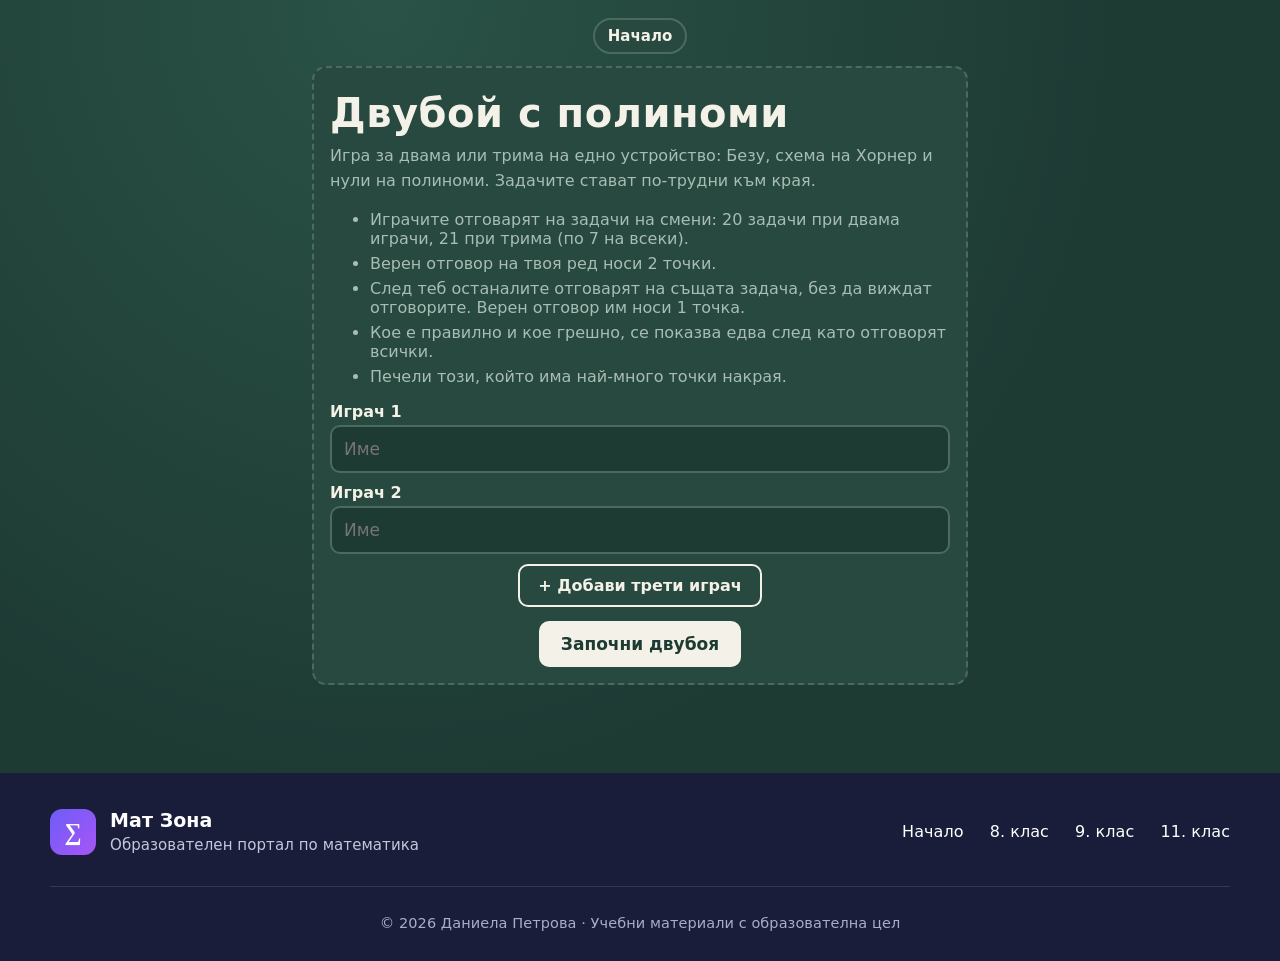
<file: igri/dvuboj-s-polinomi.html>
<!DOCTYPE html>
<html lang="bg">
<head>
<meta charset="utf-8">
<meta name="viewport" content="width=device-width, initial-scale=1">
<title>Двубой с полиноми</title>
<style>
:root{--bd:#1d3a33;--bd2:#27493f;--chalk:#f4f1e8;--mute:#a9bdb4;--p0:#ffd84d;--p1:#ff8fb1;--p2:#8fd3ff;--ok:#6fe3a0;--bad:#ff7a7a;--line:#4b6b60}
*{box-sizing:border-box}
body{margin:0;min-height:100vh;background:var(--bd);color:var(--chalk);font-family:"Trebuchet MS","Segoe UI",system-ui,sans-serif;
background-image:radial-gradient(ellipse at 30% 0,#2a5246 0,transparent 60%)}
main{max-width:680px;margin:0 auto;padding:12px}
h1{font-size:clamp(26px,7vw,40px);margin:6px 0 8px;letter-spacing:.5px}
p{line-height:1.55;color:var(--mute);margin:8px 0}
.panel{background:var(--bd2);border:2px dashed var(--line);border-radius:14px;padding:16px;margin-bottom:12px}
.hidden{display:none}
input{width:100%;font:inherit;font-size:17px;padding:12px;border-radius:10px;border:2px solid var(--line);background:var(--bd);color:var(--chalk);margin:4px 0 10px}
label{font-weight:700}
button{font:inherit;cursor:pointer;touch-action:manipulation;-webkit-tap-highlight-color:transparent}
.btn{background:var(--chalk);color:var(--bd);border:0;border-radius:10px;padding:13px 22px;font-weight:800;font-size:17px}
.btn:focus-visible,.opt:focus-visible{outline:3px solid var(--p0);outline-offset:2px}
.score{display:grid;grid-template-columns:repeat(var(--k,2),minmax(0,1fr));gap:10px;margin-bottom:12px}
.pl{border:3px solid var(--line);border-radius:12px;padding:8px 12px;text-align:center;opacity:.65}
.pl.on{opacity:1}
.pl b{display:block;font-size:15px;overflow:hidden;text-overflow:ellipsis;white-space:nowrap}
.pl span{font-size:30px;font-weight:800}
#pl0{color:var(--p0)}#pl0.on{border-color:var(--p0)}
#pl1{color:var(--p1)}#pl1.on{border-color:var(--p1)}
#pl2{color:var(--p2)}#pl2.on{border-color:var(--p2)}
.tug{height:14px;border-radius:8px;overflow:hidden;display:flex;margin:-2px 0 12px;border:2px solid var(--line)}
.tug.hidden{display:none}
.tug i{display:block;transition:width .4s}
#t0{background:var(--p0)}#t1{background:var(--p1)}
.turn{font-size:18px;font-weight:800;margin:0 0 6px}
.task{margin:0 0 6px;color:var(--chalk)}
.poly{font-size:clamp(19px,5vw,28px);font-weight:700;margin:6px 0 10px;word-break:break-word;font-family:Georgia,"Times New Roman",serif}
sup{font-size:.62em;line-height:0}
.hz{border-collapse:collapse;margin:6px 0 12px;width:100%;table-layout:fixed;font-size:clamp(15px,4vw,20px);text-align:center}
.hz td{border:2px solid var(--line);padding:8px 2px}
.hz td.l{width:26%;font-size:.7em;color:var(--mute)}
.hz td.q{background:var(--p0);color:var(--bd);font-weight:800}
.opts{display:grid;grid-template-columns:1fr 1fr;gap:10px}
.opt{background:var(--bd);color:var(--chalk);border:2px solid var(--chalk);border-radius:10px;padding:16px 6px;font-size:20px;font-weight:800}
.opt:disabled{cursor:default;opacity:.55}
.opt.ok{background:var(--ok);color:var(--bd);border-color:var(--ok);opacity:1}
.opt.bad{background:var(--bad);color:var(--bd);border-color:var(--bad);opacity:1}
.fb{margin-top:12px;padding:10px 12px;border-left:6px solid var(--mute);background:var(--bd);border-radius:8px;line-height:1.5}
.fb.good{border-color:var(--ok)}.fb.wrong{border-color:var(--bad)}
.rules li{margin:6px 0;color:var(--mute)}
.mid{text-align:center}
.fnav{display:flex;flex-wrap:wrap;justify-content:center;gap:8px;margin:0 0 12px}
.fnav a{display:inline-block;padding:7px 13px;border-radius:999px;border:2px solid var(--line);background:var(--bd2);color:var(--chalk);font-weight:700;font-size:15px;text-decoration:none}
.fnav a:hover,.fnav a:focus-visible{border-color:var(--p0);color:var(--p0);outline:none}
.fnav .sep{display:none}
.fnav-top{margin:6px 0 12px}
.report{background:#fff;color:#1b1b1b;border-radius:12px;padding:18px;margin:14px 0;text-align:left;font-family:"Segoe UI",Arial,sans-serif}
.report h2{margin:0 0 4px;font-size:22px;color:#1d3a33}
.report .meta{color:#555;font-size:13px;margin:0 0 12px}
.report .tot{display:grid;grid-template-columns:repeat(var(--k,2),minmax(0,1fr));gap:10px;margin-bottom:12px}
.report .tot div{border:2px solid #1d3a33;border-radius:10px;padding:8px;text-align:center}
.report .tot b{display:block;font-size:15px;word-break:break-word}
.report .tot span{font-size:26px;font-weight:800}
.report .tot .w{background:#fff3b8}
.report .win{font-weight:800;font-size:17px;margin:0 0 12px;color:#1d3a33}
.rwrap{overflow-x:auto}
.rt{border-collapse:collapse;width:100%;min-width:540px;font-size:13px;line-height:1.35}
.rt th,.rt td{border:1px solid #9fb3ab;padding:5px 6px;vertical-align:top}
.rt th{background:#1d3a33;color:#fff;text-align:center}
.rt td.c{text-align:center;white-space:nowrap}
.rt tr{page-break-inside:avoid;break-inside:avoid}
.rt .ok{color:#137a3e;font-weight:700}.rt .bad{color:#c0392b;font-weight:700}
.rt .pz{font-family:Georgia,"Times New Roman",serif;font-weight:700;display:block;margin-top:2px}
.rt .st{font-size:11px;color:#777}
.rt tfoot td{font-weight:800;background:#eef3f1}
.report .note{font-size:12px;color:#555;margin:10px 0 0}
.report.pdfmode{width:auto;margin:0;border-radius:0;padding:4px}
.report.pdfmode .rwrap{overflow:visible}
.ebtns{display:flex;flex-wrap:wrap;justify-content:center;gap:10px;margin-top:6px}
.btn.alt{background:transparent;color:var(--chalk);border:2px solid var(--chalk)}
#add3{margin:0 0 14px;padding:10px 18px;font-size:16px}
@media print{body{background:#fff}body *{visibility:hidden}#report,#report *{visibility:visible}#report{position:absolute;left:0;top:0;width:100%;margin:0}.rwrap{overflow:visible}}
@media (max-width:420px){main{padding:8px}.panel{padding:12px}.opt{font-size:18px}}
</style>
<link rel="stylesheet" href="../footer.css?v=20261126m">
</head>
<body>
<main>
<nav class="fnav fnav-top" aria-label="Главно меню">
  <a href="../index.html">Начало</a>
</nav>
<section class="panel" id="setup">
 <h1>Двубой с полиноми</h1>
 <p>Игра за двама или трима на едно устройство: Безу, схема на Хорнер и нули на полиноми. Задачите стават по-трудни към края.</p>
 <ul class="rules">
  <li>Играчите отговарят на задачи на смени: 20 задачи при двама играчи, 21 при трима (по 7 на всеки).</li>
  <li>Верен отговор на твоя ред носи 2 точки.</li>
  <li>След теб останалите отговарят на същата задача, без да виждат отговорите. Верен отговор им носи 1 точка.</li>
  <li>Кое е правилно и кое грешно, се показва едва след като отговорят всички.</li>
  <li>Печели този, който има най-много точки накрая.</li>
 </ul>
 <label for="n0">Играч 1</label><input id="n0" maxlength="14" placeholder="Име" autocomplete="off">
 <label for="n1">Играч 2</label><input id="n1" maxlength="14" placeholder="Име" autocomplete="off">
 <div id="p3" class="hidden"><label for="n2">Играч 3</label><input id="n2" maxlength="14" placeholder="Име" autocomplete="off"></div>
 <div class="mid"><button class="btn alt" id="add3" type="button">+ Добави трети играч</button></div>
 <div class="mid"><button class="btn" id="go">Започни двубоя</button></div>
</section>

<section class="hidden" id="game">
 <div class="score" id="score">
  <div class="pl on" id="pl0"><b id="nm0"></b><span id="sc0">0</span></div>
  <div class="pl" id="pl1"><b id="nm1"></b><span id="sc1">0</span></div>
  <div class="pl hidden" id="pl2"><b id="nm2"></b><span id="sc2">0</span></div>
 </div>
 <div class="tug" id="tug" aria-hidden="true"><i id="t0" style="width:50%"></i><i id="t1" style="width:50%"></i></div>
 <div class="panel">
  <p class="turn" id="turn"></p>
  <p class="task" id="task"></p>
  <div class="poly" id="poly"></div>
  <div id="ht"></div>
  <div class="opts" id="opts"></div>
  <div class="fb hidden" id="fb" role="status"></div>
  <div class="mid hidden" id="nx" style="margin-top:12px"><button class="btn" id="next">Следваща задача</button></div>
 </div>
 <p class="mid" id="rd"></p>
</section>

<section class="panel mid hidden" id="end">
 <h1 id="win"></h1>
 <p id="fin"></p>
 <div class="report" id="report"></div>
 <div class="ebtns">
  <button class="btn" id="pdf">Запази в PDF</button>
  <button class="btn alt hidden" id="share">Изпрати PDF</button>
  <button class="btn alt hidden" id="teach">Изпрати на учителя</button>
  <button class="btn alt" id="again">Нов двубой</button>
 </div>
 <p id="pmsg" role="status"></p>
</section>
</main>
<footer class="site-footer">
  <div class="sf-inner">
    <div class="sf-top">
      <div class="sf-brand">
        <div class="sf-logo" aria-hidden="true">∑</div>
        <div class="sf-brand-text">
          <div class="sf-name">Мат Зона</div>
          <div class="sf-tagline">Образователен портал по математика</div>
        </div>
      </div>
      <ul class="sf-links" aria-label="Навигация във футъра">
        <li><a href="../index.html">Начало</a></li>
        <li><a href="../8-klas/index.html">8. клас</a></li>
        <li><a href="../9-klas/index.html">9. клас</a></li>
        <li><a href="../11-klas/index.html">11. клас</a></li>
      </ul>
    </div>
    <div class="sf-copy">© 2026 Даниела Петрова · Учебни материали с образователна цел</div>
  </div>
</footer>

<script>
const $=id=>document.getElementById(id);
const sp={2:'²',3:'³',4:'⁴'};
const rnd=(a,b)=>Math.floor(Math.random()*(b-a+1))+a;
const pick=a=>a[rnd(0,a.length-1)];
const shuffle=a=>{for(let i=a.length-1;i>0;i--){const j=rnd(0,i);[a[i],a[j]]=[a[j],a[i]]}return a};
const M=n=>String(n).replace('-','−');
const sg=a=>a===0?'x':`(x ${a>0?'−':'+'} ${Math.abs(a)})`;

function fmt(c,pi){
  const n=c.length-1;let s='';
  c.forEach((v,i)=>{
    const p=n-i;if(v===0&&i!==pi)return;
    let t,neg=false;
    if(i===pi)t='k'+(p>0?'x'+(p>1?sp[p]:''):'');
    else{neg=v<0;const a=Math.abs(v);t=(a===1&&p>0?'':a)+(p>0?'x'+(p>1?sp[p]:''):'')}
    s+=s===''?(neg?'−':'')+t:(neg?' − ':' + ')+t;
  });
  return s||'0';
}
const horner=(c,x)=>c.reduce((r,v)=>r*x+v,0);
function hornerRow(c,a){const b=[c[0]];for(let i=1;i<c.length;i++)b.push(a*b[i-1]+c[i]);return b}
function fromRoots(r){let c=[1];r.forEach(a=>{const n=[...c,0];for(let i=0;i<c.length;i++)n[i+1]-=a*c[i];c=n});return c}
function distinct(k){const s=new Set();while(s.size<k)s.add(rnd(-4,4));return[...s]}
function options(ans,near){
  const s=new Set([ans]);near.forEach(v=>{if(s.size<4&&v!==ans)s.add(v)});
  let d=1;while(s.size<4){s.add(ans+pick([-1,1])*rnd(1,3+d));d++}
  return shuffle([...s]);
}
function randPoly(deg){const c=[pick([1,1,2])];for(let i=1;i<=deg;i++)c.push(rnd(-5,5));return c}

function qBezout(L){
  const c=randPoly(L>=3?4:3),a=pick([-3,-2,-1,1,2,3]),ans=horner(c,a);
  return{task:`Намери остатъка при деление на P(x) с ${sg(a)}. Помощ: теорема на Безу.`,c,ans,
    opts:options(ans,[horner(c,-a),c[c.length-1],ans+rnd(1,4)]),
    why:`Безу: остатъкът е P(a). Тук P(${M(a)}) = ${M(ans)}.`};
}
function qHorner(L){
  const c=randPoly(L>=3?4:3),a=pick([-3,-2,-1,1,2,3]),b=hornerRow(c,a),j=rnd(1,c.length-1),ans=b[j];
  return{task:`Схемата на Хорнер дели P(x) на ${sg(a)}. Кое число липсва на мястото на ?`,c,ans,ht:{c,a,b,j},
    opts:options(ans,[c[j]-a*b[j-1],ans+a,ans-1]),
    why:`Всяко число в долния ред е (предишното число × ${M(a)}) + коефициента над него: (${M(b[j-1])})·(${M(a)}) + (${M(c[j])}) = ${M(ans)}. Последното число е остатъкът P(${M(a)}).`};
}
function qZero(L){
  const r=distinct(L>=3?4:L>=2?3:2),c=fromRoots(r),ans=pick(r),w=[];
  for(let x=-6;x<=6;x++)if(horner(c,x)!==0)w.push(x);
  return{task:'Кое от числата е нула на полинома? Помощ: провери със схема на Хорнер, остатъкът трябва да е 0.',c,ans,
    opts:shuffle([ans,...shuffle(w).slice(0,3)]),
    why:`P(${M(ans)}) = 0. Полиномът се разлага като ${r.map(sg).join('')}, т.е. нулите му са ${r.map(M).join(', ')}.`};
}
function qParam(){
  const a=pick([-2,-1,1,2]),k=rnd(-4,4),m=rnd(-5,5),n=-(a**3+k*a*a+m*a),c=[1,k,m,n];
  return{task:`Числото ${M(a)} е нула на P(x). Намери k.`,c,pi:1,ans:k,opts:options(k,[-k,k+1,k-1]),
    why:`Нула означава P(${M(a)}) = 0. От това уравнение k = ${M(k)}.`};
}
function qQuot(L){
  const k=L>=3?4:3,r=distinct(k),c=fromRoots(r),a=pick(r.filter(v=>v!==0)),b=hornerRow(c,a),Q=b.slice(0,k),ans=Q[k-2];
  return{task:`Числото ${M(a)} е нула на P(x). Схемата на Хорнер за ${sg(a)} дава частното Q(x). Намери коефициента пред x в Q(x).`,c,ans,
    opts:options(ans,[Q[k-1],-ans,ans+1]),
    why:`Долният ред на схемата е ${b.map(M).join(', ')}. Последното число 0 е остатъкът, а останалите са коефициентите на частното Q(x) = ${fmt(Q)}.`};
}
function qExpand(){
  const r=distinct(3),c=fromRoots(r);
  return{task:'Разкрий скобите и намери коефициента пред x в получения полином.',show:'P(x) = '+r.map(sg).join(''),c,ans:c[2],
    opts:options(c[2],[-c[2],c[1],c[3]]),
    why:`Коефициентът пред x е сумата от произведенията на нулите по две: (${M(r[0]*r[1])}) + (${M(r[0]*r[2])}) + (${M(r[1]*r[2])}) = ${M(c[2])}. Полиномът е ${fmt(c)}.`};
}
function qParamRem(){
  const a=pick([-2,-1,1,2]),k=rnd(-4,4),m=rnd(-5,5),n=rnd(-5,5),c=[1,k,m,n],r=horner(c,a);
  return{task:`Остатъкът при деление на P(x) с ${sg(a)} е ${M(r)}. Намери k.`,c,pi:1,ans:k,opts:options(k,[-k,k+1,k-1]),
    why:`По Безу P(${M(a)}) = ${M(r)}, тоест ${M(a**3+m*a+n)} + ${a*a}k = ${M(r)}, откъдето k = ${M(k)}.`};
}
function qRemQuad(){
  const a=pick([1,2,3]),p=pick([-4,-3,-2,-1,1,2,3,4]),q=rnd(-5,5),r1=p*a+q,r2=-p*a+q;
  return{task:`Остатъкът при деление на P(x) с (x − ${a}) е ${M(r1)}, а с (x + ${a}) е ${M(r2)}. При деление на P(x) с (x² − ${a*a}) остатъкът е R(x) = px + q. Намери p.`,show:'R(x) = px + q',ans:p,
    opts:options(p,[q,-p,p+1]),
    why:`P(x) и R(x) дават еднакви остатъци при деление с (x − ${a}) и (x + ${a}), затова ${a}p + q = ${M(r1)} и −${a}p + q = ${M(r2)}. Изваждаме: ${2*a}p = ${M(r1-r2)}, откъдето p = ${M(p)}.`};
}
function qMult(){
  const a=pick([-3,-2,-1,1,2,3]);let b=rnd(-4,4);while(b===a)b=rnd(-4,4);
  const c=fromRoots([a,a,b]),h1=hornerRow(c,a),Q=h1.slice(0,3),h2=hornerRow(Q,a);
  return{task:`Числото ${M(a)} е двукратна нула на P(x). Намери третата нула.`,c,ans:b,opts:options(b,[a,-b,b+1]),
    why:`Делим два пъти със схемата на Хорнер за ${sg(a)}. Първо получаваме ${h1.map(M).join(', ')}, после ${h2.map(M).join(', ')}. Остава x ${b>0?'−':'+'} ${Math.abs(b)}, тоест третата нула е ${M(b)}.`};
}
function gen(r){
  const L=r<6?1:r<13?2:3;
  let p=[qBezout,qHorner,qZero];
  if(L===2)p=[qBezout,qHorner,qZero,qParam,qQuot,qExpand,qHorner];
  if(L===3)p=[qBezout,qHorner,qZero,qQuot,qParamRem,qRemQuad,qMult,qMult,qRemQuad,qQuot,qExpand];
  return pick(p)(L);
}

// Връзка към Google Apps Script (уеб приложение), което праща PDF-а на учителя.
// Докато е празна, бутонът „Изпрати на учителя“ не се показва.
const TEACHER_URL='https://script.google.com/macros/s/AKfycbyiG7NDZZKULsHwE1he0khXmAkgyh6KOvcNoPtvl9WV48x6E9t6PcPKxK6VQeA1gfuXNA/exec';
let N=20;
const G={k:2,names:[],sc:[],round:0,q:null,asker:0,order:[],step:0,pick:[],log:[],t0:null};
const COL=['var(--p0)','var(--p1)','var(--p2)'];
const all=()=>[...Array(G.k).keys()];
function winners(){const b=Math.max(...G.sc);return all().filter(i=>G.sc[i]===b)}
function winText(){const w=winners();return w.length===G.k?'Равен резултат!':w.length>1?'Равен резултат: '+w.map(nm).join(' и '):'Победител: '+nm(w[0])}
const scoreText=sep=>all().map(i=>`${nm(i)}: ${G.sc[i]} т.`).join(sep);
const show=id=>['setup','game','end'].forEach(s=>$(s).classList.toggle('hidden',s!==id));
const nm=i=>G.names[i];

function scoreUI(){
  for(let i=0;i<3;i++){const on=i<G.k;$('pl'+i).classList.toggle('hidden',!on);
    if(on){$('sc'+i).textContent=G.sc[i];$('nm'+i).textContent=nm(i)}}
  $('score').style.setProperty('--k',G.k);
  $('tug').classList.toggle('hidden',G.k!==2);if(G.k!==2)return;
  const d=Math.max(-5,Math.min(5,G.sc[0]-G.sc[1]));const w=50+d*7;
  $('t0').style.width=w+'%';$('t1').style.width=(100-w)+'%';
}
function turnUI(who,txt){
  for(let i=0;i<3;i++)$('pl'+i).classList.toggle('on',who===i);
  const t=$('turn');t.textContent=txt;t.style.color=COL[who]||'var(--chalk)';
}
function start(){
  G.k=$('p3').classList.contains('hidden')?2:3;N=G.k===3?21:20;
  G.names=all().map(i=>$('n'+i).value.trim()||'Играч '+(i+1));
  G.sc=all().map(()=>0);G.round=0;G.log=[];G.t0=new Date();show('game');nextQ();
}
function renderOpts(list){
  const o=$('opts');o.innerHTML='';
  list.forEach(v=>{const b=document.createElement('button');b.className='opt';b.textContent=M(v);b.dataset.v=v;b.onclick=()=>answer(v);o.appendChild(b)});
}
function nextQ(){
  if(G.round>=N)return finish();
  const q=G.q=gen(G.round);G.asker=G.round%G.k;
  G.order=all().map(j=>(G.asker+j)%G.k);G.step=0;G.pick=all().map(()=>null);
  scoreUI();turnUI(G.asker,`Ред на ${nm(G.asker)}`);
  $('rd').textContent=`Задача ${G.round+1} от ${N}`;
  $('task').textContent=q.task;
  $('poly').innerHTML=q.show||('P(x) = '+fmt(q.c,q.pi));
  $('ht').innerHTML=q.ht?hornerTable(q.ht):'';
  renderOpts(q.opts);
  $('fb').classList.add('hidden');$('nx').classList.add('hidden');
}
function hornerTable({c,a,b,j}){
  return '<table class="hz"><tr><td class="l">x = '+M(a)+'</td>'+c.map(v=>'<td>'+M(v)+'</td>').join('')+
  '</tr><tr><td class="l">долен ред</td>'+b.map((v,i)=>i===j?'<td class="q">?</td>':'<td>'+M(v)+'</td>').join('')+'</tr></table>';
}
function answer(v){
  const q=G.q;if(G.step>=G.k)return;
  G.pick[G.order[G.step]]=v;G.step++;
  if(G.step>=G.k)return reveal();
  const nx=G.order[G.step],done=G.order.slice(0,G.step).map(nm);
  turnUI(nx,`${nm(nx)}, сега отговаряш ти`);
  renderOpts(shuffle([...q.opts]));
  const fb=$('fb');fb.className='fb';
  fb.textContent=`${done.join(' и ')} ${done.length>1?'отговориха':'отговори'}. Верният отговор ще се покаже, след като ${G.step===G.k-1?'отговориш и ти':'отговорят всички'}.`;
}
function reveal(){
  const q=G.q,a=G.asker,fb=$('fb');
  const pts=G.pick.map((p,i)=>p===q.ans?(i===a?2:1):0);
  pts.forEach((p,i)=>G.sc[i]+=p);
  G.log.push({n:G.round+1,task:q.task,poly:$('poly').textContent,ans:q.ans,asker:a,pick:[...G.pick],pts});
  document.querySelectorAll('.opt').forEach(b=>{
    b.disabled=true;const v=+b.dataset.v;
    if(v===q.ans)b.classList.add('ok');
    else if(G.pick.includes(v))b.classList.add('bad');
  });
  const line=i=>`${esc(nm(i))}: ${M(G.pick[i])} ${pts[i]?'✓ (+'+pts[i]+')':'✗'}`;
  fb.className='fb '+(pts.some(p=>p)?'good':'wrong');
  fb.innerHTML=`<b>Верният отговор е ${M(q.ans)}.</b><br>${G.order.map(line).join('<br>')}<br>${q.why}`;
  scoreUI();turnUI(-1,'Резултат от задачата');G.round++;
  $('next').textContent=G.round>=N?'Виж резултата':'Следваща задача';
  $('nx').classList.remove('hidden');$('next').focus();
}
function finish(){
  show('end');
  $('win').textContent=winText();
  $('fin').textContent=scoreText(' | ');
  buildReport();
  $('pmsg').textContent='';
  $('share').classList.toggle('hidden',!canShareFiles());
  $('teach').classList.toggle('hidden',!TEACHER_URL);$('teach').disabled=false;
}
const esc=t=>String(t).replace(/[&<>"]/g,c=>({'&':'&amp;','<':'&lt;','>':'&gt;','"':'&quot;'}[c]));
function buildReport(){
  const d=G.t0||new Date(),w=winners(),hl=i=>w.length<G.k&&w.includes(i)?'w':'';
  const date=d.toLocaleDateString('bg-BG')+' '+d.toLocaleTimeString('bg-BG',{hour:'2-digit',minute:'2-digit'});
  const cnt=i=>G.log.filter(r=>r.pick[i]===r.ans).length;
  const cell=(r,i)=>{const ok=r.pick[i]===r.ans;
    return `<td class="c"><span class="${ok?'ok':'bad'}">${M(r.pick[i])} ${ok?'✓':'✗'}</span><br>${r.pts[i]} т.${r.asker===i?'<br><span class="st">на ред</span>':''}</td>`};
  const rows=G.log.map(r=>`<tr><td class="c">${r.n}</td><td>${esc(r.task)}<span class="pz">${esc(r.poly)}</span></td><td class="c"><b>${M(r.ans)}</b></td>${all().map(i=>cell(r,i)).join('')}</tr>`).join('');
  $('report').innerHTML=`<h2>Двубой с полиноми – резултати</h2>
  <p class="meta">Мат Зона · ${esc(date)} · ${G.log.length} задачи</p>
  <div class="tot" style="--k:${G.k}">${all().map(i=>`<div class="${hl(i)}"><b>${esc(nm(i))}</b><span>${G.sc[i]} т.</span><br>${cnt(i)} верни от ${G.log.length}</div>`).join('')}</div>
  <p class="win">${esc(winText())}</p>
  <div class="rwrap"><table class="rt"><thead><tr><th>№</th><th>Задача</th><th>Верен отговор</th>${all().map(i=>`<th>${esc(nm(i))}</th>`).join('')}</tr></thead>
  <tbody>${rows}</tbody><tfoot><tr><td colspan="3">Общо точки</td>${all().map(i=>`<td class="c">${G.sc[i]} т.</td>`).join('')}</tr></tfoot></table></div>
  <p class="note">Точкуване: верен отговор на твоя ред („на ред“) – 2 т.; верен отговор на задача на друг играч – 1 т.</p>`;
}
function pdfName(){
  const d=G.t0||new Date(),z=n=>String(n).padStart(2,'0');
  const clean=t=>t.replace(/[\\/:*?"<>|\s]+/g,'_');
  return `dvuboj-${all().map(i=>clean(nm(i))).join('-')}-${d.getFullYear()}-${z(d.getMonth()+1)}-${z(d.getDate())}.pdf`;
}
let libP=null;
function loadLib(){
  if(window.html2pdf)return Promise.resolve();
  if(!libP)libP=new Promise((ok,no)=>{const s=document.createElement('script');
    s.src='https://cdnjs.cloudflare.com/ajax/libs/html2pdf.js/0.10.1/html2pdf.bundle.min.js';
    s.onload=ok;s.onerror=()=>{libP=null;no()};document.head.appendChild(s)});
  return libP;
}
async function makePdf(){
  await loadLib();
  const el=$('report'),sy=window.scrollY;el.classList.add('pdfmode');window.scrollTo(0,0);
  try{
    return await html2pdf().set({margin:[10,10,10,10],filename:pdfName(),image:{type:'jpeg',quality:0.95},
      html2canvas:{scale:2,backgroundColor:'#ffffff',scrollX:0,scrollY:0},
      jsPDF:{unit:'mm',format:'a4',orientation:'portrait'},pagebreak:{mode:['css','legacy'],avoid:'tr'}}).from(el).outputPdf('blob');
  }finally{el.classList.remove('pdfmode');window.scrollTo(0,sy)}
}
function canShareFiles(){
  try{return !!(navigator.canShare&&navigator.canShare({files:[new File([''],'a.pdf',{type:'application/pdf'})]}))}catch(e){return false}
}
async function savePdf(){
  const m=$('pmsg'),btn=$('pdf');btn.disabled=true;m.textContent='Създаване на PDF…';
  try{
    const blob=await makePdf(),url=URL.createObjectURL(blob),a=document.createElement('a');
    a.href=url;a.download=pdfName();document.body.appendChild(a);a.click();a.remove();
    setTimeout(()=>URL.revokeObjectURL(url),4000);
    m.textContent='PDF файлът е запазен: '+pdfName();
  }catch(e){
    m.textContent='Не успях да създам PDF директно. Отваря се прозорецът за печат – изберете „Запази като PDF“.';
    window.print();
  }finally{btn.disabled=false}
}
async function sharePdf(){
  const m=$('pmsg'),btn=$('share');btn.disabled=true;m.textContent='Подготовка за изпращане…';
  try{
    const blob=await makePdf(),file=new File([blob],pdfName(),{type:'application/pdf'});
    await navigator.share({files:[file],title:'Двубой с полиноми – резултати',text:scoreText(' | ')});
    m.textContent='';
  }catch(e){
    m.textContent=e&&e.name==='AbortError'?'':'Изпращането не успя. Запазете PDF файла и го изпратете ръчно.';
  }finally{btn.disabled=false}
}
$('pdf').onclick=savePdf;
$('share').onclick=sharePdf;
const toB64=blob=>new Promise((ok,no)=>{const r=new FileReader();r.onload=()=>ok(String(r.result).split(',')[1]);r.onerror=no;r.readAsDataURL(blob)});
function postForm(url,data){
  return new Promise(ok=>{
    const name='tf'+Date.now(),ifr=document.createElement('iframe'),f=document.createElement('form'),inp=document.createElement('input');
    ifr.name=name;ifr.style.display='none';
    f.method='POST';f.action=url;f.target=name;f.style.display='none';
    inp.type='hidden';inp.name='data';inp.value=data;f.appendChild(inp);
    document.body.append(ifr,f);
    let done=false;const fin=()=>{if(done)return;done=true;ok();setTimeout(()=>{ifr.remove();f.remove()},2000)};
    ifr.onload=fin;setTimeout(fin,25000);
    f.submit();
  });
}
async function sendTeacher(){
  const m=$('pmsg'),btn=$('teach');btn.disabled=true;m.textContent='Изпращане на учителя…';
  let stage='PDF';
  try{
    const pdf=await toB64(await makePdf());
    stage='връзка';
    // Праща се като обикновена HTML форма в скрит iframe: формите не се спират от CORS.
    await postForm(TEACHER_URL,JSON.stringify({filename:pdfName(),pdf,
        subject:'Двубой с полиноми: '+all().map(i=>`${nm(i)} ${G.sc[i]} т.`).join(' – '),
        text:`${scoreText('\n')}\n${winText()}\n\nПодробните отговори са в прикачения PDF.`}));
    m.textContent='Резултатите са изпратени на учителя ✓';
    btn.textContent='Изпратено ✓';
  }catch(e){
    m.textContent=`Изпращането не успя. Опитайте пак или запазете PDF файла. (${stage}: ${e&&e.message||e})`;
    btn.disabled=false;
  }
}
$('teach').onclick=sendTeacher;
$('go').onclick=start;
$('add3').onclick=()=>{const h=!$('p3').classList.toggle('hidden');
  $('add3').textContent=h?'− Махни третия играч':'+ Добави трети играч';if(h)$('n2').focus()};
$('next').onclick=nextQ;
$('again').onclick=()=>{$('teach').textContent='Изпрати на учителя';show('setup')};
</script>
<script src="../totop.js?v=20261126m" defer></script>
</body>
</html>
</file>
<file: math.css>
/* ===== Мат Зона — основни стилове =====
   <body class="home">  – начална страница (светла, а при тъмна тема на устройството – тъмна)
   <body class="klas">  – страници на класовете и игрите (светли)
   Футърът е в footer.css. */

*,*::before,*::after{box-sizing:border-box}
html{scroll-behavior:smooth}
body{margin:0;min-height:100vh;display:flex;flex-direction:column;-webkit-font-smoothing:antialiased}
main,.wrap{flex:1}
img,svg{max-width:100%}

/* =====================================================================
   НАЧАЛНА СТРАНИЦА
   ===================================================================== */
body.home{
  --bg:#f6f7fb;--surface:#fff;--text:#1f2937;--muted:#6b7280;--primary:#4f46e5;--border:#e5e7eb;
  --shadow:0 10px 30px rgba(31,41,55,.08);--shadow-hover:0 18px 40px rgba(79,70,229,.18);--radius:18px;
  --blue:#2563eb;--blue-soft:#dbeafe;--purple:#9333ea;--purple-soft:#f3e8ff;--green:#059669;--green-soft:#d1fae5;
  --orange:#ea580c;--orange-soft:#ffedd5;--amber:#b45309;--amber-soft:#fef3c7;--teal:#0d9488;--teal-soft:#ccfbf1;
  --hero-a:#4338ca;--hero-b:#7c3aed;--hero-c:#0e7490;
  font-family:"Nunito",system-ui,-apple-system,"Segoe UI",Roboto,sans-serif;font-size:1rem;line-height:1.6;color:var(--text);background:var(--bg)}
@media (prefers-color-scheme:dark){
  body.home{--bg:#0f1020;--surface:#1a1b2e;--text:#e5e7eb;--muted:#9ca3af;--primary:#818cf8;--border:#2d2f48;
    --shadow:0 10px 30px rgba(0,0,0,.35);--shadow-hover:0 18px 40px rgba(129,140,248,.2);
    --blue:#60a5fa;--blue-soft:rgba(96,165,250,.15);--purple:#c084fc;--purple-soft:rgba(192,132,252,.15);
    --green:#34d399;--green-soft:rgba(52,211,153,.15);--orange:#fb923c;--orange-soft:rgba(251,146,60,.15);
    --amber:#fbbf24;--amber-soft:rgba(251,191,36,.15);--teal:#2dd4bf;--teal-soft:rgba(45,212,191,.15);
    --hero-a:#1e1b4b;--hero-b:#3b0764;--hero-c:#083344}
}
.home a{color:var(--primary)}
.container{width:100%;max-width:1120px;margin:0 auto;padding:0 16px}

/* хедър */
.site-header{position:sticky;top:0;z-index:10;background:color-mix(in srgb,var(--surface) 85%,transparent);
  -webkit-backdrop-filter:blur(10px);backdrop-filter:blur(10px);border-bottom:1px solid var(--border)}
.header-inner{display:flex;align-items:center;justify-content:space-between;height:64px}
.logo{display:flex;align-items:center;gap:10px;text-decoration:none;color:var(--text)!important;font-size:1.25rem}
.logo-text strong{color:var(--primary)}
.logo-mark{display:inline-grid;place-items:center;width:38px;height:38px;border-radius:10px;flex-shrink:0;
  background:linear-gradient(135deg,#6366f1,#a855f7);color:#fff;font:700 1.25rem/1 Georgia,"Times New Roman",serif}
.main-nav{display:flex;gap:4px}
.main-nav a{text-decoration:none;color:var(--muted);font-weight:600;padding:8px 14px;border-radius:10px;transition:background .2s,color .2s}
.main-nav a:hover,.main-nav a:focus-visible{background:var(--bg);color:var(--primary);outline:none}

/* hero */
.hero{position:relative;overflow:hidden;isolation:isolate;padding:44px 0 60px;color:#fff;text-align:center;
  background:linear-gradient(125deg,var(--hero-a),var(--hero-b) 48%,var(--hero-c));background-size:220% 220%;
  animation:hero-shift 20s ease-in-out infinite alternate}
.hero::before,.hero::after{content:"";position:absolute;inset:0;z-index:-1;pointer-events:none}
.hero::before{background:radial-gradient(38rem 22rem at 12% 85%,rgba(45,212,191,.35),transparent 70%),
  radial-gradient(34rem 20rem at 88% 10%,rgba(244,114,182,.3),transparent 70%),
  radial-gradient(26rem 18rem at 50% 50%,rgba(255,255,255,.12),transparent 70%)}
.hero::after{background-image:linear-gradient(rgba(255,255,255,.07) 1px,transparent 1px),linear-gradient(90deg,rgba(255,255,255,.07) 1px,transparent 1px);
  background-size:32px 32px;-webkit-mask-image:radial-gradient(ellipse at center,#000 30%,transparent 75%);mask-image:radial-gradient(ellipse at center,#000 30%,transparent 75%)}
.hero-bg{position:absolute;inset:0;z-index:-1;overflow:hidden;pointer-events:none}
.sym{position:absolute;left:var(--x);top:var(--y);font:italic 700 var(--s)/1 Georgia,"Times New Roman",serif;white-space:nowrap;
  color:rgba(255,255,255,.2);animation:sym-float var(--t) ease-in-out var(--d) infinite;will-change:transform}
.sym--chip{padding:.3em .6em;border:1.5px solid rgba(255,255,255,.22);border-radius:.5em;background:rgba(255,255,255,.06);font-style:normal}
.hero-inner{position:relative;display:grid;grid-template-columns:clamp(150px,16vw,210px) minmax(0,1fr) clamp(160px,17vw,225px);
  grid-template-areas:"teacher text class";align-items:center;gap:clamp(16px,3vw,48px);max-width:1180px}
.hero-text{grid-area:text;position:relative;z-index:1}
.hero-art{align-self:end;filter:drop-shadow(0 14px 22px rgba(15,10,60,.35))}
.hero-art svg{display:block;width:100%;height:auto;overflow:visible}
.hero-art--teacher{grid-area:teacher}
.hero-art--class{grid-area:class}
.hero-badge{display:inline-block;margin:0 0 18px;padding:6px 16px;border-radius:999px;background:rgba(255,255,255,.14);
  border:1px solid rgba(255,255,255,.3);color:#fff;font-weight:700;font-size:.9rem;-webkit-backdrop-filter:blur(6px);backdrop-filter:blur(6px)}
.hero h1{margin:0 0 16px;font-size:clamp(1.8rem,3.6vw,3rem);line-height:1.15;font-weight:800;text-shadow:0 4px 24px rgba(15,10,60,.35);text-wrap:balance}
.accent{background:linear-gradient(90deg,#fde68a,#f9a8d4,#a5f3fc,#fde68a);background-size:300% 100%;-webkit-background-clip:text;background-clip:text;
  color:transparent;white-space:nowrap;animation:accent-flow 8s linear infinite}
.hero-lead{margin:0 auto 26px;max-width:500px;font-size:clamp(1.02rem,1.6vw,1.18rem);color:rgba(255,255,255,.88)}
.hero-wave{position:absolute;left:0;bottom:-1px;width:100%;height:44px;fill:var(--bg);pointer-events:none}

/* бутони */
.btn{display:inline-flex;align-items:center;justify-content:center;gap:6px;font:inherit;font-weight:700;text-decoration:none;border-radius:12px;
  padding:12px 22px;transition:transform .2s,box-shadow .2s,filter .2s;cursor:pointer}
.btn:focus-visible{outline:3px solid var(--primary);outline-offset:3px}
.btn-lg{padding:14px 30px;font-size:1.05rem}
.home .btn-hero{position:relative;overflow:hidden;background:#fff;color:#4338ca;box-shadow:0 10px 28px rgba(15,10,60,.35),0 0 0 6px rgba(255,255,255,.14)}
.btn-hero::after{content:"";position:absolute;inset:0;background:linear-gradient(110deg,transparent 30%,rgba(99,102,241,.22) 50%,transparent 70%);
  transform:translateX(-120%);animation:btn-shine 4.5s ease-in-out 1.5s infinite}
.btn-hero:hover{transform:translateY(-3px)}
.btn-hero:focus-visible{outline-color:#fff}
.btn-arrow{display:inline-block;animation:arrow-bounce 1.6s ease-in-out infinite}

/* карти с курсове */
.lessons{padding:64px 0}
.section-title{margin:0;text-align:center;font-size:clamp(1.6rem,4vw,2.2rem);font-weight:800}
.section-subtitle{margin:8px 0 40px;text-align:center;color:var(--muted)}
.cards{display:grid;grid-template-columns:repeat(auto-fit,minmax(240px,1fr));gap:24px}
.card{--accent:var(--primary);--accent-soft:var(--bg);position:relative;display:flex;flex-direction:column;padding:28px;background:var(--surface);
  border:1px solid var(--border);border-radius:var(--radius);box-shadow:var(--shadow);transition:transform .25s,box-shadow .25s;overflow:hidden}
.card::before{content:"";position:absolute;inset:0 0 auto 0;height:5px;background:var(--accent)}
.card:hover{transform:translateY(-6px);box-shadow:var(--shadow-hover)}
.card--blue{--accent:var(--blue);--accent-soft:var(--blue-soft)}
.card--purple{--accent:var(--purple);--accent-soft:var(--purple-soft)}
.card--green{--accent:var(--green);--accent-soft:var(--green-soft)}
.card--orange{--accent:var(--orange);--accent-soft:var(--orange-soft)}
.card--amber{--accent:var(--amber);--accent-soft:var(--amber-soft)}
.card--teal{--accent:var(--teal);--accent-soft:var(--teal-soft)}
.card-icon{display:grid;place-items:center;width:60px;height:60px;margin-bottom:18px;border-radius:16px;background:var(--accent-soft);font-size:1.9rem}
.card-tag{align-self:flex-start;padding:3px 12px;border-radius:999px;background:var(--accent-soft);color:var(--accent);font-weight:700;font-size:.85rem}
.card h3{margin:12px 0 8px;font-size:1.3rem;font-weight:800;line-height:1.3}
.card p{margin:0 0 24px;color:var(--muted);flex:1}
.home .btn-card{align-self:stretch;background:var(--accent);color:#fff}
.btn-card:hover{transform:translateY(-2px);filter:brightness(1.08)}
@media (prefers-color-scheme:dark){.home .btn-card{color:#0f1020}}

/* за портала */
.about{padding:16px 0 8px}
.about-grid{display:grid;grid-template-columns:repeat(auto-fit,minmax(220px,1fr));gap:20px}
.about-item{padding:24px;text-align:center;border-radius:var(--radius);background:var(--surface);border:1px dashed var(--border)}
.about-icon{font-size:2rem}
.about-item h3{margin:8px 0 4px;font-size:1.1rem}
.about-item p{margin:0;color:var(--muted);font-size:.95rem}

/* =====================================================================
   СТРАНИЦИ НА КЛАСОВЕТЕ
   ===================================================================== */
body.klas{--bg:#f7f8fa;--card:#fff;--ink:#1c2333;--text:#3b4558;--muted:#5a6477;--faint:#8a93a6;--line:#e3e7ee;--soft:#f3f5f9;
  --accent:#4f46e5;--accent-hover:#4338ca;--accent-soft:#eef0ff;
  --shadow-xs:0 1px 2px rgba(16,24,40,.05);--shadow-sm:0 4px 14px rgba(16,24,40,.07);--shadow-md:0 14px 34px rgba(16,24,40,.12);
  --totop:#4f46e5;
  font-family:'Inter',system-ui,-apple-system,'Segoe UI',Roboto,Arial,sans-serif;font-size:.9375rem;line-height:1.75;color:var(--text);
  background:radial-gradient(56rem 34rem at 0% 100%,rgba(205,218,240,.34),transparent 64%),
    radial-gradient(50rem 32rem at 100% 100%,rgba(226,235,226,.32),transparent 64%),var(--bg);background-attachment:fixed}
/* почти невидими математически символи на заден план */
body.klas::before{content:"";position:fixed;inset:0;z-index:-1;pointer-events:none;opacity:.9;
  background:url("data:image/svg+xml,%3Csvg xmlns='http://www.w3.org/2000/svg' width='520' height='520'%3E%3Cg font-family='Georgia,serif' font-style='italic' font-weight='700' fill='%236b7fa3' fill-opacity='0.16'%3E%3Ctext x='20' y='90' font-size='46' transform='rotate(-8 20 90)'%3Ef(x)%3C/text%3E%3Ctext x='300' y='70' font-size='40' transform='rotate(6 300 70)'%3E%CF%80%3C/text%3E%3Ctext x='380' y='230' font-size='44' transform='rotate(-5 380 230)'%3E%E2%88%9Ax%3C/text%3E%3Ctext x='60' y='300' font-size='42' transform='rotate(7 60 300)'%3Ex%C2%B2%3C/text%3E%3Ctext x='210' y='420' font-size='48' transform='rotate(-6 210 420)'%3E%E2%88%91%3C/text%3E%3Ctext x='400' y='470' font-size='36' transform='rotate(5 400 470)'%3E%CE%94%3C/text%3E%3Ctext x='180' y='200' font-size='26' fill-opacity='0.12'%3Ea%C2%B2%2Bb%C2%B2%3C/text%3E%3C/g%3E%3C/svg%3E") 0 0/520px 520px}
.klas a{color:inherit}

/* хедър: пастелен градиент + илюстрации */
.klas header.kh{position:relative;isolation:isolate;display:grid;grid-template-columns:auto minmax(0,1fr) auto;grid-template-areas:"g t c";
  align-items:end;column-gap:clamp(16px,3vw,48px);color:var(--ink);padding:clamp(22px,2.8vw,36px) max(clamp(20px,4vw,56px),calc((100% - 1180px)/2)) 0}
.klas header.kh::before{content:"";position:absolute;inset:0;z-index:-1;
  background:radial-gradient(38rem 17rem at 6% 30%,rgba(210,224,250,.95),transparent 66%),
    radial-gradient(34rem 16rem at 50% -8%,rgba(232,226,248,.95),transparent 66%),
    radial-gradient(38rem 17rem at 100% 40%,rgba(210,236,238,.95),transparent 66%),
    radial-gradient(28rem 14rem at 76% 105%,rgba(250,232,224,.8),transparent 66%),
    linear-gradient(120deg,#f2effa 0%,#e9f0fb 50%,#ebf5f1 100%);
  -webkit-mask-image:linear-gradient(to bottom,#000 0,#000 70%,transparent 100%);mask-image:linear-gradient(to bottom,#000 0,#000 70%,transparent 100%)}
.kh .ht{grid-area:t;align-self:center;text-align:center;padding-bottom:clamp(22px,3vw,44px)}
.kh h1{margin:0;font-weight:700;letter-spacing:-.015em;line-height:1.2;font-size:clamp(1.8rem,3vw,2.4rem);color:var(--ink);text-wrap:balance}
.kh .ht p{margin:8px 0 0;color:var(--muted);font-size:clamp(.82rem,1vw,.92rem);text-wrap:balance}
.kh .hd-art{display:flex;align-items:flex-end}
.kh .hd-art svg{display:block;height:clamp(96px,10vw,128px);width:auto;max-width:100%;overflow:visible}
.kh .hd-girl{grid-area:g;justify-self:start}
.kh .hd-class{grid-area:c;justify-self:end}

.klas .wrap{display:flex;flex-direction:column;gap:28px;width:100%;max-width:1200px;margin:20px auto 0;padding:0 20px}
/* меню с уроците */
.klas nav.lnav{align-self:center;display:flex;flex-wrap:wrap;justify-content:center;gap:2px;position:sticky;top:12px;z-index:20;padding:4px;border-radius:12px;
  background:rgba(255,255,255,.92);-webkit-backdrop-filter:blur(14px);backdrop-filter:blur(14px);border:1px solid var(--line);box-shadow:var(--shadow-sm)}
.lnav a{display:inline-flex;align-items:center;gap:7px;padding:9px 18px;border-radius:9px;color:var(--text);font-weight:600;font-size:.9rem;line-height:1.4;text-decoration:none;transition:background .15s,color .15s}
.lnav a:hover,.lnav a:focus-visible{background:#f2f4f7;color:var(--ink);outline:none}
.lnav .sep{display:none}

.klas .intro{position:relative;overflow:hidden;text-align:center;border-radius:14px;padding:clamp(24px,4vw,40px) clamp(20px,4vw,48px);
  background:rgba(255,255,255,.75);border:1px solid var(--line);box-shadow:var(--shadow-xs)}
.klas .intro h2{margin:0 0 12px;font-size:clamp(1.3rem,2.5vw,1.7rem);color:var(--ink)}
.klas .intro p{max-width:62ch;margin:0 auto;font-size:.95rem}
.klas .sec-title{margin:10px 0 -8px;text-align:center;font-size:1.15rem;font-weight:700;color:var(--ink);letter-spacing:-.01em}
.klas .sec-sub{margin:0 0 4px;text-align:center;font-size:.86rem;color:var(--muted)}
.klas .courses{display:grid;grid-template-columns:repeat(auto-fit,minmax(min(100%,290px),1fr));gap:22px}
.klas .course{display:flex;flex-direction:column;gap:12px;padding:28px 26px;border-radius:14px;background:var(--card);border:1px solid var(--line);
  box-shadow:var(--shadow-xs);text-decoration:none;color:var(--text);transition:transform .2s,box-shadow .2s,border-color .2s}
.klas a.course:hover,.klas a.course:focus-visible{transform:translateY(-3px);box-shadow:var(--shadow-md);border-color:#cfd5e0;outline:none}
.klas .course .ic{width:48px;height:48px;border-radius:12px;display:grid;place-items:center;background:var(--accent-soft);font-size:1.5rem}
.klas .course h3{margin:2px 0 0;font-size:1.15rem;color:var(--ink);font-weight:700;letter-spacing:-.01em}
.klas .course p{margin:0;font-size:.9rem;line-height:1.65}
.klas .course .tags{display:flex;flex-wrap:wrap;gap:6px;margin-top:2px}
.klas .course .tags span{padding:3px 10px;border-radius:99px;background:var(--soft);border:1px solid var(--line);font-size:.76rem;color:var(--muted);font-weight:500}
.klas .course .go{margin-top:auto;padding-top:8px;font-weight:600;font-size:.88rem;color:var(--accent)}
.klas .course.soon{border-style:dashed}
.klas .course.soon .go{color:var(--faint)}
.klas .profiles{padding:26px clamp(20px,4vw,36px);border-radius:14px;background:#fff;border:1px solid var(--line);box-shadow:var(--shadow-xs)}
.klas .profiles h3{margin:0 0 10px;font-size:1.08rem;color:var(--ink);font-weight:700}
.klas .profiles p{margin:0 0 10px;font-size:.93rem}
.klas .profiles p:last-child{margin-bottom:0}
.klas .facts{display:grid;grid-template-columns:repeat(auto-fit,minmax(min(100%,260px),1fr));gap:18px}
.klas .fact{padding:20px 22px;border-radius:12px;background:#fff;border:1px solid var(--line);box-shadow:var(--shadow-xs);transition:transform .2s,box-shadow .2s}
.klas .fact:hover{transform:translateY(-2px);box-shadow:var(--shadow-sm)}
.klas .fact .yr{display:inline-block;margin-bottom:8px;padding:2px 10px;border-radius:99px;background:var(--accent-soft);color:var(--accent);font-size:.78rem;font-weight:700}
.klas .fact b{display:block;margin-bottom:6px;color:var(--ink);font-size:.96rem;font-weight:700;line-height:1.4}
.klas .fact p{margin:0;font-size:.87rem;line-height:1.65}

/* =====================================================================
   АНИМАЦИИ НА ИЛЮСТРАЦИИТЕ
   ===================================================================== */
.t-head{transform-box:view-box;transform-origin:120px 72px;animation:head-sway 3.4s ease-in-out infinite}
.t-eyes,.s-eyes{transform-box:fill-box;transform-origin:center;animation:blink 4.6s infinite}
.t-write{animation:write 1.2s ease-in-out infinite}
.t-steam{opacity:0;animation:steam 2.2s ease-in-out var(--d,0s) infinite}
.t-plant{transform-box:fill-box;transform-origin:50% 100%;animation:plant-sway 5s ease-in-out infinite}
.t-sym{opacity:0;animation:sym-rise 3.6s ease-out var(--d,0s) infinite}
.t-line{stroke-dasharray:130;animation:line-draw 4s ease-in-out infinite}
.t-dot{opacity:0;animation:dot-in 4s ease-in-out infinite}
.st .s-head{transform-box:fill-box;transform-origin:50% 100%;animation:head-nod 3s ease-in-out var(--d) infinite}
.st .s-eyes{animation-delay:var(--d)}
.st .s-write{animation:write 1.3s ease-in-out var(--d) infinite}
.s-raise{transform:rotate(170deg) scale(.55);animation:raise-hand 9s ease-in-out 2s infinite}

@keyframes hero-shift{0%{background-position:0% 30%}100%{background-position:100% 70%}}
@keyframes sym-float{0%,100%{transform:translate3d(0,0,0) rotate(var(--r))}50%{transform:translate3d(8px,-26px,0) rotate(calc(var(--r) * -1))}}
@keyframes accent-flow{to{background-position:300% 0}}
@keyframes btn-shine{0%,60%{transform:translateX(-120%)}100%{transform:translateX(120%)}}
@keyframes arrow-bounce{0%,100%{transform:translateY(0)}50%{transform:translateY(3px)}}
@keyframes head-sway{0%,100%{transform:rotate(-2.5deg)}25%{transform:rotate(0) translateY(1px)}50%{transform:rotate(2.5deg)}75%{transform:rotate(0) translateY(1px)}}
@keyframes head-nod{0%,100%{transform:rotate(0)}30%{transform:rotate(-3deg) translateY(-1px)}60%{transform:rotate(2deg) translateY(.5px)}}
@keyframes blink{0%,93%,100%{transform:scaleY(1)}96%{transform:scaleY(.1)}}
@keyframes write{0%,100%{transform:translate(0,0)}25%{transform:translate(1.4px,-.6px)}50%{transform:translate(2.8px,0)}75%{transform:translate(1.4px,.6px)}}
@keyframes steam{0%{opacity:0;transform:translateY(3px)}50%{opacity:.9}100%{opacity:0;transform:translateY(-6px)}}
@keyframes plant-sway{0%,100%{transform:rotate(-3deg)}50%{transform:rotate(3deg)}}
@keyframes sym-rise{0%{opacity:0;transform:translate(0,0) scale(.8)}20%{opacity:1}100%{opacity:0;transform:translate(var(--dx),-28px) scale(1.1)}}
@keyframes line-draw{0%{stroke-dashoffset:130}45%,100%{stroke-dashoffset:0}}
@keyframes dot-in{0%,40%{opacity:0}50%,100%{opacity:1}}
@keyframes raise-hand{0%,55%,100%{transform:rotate(170deg) scale(.55)}63%,88%{transform:rotate(0)}70%,80%{transform:rotate(-10deg)}75%{transform:rotate(6deg)}}

/* =====================================================================
   АДАПТИВНОСТ
   ===================================================================== */
@media (max-width:760px){
  .hero{padding:36px 0 52px}
  .hero-inner{grid-template-columns:1fr 1fr;grid-template-areas:"text text" "teacher class";row-gap:20px;max-width:440px}
  .hero-art--teacher{justify-self:end;width:100%;max-width:175px}
  .hero-art--class{justify-self:start;width:100%;max-width:190px}
  .sym:nth-child(3n){display:none}
  .klas header.kh{grid-template-columns:1fr 1fr;grid-template-areas:"t t" "g c";row-gap:6px;padding-top:28px}
  .kh .ht{padding-bottom:10px}
  .kh .hd-art svg{height:auto;width:100%;max-width:170px}
}
@media (max-width:720px){.lessons{padding:48px 0}}
@media (max-width:480px){
  .logo{gap:8px}
  .logo-mark{width:34px;height:34px}
  .logo-text,.main-nav a{white-space:nowrap}
  .main-nav{gap:0}
  .main-nav a{padding:6px 8px;font-size:.88rem}
  .klas .wrap{padding:0 16px}
  .lnav a{padding:8px 12px}
}
@media (max-width:420px){.logo-text{font-size:1.1rem}.card{padding:22px}}
@media (max-width:340px){.logo-text{display:none}}
@media (prefers-reduced-motion:reduce){
  html{scroll-behavior:auto}
  *,*::before,*::after{animation:none!important;transition:none!important}
  .t-steam,.t-sym{opacity:0}
  .t-dot{opacity:1}
  .t-line{stroke-dasharray:none}
}
</file>
<file: footer.css>
/* Общ футър за всички страници на Мат Зона
   <footer class="site-footer"> … </footer> */
footer.site-footer{position:relative;z-index:1;clear:both;display:block;margin:64px 0 0;padding:36px 20px 26px;
  background:#1a1d3a;color:#c4c7dc;text-align:left;border:0;max-width:none;
  font:400 15px/1.5 'Inter',system-ui,-apple-system,'Segoe UI',Roboto,Arial,sans-serif;letter-spacing:.005em}
footer.site-footer *{box-sizing:border-box}
footer.site-footer .sf-inner{max-width:1180px;margin:0 auto}
footer.site-footer .sf-top{display:flex;flex-wrap:wrap;align-items:center;justify-content:space-between;gap:20px 32px;
  padding:0 0 30px;border-bottom:1px solid rgba(255,255,255,.12)}
footer.site-footer .sf-brand{display:flex;align-items:center;gap:14px;min-width:0}
footer.site-footer .sf-logo{flex:none;display:flex;align-items:center;justify-content:center;width:46px;height:46px;border-radius:12px;
  background:linear-gradient(135deg,#6d5df6,#a855f7);color:#fff;font:700 24px/1 Georgia,'Times New Roman',serif}
footer.site-footer .sf-brand-text{display:flex;flex-direction:column;gap:4px;min-width:0}
footer.site-footer .sf-name{display:block;margin:0;color:#fff;font-weight:700;font-size:19px;line-height:1.2}
footer.site-footer .sf-tagline{display:block;margin:0;color:#c4c7dc;font-size:15px;line-height:1.4;max-width:none}
footer.site-footer .sf-links{display:flex;flex-wrap:wrap;align-items:center;gap:8px 26px;margin:0;padding:0;list-style:none}
footer.site-footer .sf-links li{margin:0;padding:0;list-style:none;max-width:none}
footer.site-footer .sf-links li::before,footer.site-footer .sf-links li::marker{content:none}
footer.site-footer .sf-links a,
footer.site-footer .sf-links a:visited{display:inline;margin:0;padding:0;border:0;border-radius:0;background:none;box-shadow:none;
  color:#fff;text-decoration:none;font-weight:500;font-size:16px;line-height:1.5;white-space:nowrap}
footer.site-footer .sf-links a:hover,
footer.site-footer .sf-links a:focus-visible{background:none;color:#fff;text-decoration:underline;text-underline-offset:4px;outline:none}
footer.site-footer .sf-copy{margin:0;padding-top:26px;text-align:center;color:#a9adc6;font-size:14.5px;max-width:none}
@media (max-width:640px){
  footer.site-footer .sf-top{flex-direction:column;align-items:flex-start}
  footer.site-footer .sf-links{gap:8px 20px}
}
@media (prefers-color-scheme:dark){footer.site-footer{background:#0a0b17}}
@media print{footer.site-footer{display:none}}
</file>
